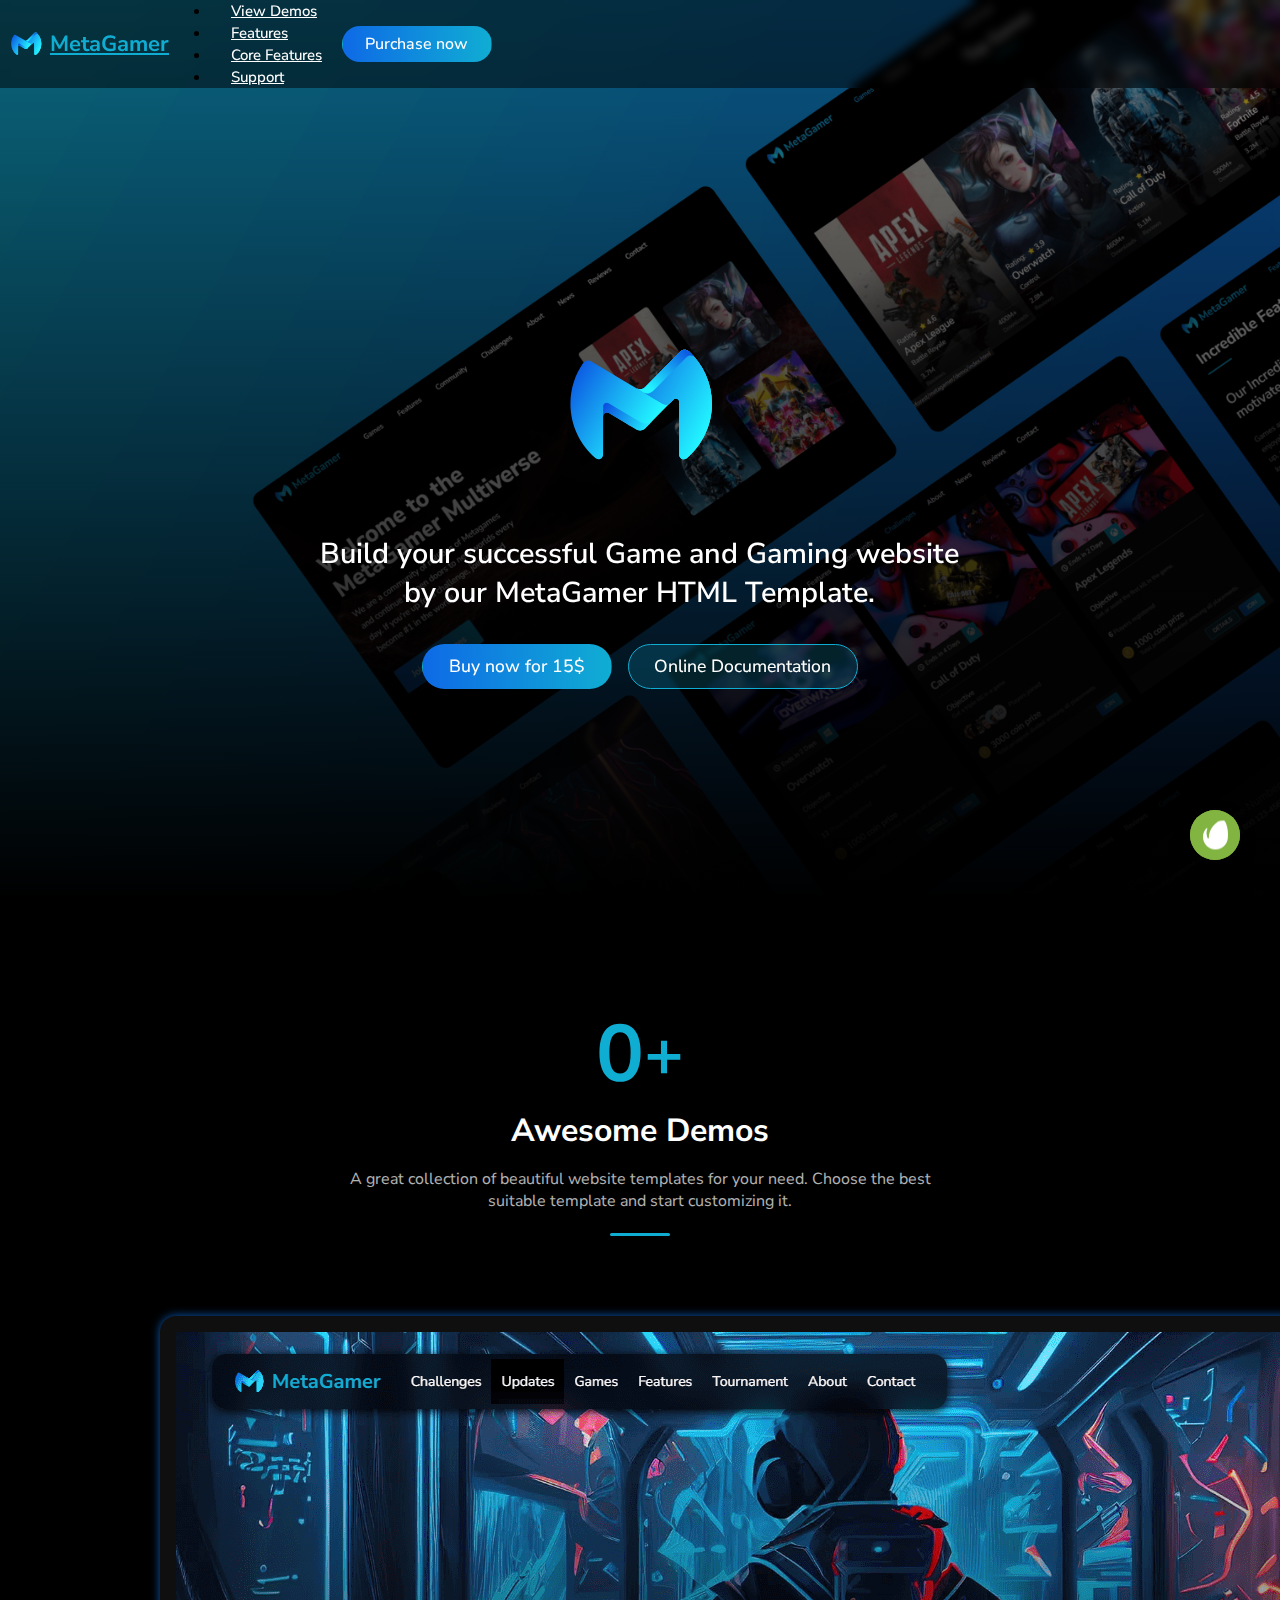
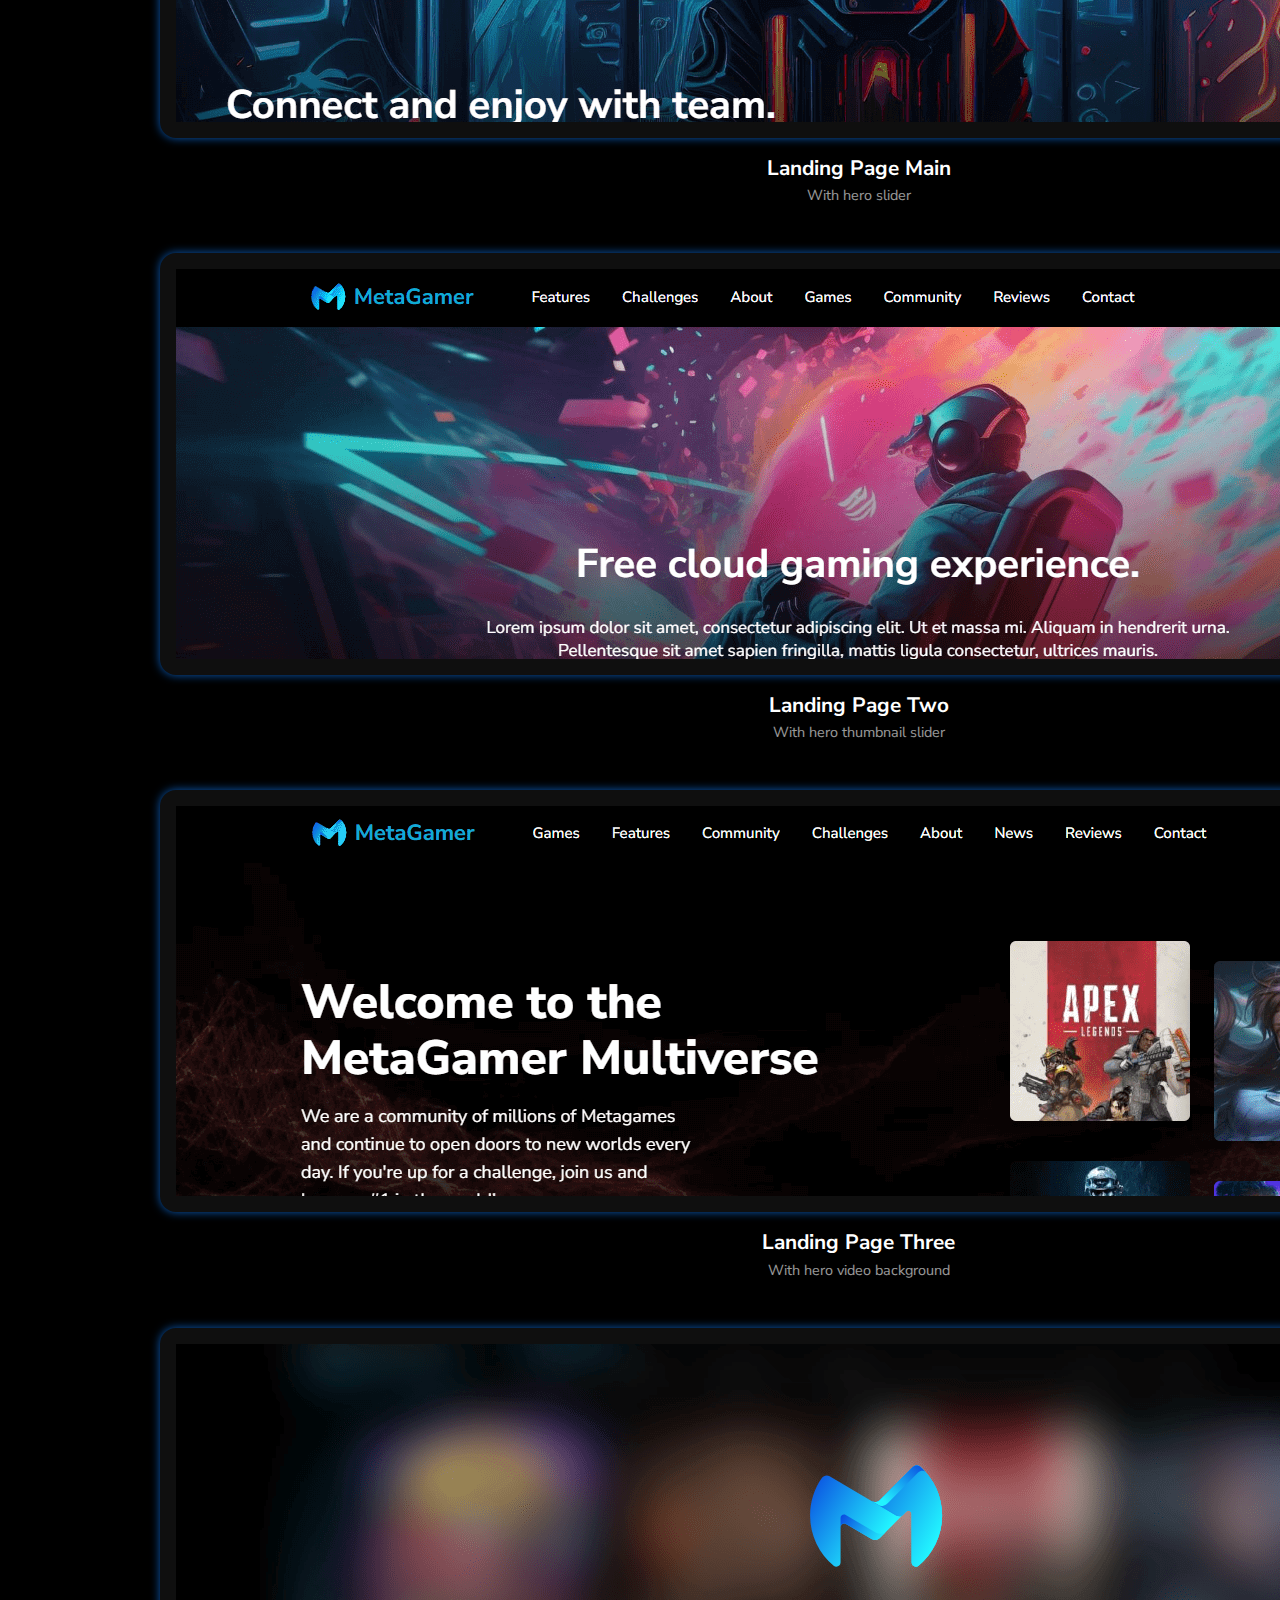
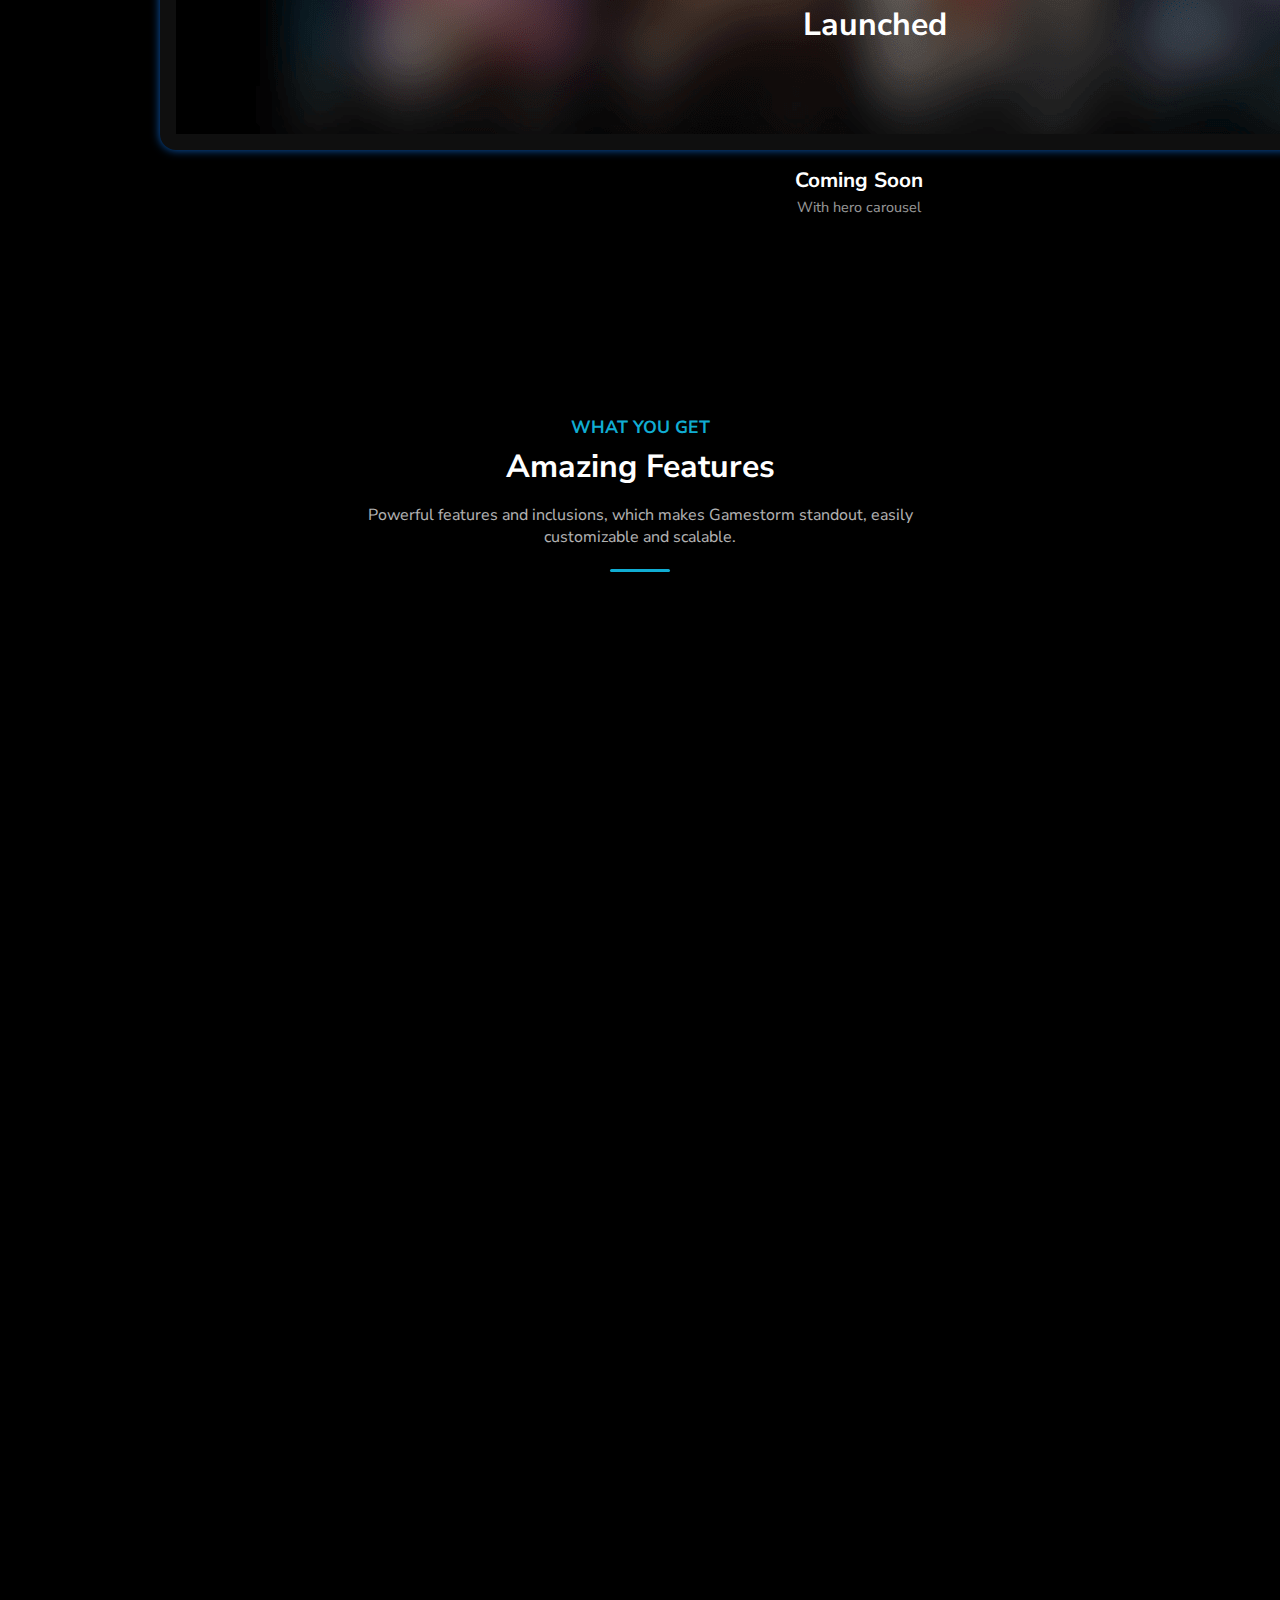
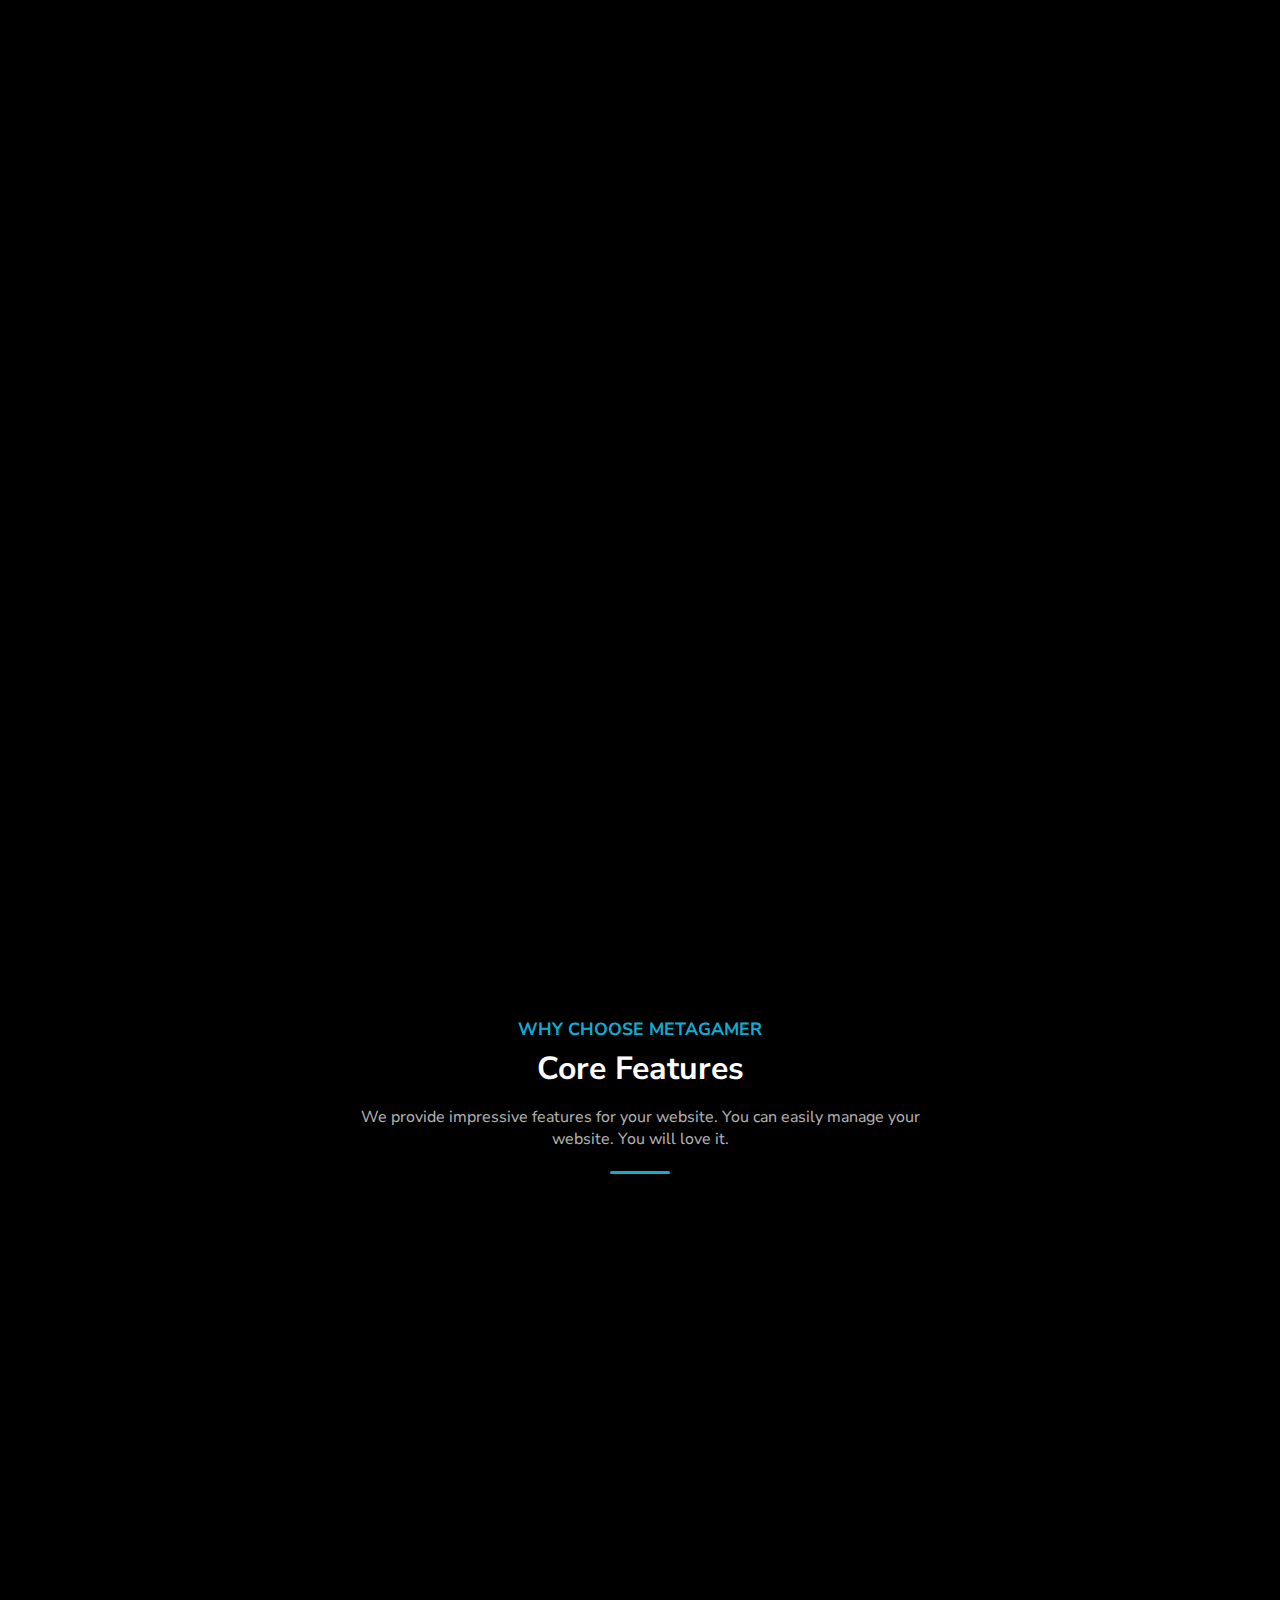
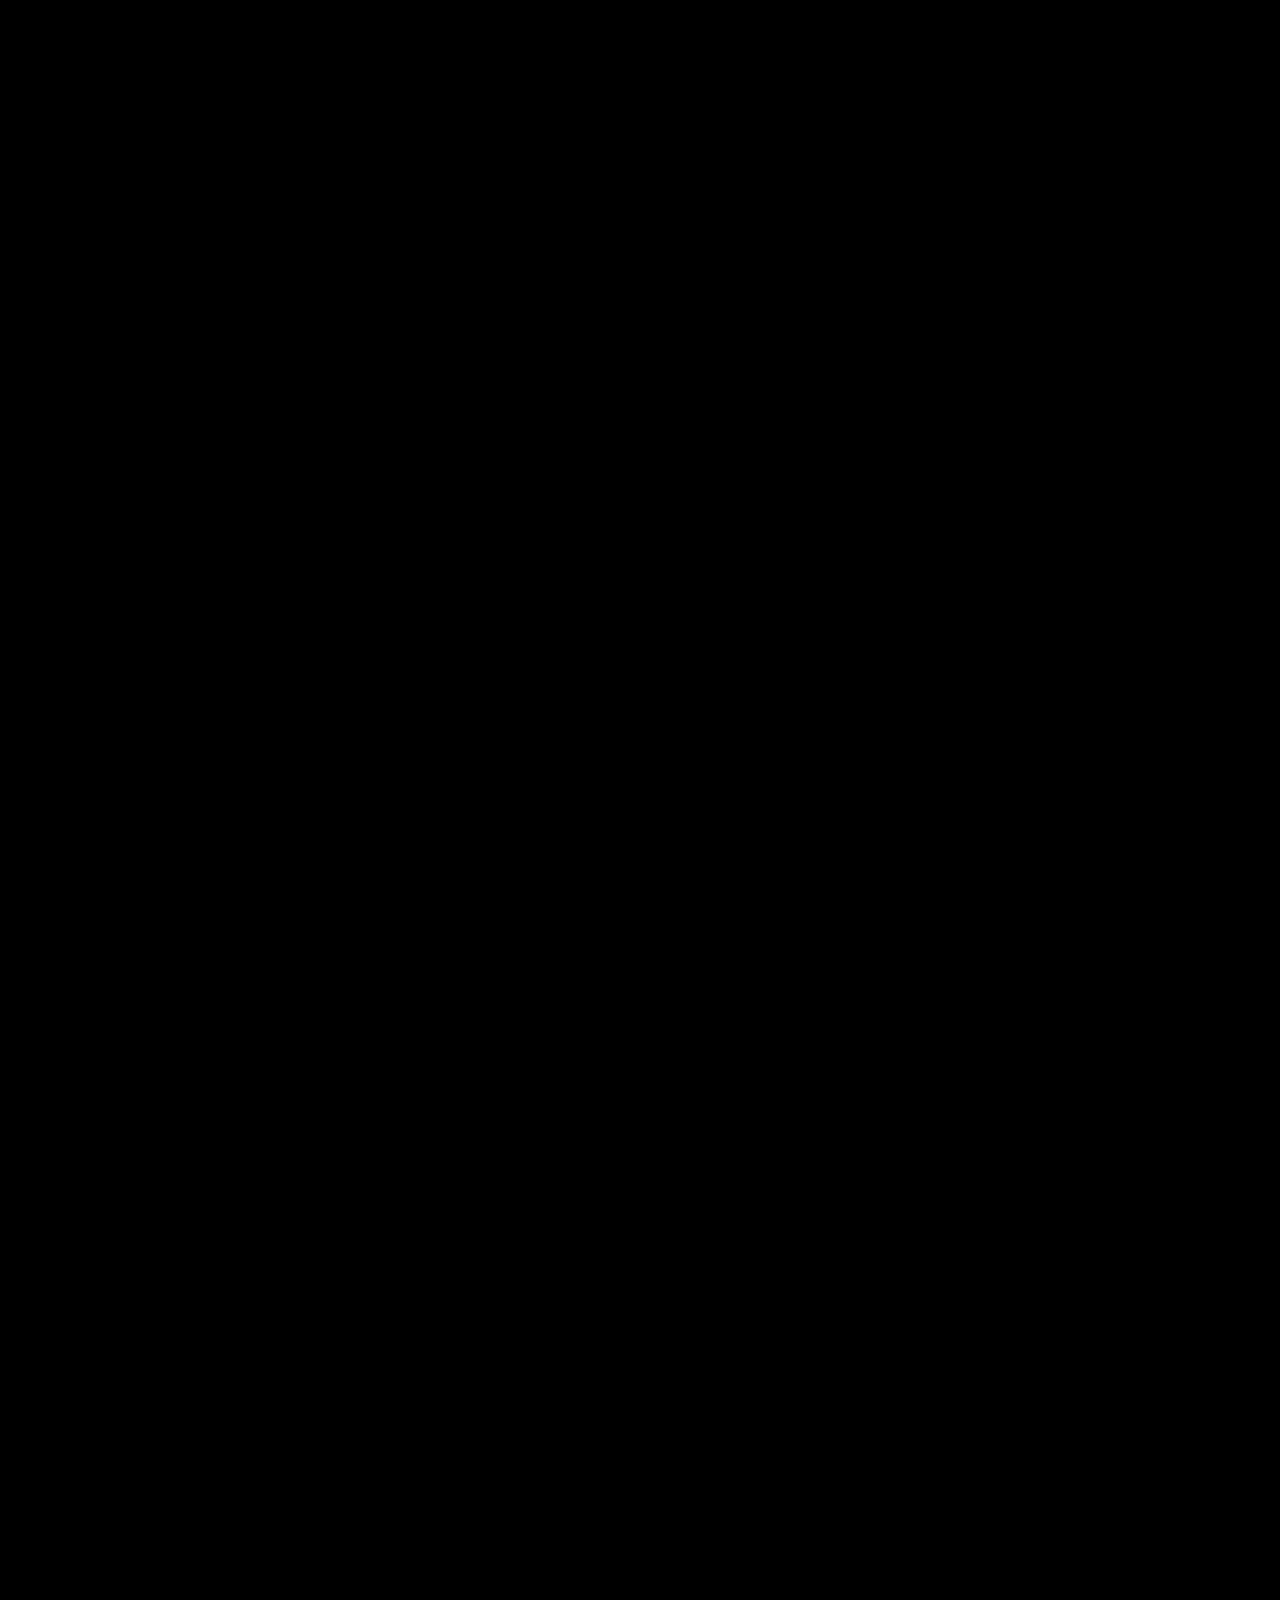
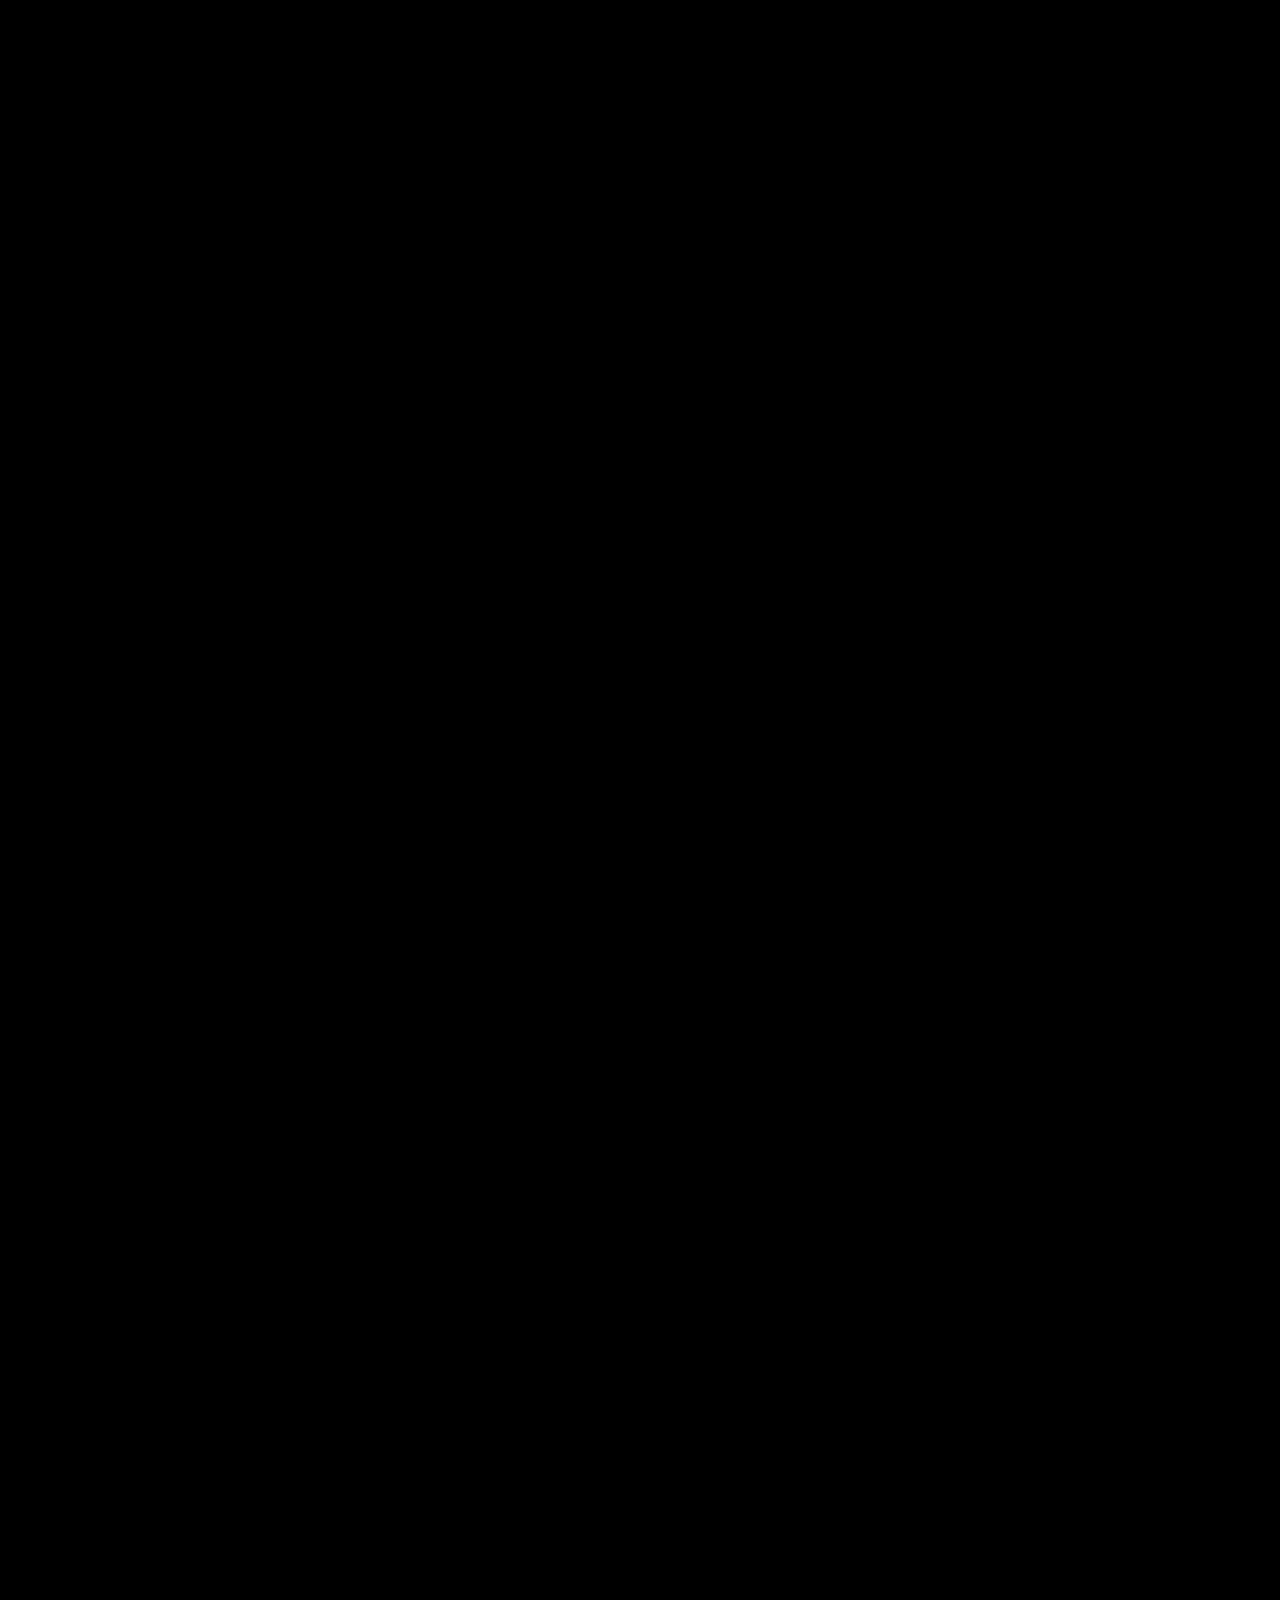
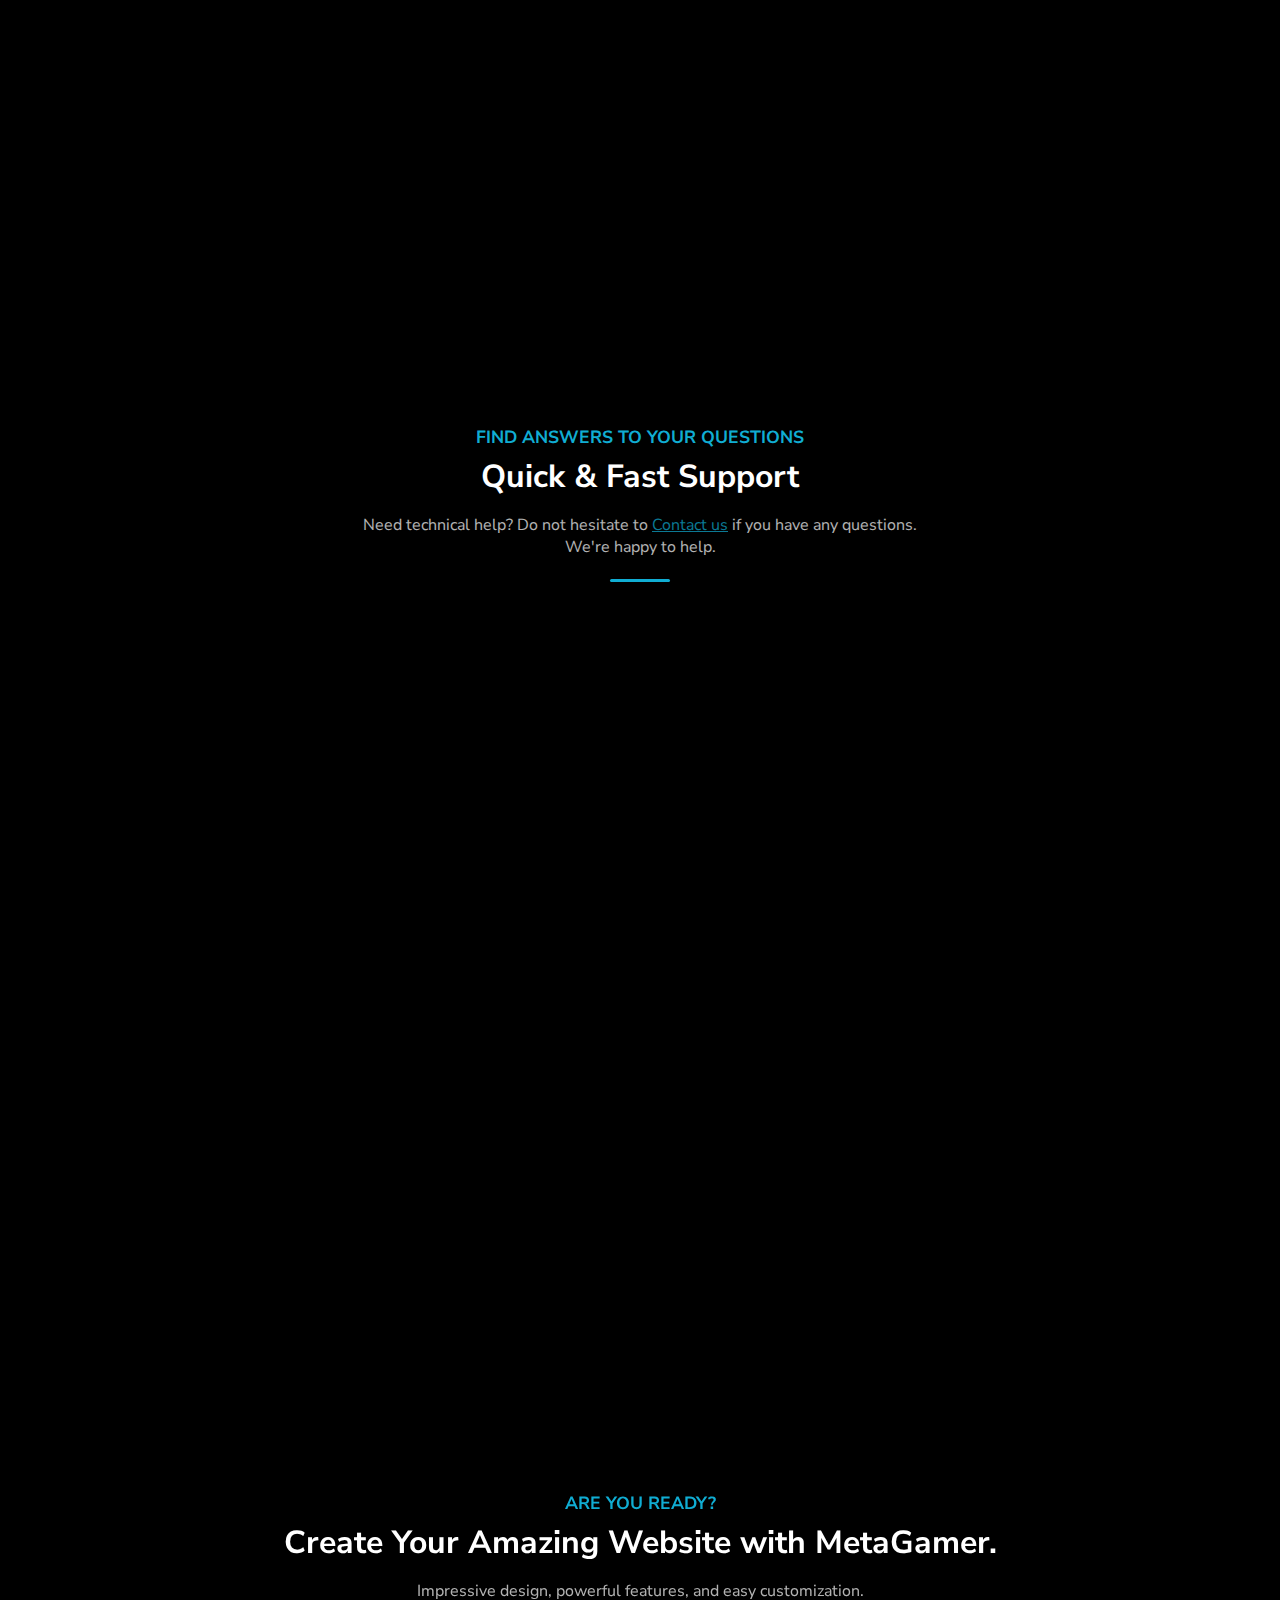
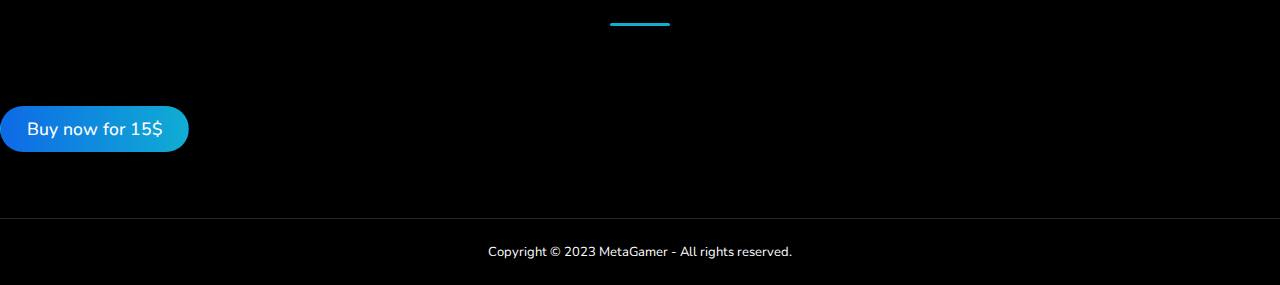
<file: index.html>
<!DOCTYPE html>
<html lang="en">

<head>

    <!-- Meta tags -->
    <meta http-equiv="X-UA-Compatible" content="IE=edge">
    <meta name="viewport" content="width=device-width, initial-scale=1.0">
    <meta http-equiv="Content-Type" content="text/html; charset=utf-8">
    <meta name="description" content="MetaGamer is a Game & Gaming Responsive Landing Page HTML5 Template. If you are thinking about launching a website for your game plans MetaGamer is the best option for this.">
    <meta name="author" content="Alissio">
    <title>MetaGamer - Game & Gaming Responsive Landing HTML5 Template</title>

    <!-- Social media meta tags -->
    <meta property="og:title" content="MetaGamer - Game & Gaming Responsive Landing HTML5 Template" />
    <meta property="og:description" content="If you are thinking about launching a website for your game plans MetaGamer is the best option for this." />
    <meta property="og:url" content="https://metagamer.netlify.app/" />

    <!-- Favicon -->
    <link rel="apple-touch-icon" sizes="180x180" href="./demo/src/assets/img/favicon/apple-touch-icon.png">
    <link rel="icon" type="image/png" sizes="256x256"  href="./demo/src/assets/img/favicon/android-chrome-192x192.png">
    <link rel="icon" type="image/png" sizes="192x192"  href="./demo/src/assets/img/favicon/android-chrome-512x512.png">    
    <link rel="icon" type="image/png" href="./demo/src/assets/img/favicon/favicon.ico">
    <link rel="icon" type="image/png" sizes="32x32" href="./demo/src/assets/img/favicon/favicon-32x32.png">
    <link rel="icon" type="image/png" sizes="16x16" href="./demo/src/assets/img/favicon/favicon-16x16.png">
    <link rel="manifest" href="./demo/src/assets/img/favicon/site.webmanifest">
    <link rel="mask-icon" href="./demo/src/assets/img/favicon/safari-pinned-tab.svg" color="#5bbad5">
    <meta name="msapplication-TileColor" content="#0b1f3c">
    <meta name="theme-color" content="#ffffff">

    <!-- Stylesheets -->
    <link rel="stylesheet" href="https://cdn.jsdelivr.net/npm/bootstrap@5.0.2/dist/css/bootstrap.min.css"
        integrity="sha384-EVSTQN3/azprG1Anm3QDgpJLIm9Nao0Yz1ztcQTwFspd3yD65VohhpuuCOmLASjC" crossorigin="anonymous">
    <link rel="stylesheet" href="demo/src/assets/css/plugins/touch-sideswipe.css" type="text/css">
    <link rel="stylesheet" href="demo/src/assets/css/plugins/aos.css" type="text/css">
    <link rel="stylesheet"
        href="https://fonts.googleapis.com/css2?family=Nunito+Sans:opsz,wght@6..12,300;6..12,400;6..12,500;6..12,600;6..12,700;6..12,800&display=swap"
        type="text/css">
    <link rel="stylesheet" href="demo/src/assets/css/style.css" type="text/css">
</head>

<body>

    <!--========== Loading Overlay ==========-->
    <div class="loading-overlay">
        <div class="spinner">
            <div class="double-bounce1"></div>
            <div class="double-bounce2"></div>
        </div>
    </div>


    <!--========== Main Layout ==========-->
    <div class="layout">

        <!--========== Hero ==========-->
        <div class="hero">
            <div class="hero-container container">
                <div class="hero-content">
                    <img src="./demo/src/assets/img/logo.svg" alt="metagamer" class="hero-logo" data-aos="zoom-in" data-aos-duration="3100">
                    <h1 class="hero-title" data-aos="fade-up" data-aos-duration="3100">Build your successful Game and Gaming website by our MetaGamer HTML Template.</h1>
                    <div class="hero-action">
                        <a href="javascript:void(0)" class="hero-link link-primary" data-aos="fade-up" data-aos-duration="3100">Buy now for 15$</a>
                        <a href="https://metagamer.netlify.app/documentation/" class="hero-link link-outline" data-aos="fade-up" data-aos-duration="3100">Online Documentation</a>
                    </div>
                </div>
            </div>
        </div>
 

        <!--========== Home Section ==========-->
        <section class="layer section" id="home">
            <div class="content">

                <h2 class="title d-none">Home</h2>
                <!--========== Header ==========-->
                <div class="position-relative">
                    <div class="header">
                        <nav class="navbar navbar-expand-lg affix-top">
                            <div class="container">
                                <div class="navbar-container">
                                    <a class="navbar-brand" href="#home">
                                        <img src="demo/src/assets/img/logo.svg" alt="metagamer">
                                        <h2 class="navbar-brand_name">MetaGamer</h2>
                                    </a>
                                    <a href="#cd-nav" class="cd-nav-trigger burger-menu-icon">
                                        <span>Menu</span>
                                    </a>
                                    <div class="collapse navbar-collapse" id="navbarSupportedContent">
                                        <div class="navbar-layout">
                                            <ul class="navbar-nav me-auto mb-2 mb-lg-0">
                                                <li class="nav-item">
                                                    <a class="nav-link demo" href="#demo">View Demos</a>
                                                </li>
                                                <li class="nav-item">
                                                    <a class="nav-link features" href="#features">Features</a>
                                                </li>
                                                <li class="nav-item">
                                                    <a class="nav-link core-features" href="#core-features">Core Features</a>
                                                </li>
                                                <li class="nav-item">
                                                    <a class="nav-link support" href="#support">Support</a>
                                                </li>
                                            </ul>
                                            <a href="javascript:void(0)" class="nav-btn link-primary">Purchase now</a>
                                        </div>
                                    </div>
                                </div>
                            </div>
                        </nav>
                    </div>
                </div>
            </div>
        </section>


        <!--========== Demo Preview Section ==========-->
        <section class="section" id="demo">
            <div class="container">
                <div class="title-block">
                    <div class="demo-counter">
                        <span class="demo-value" id="value">0</span>
                        <sup>+</sup>
                    </div>
                    <h2 class="title">Awesome Demos</h2>
                    <p class="title-bottom">A great collection of beautiful website templates for your need. Choose the best suitable template and start customizing it.</p>
                </div>
                <div class="demo-list">
                    <div class="row">
                        <div class="col-md-6">
                            <a href="https://metagamer.netlify.app/home1" class="demo-item">
                                <div class="demo-preview">
                                    <div class="demo-cover">
                                        <img src="./demo/src/assets/img/preview/preview1.png" class="w-100" alt="preview1">
                                    </div>
                                </div>
                                <div class="demo-details">
                                    <h3 class="demo-title">Landing Page Main</h3>  
                                    <p class="demo-text">With hero slider</p>
                                </div>
                            </a>
                        </div>
                        <div class="col-md-6">
                            <a href="https://metagamer.netlify.app/home2" class="demo-item">
                                <div class="demo-preview">
                                    <div class="demo-cover">
                                        <img src="./demo/src/assets/img/preview/preview2.png" class="w-100" alt="preview2">
                                    </div>
                                </div>
                                <div class="demo-details">
                                    <h3 class="demo-title">Landing Page Two</h3>  
                                    <p class="demo-text">With hero thumbnail slider</p>
                                </div>
                            </a>
                        </div>
                        <div class="col-md-6">
                            <a href="https://metagamer.netlify.app/home3" class="demo-item">
                                <div class="demo-preview">
                                    <div class="demo-cover">
                                        <img src="./demo/src/assets/img/preview/preview3.png" class="w-100" alt="preview3">
                                    </div>
                                </div>
                                <div class="demo-details">
                                    <h3 class="demo-title">Landing Page Three</h3>  
                                    <p class="demo-text">With hero video background</p>
                                </div>
                            </a>
                        </div>
                        <div class="col-md-6">
                            <div class="demo-item">
                                <div class="demo-preview">
                                    <div class="demo-cover">
                                        <img src="./demo/src/assets/img/preview/preview4.png" class="w-100" alt="preview4">
                                    </div>
                                    <div class="demo-coming">
                                        <img src="./demo/src/assets/img/logo.svg" alt="metagamer" class="demo-logo">
                                        <div class="demo-timer" id="countdown">
                                            <div class="demo-timer_item">
                                                <div class="days"></div>
                                                <span>Days</span>
                                            </div>
                                            <div class="demo-timer_item">
                                                <div class="hours"></div>
                                                <span>Hours</span>
                                            </div>
                                            <div class="demo-timer_item">
                                                <div class="minutes"></div>
                                                <span>Minutes</span>
                                            </div>
                                            <div class="demo-timer_item">
                                                <div class="seconds"></div>
                                                <span>Seconds</span>
                                            </div>
                                        </div>
                                    </div>

                                </div>
                                <div class="demo-details">
                                    <h3 class="demo-title">Coming Soon</h3>  
                                    <p class="demo-text">With hero carousel</p>
                                </div>
                            </div>
                        </div>
                    </div>
                </div>
            </div>
        </section>


        <!--========== Features Section ==========-->
        <section class="section" id="features">
            <div class="container">
                <div class="title-block">
                    <h3 class="title-top">What you get</h3>
                    <h2 class="title">Amazing Features</h2>
                    <p class="title-bottom">Powerful features and inclusions, which makes Gamestorm standout, easily customizable and scalable.</p>
                </div>
                <div class="row">
                    <div class="col-lg-4" data-aos="fade-up" data-aos-duration="2000">
                        <div class="feat-card" data-aos="fade-up">
                            <img src="./demo/src/assets/img/features/design.png" class="feat-icon" alt="design">
                            <h4 class="feat-name">Beautifully Designed</h4>
                            <p class="feat-desc">MetaGamer template comes with a huge layout of beautifully designed.</p>
                        </div>
                    </div>
                    <div class="col-lg-4" data-aos="fade-up" data-aos-duration="2000">
                        <div class="feat-card" data-aos="fade-up">
                            <img src="./demo/src/assets/img/features/customize.png" class="feat-icon" alt="customize">
                            <h4 class="feat-name">Easy to Customize</h4>
                            <p class="feat-desc">You will be able to modify any part of the template. Spend less time to customize.</p>
                        </div>
                    </div>
                    <div class="col-lg-4" data-aos="fade-up" data-aos-duration="2000">
                        <div class="feat-card" data-aos="fade-up">
                            <img src="./demo/src/assets/img/features/responsive.png" class="feat-icon" alt="responsive">
                            <h4 class="feat-name">Fully Responsive</h4>
                            <p class="feat-desc">We've made the template fully responsive and easily compilable with all devices.</p>
                        </div>
                    </div>
                    <div class="col-lg-4" data-aos="fade-up" data-aos-duration="2000">
                        <div class="feat-card" data-aos="fade-up">
                            <img src="./demo/src/assets/img/features/support.png" class="feat-icon" alt="support">
                            <h4 class="feat-name">Friendly Support</h4>
                            <p class="feat-desc">Our support staff is ready to answer all your questions 7 days a week.</p>
                        </div>
                    </div>
                    <div class="col-lg-4" data-aos="fade-up" data-aos-duration="2400">
                        <div class="feat-card">
                            <img src="./demo/src/assets/img/features/browser.png" class="feat-icon" alt="browser">
                            <h4 class="feat-name">Cross Browser Tested</h4>
                            <p class="feat-desc">It works across different browsers as expected and degrades gracefully.</p>
                        </div>
                    </div>
                    <div class="col-lg-4" data-aos="fade-up" data-aos-duration="2400">
                        <div class="feat-card">
                            <img src="./demo/src/assets/img/features/modern.png" class="feat-icon" alt="modern">
                            <h4 class="feat-name">Clean and Modern</h4>
                            <p class="feat-desc">Through nuanced stakeholder relations and astute partnership building.</p>
                        </div>
                    </div>
                </div>
            </div>
        </section>


        <!--========== Core Features Section ==========-->
        <section class="section" id="core-features">
            <div class="container">
                <div class="title-block">
                    <h3 class="title-top">Why choose MetaGamer</h3>
                    <h2 class="title">Core Features</h2>
                    <p class="title-bottom">We provide impressive features for your website. You can easily manage your website. You will love it.</p>
                </div>
                <div class="row feat-list">
                    <div class="col-lg-3" data-aos="fade-up" data-aos-duration="2000">
                        <div class="feat-card" data-aos="fade-up">
                            <img src="./demo/src/assets/img/features/bootstrap.png" class="feat-icon" alt="bootstrap">
                            <h4 class="feat-name">Bootstrap V5.0.2</h4>
                            <p class="feat-desc">This outsourcing CSS design file is an open source toolkit for developing with HTML, CSS and JS.</p>
                        </div>
                    </div>
                    <div class="col-lg-3" data-aos="fade-up" data-aos-duration="2000">
                        <div class="feat-card" data-aos="fade-up">
                            <img src="./demo/src/assets/img/features/scss.png" class="feat-icon" alt="scss">
                            <h4 class="feat-name">SCSS Support</h4>
                            <p class="feat-desc">Sass is the most stable and powerful professional grade CSS extension language in the world.</p>
                        </div>
                    </div>
                    <div class="col-lg-3" data-aos="fade-up" data-aos-duration="2000">
                        <div class="feat-card" data-aos="fade-up">
                            <img src="./demo/src/assets/img/features/flat-icon.png" class="feat-icon" alt="flat-icon">
                            <h4 class="feat-name">Flat Icon</h4>
                            <p class="feat-desc">Flaticon is home to many talented icon designers.</p>
                        </div>
                    </div>
                    <div class="col-lg-3" data-aos="fade-up" data-aos-duration="2000">
                        <div class="feat-card" data-aos="fade-up">
                            <img src="./demo/src/assets/img/features/slick.png" class="feat-icon" alt="slick-slider">
                            <h4 class="feat-name">Slick Slider</h4>
                            <p class="feat-desc">Slick Slider is a responsive carousel jQuery plugin that supports multiple breakpoints, CSS3 transitions.</p>
                        </div>
                    </div>
                    <div class="col-lg-3" data-aos="fade-up" data-aos-duration="2400">
                        <div class="feat-card">
                            <img src="./demo/src/assets/img/features/aos.png" class="feat-icon" alt="aos">
                            <h4 class="feat-name">AOS</h4>
                            <p class="feat-desc">AOS is a small library to animate elements on your page as you scroll.</p>
                        </div>
                    </div>
                    <div class="col-lg-3" data-aos="fade-up" data-aos-duration="2400">
                        <div class="feat-card">
                            <img src="./demo/src/assets/img/features/css3.png" class="feat-icon" alt="css3">
                            <h4 class="feat-name">Css3</h4>
                            <p class="feat-desc">CSS is a style sheet language used for describing the look and formatting of a document.</p>
                        </div>
                    </div>
                    <div class="col-lg-3" data-aos="fade-up" data-aos-duration="2400">
                        <div class="feat-card">
                            <img src="./demo/src/assets/img/features/html5.png" class="feat-icon" alt="html5">
                            <h4 class="feat-name">Html5</h4>
                            <p class="feat-desc">HTML5 is a markup language used for structuring and presenting content on the WWW.</p>
                        </div>
                    </div>
                    <div class="col-lg-3" data-aos="fade-up" data-aos-duration="2400">
                        <div class="feat-card">
                            <img src="./demo/src/assets/img/features/jquery.png" class="feat-icon" alt="jquery">
                            <h4 class="feat-name">Jquery</h4>
                            <p class="feat-desc">jQuery is a fast, small, and feature-rich JavaScript library.</p>
                        </div>
                    </div>
                    <div class="col-lg-3" data-aos="fade-up" data-aos-duration="2400">
                        <div class="feat-card">
                            <img src="./demo/src/assets/img/features/w3c-validation.png" class="feat-icon" alt="w3c-validation">
                            <h4 class="feat-name">W3C Validation</h4>
                            <p class="feat-desc">This validator checks the markup validity of Web documents in HTML, XHTML, SMIL, MathML, etc.</p>
                        </div>
                    </div>
                    <div class="col-lg-3" data-aos="fade-up" data-aos-duration="2400">
                        <div class="feat-card">
                            <img src="./demo/src/assets/img/features/fully-responsive.png" class="feat-icon" alt="fully-responsive">
                            <h4 class="feat-name">Fully Responsive</h4>
                            <p class="feat-desc">Responsive is an approach to web design that aims to make web pages render well on a variety of devices.</p>
                        </div>
                    </div>
                    <div class="col-lg-3" data-aos="fade-up" data-aos-duration="2400">
                        <div class="feat-card">
                            <img src="./demo/src/assets/img/features/code.png" class="feat-icon" alt="clean-code">
                            <h4 class="feat-name">Clean Code</h4>
                            <p class="feat-desc">Code is clean if it can be understood easily – by everyone on the team.</p>
                        </div>
                    </div>
                    <div class="col-lg-3" data-aos="fade-up" data-aos-duration="2400">
                        <div class="feat-card">
                            <img src="./demo/src/assets/img/features/google-font.png" class="feat-icon" alt="google-font">
                            <h4 class="feat-name">Google Font</h4>
                            <p class="feat-desc">Google Fonts makes it easy to bring personality and performance to your websites.</p>
                        </div>
                    </div>
                </div>
            </div>
        </section>


        <!--========== Support Section ==========-->
        <section class="section" id="support">
            <div class="container">
                <div class="title-block">
                    <h3 class="title-top">Find Answers To Your Questions</h3>
                    <h2 class="title">Quick & Fast Support</h2>
                    <p class="title-bottom">Need technical help? Do not hesitate to <a href="https://themeforest.net/user/alissio">Contact us</a> if you have any questions. We're happy to help.</p>
                </div>
                <div class="row support-list">
                    <div class="col-lg-6" data-aos="fade-up" data-aos-duration="2000">
                        <div class="feat-card" data-aos="fade-up">
                            <img src="./demo/src/assets/img/support/document.png" class="feat-icon" alt="detailed-document">
                            <h4 class="feat-name">Detailed Document</h4>
                            <p class="feat-desc">Our documentation is as thorough as possible. Each templates option is detailed and easy to follow.</p>
                        </div>
                    </div>
                    <div class="col-lg-6" data-aos="fade-up" data-aos-duration="2000">
                        <div class="feat-card" data-aos="fade-up">
                            <img src="./demo/src/assets/img/support/24-hours-support.png" class="feat-icon" alt="premium-support">
                            <h4 class="feat-name">Premium Support</h4>
                            <p class="feat-desc">We offer a dedicated & friendly support. We will try to reply as fast as we can. We're happy to help.</p>
                        </div>
                    </div>
                </div>
            </div>
            <div class="container mt-15">
                <div class="title-block">
                    <h3 class="title-top">Are You Ready?</h3>
                    <h2 class="title">Create Your Amazing Website with MetaGamer.</h2>
                    <p class="title-bottom">Impressive design, powerful features, and easy customization.</p>
                </div>
                <div class="text-center">
                    <a href="javascript:void(0)" class="hero-link link-primary">Buy now for 15$</a>
                </div>
            </div>
        </section>
        
        <div class="container">
            <div class="fcopy">
                <p class="fcopy-info">Copyright © 2023 MetaGamer - All rights reserved.</p>
            </div>
        </div>
    </div>


    <!--========== Envato Buy Now Button ==========-->
    <a href="" class="buy-now" target="_blank">
        <img src="./demo/src/assets/img/envato.png" alt="envato">
    </a>


    <!--========== Scroll Up ==========-->
    <div class="scroll-up">
        <span class="scroll-up_text">Back to top</span>
        <div class="scroll-up_bar" id="scrollH"></div>
    </div>


    <!--========== Mobile Menu ==========-->
    <nav class="cd-nav-container burger-menu" id="cd-nav">
        <div class="rmenu_header">
            <div class="rmenu_header-left">
                <a class="navbar-brand rmenu_logo" href="#home">
                    <img src="demo/src/assets/img/logo.svg" alt="metagamer">
                    <span>MetaGamer</span>
                </a>
                <div class="cd-close-nav">Close</div>
            </div>
        </div>
        <ul class="rmenu_list">
            <li><a class="page-scroll" href="#demo">View Demos</a></li>
            <li><a class="page-scroll" href="#features">Features</a></li>
            <li><a class="page-scroll" href="#core-features">Core Features</a></li>
            <li><a class="page-scroll" href="#support">Support</a></li>
        </ul>
    </nav>
    <div class="cd-overlay"></div>


    <!-- JavaScripts -->
    <script src="https://cdn.jsdelivr.net/npm/bootstrap@5.0.2/dist/js/bootstrap.min.js"
        integrity="sha384-cVKIPhGWiC2Al4u+LWgxfKTRIcfu0JTxR+EQDz/bgldoEyl4H0zUF0QKbrJ0EcQF"
        crossorigin="anonymous"></script>
    <script src="demo/src/assets/js/plugins/jquery-2.1.1.min.js"></script>
    <script src="demo/src/assets/js/plugins/jquery.mousewheel.min.js"></script>
    <script src="demo/src/assets/js/plugins/jquery.easing.min.js"></script>
    <script src="demo/src/assets/js/plugins/aos.js"></script> <!-- AOS 2.3.1 -->
    <script src="demo/src/assets/js/main.js"></script>
</body>

</html>
</file>
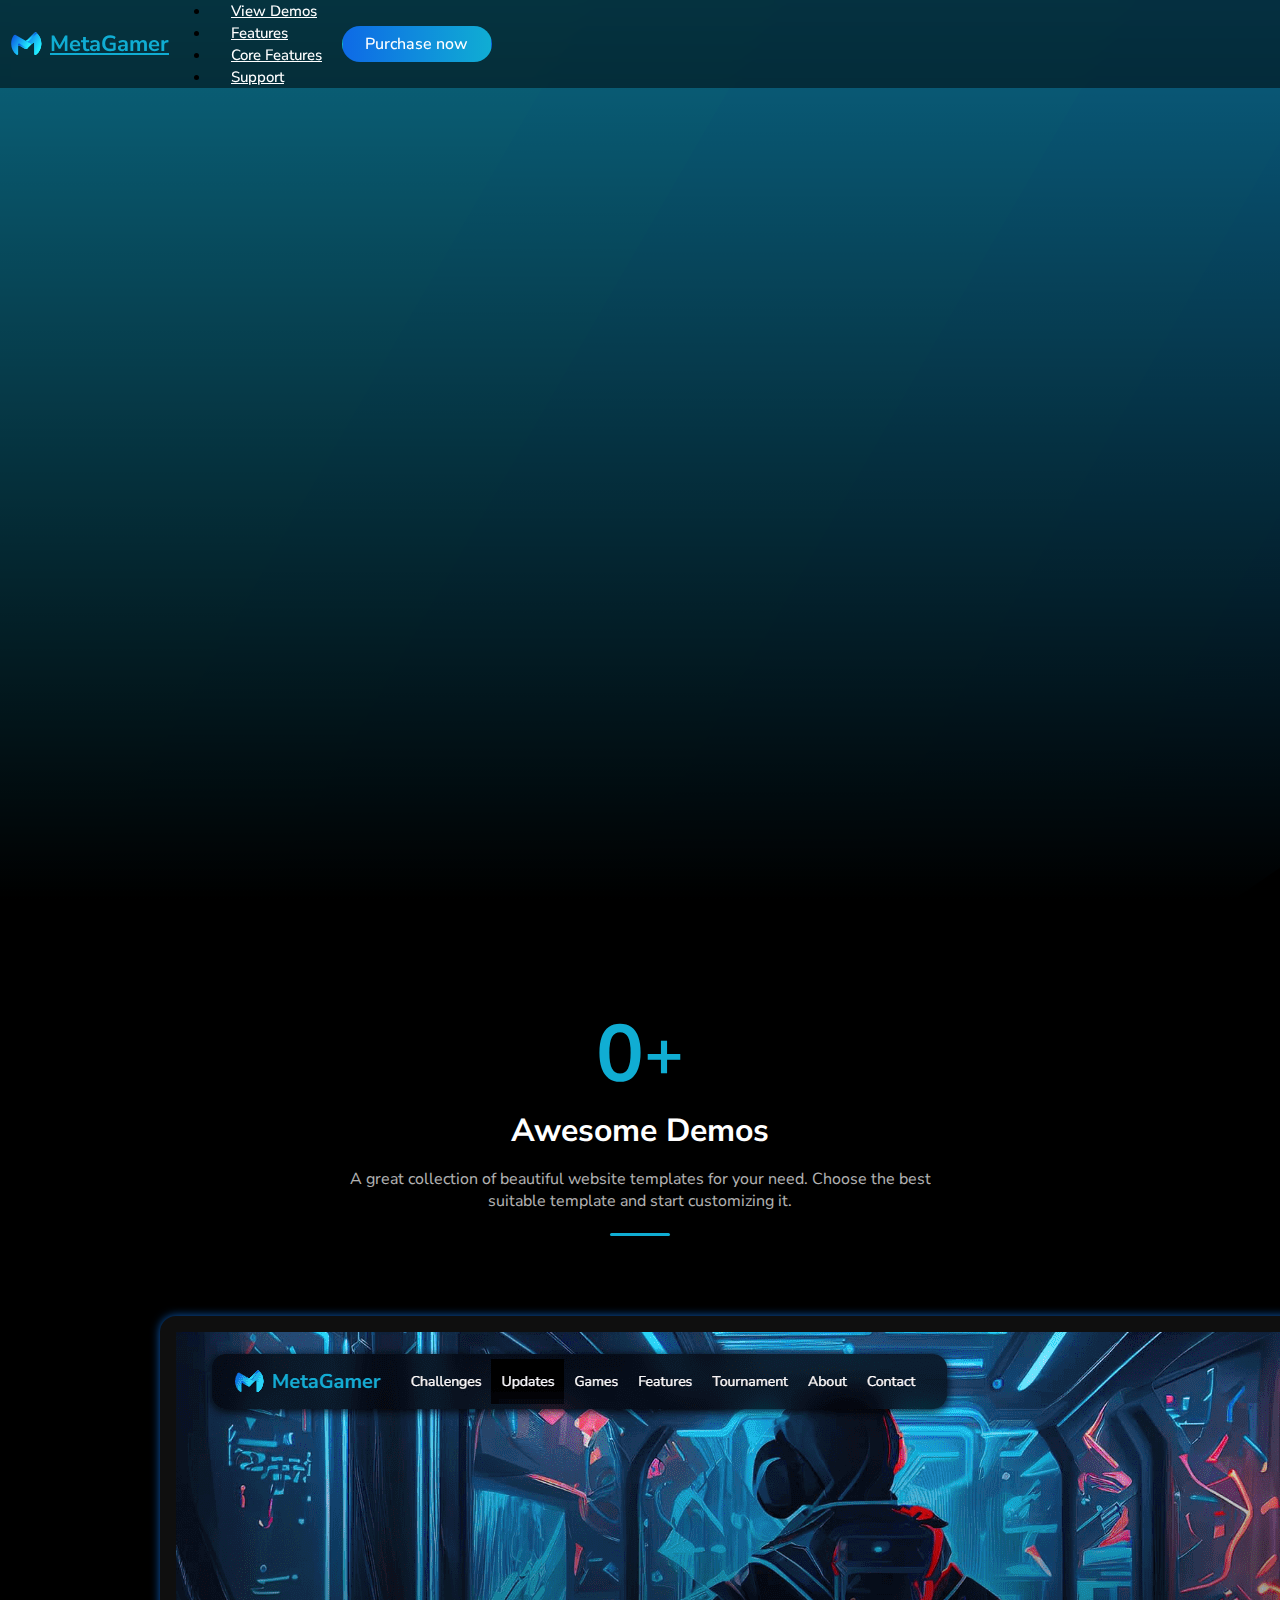
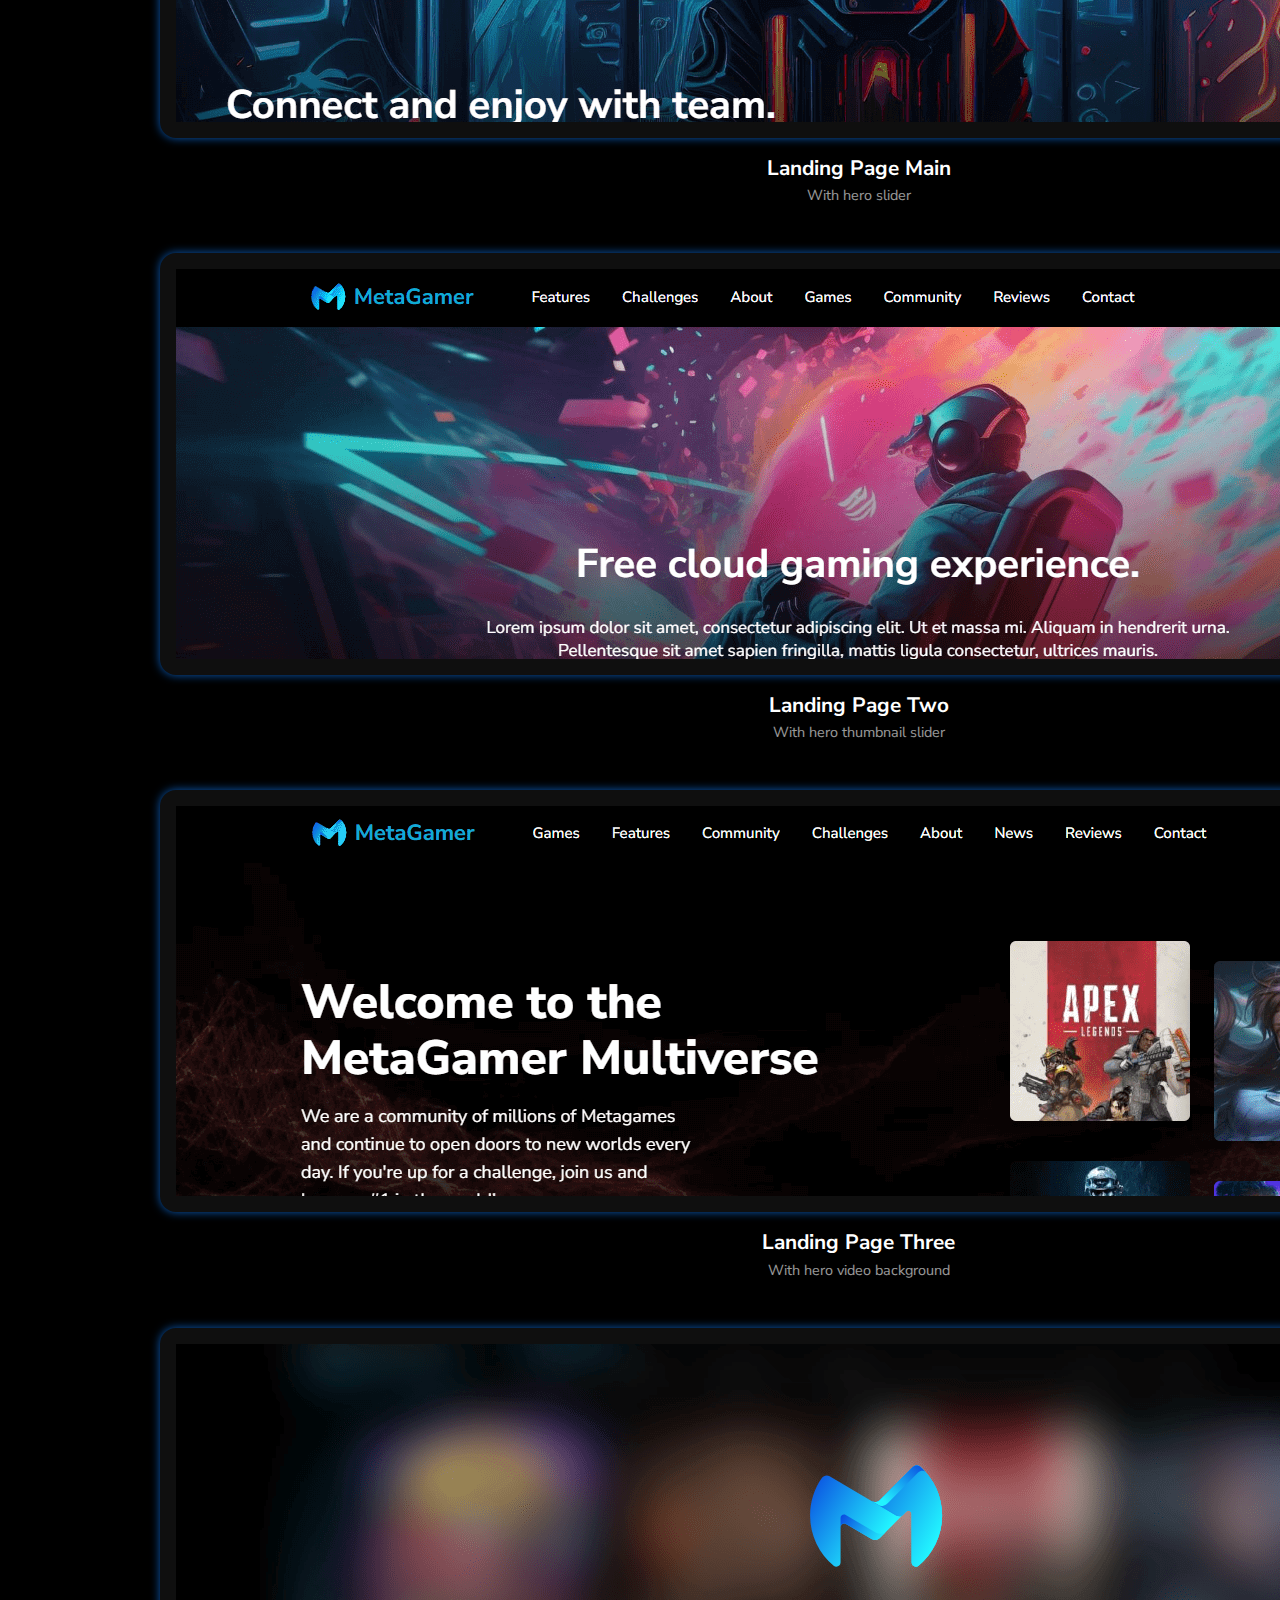
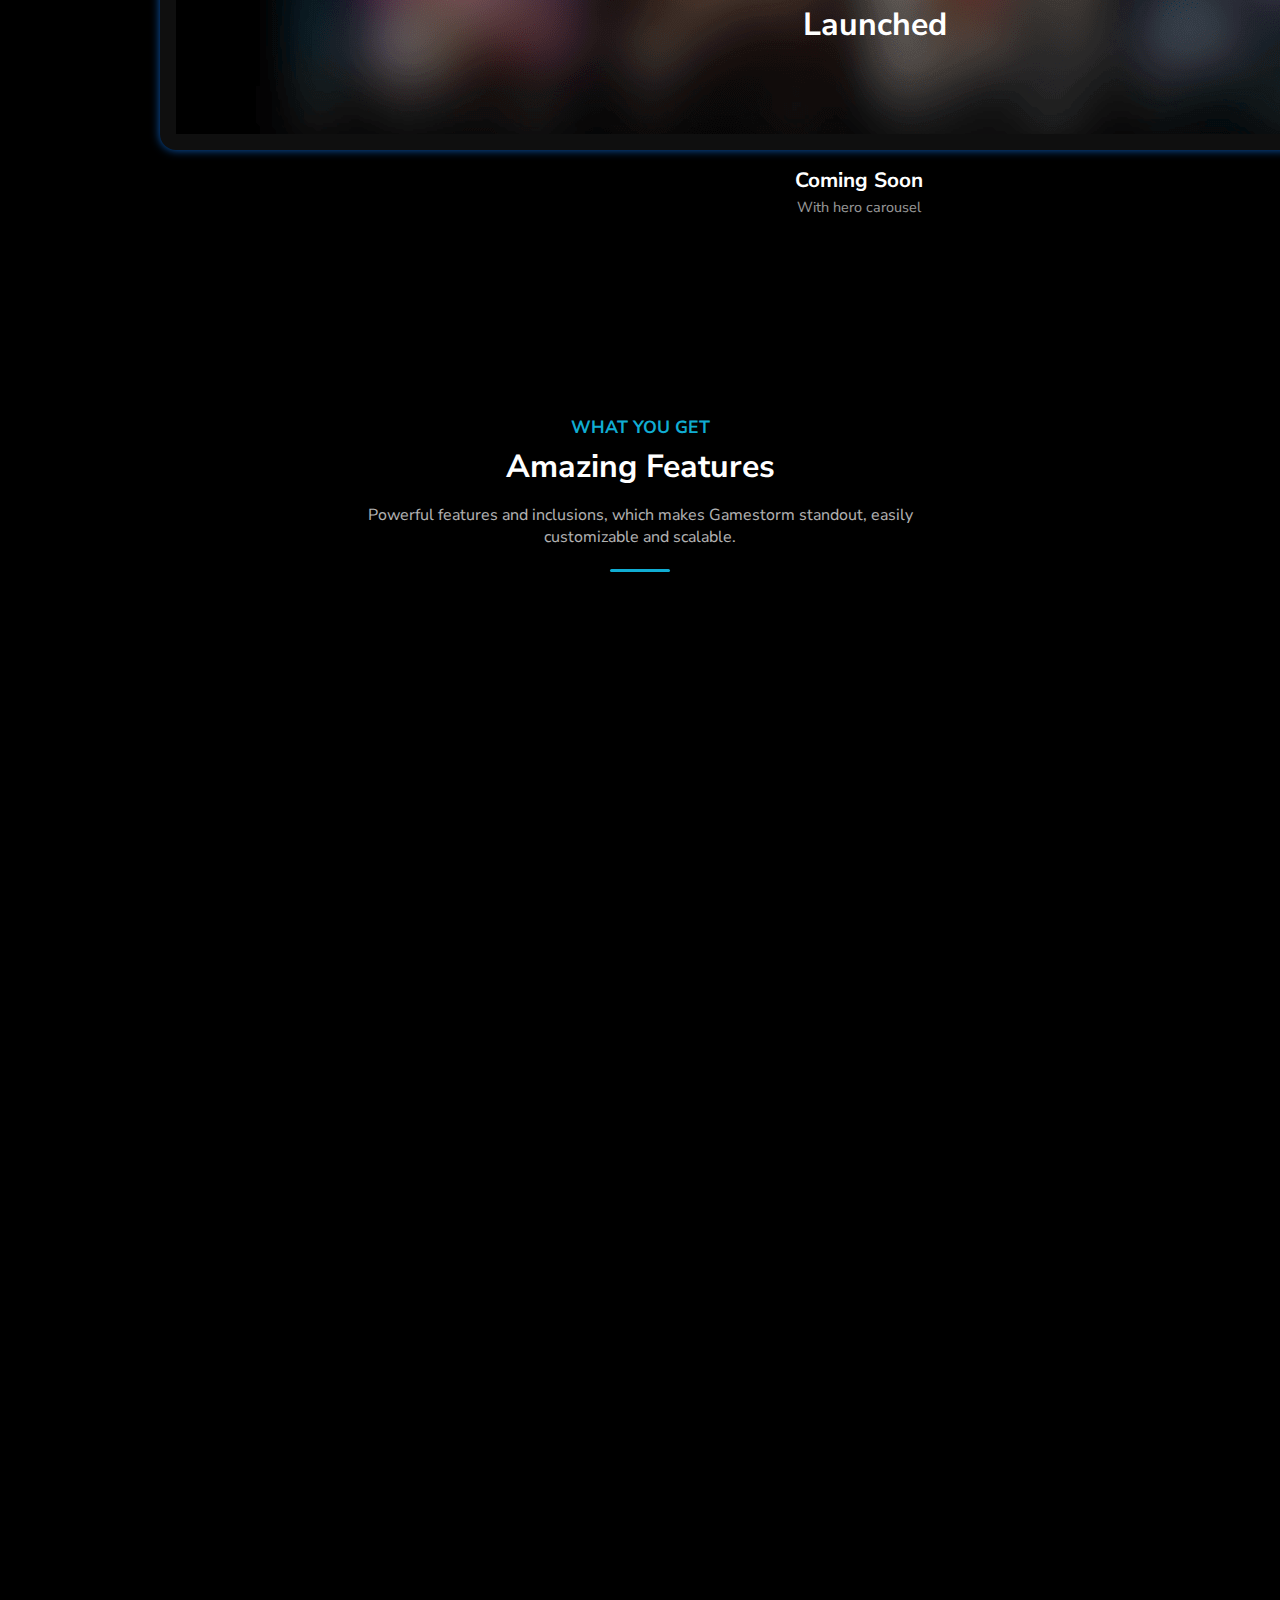
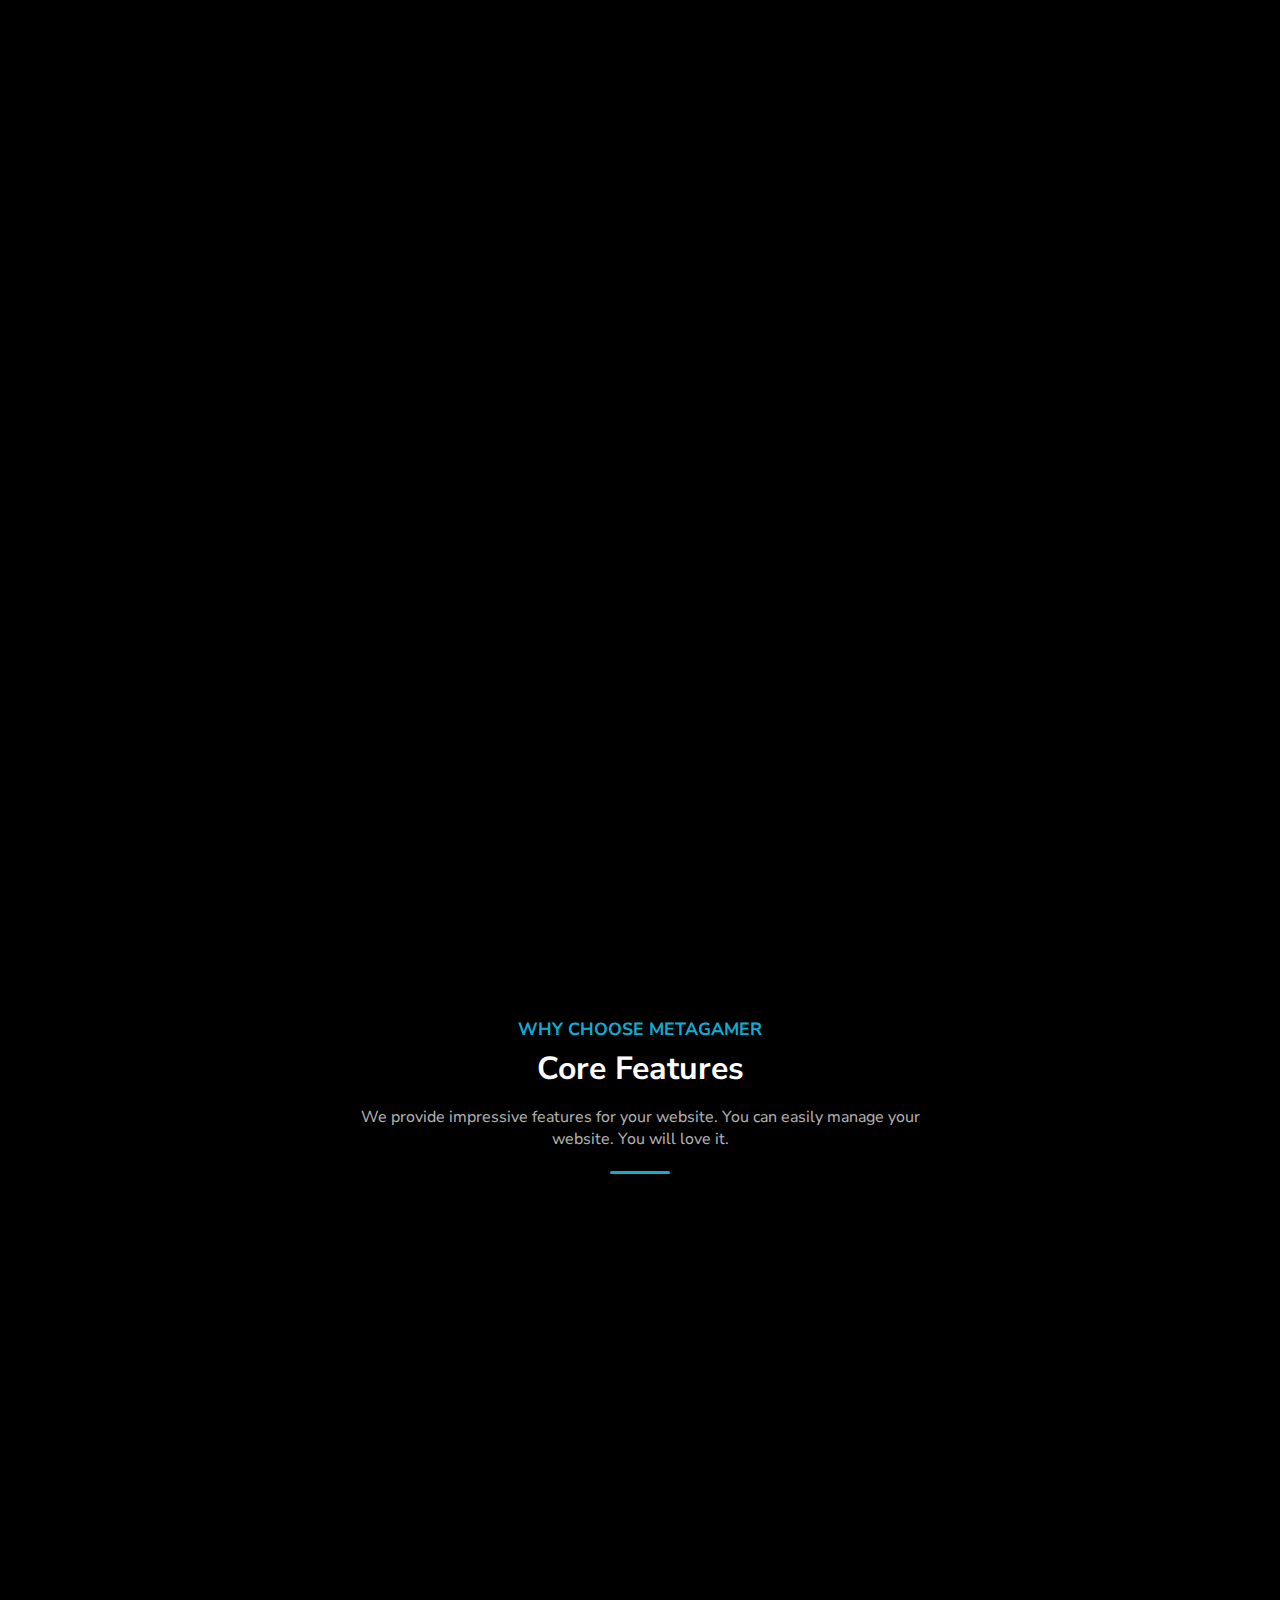
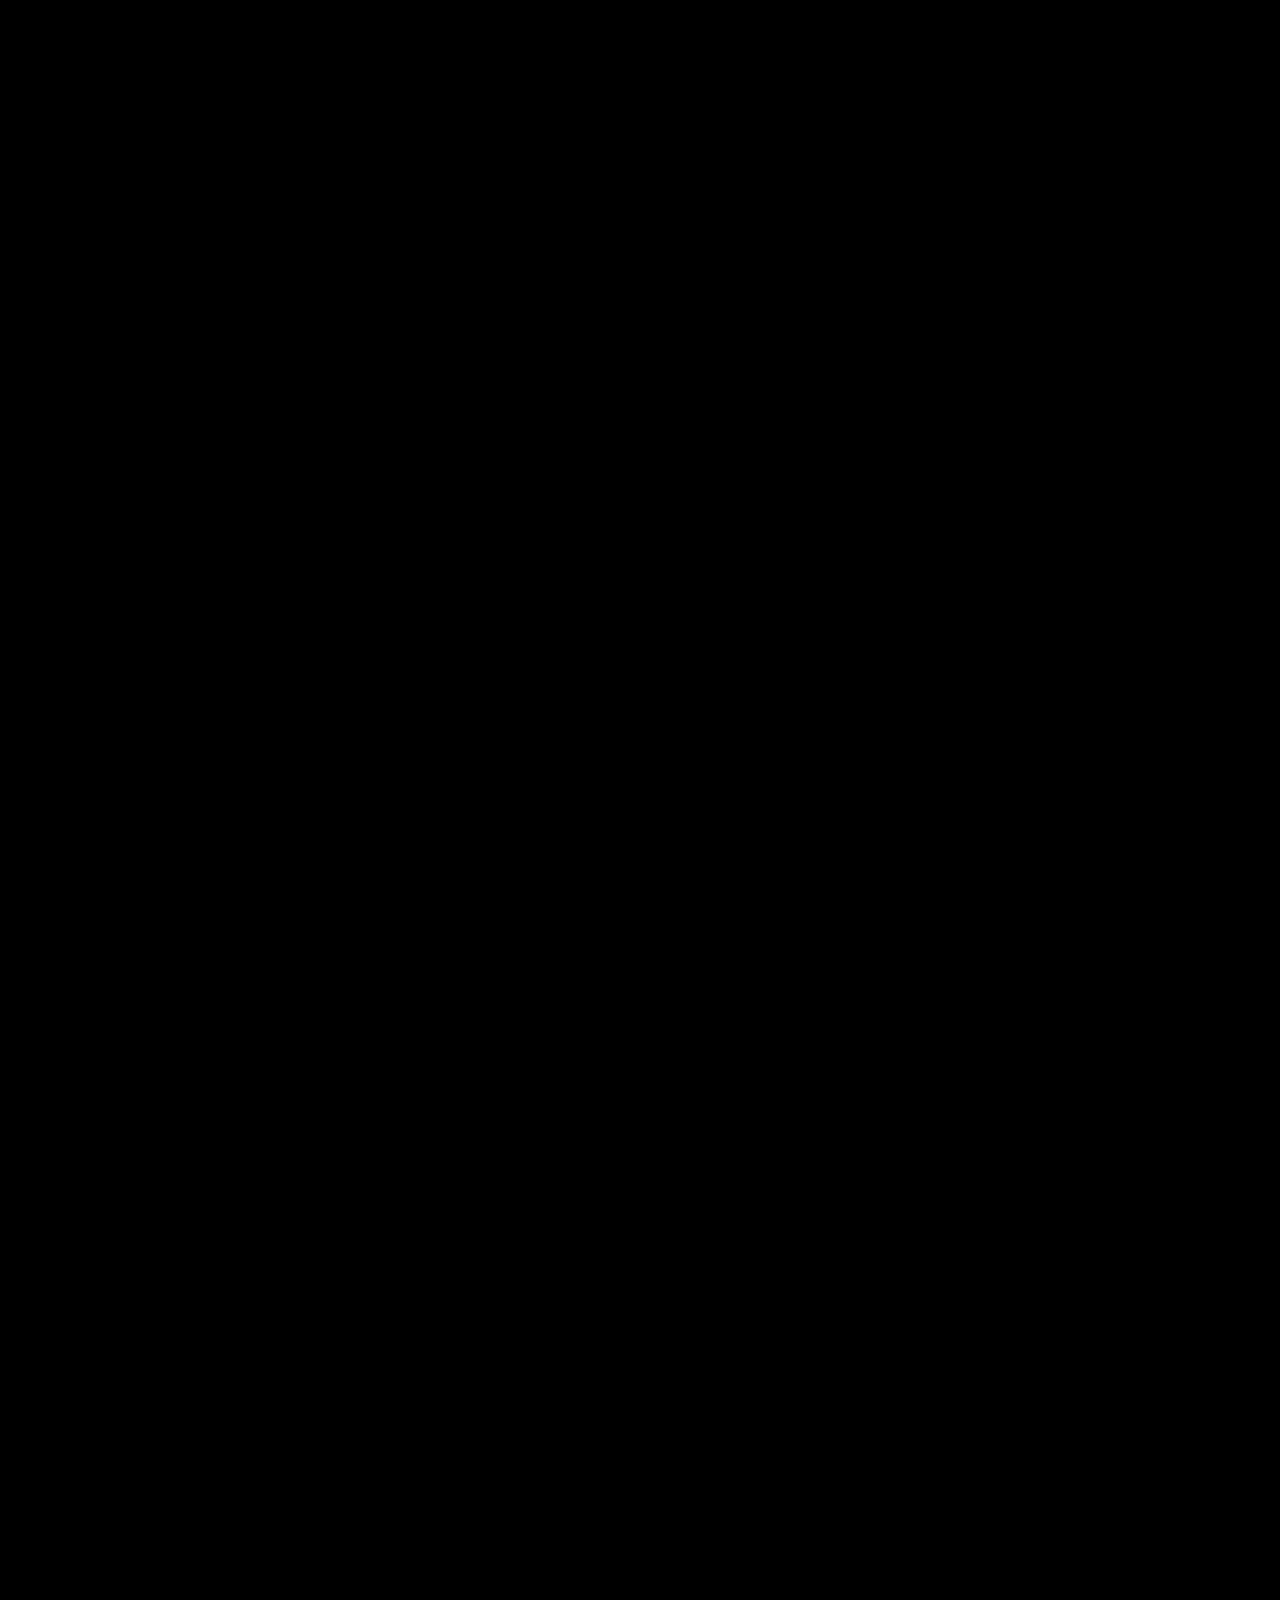
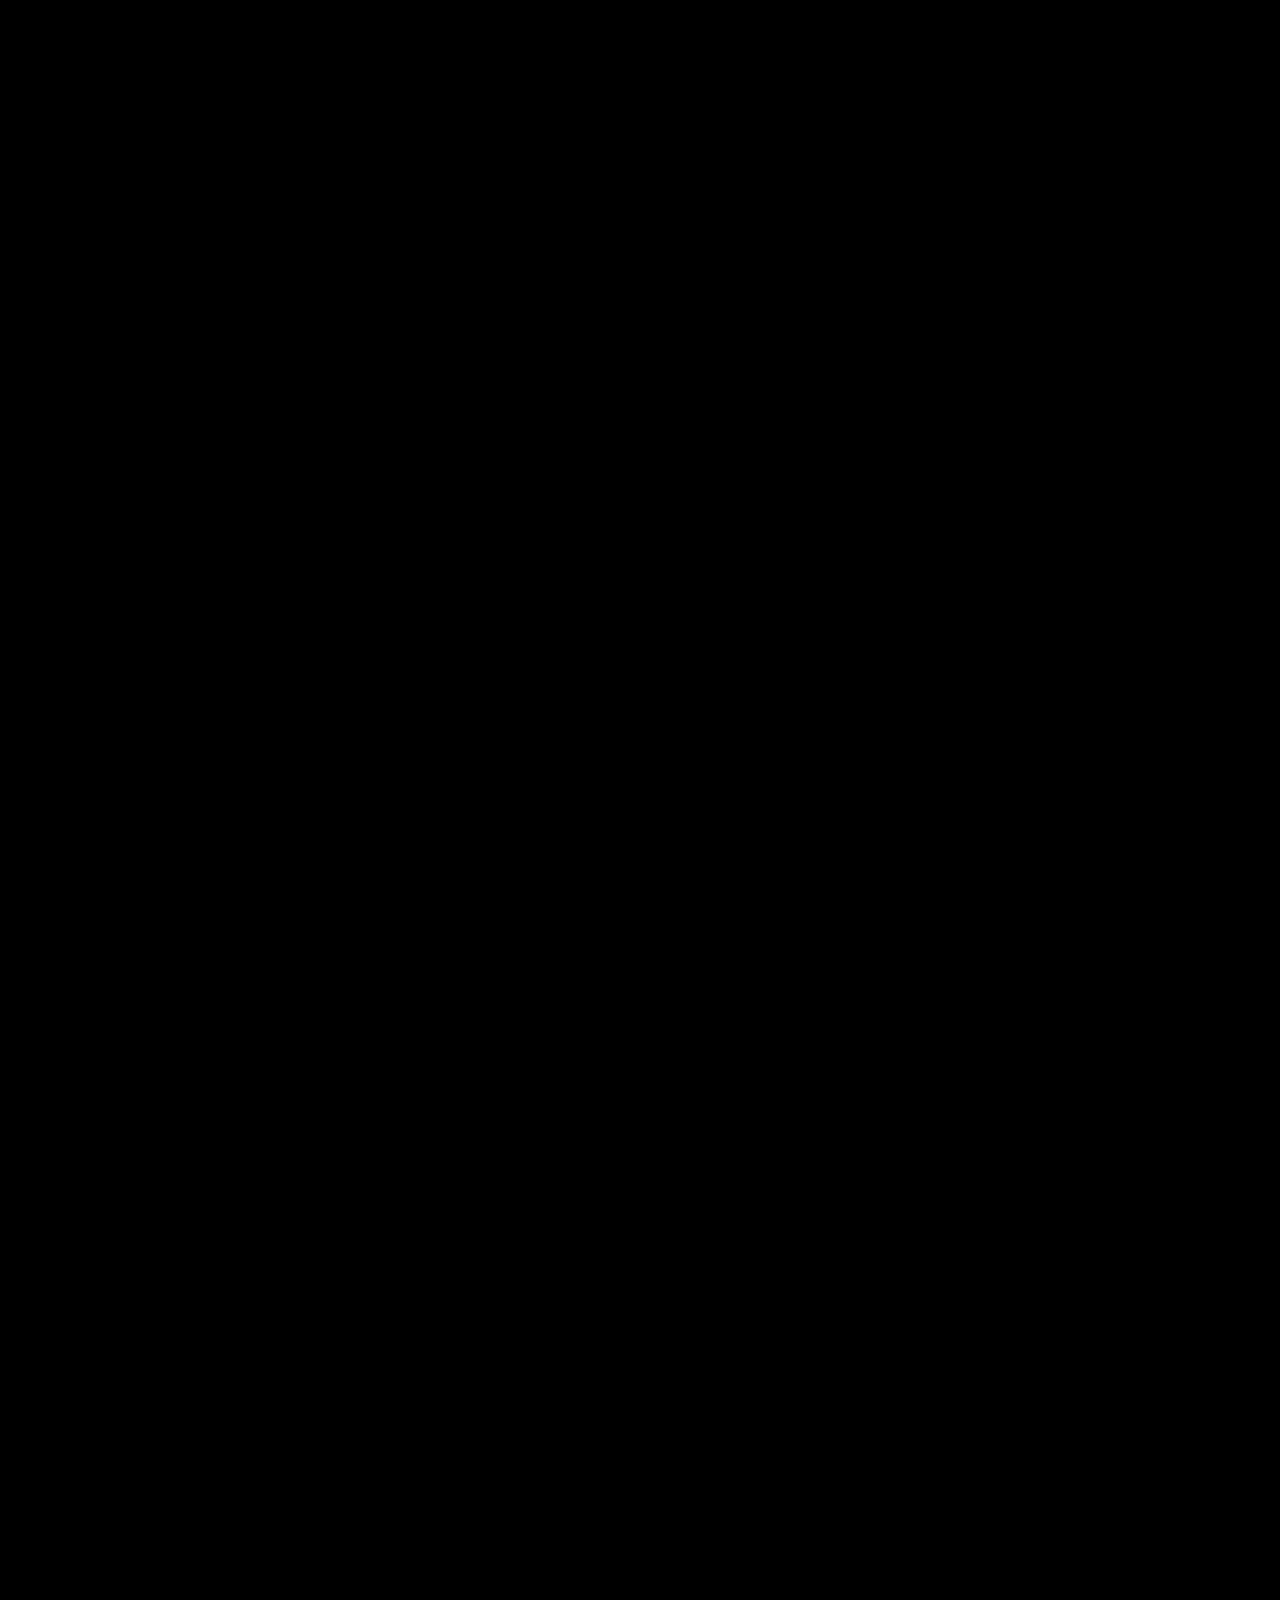
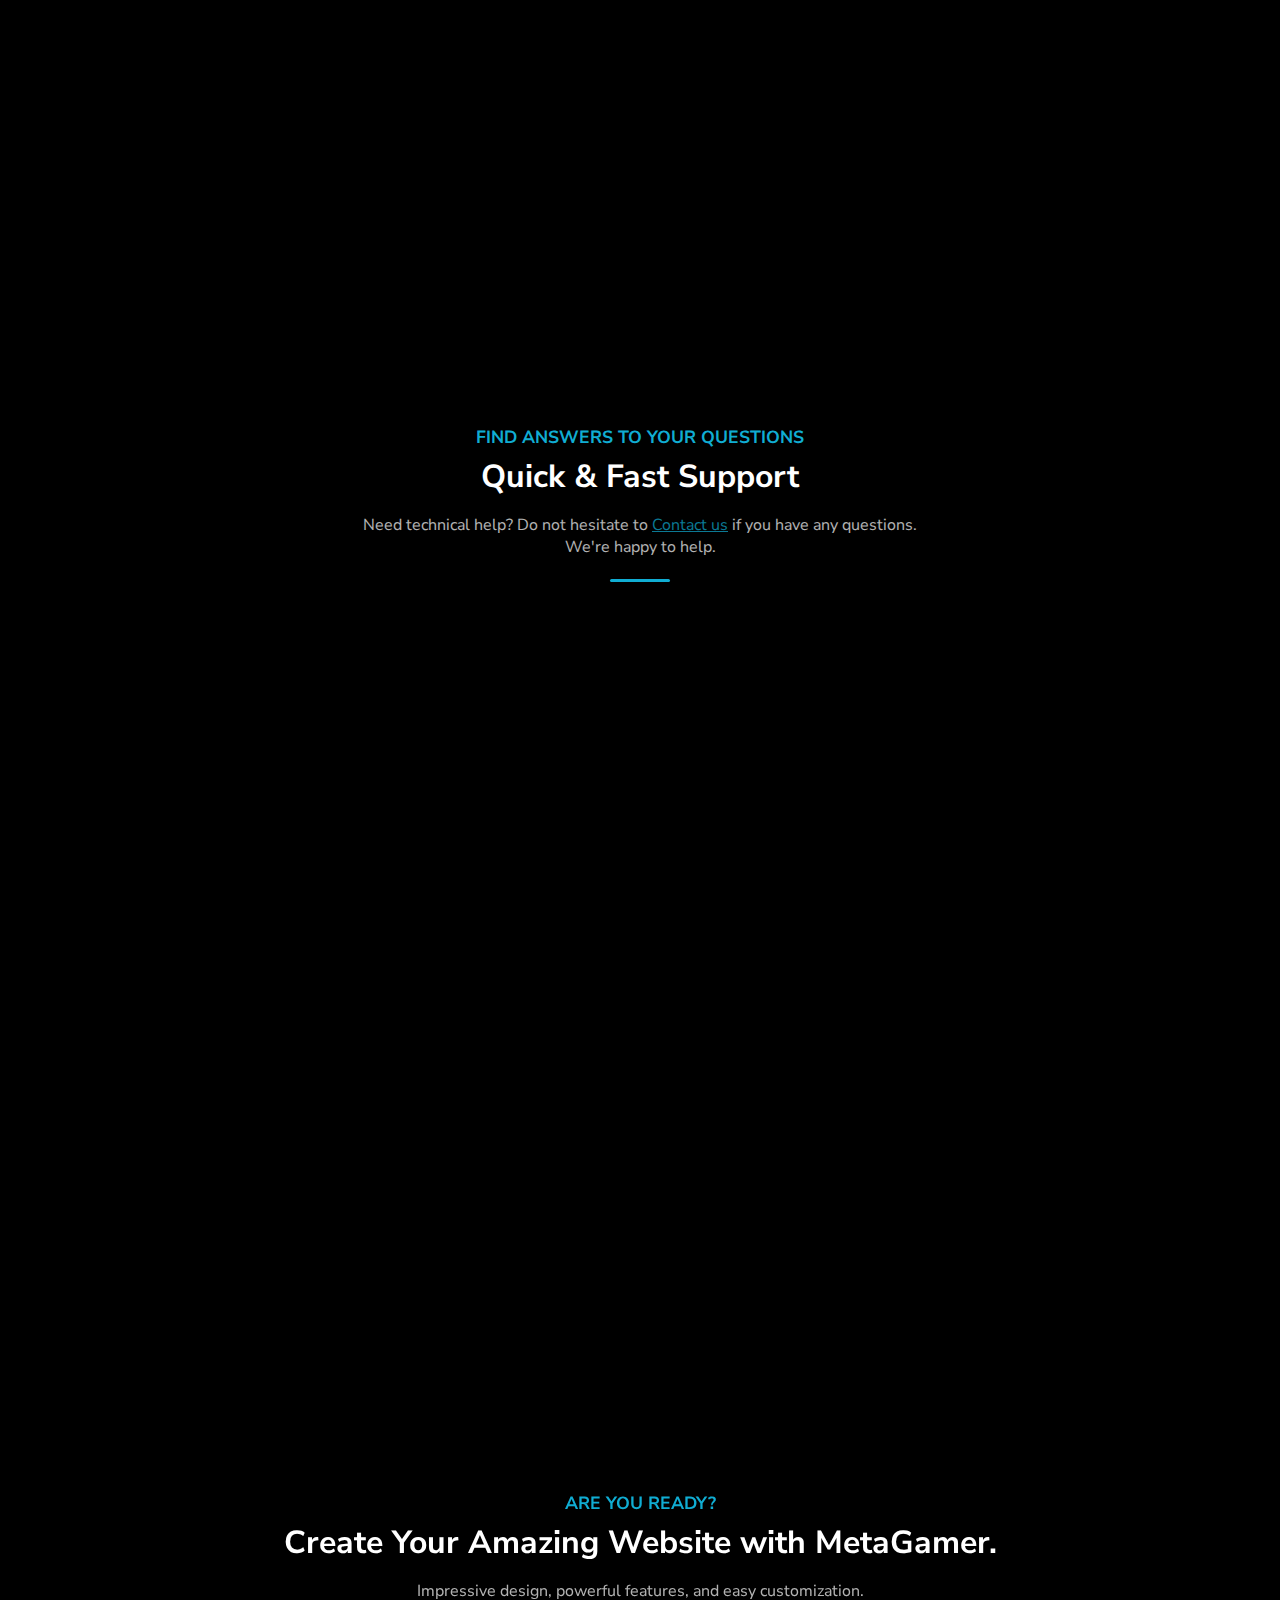
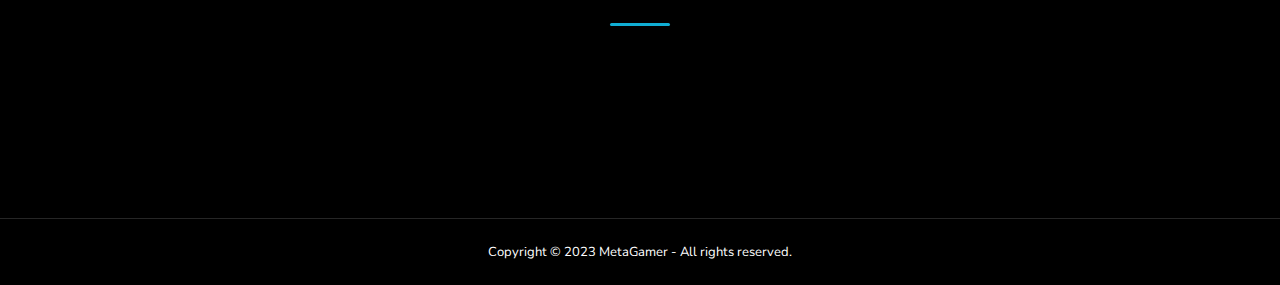
<file: demo/index.html>
<!DOCTYPE html>
<html lang="en">

<head>

    <!-- Meta tags -->
    <meta http-equiv="X-UA-Compatible" content="IE=edge">
    <meta name="viewport" content="width=device-width, initial-scale=1.0">
    <meta http-equiv="Content-Type" content="text/html; charset=utf-8">
    <meta name="description" content="">
    <meta name="author" content="">
    <title>MetaGamer - Gaming Landing page</title>

    <!-- Stylesheets -->
    <link rel="stylesheet" href="https://cdn.jsdelivr.net/npm/bootstrap@5.0.2/dist/css/bootstrap.min.css"
        integrity="sha384-EVSTQN3/azprG1Anm3QDgpJLIm9Nao0Yz1ztcQTwFspd3yD65VohhpuuCOmLASjC" crossorigin="anonymous">
    <link rel="stylesheet" href="src/assets/css/plugins/touch-sideswipe.css" type="text/css">
    <link rel="stylesheet" href="src/assets/css/plugins/aos.css" type="text/css" />
    <link rel="stylesheet"
        href="https://fonts.googleapis.com/css2?family=Nunito+Sans:opsz,wght@6..12,300;6..12,400;6..12,500;6..12,600;6..12,700;6..12,800&display=swap"
        type="text/css">
    <link rel="stylesheet" href="src/assets/css/style.css" type="text/css">
</head>

<body>

    <!--========== Loading Overlay ==========-->
    <div class="loading-overlay">
        <div class="spinner">
            <div class="double-bounce1"></div>
            <div class="double-bounce2"></div>
        </div>
    </div>


    <!--========== Main Layout ==========-->
    <div class="layout">

        <!--========== Hero ==========-->
        <div class="hero">
            <div class="hero-gradient"></div>
            <img src="./src/assets/img/hero/hero-bg.png" class="hero-bg" alt="hero">
            <div class="hero-container container">
                <div class="hero-content">
                    <img src="./src/assets/img/logo.svg" alt="" class="hero-logo" data-aos="zoom-in" data-aos-duration="3100">
                    <h2 class="hero-title" data-aos="fade-up" data-aos-duration="3100">Build your successful Game and Gaming website by our MetaGamer HTML Template.</h2>
                    <div class="hero-action">
                        <a href="javascript:void(0)" class="hero-link link-primary" data-aos="fade-up" data-aos-duration="3100">Buy now for 15$</a>
                        <a href="javascript:void(0)" class="hero-link link-outline" data-aos="fade-up" data-aos-duration="3100">Online Documentation</a>
                    </div>
                </div>
            </div>
        </div>
 

        <!--========== Home Section ==========-->
        <section class="layer section" id="home">
            <div class="content">

                <!--========== Header ==========-->
                <div class="position-relative">
                    <div class="header">
                        <nav class="navbar navbar-expand-lg affix-top">
                            <div class="container">
                                <div class="navbar-container">
                                    <a class="navbar-brand" href="#home">
                                        <img src="src/assets/img/logo.svg" alt="MetaGamer">
                                        <span>MetaGamer</span>
                                    </a>
                                    <a href="#cd-nav" class="cd-nav-trigger burger-menu-icon">
                                        <span>Menu</span>
                                    </a>
                                    <div class="collapse navbar-collapse" id="navbarSupportedContent">
                                        <div class="navbar-layout">
                                            <ul class="navbar-nav me-auto mb-2 mb-lg-0">
                                                <li class="nav-item">
                                                    <a class="nav-link demo" href="#demo">View Demos</a>
                                                </li>
                                                <li class="nav-item">
                                                    <a class="nav-link features" href="#features">Features</a>
                                                </li>
                                                <li class="nav-item">
                                                    <a class="nav-link core-features" href="#core-features">Core Features</a>
                                                </li>
                                                <li class="nav-item">
                                                    <a class="nav-link support" href="#support">Support</a>
                                                </li>
                                            </ul>
                                            <a href="javascript:void(0)" class="nav-btn link-primary">Purchase now</a>
                                        </div>
                                    </div>
                                </div>
                            </div>
                        </nav>
                    </div>
                </div>
            </div>
        </section>


        <!--========== Demo Preview Section ==========-->
        <section class="section" id="demo">
            <div class="container">
                <div class="title-block">
                    <div class="demo-counter">
                        <span class="demo-value" id="value">0</span>
                        <sup>+</sup>
                    </div>
                    <h2 class="title">Awesome Demos</h2>
                    <p class="title-bottom">A great collection of beautiful website templates for your need. Choose the best suitable template and start customizing it.</p>
                </div>
                <div class="demo-list">
                    <div class="row">
                        <div class="col-md-6">
                            <a href="https://metagamer.netlify.app/home1" class="demo-item">
                                <div class="demo-preview">
                                    <div class="demo-cover">
                                        <img src="./src/assets/img/preview/preview1.png" class="w-100" alt="">
                                    </div>
                                </div>
                                <div class="demo-details">
                                    <h3 class="demo-title">Landing Page Main</h3>  
                                    <p class="demo-text">With hero slider</p>
                                </div>
                            </a>
                        </div>
                        <div class="col-md-6">
                            <a href="https://metagamer.netlify.app/home2" class="demo-item">
                                <div class="demo-preview">
                                    <div class="demo-cover">
                                        <img src="./src/assets/img/preview/preview2.png" class="w-100" alt="">
                                    </div>
                                </div>
                                <div class="demo-details">
                                    <h3 class="demo-title">Landing Page Two</h3>  
                                    <p class="demo-text">With hero thumbnail slider</p>
                                </div>
                            </a>
                        </div>
                        <div class="col-md-6">
                            <a href="https://metagamer.netlify.app/home3" class="demo-item">
                                <div class="demo-preview">
                                    <div class="demo-cover">
                                        <img src="./src/assets/img/preview/preview3.png" class="w-100" alt="">
                                    </div>
                                </div>
                                <div class="demo-details">
                                    <h3 class="demo-title">Landing Page Three</h3>  
                                    <p class="demo-text">With hero video background</p>
                                </div>
                            </a>
                        </div>
                        <div class="col-md-6">
                            <div class="demo-item">
                                <div class="demo-preview">
                                    <div class="demo-cover">
                                        <img src="./src/assets/img/preview/preview4.png" class="w-100" alt="">
                                    </div>
                                    <div class="demo-coming">
                                        <img src="./src/assets/img/logo.svg" alt="" class="demo-logo">
                                        <div class="demo-timer" id="countdown">
                                            <div class="demo-timer_item">
                                                <div class="days"></div>
                                                <span>Days</span>
                                            </div>
                                            <div class="demo-timer_item">
                                                <div class="hours"></div>
                                                <span>Hours</span>
                                            </div>
                                            <div class="demo-timer_item">
                                                <div class="minutes"></div>
                                                <span>Minutes</span>
                                            </div>
                                            <div class="demo-timer_item">
                                                <div class="seconds"></div>
                                                <span>Seconds</span>
                                            </div>
                                        </div>
                                    </div>

                                </div>
                                <div class="demo-details">
                                    <h3 class="demo-title">Coming Soon</h3>  
                                    <p class="demo-text">With hero carousel</p>
                                </div>
                            </div>
                        </div>
                    </div>
                </div>
            </div>
        </section>


        <!--========== Features Section ==========-->
        <section class="section" id="features">
            <div class="container">
                <div class="title-block">
                    <h3 class="title-top">What you get</h3>
                    <h2 class="title">Amazing Features</h2>
                    <p class="title-bottom">Powerful features and inclusions, which makes Gamestorm standout, easily customizable and scalable.</p>
                </div>
                <div class="row">
                    <div class="col-lg-4" data-aos="fade-up" data-aos-duration="2000">
                        <div class="feat-card" data-aos="fade-up">
                            <img src="./src/assets/img/features/design.png" class="feat-icon" alt="">
                            <h4 class="feat-name">Beautifully Designed</h4>
                            <p class="feat-desc">MetaGamer template comes with a huge layout of beautifully designed.</p>
                        </div>
                    </div>
                    <div class="col-lg-4" data-aos="fade-up" data-aos-duration="2000">
                        <div class="feat-card" data-aos="fade-up">
                            <img src="./src/assets/img/features/customize.png" class="feat-icon" alt="">
                            <h4 class="feat-name">Easy to Customize</h4>
                            <p class="feat-desc">You will be able to modify any part of the template. Spend less time to customize.</p>
                        </div>
                    </div>
                    <div class="col-lg-4" data-aos="fade-up" data-aos-duration="2000">
                        <div class="feat-card" data-aos="fade-up">
                            <img src="./src/assets/img/features/responsive.png" class="feat-icon" alt="">
                            <h4 class="feat-name">Fully Responsive</h4>
                            <p class="feat-desc">We've made the template fully responsive and easily compilable with all devices.</p>
                        </div>
                    </div>
                    <div class="col-lg-4" data-aos="fade-up" data-aos-duration="2000">
                        <div class="feat-card" data-aos="fade-up">
                            <img src="./src/assets/img/features/support.png" class="feat-icon" alt="">
                            <h4 class="feat-name">Friendly Support</h4>
                            <p class="feat-desc">Our support staff is ready to answer all your questions 7 days a week.</p>
                        </div>
                    </div>
                    <div class="col-lg-4" data-aos="fade-up" data-aos-duration="2400">
                        <div class="feat-card">
                            <img src="./src/assets/img/features/browser.png" class="feat-icon" alt="">
                            <h4 class="feat-name">Cross Browser Tested</h4>
                            <p class="feat-desc">It works across different browsers as expected and degrades gracefully.</p>
                        </div>
                    </div>
                    <div class="col-lg-4" data-aos="fade-up" data-aos-duration="2400">
                        <div class="feat-card">
                            <img src="./src/assets/img/features/modern.png" class="feat-icon" alt="">
                            <h4 class="feat-name">Clean and Modern</h4>
                            <p class="feat-desc">Through nuanced stakeholder relations and astute partnership building.</p>
                        </div>
                    </div>
                </div>
            </div>
        </section>


        <!--========== Core Features Section ==========-->
        <section class="section" id="core-features">
            <div class="container">
                <div class="title-block">
                    <h3 class="title-top">Why choose MetaGamer</h3>
                    <h2 class="title">Core Features</h2>
                    <p class="title-bottom">We provide impressive features for your website. You can easily manage your website. You will love it.</p>
                </div>
                <div class="row feat-list">
                    <div class="col-lg-3" data-aos="fade-up" data-aos-duration="2000">
                        <div class="feat-card" data-aos="fade-up">
                            <img src="./src/assets/img/features/bootstrap.png" class="feat-icon" alt="">
                            <h4 class="feat-name">Bootstrap V5.0.2</h4>
                            <p class="feat-desc">This outsourcing CSS design file is an open source toolkit for developing with HTML, CSS and JS.</p>
                        </div>
                    </div>
                    <div class="col-lg-3" data-aos="fade-up" data-aos-duration="2000">
                        <div class="feat-card" data-aos="fade-up">
                            <img src="./src/assets/img/features/scss.png" class="feat-icon" alt="">
                            <h4 class="feat-name">SCSS Support</h4>
                            <p class="feat-desc">Sass is the most stable and powerful professional grade CSS extension language in the world.</p>
                        </div>
                    </div>
                    <div class="col-lg-3" data-aos="fade-up" data-aos-duration="2000">
                        <div class="feat-card" data-aos="fade-up">
                            <img src="./src/assets/img/features/flat-icon.png" class="feat-icon" alt="">
                            <h4 class="feat-name">Flat Icon</h4>
                            <p class="feat-desc">Flaticon is home to many talented icon designers.</p>
                        </div>
                    </div>
                    <div class="col-lg-3" data-aos="fade-up" data-aos-duration="2000">
                        <div class="feat-card" data-aos="fade-up">
                            <img src="./src/assets/img/features/slick.png" class="feat-icon" alt="">
                            <h4 class="feat-name">Slick Slider</h4>
                            <p class="feat-desc">Slick Slider is a responsive carousel jQuery plugin that supports multiple breakpoints, CSS3 transitions.</p>
                        </div>
                    </div>
                    <div class="col-lg-3" data-aos="fade-up" data-aos-duration="2400">
                        <div class="feat-card">
                            <img src="./src/assets/img/features/aos.png" class="feat-icon" alt="">
                            <h4 class="feat-name">AOS</h4>
                            <p class="feat-desc">AOS is a small library to animate elements on your page as you scroll.</p>
                        </div>
                    </div>
                    <div class="col-lg-3" data-aos="fade-up" data-aos-duration="2400">
                        <div class="feat-card">
                            <img src="./src/assets/img/features/css3.png" class="feat-icon" alt="">
                            <h4 class="feat-name">Css3</h4>
                            <p class="feat-desc">CSS is a style sheet language used for describing the look and formatting of a document.</p>
                        </div>
                    </div>
                    <div class="col-lg-3" data-aos="fade-up" data-aos-duration="2400">
                        <div class="feat-card">
                            <img src="./src/assets/img/features/html5.png" class="feat-icon" alt="">
                            <h4 class="feat-name">Html5</h4>
                            <p class="feat-desc">HTML5 is a markup language used for structuring and presenting content on the WWW.</p>
                        </div>
                    </div>
                    <div class="col-lg-3" data-aos="fade-up" data-aos-duration="2400">
                        <div class="feat-card">
                            <img src="./src/assets/img/features/jquery.png" class="feat-icon" alt="">
                            <h4 class="feat-name">Jquery</h4>
                            <p class="feat-desc">jQuery is a fast, small, and feature-rich JavaScript library.</p>
                        </div>
                    </div>
                    <div class="col-lg-3" data-aos="fade-up" data-aos-duration="2400">
                        <div class="feat-card">
                            <img src="./src/assets/img/features/w3c-validation.png" class="feat-icon" alt="">
                            <h4 class="feat-name">W3C Validation</h4>
                            <p class="feat-desc">This validator checks the markup validity of Web documents in HTML, XHTML, SMIL, MathML, etc.</p>
                        </div>
                    </div>
                    <div class="col-lg-3" data-aos="fade-up" data-aos-duration="2400">
                        <div class="feat-card">
                            <img src="./src/assets/img/features/fully-responsive.png" class="feat-icon" alt="">
                            <h4 class="feat-name">Fully Responsive</h4>
                            <p class="feat-desc">Responsive is an approach to web design that aims to make web pages render well on a variety of devices.</p>
                        </div>
                    </div>
                    <div class="col-lg-3" data-aos="fade-up" data-aos-duration="2400">
                        <div class="feat-card">
                            <img src="./src/assets/img/features/code.png" class="feat-icon" alt="">
                            <h4 class="feat-name">Clean Code</h4>
                            <p class="feat-desc">Code is clean if it can be understood easily – by everyone on the team.</p>
                        </div>
                    </div>
                    <div class="col-lg-3" data-aos="fade-up" data-aos-duration="2400">
                        <div class="feat-card">
                            <img src="./src/assets/img/features/google-font.png" class="feat-icon" alt="">
                            <h4 class="feat-name">Google Font</h4>
                            <p class="feat-desc">Google Fonts makes it easy to bring personality and performance to your websites.</p>
                        </div>
                    </div>
                </div>
            </div>
        </section>


        <!--========== Support Section ==========-->
        <section class="section" id="support">
            <div class="container">
                <div class="title-block">
                    <h3 class="title-top">Find Answers To Your Questions</h3>
                    <h2 class="title">Quick & Fast Support</h2>
                    <p class="title-bottom">Need technical help? Do not hesitate to <a href="https://themeforest.net/user/alissio">Contact us</a> if you have any questions. We're happy to help.</p>
                </div>
                <div class="row support-list">
                    <div class="col-lg-6" data-aos="fade-up" data-aos-duration="2000">
                        <div class="feat-card" data-aos="fade-up">
                            <img src="./src/assets/img/support/document.png" class="feat-icon" alt="">
                            <h4 class="feat-name">Detailed Document</h4>
                            <p class="feat-desc">Our documentation is as thorough as possible. Each templates option is detailed and easy to follow.</p>
                        </div>
                    </div>
                    <div class="col-lg-6" data-aos="fade-up" data-aos-duration="2000">
                        <div class="feat-card" data-aos="fade-up">
                            <img src="./src/assets/img/support/24-hours-support.png" class="feat-icon" alt="">
                            <h4 class="feat-name">Premium Support</h4>
                            <p class="feat-desc">We offer a dedicated & friendly support. We will try to reply as fast as we can. We're happy to help.</p>
                        </div>
                    </div>
                </div>
            </div>
            <div class="container mt-15">
                <div class="title-block">
                    <h3 class="title-top">Are You Ready?</h3>
                    <h2 class="title">Create Your Amazing Website with MetaGamer.</h2>
                    <p class="title-bottom">Impressive design, powerful features, and easy customization.</p>
                </div>
                <div class="text-center">
                    <a href="javascript:void(0)" class="hero-link link-primary" data-aos="fade-up" data-aos-duration="3100">Buy now for 15$</a>
                </div>
            </div>
        </section>
        
        <div class="container">
            <div class="fcopy">
                <p class="fcopy-info">Copyright © 2023 MetaGamer - All rights reserved.</p>
            </div>
        </div>
    </div>


    <!--========== Scroll Up ==========-->
    <div class="scroll-up">
        <span class="scroll-up_text">Back to top</span>
        <div class="scroll-up_bar" id="scrollH"></div>
    </div>


    <!--========== Mobile Menu ==========-->
    <nav class="cd-nav-container burger-menu" id="cd-nav">
        <div class="rmenu_header">
            <div class="rmenu_header-left">
                <a class="navbar-brand rmenu_logo" href="#home">
                    <img src="src/assets/img/logo.svg" alt="MetaGamer">
                    <span>MetaGamer</span>
                </a>
                <div class="cd-close-nav">Close</div>
            </div>
        </div>
        <ul class="rmenu_list">
            <li><a class="page-scroll" href="#demo">View Demos</a></li>
            <li><a class="page-scroll" href="#features">Features</a></li>
            <li><a class="page-scroll" href="#core-features">Core Features</a></li>
            <li><a class="page-scroll" href="#support">Support</a></li>
        </ul>
    </nav>
    <div class="cd-overlay"></div>


    <!-- JavaScripts -->
    <script src="https://cdn.jsdelivr.net/npm/bootstrap@5.0.2/dist/js/bootstrap.min.js"
        integrity="sha384-cVKIPhGWiC2Al4u+LWgxfKTRIcfu0JTxR+EQDz/bgldoEyl4H0zUF0QKbrJ0EcQF"
        crossorigin="anonymous"></script>
    <script src="src/assets/js/plugins/jquery-2.1.1.min.js"></script>
    <script src="src/assets/js/plugins/jquery.mousewheel.min.js"></script>
    <script src="src/assets/js/plugins/jquery.easing.min.js"></script>
    <script src="src/assets/js/plugins/aos.js"></script> <!-- AOS 2.3.1 -->
    <script src="src/assets/js/main.js"></script>
</body>

</html>
</file>
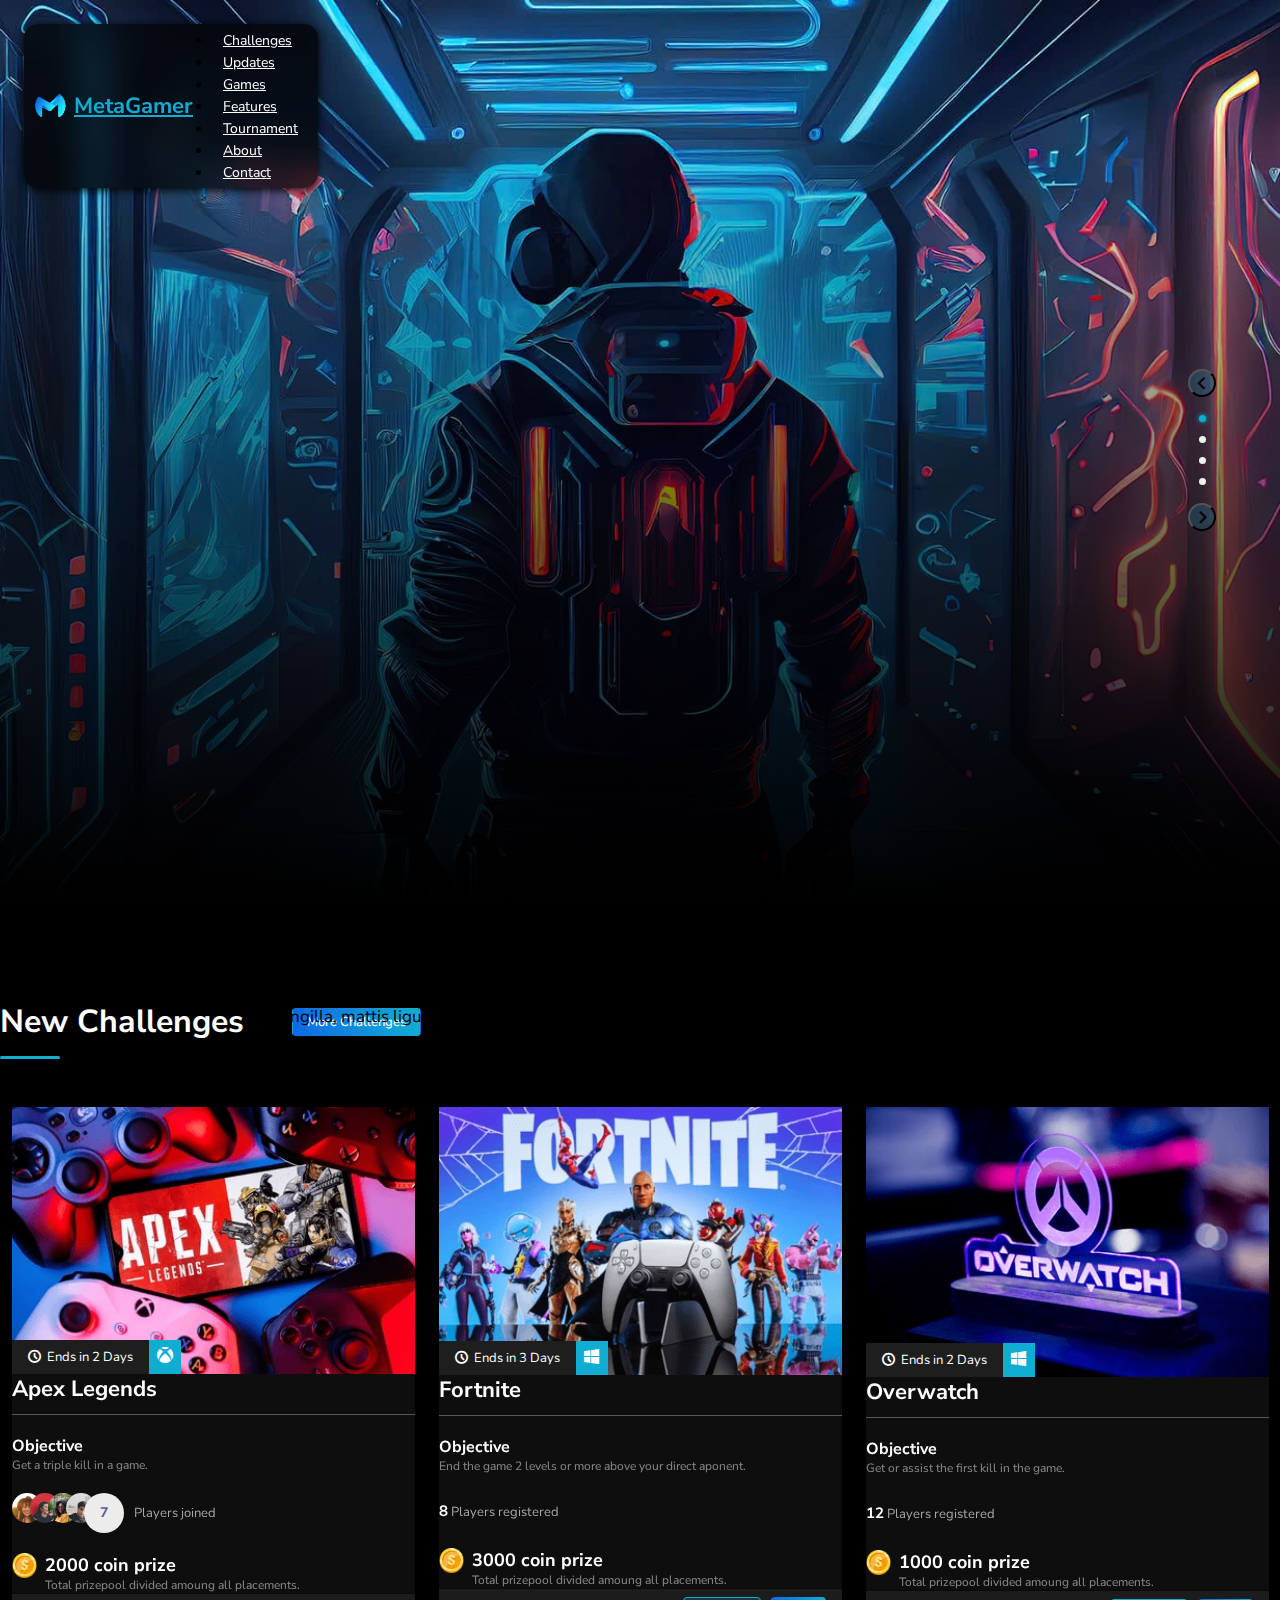
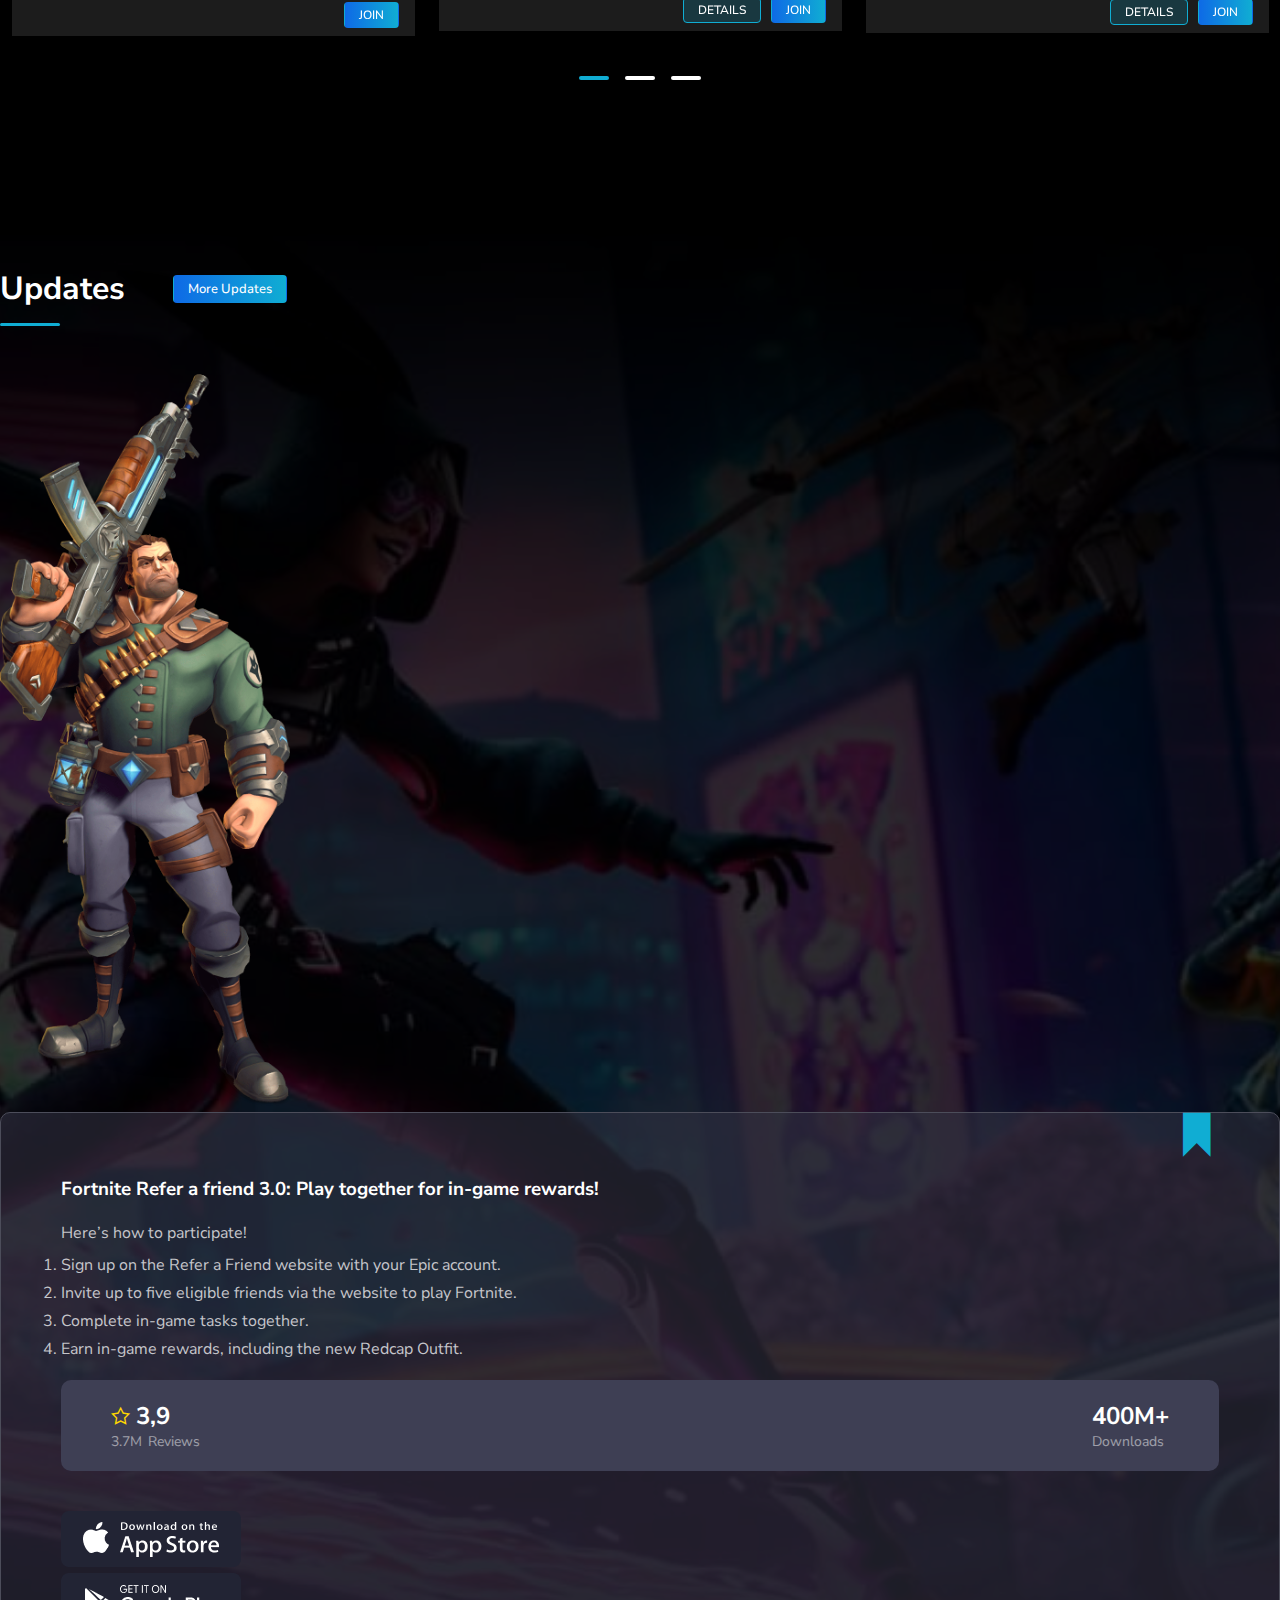
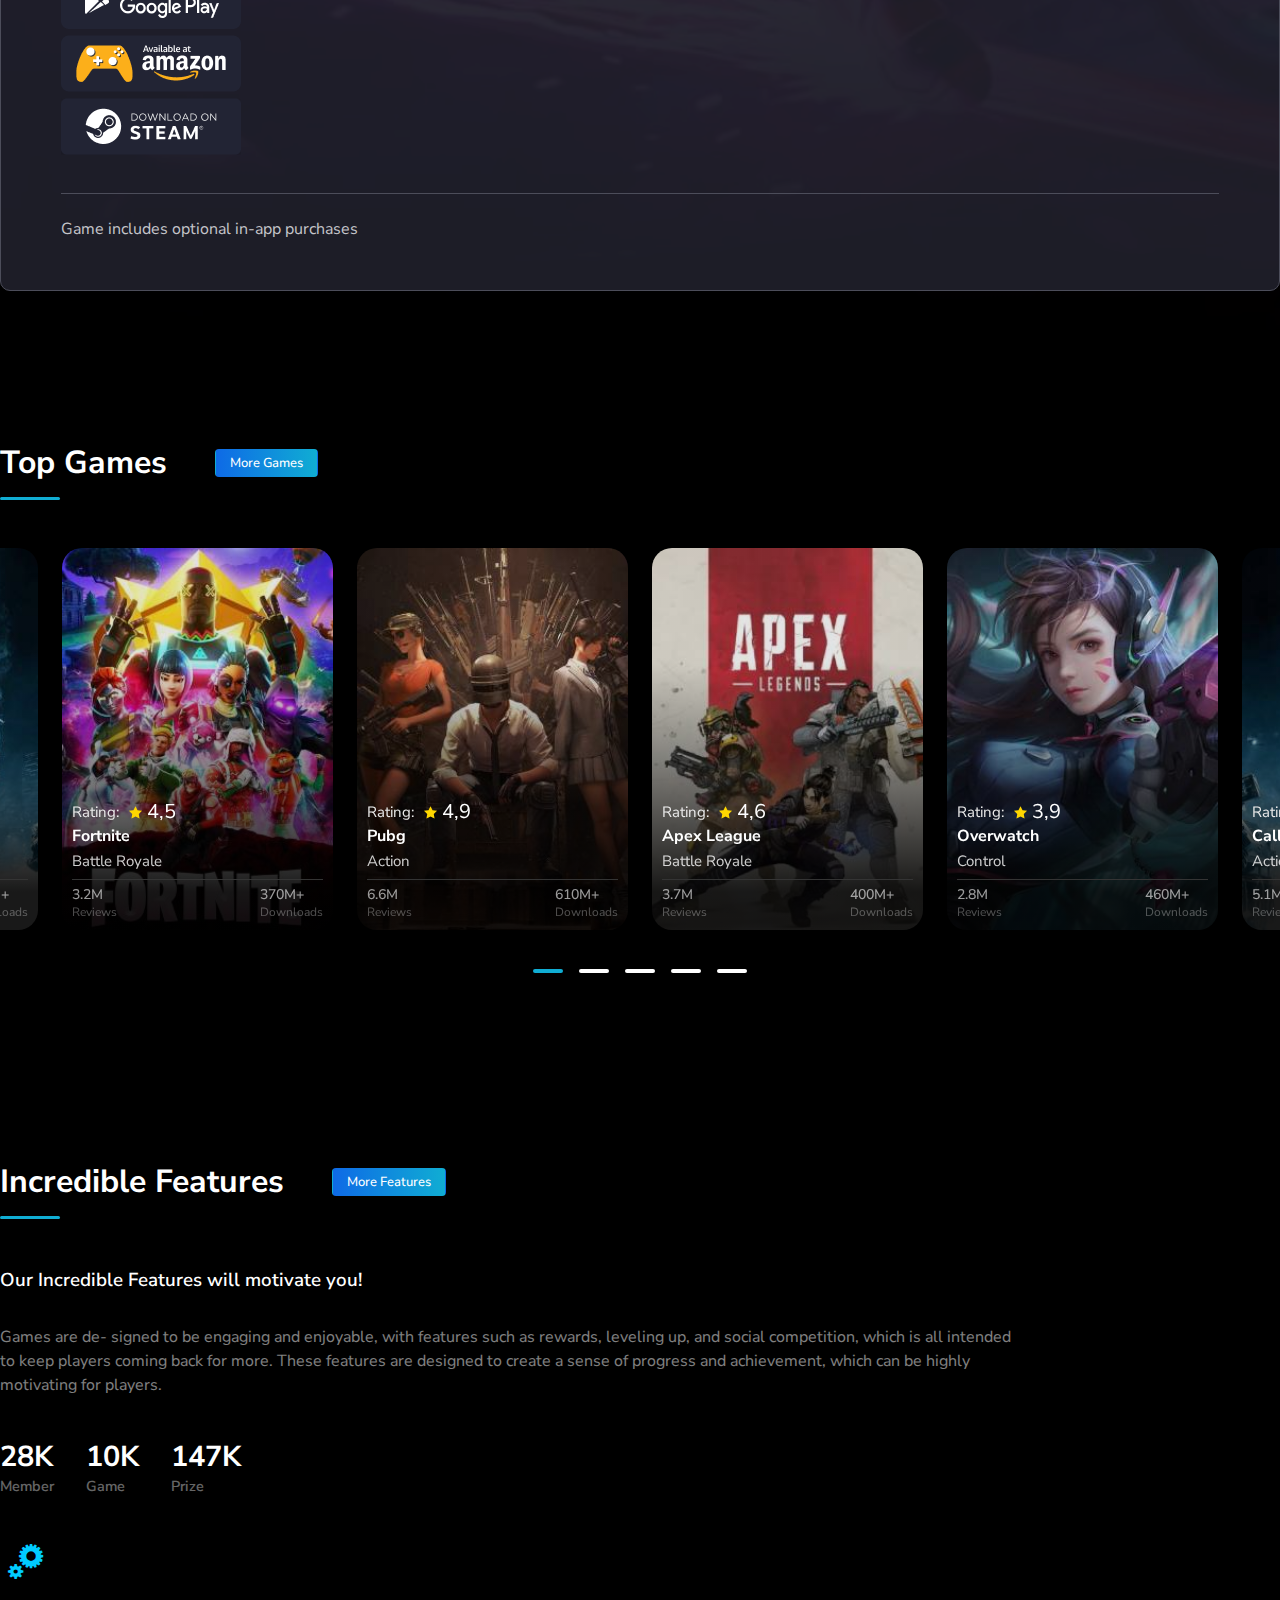
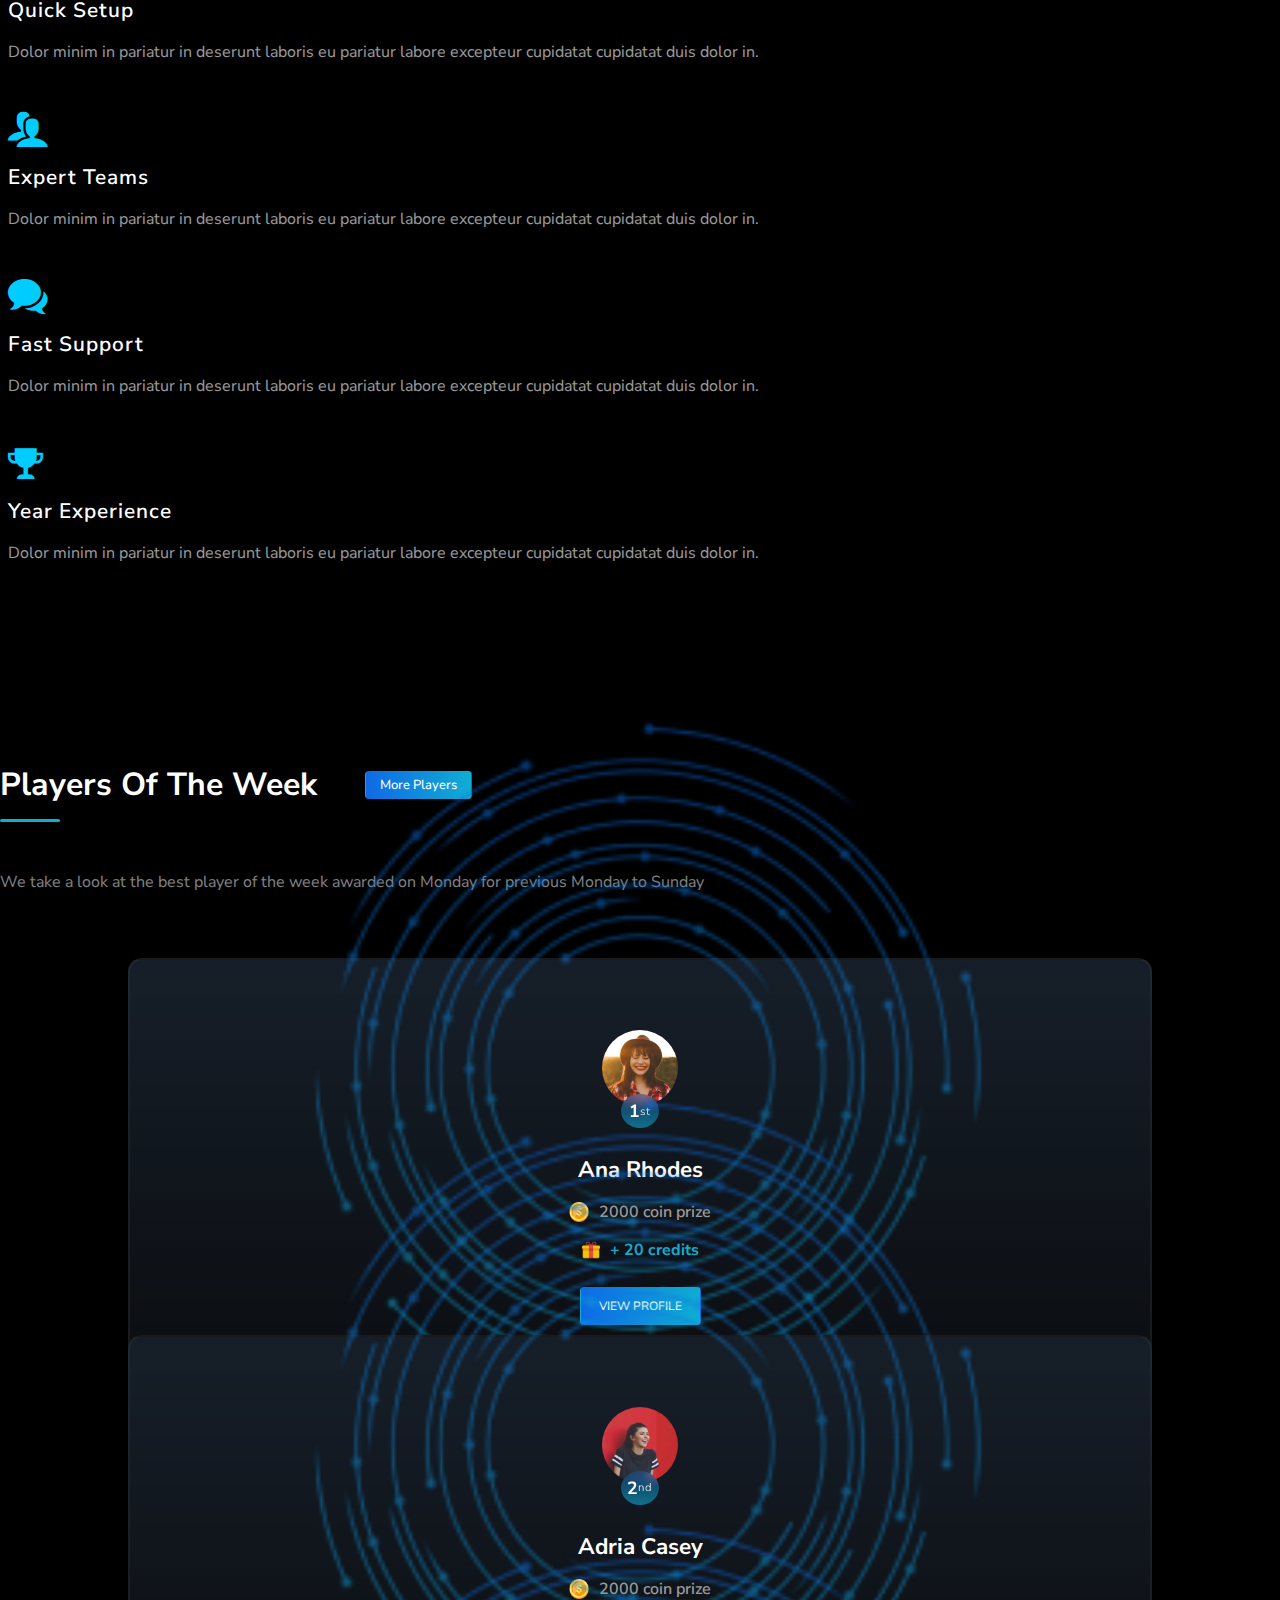
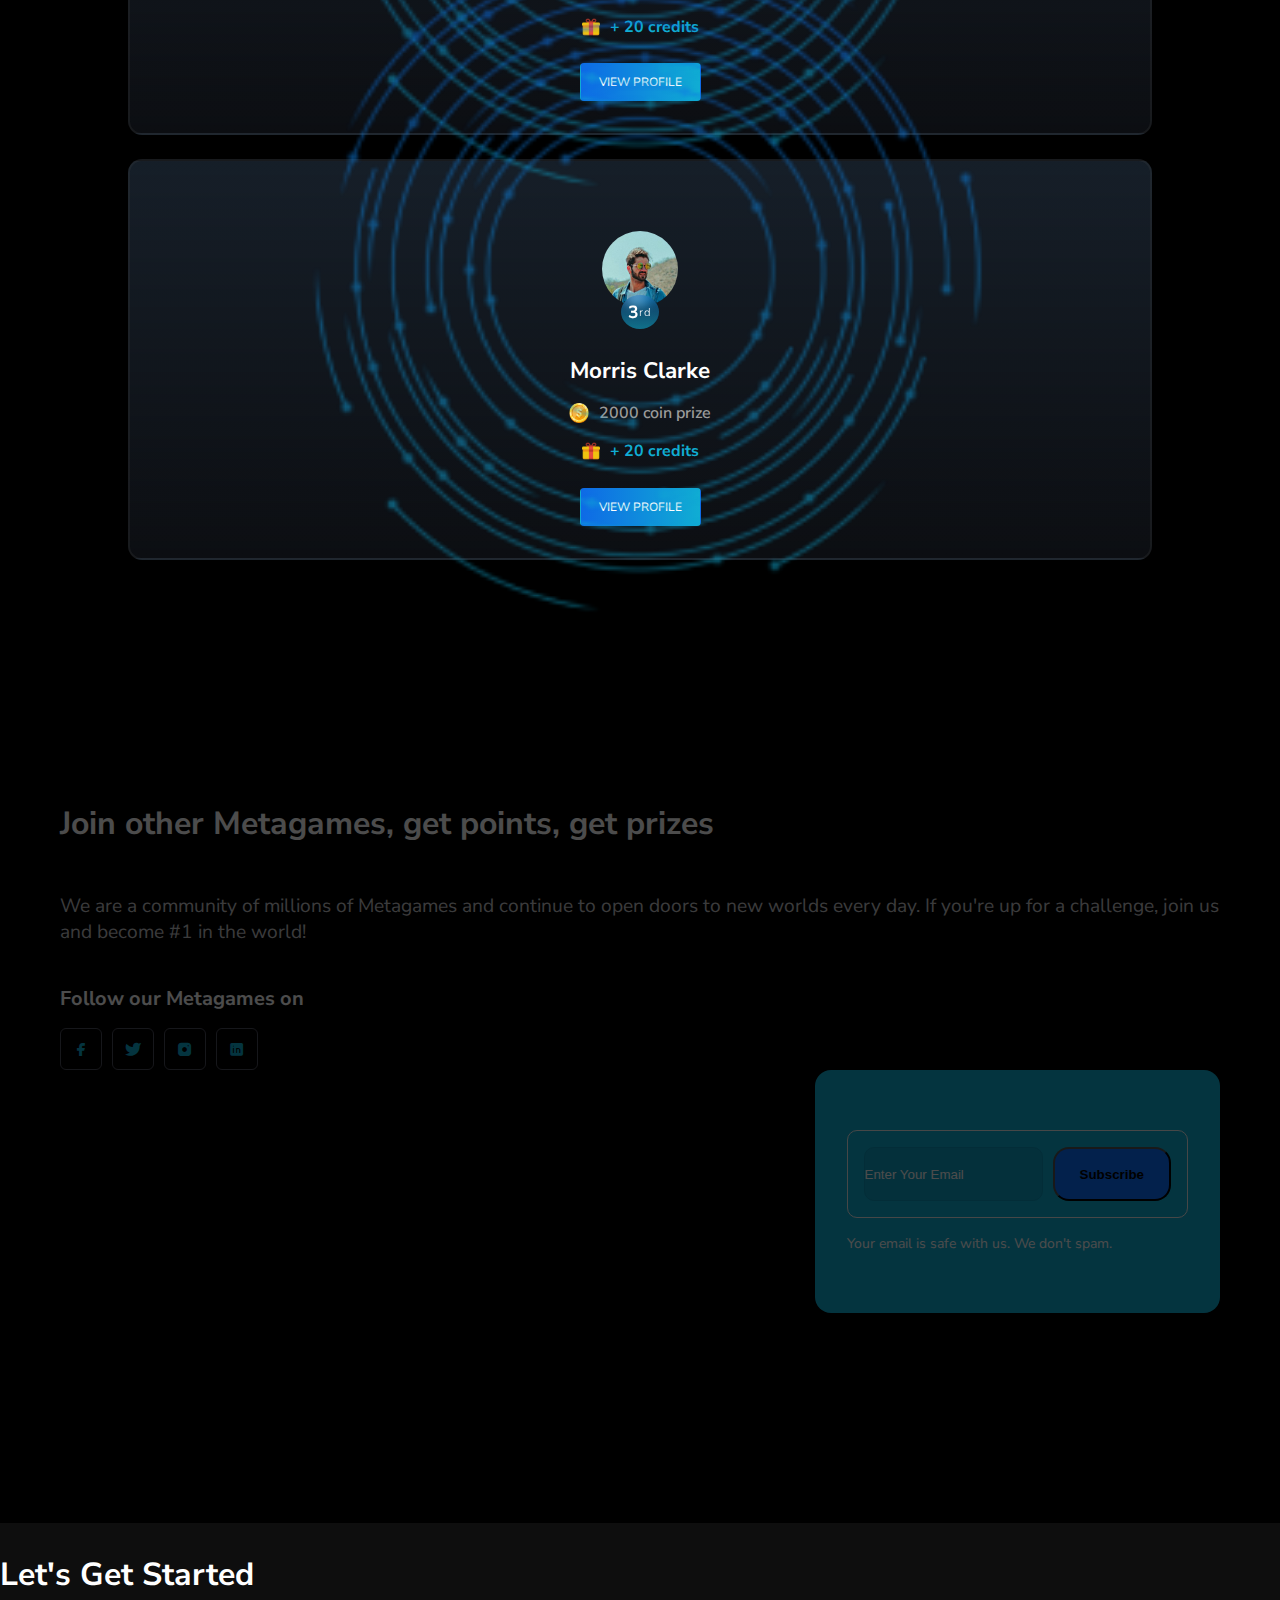
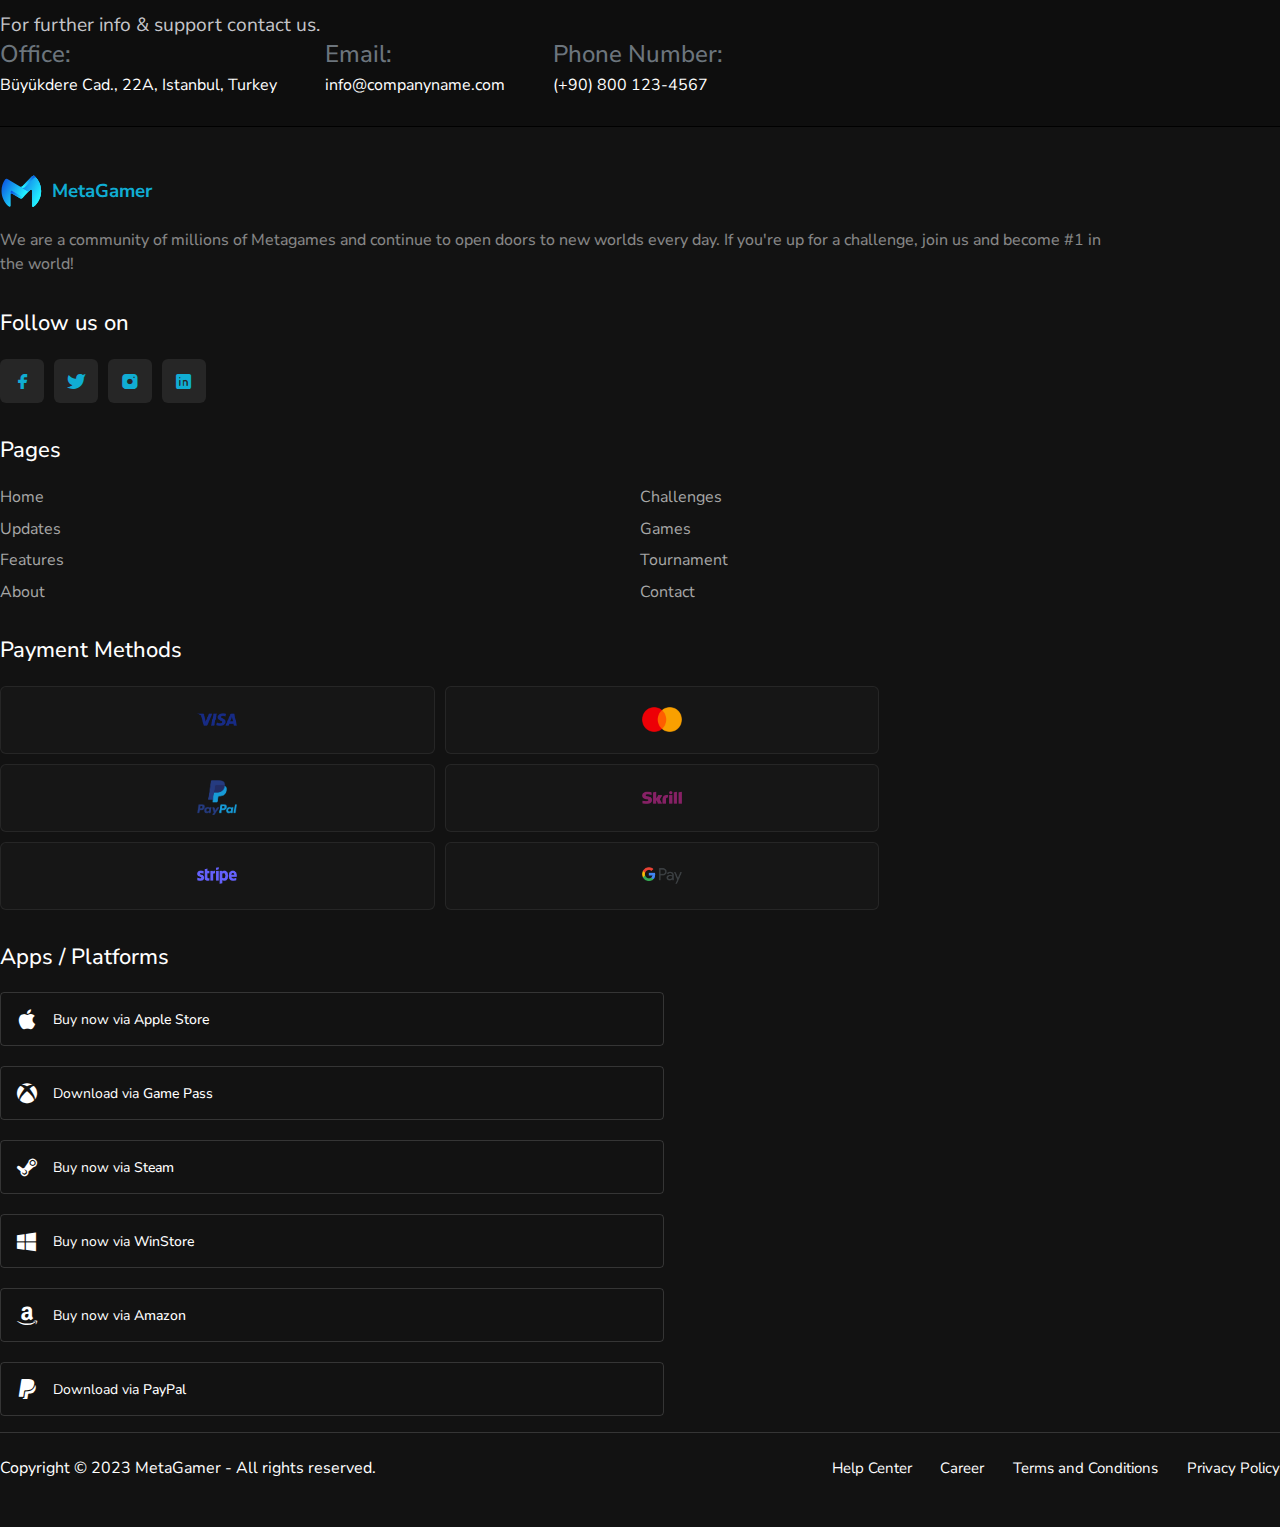
<file: home1/index.html>
<!DOCTYPE html>
<html lang="en">

<head>

    <!-- Meta tags -->
    <meta http-equiv="X-UA-Compatible" content="IE=edge">
    <meta name="viewport" content="width=device-width, initial-scale=1.0">
    <meta http-equiv="Content-Type" content="text/html; charset=utf-8">
    <meta name="description" content="">
    <meta name="author" content="">
    <title>MetaGamer - Game & Gaming Landing Page HTML5 Template</title>

    <!-- Favicon -->
    <link rel="apple-touch-icon" sizes="180x180" href="src/assets/img/favicon/apple-touch-icon.png">
    <link rel="icon" type="image/png" sizes="256x256"  href="src/assets/img/favicon/android-chrome-192x192.png">
    <link rel="icon" type="image/png" sizes="192x192"  href="src/assets/img/favicon/android-chrome-512x512.png">    
    <link rel="icon" type="image/png" href="src/assets/img/favicon/favicon.ico">
    <link rel="icon" type="image/png" sizes="32x32" href="src/assets/img/favicon/favicon-32x32.png">
    <link rel="icon" type="image/png" sizes="16x16" href="src/assets/img/favicon/favicon-16x16.png">
    <link rel="manifest" href="src/assets/img/favicon/site.webmanifest">
    <link rel="mask-icon" href="src/assets/img/favicon/safari-pinned-tab.svg" color="#5bbad5">
    <meta name="msapplication-TileColor" content="#0b1f3c">
    <meta name="theme-color" content="#ffffff">

    <!-- Stylesheets -->
    <link rel="stylesheet" href="https://cdn.jsdelivr.net/npm/bootstrap@5.0.2/dist/css/bootstrap.min.css"
        integrity="sha384-EVSTQN3/azprG1Anm3QDgpJLIm9Nao0Yz1ztcQTwFspd3yD65VohhpuuCOmLASjC" crossorigin="anonymous">
    <link rel="stylesheet" href="src/assets/css/plugins/slick.css" type="text/css">
    <link rel="stylesheet" href="src/assets/css/plugins/slick-theme.css" type="text/css">
    <link rel="stylesheet" href="src/assets/css/plugins/touch-sideswipe.css" type="text/css">
    <link rel="stylesheet"
        href="https://fonts.googleapis.com/css2?family=Nunito+Sans:opsz,wght@6..12,300;6..12,400;6..12,500;6..12,600;6..12,700;6..12,800&display=swap"
        type="text/css">
    <link rel="stylesheet" href="src/assets/css/style.css" type="text/css">
</head>

<body>

    <!--========== Loading Overlay ==========-->
    <div class="loading-overlay">
        <div class="spinner">
            <div class="double-bounce1"></div>
            <div class="double-bounce2"></div>
        </div>
    </div>


    <!--========== Content Layout ==========-->
    <div class="layout">

        <!--========== Carousel ==========-->
        <div id="carouselExampleIndicators" class="carousel slide" data-bs-ride="carousel">
            <div class="carousel-actions">
                <button class="carousel-control-prev" type="button" data-bs-target="#carouselExampleIndicators"
                    data-bs-slide="prev">
                    <i class="icon-arrow-l"></i>
                </button>
                <div class="carousel-indicators">
                    <button type="button" data-bs-target="#carouselExampleIndicators" data-bs-slide-to="0"
                        class="active" aria-current="true" aria-label="Slide 1"></button>
                    <button type="button" data-bs-target="#carouselExampleIndicators" data-bs-slide-to="1"
                        aria-label="Slide 2"></button>
                    <button type="button" data-bs-target="#carouselExampleIndicators" data-bs-slide-to="2"
                        aria-label="Slide 3"></button>
                    <button type="button" data-bs-target="#carouselExampleIndicators" data-bs-slide-to="3"
                        aria-label="Slide 4"></button>
                </div>
                <button class="carousel-control-next" type="button" data-bs-target="#carouselExampleIndicators"
                    data-bs-slide="next">
                    <i class="icon-arrow-r"></i>
                </button>
            </div>
            <div class="carousel-inner">
                <div class="carousel-item active">
                    <img class="carousel-img" src="src/assets/img/carousel/slider-1.jpg" alt="slider1">
                    <div class="carousel-container">
                        <div class="carousel-caption">
                            <div class="carousel-ttl">
                                <h2 class="carousel-ttl_name">Play trending games everywhere.</h2>
                            </div>
                            <div class="carousel-txt">
                                <p>
                                    Lorem ipsum dolor sit amet, consectetur adipiscing elit. Ut et massa mi. Aliquam in
                                    hendrerit urna. Pellentesque sit amet sapien fringilla, mattis ligula consectetur,
                                    ultrices mauris. Lorem ipsum dolor sit amet, consectetur adipiscing elit. Ut et
                                    massa mi.
                                </p>
                            </div>
                        </div>
                    </div>
                </div>
                <div class="carousel-item">
                    <img class="carousel-img" src="src/assets/img/carousel/slider-2.jpg" alt="slider2">
                    <div class="carousel-container">
                        <div class="carousel-caption">
                            <div class="carousel-ttl">
                                <h2 class="carousel-ttl_name">Connect and enjoy with team.</h2>
                            </div>
                            <div class="carousel-txt">
                                <p>
                                    Lorem ipsum dolor sit amet, consectetur adipiscing elit. Ut et massa mi. Aliquam in
                                    hendrerit urna. Pellentesque sit amet sapien fringilla, mattis ligula consectetur,
                                    ultrices mauris.
                                </p>
                            </div>
                        </div>
                    </div>
                </div>
                <div class="carousel-item">
                    <img class="carousel-img" src="src/assets/img/carousel/slider-1.jpg" alt="slider1">
                    <div class="carousel-container">
                        <div class="carousel-caption">
                            <div class="carousel-ttl">
                                <h2 class="carousel-ttl_name">Feel no limits power.</h2>
                            </div>
                            <div class="carousel-txt">
                                <p>
                                    Lorem ipsum dolor sit amet, consectetur adipiscing elit. Ut et massa mi. Aliquam in
                                    hendrerit urna. Pellentesque sit amet sapien fringilla, mattis ligula consectetur,
                                    ultrices mauris.
                                </p>
                            </div>
                        </div>
                    </div>
                </div>
                <div class="carousel-item">
                    <img class="carousel-img" src="src/assets/img/carousel/slider-2.jpg" alt="slider2">
                    <div class="carousel-container">
                        <div class="carousel-caption">
                            <div class="carousel-ttl">
                                <h2 class="carousel-ttl_name">Free cloud gaming experience.</h2>
                            </div>
                            <div class="carousel-txt">
                                <p>
                                    Lorem ipsum dolor sit amet, consectetur adipiscing elit. Ut et massa mi. Aliquam in
                                    hendrerit urna. Pellentesque sit amet sapien fringilla, mattis ligula consectetur,
                                    ultrices mauris.
                                </p>
                            </div>
                        </div>
                    </div>
                </div>
            </div>
        </div>


        <!--========== Home Section ==========-->
        <section class="layer section" id="home">
            <div class="content">

                <h2 class="title d-none">Home</h2>
                <!--========== Header ==========-->
                <div class="position-relative">
                    <div class="container-fluid">
                        <div class="header">
                            <nav class="navbar navbar-expand-lg affix-top">
                                <div class="container-fluid navbar-container">
                                    <a class="navbar-brand page-scroll" href="#home">
                                        <img src="src/assets/img/logo.svg" alt="MetaGamer">
                                        <h2 class="navbar-brand_name">MetaGamer</h2>
                                    </a>
                                    <a href="#cd-nav" class="cd-nav-trigger burger-menu-icon">
                                        <span>Menu</span>
                                    </a>
                                    <div class="collapse navbar-collapse" id="navbarSupportedContent">
                                        <div class="navbar-layout">
                                            <ul class="navbar-nav me-auto mb-2 mb-lg-0">
                                                <li class="nav-item">
                                                    <a class="nav-link newch" href="#newch">Challenges</a>
                                                </li>
                                                <li class="nav-item">
                                                    <a class="nav-link update" href="#update">Updates</a>
                                                </li>
                                                <li class="nav-item">
                                                    <a class="nav-link games" href="#games">Games</a>
                                                </li>
                                                <li class="nav-item">
                                                    <a class="nav-link features" href="#features">Features</a>
                                                </li>
                                                <li class="nav-item">
                                                    <a class="nav-link tournament" href="#tournament">Tournament</a>
                                                </li>
                                                <li class="nav-item">
                                                    <a class="nav-link about" href="#about">About</a>
                                                </li>
                                                <li class="nav-item">
                                                    <a class="nav-link contact" href="#contact">Contact</a>
                                                </li>
                                            </ul>
                                        </div>
                                    </div>
                                </div>
                            </nav>
                        </div>
                    </div>
                </div>
            </div>
        </section>


        <!--========== New Challenges Section ==========-->
        <section class="section" id="newch">
            <div class="container">
                <div class="title-horz">
                    <h2 class="title">New Challenges</h2>
                    <a href="" class="link-primary">More Challenges</a>
                </div>

                <!--========== Custom Slick Slider ==========-->
                <div id="thumb-slider">
                    <div class="card shadow-sm">
                        <div class="card-image">
                            <img src="src/assets/img/thumb/game-1.png" alt="game1">
                            <div class="card-image_over">
                                <div class="card-time">
                                    <i class="icon-clock"></i>
                                    <span>Ends in 2 Days</span>
                                </div>
                                <div class="card-version">
                                    <i class="icon-xbox"></i>
                                </div>
                            </div>
                        </div>
                        <div class="card-body">
                            <h3 class="card-title">Apex Legends</h3>
                            <div class="line-x"></div>
                            <div class="ch-obj">
                                <h4 class="ch-obj_ttl">Objective</h4>
                                <p class="ch-obj_text">Get a triple kill in a game.</p>
                            </div>
                            <div class="ch-user">
                                <div class="ch-visitor">
                                    <div class="position-relative avatar_box user-box">
                                        <img src="src/assets/img/user/user-1.jpg" alt="user1" class="user-avatar">
                                    </div>
                                    <div class="position-relative avatar_box user-box">
                                        <img src="src/assets/img/user/user-2.jpg" alt="user2" class="user-avatar">
                                    </div>
                                    <div class="position-relative avatar_box user-box">
                                        <img src="src/assets/img/user/user-3.jpg" alt="user3" class="user-avatar">
                                    </div>
                                    <div class="position-relative avatar_box user-box">
                                        <img src="src/assets/img/user/user-4.jpg" alt="user4" class="user-avatar">
                                    </div>
                                    <div class="ch-visitor_count">7</div>
                                </div>
                                <span class="ch-user_stats">Players joined</span>
                            </div>
                            <div class="ch-prize">
                                <img src="src/assets/img/coin.png" alt="coin">
                                <div class="ch-prize_desc">
                                    <h4 class="ch-prize_amount">2000 coin prize</h4>
                                    <p class="ch-prize_text">Total prizepool divided amoung all placements.</p>
                                </div>
                            </div>
                        </div>
                        <div class="card-footer">
                            <a href="#" class="link-primary">Join</a>
                        </div>
                    </div>
                    <div class="card shadow-sm">
                        <div class="card-image">
                            <img src="src/assets/img/thumb/game-2.png" alt="game2">
                            <div class="card-image_over">
                                <div class="card-time">
                                    <i class="icon-clock"></i>
                                    <span>Ends in 3 Days</span>
                                </div>
                                <div class="card-version">
                                    <i class="icon-windows"></i>
                                </div>
                            </div>
                        </div>
                        <div class="card-body">
                            <h3 class="card-title">Fortnite</h3>
                            <div class="line-x"></div>
                            <div class="ch-obj">
                                <h4 class="ch-obj_ttl">Objective</h4>
                                <p class="ch-obj_text">End the game 2 levels or more above your direct aponent.</p>
                            </div>
                            <div class="ch-user">
                                <span class="ch-user_stats"><strong>8</strong> Players registered</span>
                            </div>
                            <div class="ch-prize">
                                <img src="src/assets/img/coin.png" alt="coin">
                                <div class="ch-prize_desc">
                                    <h4 class="ch-prize_amount">3000 coin prize</h4>
                                    <p class="ch-prize_text">Total prizepool divided amoung all placements.</p>
                                </div>
                            </div>
                        </div>
                        <div class="card-footer">
                            <a href="#" class="link-outline">Details</a>
                            <a href="#" class="link-primary">Join</a>
                        </div>
                    </div>
                    <div class="card shadow-sm">
                        <div class="card-image">
                            <img src="src/assets/img/thumb/game-3.png" alt="game3">
                            <div class="card-image_over">
                                <div class="card-time">
                                    <i class="icon-clock"></i>
                                    <span>Ends in 2 Days</span>
                                </div>
                                <div class="card-version">
                                    <i class="icon-windows"></i>
                                </div>
                            </div>
                        </div>
                        <div class="card-body">
                            <h3 class="card-title">Overwatch</h3>
                            <div class="line-x"></div>
                            <div class="ch-obj">
                                <h4 class="ch-obj_ttl">Objective</h4>
                                <p class="ch-obj_text">Get or assist the first kill in the game.</p>
                            </div>
                            <div class="ch-user">
                                <span class="ch-user_stats"><strong>12</strong> Players registered</span>
                            </div>
                            <div class="ch-prize">
                                <img src="src/assets/img/coin.png" alt="coin">
                                <div class="ch-prize_desc">
                                    <h4 class="ch-prize_amount">1000 coin prize</h4>
                                    <p class="ch-prize_text">Total prizepool divided amoung all placements.</p>
                                </div>
                            </div>
                        </div>
                        <div class="card-footer">
                            <a href="#" class="link-outline">Details</a>
                            <a href="#" class="link-primary">Join</a>
                        </div>
                    </div>
                    <div class="card shadow-sm">
                        <div class="card-image">
                            <img src="src/assets/img/thumb/game-4.png" alt="game4">
                            <div class="card-image_over">
                                <div class="card-time">
                                    <i class="icon-clock"></i>
                                    <span>Ends in 4 Days</span>
                                </div>
                                <div class="card-version">
                                    <i class="icon-xbox"></i>
                                </div>
                            </div>
                        </div>
                        <div class="card-body">
                            <h3 class="card-title">Call of Duty</h3>
                            <div class="line-x"></div>
                            <div class="ch-obj">
                                <h4 class="ch-obj_ttl">Objective</h4>
                                <p class="ch-obj_text">Get a triple kill in a game</p>
                            </div>
                            <div class="ch-user">
                                <div class="ch-visitor">
                                    <div class="position-relative avatar_box user-box">
                                        <img src="src/assets/img/user/user-5.jpg" alt="user5" class="user-avatar">
                                    </div>
                                    <div class="position-relative avatar_box user-box">
                                        <img src="src/assets/img/user/user-10.jpg" alt="user10" class="user-avatar">
                                    </div>
                                    <div class="position-relative avatar_box user-box">
                                        <img src="src/assets/img/user/user-7.jpg" alt="user7" class="user-avatar">
                                    </div>
                                    <div class="position-relative avatar_box user-box">
                                        <img src="src/assets/img/user/user-9.jpg" alt="user9" class="user-avatar">
                                    </div>
                                    <div class="ch-visitor_count">10</div>
                                </div>
                                <span class="ch-user_stats">Players joined</span>
                            </div>
                            <div class="ch-prize">
                                <img src="src/assets/img/coin.png" alt="coin">
                                <div class="ch-prize_desc">
                                    <h4 class="ch-prize_amount">3000 coin prize</h4>
                                    <p class="ch-prize_text">Total prizepool divided amoung all placements.</p>
                                </div>
                            </div>
                        </div>
                        <div class="card-footer">
                            <a href="#" class="link-primary">Join</a>
                        </div>
                    </div>
                    <div class="card shadow-sm">
                        <div class="card-image">
                            <img src="src/assets/img/thumb/game-1.png" alt="game1">
                            <div class="card-image_over">
                                <div class="card-time">
                                    <i class="icon-clock"></i>
                                    <span>Ends in 2 Days</span>
                                </div>
                                <div class="card-version">
                                    <i class="icon-xbox"></i>
                                </div>
                            </div>
                        </div>
                        <div class="card-body">
                            <h3 class="card-title">Apex Legends</h3>
                            <div class="line-x"></div>
                            <div class="ch-obj">
                                <h4 class="ch-obj_ttl">Objective</h4>
                                <p class="ch-obj_text">Get or assist the first kill in the game.</p>
                            </div>
                            <div class="ch-user">
                                <span class="ch-user_stats"><strong>6</strong> Players registered</span>
                            </div>
                            <div class="ch-prize">
                                <img src="src/assets/img/coin.png" alt="coin">
                                <div class="ch-prize_desc">
                                    <h4 class="ch-prize_amount">1000 coin prize</h4>
                                    <p class="ch-prize_text">Total prizepool divided amoung all placements.</p>
                                </div>
                            </div>
                        </div>
                        <div class="card-footer">
                            <a href="#" class="link-outline">Details</a>
                            <a href="#" class="link-primary">Join</a>
                        </div>
                    </div>
                    <div class="card shadow-sm">
                        <div class="card-image">
                            <img src="src/assets/img/thumb/game-2.png" alt="game2">
                            <div class="card-image_over">
                                <div class="card-time">
                                    <i class="icon-clock"></i>
                                    <span>Ends in 3 Days</span>
                                </div>
                                <div class="card-version">
                                    <i class="icon-windows"></i>
                                </div>
                            </div>
                        </div>
                        <div class="card-body">
                            <h3 class="card-title">Fortnite</h3>
                            <div class="line-x"></div>
                            <div class="ch-obj">
                                <h4 class="ch-obj_ttl">Objective</h4>
                                <p class="ch-obj_text">Place more wards than your apponent.</p>
                            </div>
                            <div class="ch-user">
                                <div class="ch-visitor">
                                    <div class="position-relative avatar_box user-box">
                                        <img src="src/assets/img/user/user-11.jpg" alt="user11" class="user-avatar">
                                    </div>
                                    <div class="position-relative avatar_box user-box">
                                        <img src="src/assets/img/user/user-18.jpg" alt="user18" class="user-avatar">
                                    </div>
                                    <div class="position-relative avatar_box user-box">
                                        <img src="src/assets/img/user/user-14.jpg" alt="user14" class="user-avatar">
                                    </div>
                                    <div class="position-relative avatar_box user-box">
                                        <img src="src/assets/img/user/user-16.jpg" alt="user16" class="user-avatar">
                                    </div>
                                    <div class="ch-visitor_count">11</div>
                                </div>
                                <span class="ch-user_stats">Players joined</span>
                            </div>
                            <div class="ch-prize">
                                <img src="src/assets/img/coin.png" alt="coin">
                                <div class="ch-prize_desc">
                                    <h4 class="ch-prize_amount">3000 coin prize</h4>
                                    <p class="ch-prize_text">Total prizepool divided amoung all placements.</p>
                                </div>
                            </div>
                        </div>
                        <div class="card-footer">
                            <a href="#" class="link-primary">Join</a>
                        </div>
                    </div>
                </div>
            </div>
        </section>


        <!--========== Update Section ==========-->
        <section class="section cover update" id="update">
            <div class="container">
                <div class="title-horz">
                    <h2 class="title">Updates</h2>
                    <a href="" class="link-primary">More Updates</a>
                </div>
                <div class="row">
                    <div class="col-md-12 col-lg-6">
                        <img src="src/assets/img/character.png" class="update-img" alt="character">
                    </div>
                    <div class="col-md-12 col-lg-6">
                        <div class="card update-card">
                            <div class="update-symbol">
                                <i class="icon-bookmark"></i>
                            </div>
                            <h3 class="update-ttl">Fortnite Refer a friend 3.0: Play together for in-game rewards!</h3>
                            <div class="update-list">
                                <p>Here’s how to participate!</p>
                                <ol>
                                    <li>Sign up on the Refer a Friend website with your Epic account.</li>
                                    <li>Invite up to five eligible friends via the website to play Fortnite.</li>
                                    <li>Complete in-game tasks together.</li>
                                    <li>Earn in-game rewards, including the new Redcap Outfit.</li>
                                </ol>
                            </div>
                            <div class="update-stats">
                                <div class="update-stats_col">
                                    <div class="update-rating"><span><i class="icon-star-empty"></i> 3,9</span></div>
                                    <div class="update-review">
                                        <span class="update-stats_num">3.7M</span>
                                        <p class="update-stats_label">Reviews</p>
                                    </div>
                                </div>
                                <div class="update-stats_col">
                                    <span class="update-stats_num">400M+</span>
                                    <p class="update-stats_label">Downloads</p>
                                </div>
                            </div>
                            <div class="downloads">
                                <div class="row">
                                    <div class="col-sm-6 col-md-6">
                                        <a href="" target="_blank">
                                            <img src="src/assets/img/downloads/appstore.png" alt="appstore">
                                        </a>
                                    </div>
                                    <div class="col-sm-6 col-md-6">
                                        <a href="" target="_blank">
                                            <img src="src/assets/img/downloads/googleplay.png" alt="googleplay">
                                        </a>
                                    </div>
                                    <div class="col-sm-6 col-md-6">
                                        <a href="" target="_blank">
                                            <img src="src/assets/img/downloads/amazonstore.png" alt="amazonstore">
                                        </a>
                                    </div>
                                    <div class="col-sm-6 col-md-6">
                                        <a href="" target="_blank">
                                            <img src="src/assets/img/downloads/getteam.png" alt="getteam">
                                        </a>
                                    </div>
                                </div>
                                <div class="downloads-note">
                                    <p>Game includes optional in-app purchases</p>
                                </div>
                            </div>
                        </div>
                    </div>
                </div>
            </div>
        </section>


        <!--========== Games Section ==========-->
        <section class="section" id="games">
            <div class="container">
                <div class="title-horz">
                    <h2 class="title">Top Games</h2>
                    <a href="" class="link-primary">More Games</a>
                </div>
                <div class="gcard" id="games-slider">
                    <a href="" class="gcard-item">
                        <img src="src/assets/img/games/games-1.jpg" alt="games1">
                        <div class="gcard_details">
                            <div class="gcard-bottom">
                                <div class="gcard-rating">Rating: <span><i class="icon-star-full"></i> 4,6</span></div>
                                <h4 class="gcard-title">Apex League</h4>
                                <div class="gcard-catg">Battle Royale</div>
                                <div class="gcard-stats">
                                    <div class="gcard-stats_col">
                                        <span class="gcard-stats_num">3.7M</span>
                                        <p class="gcard-stats_label">Reviews</p>
                                    </div>
                                    <div class="gcard-stats_col">
                                        <span class="gcard-stats_num">400M+</span>
                                        <p class="gcard-stats_label">Downloads</p>
                                    </div>
                                </div>
                            </div>
                        </div>
                    </a>
                    <a href="" class="gcard-item">
                        <img src="src/assets/img/games/games-2.jpg" alt="games2">
                        <div class="gcard_details">
                            <div class="gcard-bottom">
                                <div class="gcard-rating">Rating: <span><i class="icon-star-full"></i> 3,9</span></div>
                                <h4 class="gcard-title">Overwatch</h4>
                                <div class="gcard-catg">Control</div>
                                <div class="gcard-stats">
                                    <div class="gcard-stats_col">
                                        <span class="gcard-stats_num">2.8M</span>
                                        <p class="gcard-stats_label">Reviews</p>
                                    </div>
                                    <div class="gcard-stats_col">
                                        <span class="gcard-stats_num">460M+</span>
                                        <p class="gcard-stats_label">Downloads</p>
                                    </div>
                                </div>
                            </div>
                        </div>
                    </a>
                    <a href="" class="gcard-item">
                        <img src="src/assets/img/games/games-3.jpg" alt="games3">
                        <div class="gcard_details">
                            <div class="gcard-bottom">
                                <div class="gcard-rating">Rating: <span><i class="icon-star-full"></i> 4,8</span></div>
                                <h4 class="gcard-title">Call of Duty</h4>
                                <div class="gcard-catg">Action</div>
                                <div class="gcard-stats">
                                    <div class="gcard-stats_col">
                                        <span class="gcard-stats_num">5.1M</span>
                                        <p class="gcard-stats_label">Reviews</p>
                                    </div>
                                    <div class="gcard-stats_col">
                                        <span class="gcard-stats_num">500M+</span>
                                        <p class="gcard-stats_label">Downloads</p>
                                    </div>
                                </div>
                            </div>
                        </div>
                    </a>
                    <a href="" class="gcard-item">
                        <img src="src/assets/img/games/games-4.jpg" alt="">
                        <div class="gcard_details">
                            <div class="gcard-bottom">
                                <div class="gcard-rating">Rating: <span><i class="icon-star-full"></i> 4,5</span></div>
                                <h4 class="gcard-title">Fortnite</h4>
                                <div class="gcard-catg">Battle Royale</div>
                                <div class="gcard-stats">
                                    <div class="gcard-stats_col">
                                        <span class="gcard-stats_num">3.2M</span>
                                        <p class="gcard-stats_label">Reviews</p>
                                    </div>
                                    <div class="gcard-stats_col">
                                        <span class="gcard-stats_num">370M+</span>
                                        <p class="gcard-stats_label">Downloads</p>
                                    </div>
                                </div>
                            </div>
                        </div>
                    </a>
                    <a href="" class="gcard-item">
                        <img src="src/assets/img/games/games-5.jpg" alt="games5">
                        <div class="gcard_details">
                            <div class="gcard-bottom">
                                <div class="gcard-rating">Rating: <span><i class="icon-star-full"></i> 4,9</span></div>
                                <h4 class="gcard-title">Pubg</h4>
                                <div class="gcard-catg">Action</div>
                                <div class="gcard-stats">
                                    <div class="gcard-stats_col">
                                        <span class="gcard-stats_num">6.6M</span>
                                        <p class="gcard-stats_label">Reviews</p>
                                    </div>
                                    <div class="gcard-stats_col">
                                        <span class="gcard-stats_num">610M+</span>
                                        <p class="gcard-stats_label">Downloads</p>
                                    </div>
                                </div>
                            </div>
                        </div>
                    </a>
                </div>
            </div>
        </section>


        <!--========== Features Section ==========-->
        <section class="section" id="features">
            <div class="container">
                <div class="title-horz">
                    <h2 class="title">Incredible Features</h2>
                    <a href="" class="link-primary">More Features</a>
                </div>
                <div class="row">
                    <div class="col-md-12 col-lg-5">
                        <div class="feat-info">
                            <h3 class="feat-info_ttl">Our Incredible Features will motivate you!</h3>
                            <p class="feat-info_text">Games are de- signed to be engaging and enjoyable, with features
                                such as rewards, leveling
                                up, and social competition, which is all intended to keep players coming back for more.
                                These features are designed to create a sense of progress and achievement, which can be
                                highly motivating for players.</p>
                            <div class="feat-stats">
                                <div class="feat-stats_item">
                                    <span class="feat-stats_num">28K</span>
                                    <h4 class="feat-stats_label">Member</h4>
                                </div>
                                <div class="feat-stats_item">
                                    <span class="feat-stats_num">10K</span>
                                    <h4 class="feat-stats_label">Game</h4>
                                </div>
                                <div class="feat-stats_item">
                                    <span class="feat-stats_num">147K</span>
                                    <h4 class="feat-stats_label">Prize</h4>
                                </div>
                            </div>
                        </div>
                    </div>
                    <div class="col-md-12 col-lg-7">
                        <div class="row">
                            <div class="col-sm-6 col-md-6">
                                <div class="feat-card">
                                    <i class="icon-cogs"></i>
                                    <h4 class="feat-name">Quick Setup</h4>
                                    <p class="feat-desc">Dolor minim in pariatur in deserunt laboris eu pariatur labore
                                        excepteur cupidatat cupidatat duis dolor in.</p>
                                </div>
                            </div>
                            <div class="col-sm-6 col-md-6">
                                <div class="feat-card">
                                    <i class="icon-users"></i>
                                    <h4 class="feat-name">Expert Teams</h4>
                                    <p class="feat-desc">Dolor minim in pariatur in deserunt laboris eu pariatur labore
                                        excepteur cupidatat cupidatat duis dolor in.</p>
                                </div>
                            </div>
                            <div class="col-sm-6 col-md-6">
                                <div class="feat-card">
                                    <i class="icon-bubbles"></i>
                                    <h4 class="feat-name">Fast Support</h4>
                                    <p class="feat-desc">Dolor minim in pariatur in deserunt laboris eu pariatur labore
                                        excepteur cupidatat cupidatat duis dolor in.</p>
                                </div>
                            </div>
                            <div class="col-sm-6 col-md-6">
                                <div class="feat-card">
                                    <i class="icon-trophy"></i>
                                    <h4 class="feat-name">Year Experience</h4>
                                    <p class="feat-desc">Dolor minim in pariatur in deserunt laboris eu pariatur labore
                                        excepteur cupidatat cupidatat duis dolor in.</p>
                                </div>
                            </div>
                        </div>
                    </div>
                </div>
            </div>
        </section>
 

        <!--========== Tournament Section ==========-->
        <section class="section" id="tournament">
            <div class="container">
                <div class="title-horz">
                    <h2 class="title">Players Of The Week</h2>
                    <a href="" class="link-primary">More Players</a>
                </div>
                <p class="desc">We take a look at the best player of the week awarded on Monday for previous Monday to Sunday</p>
                <div class="pw-list">
                    <div class="row">
                        <div class="col-md-6 col-lg-4">
                            <div class="pw-card">
                                <div class="pw-avatar">
                                    <img src="./src/assets/img/avatar-circle.png" alt="" class="pw-avatar_bg">
                                    <div class="pw-avatar_circle">
                                        <img src="./src/assets/img/user/user-1.jpg" alt="">
                                    </div>
                                    <div class="pw-place">1 <sup>st</sup></div>
                                </div>
                                <h3 class="pw-name">Ana Rhodes</h3>
                                <div class="pw-prize">
                                    <img src="src/assets/img/coin.png" alt="coin">
                                    <h4 class="pw-prize_amount">2000 coin prize</h4>
                                </div>
                                <div class="pw-credit">
                                    <img src="src/assets/img/prize.svg" alt="prize">
                                    <h4 class="pw-credit_amount">+ 20 credits</h4>
                                </div>
                                <a href="" class="pw-link link-primary">View Profile</a>
                            </div>
                        </div>
                        <div class="col-md-6 col-lg-4">
                            <div class="pw-card">
                                <div class="pw-avatar">
                                    <img src="./src/assets/img/avatar-circle.png" alt="" class="pw-avatar_bg">
                                    <div class="pw-avatar_circle">
                                        <img src="./src/assets/img/user/user-2.jpg" alt="">
                                    </div>
                                    <div class="pw-place">2 <sup>nd</sup></div>
                                </div>
                                <h3 class="pw-name">Adria Casey</h3>
                                <div class="pw-prize">
                                    <img src="src/assets/img/coin.png" alt="coin">
                                    <h4 class="pw-prize_amount">2000 coin prize</h4>
                                </div>
                                <div class="pw-credit">
                                    <img src="src/assets/img/prize.svg" alt="prize">
                                    <h4 class="pw-credit_amount">+ 20 credits</h4>
                                </div>
                                <a href="" class="pw-link link-primary">View Profile</a>
                            </div>
                        </div>
                        <div class="col-md-6 col-lg-4">
                            <div class="pw-card">
                                <div class="pw-avatar">
                                    <img src="./src/assets/img/avatar-circle.png" alt="" class="pw-avatar_bg">
                                    <div class="pw-avatar_circle">
                                        <img src="./src/assets/img/user/user-9.jpg" alt="">
                                    </div>
                                    <div class="pw-place">3 <sup>rd</sup></div>
                                </div>
                                <h3 class="pw-name">Morris Clarke</h3>
                                <div class="pw-prize">
                                    <img src="src/assets/img/coin.png" alt="coin">
                                    <h4 class="pw-prize_amount">2000 coin prize</h4>
                                </div>
                                <div class="pw-credit">
                                    <img src="src/assets/img/prize.svg" alt="prize">
                                    <h4 class="pw-credit_amount">+ 20 credits</h4>
                                </div>
                                <a href="" class="pw-link link-primary">View Profile</a>
                            </div>
                        </div>
                    </div>
                </div>
            </div>
        </section>


        <!--========== About Section ==========-->
        <section class="section" id="about">
            <div class="container">
                <div class="card about-card parallax">
                    <div class="row">
                        <div class="col-md-12 col-lg-5">
                            <h2 class="about-ttl">Join other Metagames, get points, get prizes</h2>
                            <p class="about-text">
                                We are a community of millions of Metagames and continue to open doors to new
                                worlds every day. If you're up for a challenge, join us and become #1 in the world!
                            </p>
                            <div class="follow">
                                <h3 class="follow-title">Follow our Metagames on</h3>
                                <div class="follow-list">
                                    <a href="" target="_blank">
                                        <i class="icon-facebook"></i>
                                    </a>
                                    <a href="" target="_blank">
                                        <i class="icon-twitter"></i>
                                    </a>
                                    <a href="" target="_blank">
                                        <i class="icon-instagram"></i>
                                    </a>
                                    <a href="" target="_blank">
                                        <i class="icon-linkedin"></i>
                                    </a>
                                </div>
                            </div>
                        </div>
                        <div class="col-md-12 col-lg-7">
                            <div class="subs">
                                <form action="#" class="subs-form">
                                    <div class="subs-area">
                                        <input type="text" placeholder="Enter Your Email" class="form-control">
                                        <button type="submit" class="btn btn-primary">Subscribe</button>
                                    </div>
                                    <p class="subs-text">Your email is safe with us. We don't spam.</p>
                                </form>
                            </div>
                        </div>
                    </div>
                </div>
            </div>
        </section>


        <!--========== Contact Section ==========-->
        <section class="section contact" id="contact">
            <div class="contact-layer">
                <div class="container">
                    <div class="row">
                        <div class="col-md-4">
                            <h2 class="contact-ttl">Let's Get Started</h2>
                            <p class="contact-text">For further info & support contact us.</p>
                        </div>
                        <div class="col-md-8 contact-list">
                            <p class="contact-item"><strong>Office: </strong>Büyükdere Cad., 22A, Istanbul, Turkey</p>
                            <p class="contact-item"><strong>Email: </strong>info@companyname.com</p>
                            <p class="contact-item"><strong>Phone Number: </strong>(+90) 800 123-4567</p>
                        </div>
                    </div>
                </div>
            </div>
            <div class="footer">
                <div class="container">
                    <div class="row">
                        <div class="col-md-4">
                            <div class="flogo">
                                <img src="src/assets/img/logo.svg" alt="logo">
                                <h3>MetaGamer</h3>
                            </div>
                            <p class="ftext">We are a community of millions of Metagames and continue to open doors to
                                new worlds every day. If you're up for a challenge, join us and become #1 in the world!
                            </p>
                            <h3 class="ftitle">Follow us on</h3>
                            <div class="fsocial">
                                <a href="" target="_blank"><i class="icon-facebook"></i></a>
                                <a href="" target="_blank"><i class="icon-twitter"></i></a>
                                <a href="" target="_blank"><i class="icon-instagram"></i></a>
                                <a href="" target="_blank"><i class="icon-linkedin"></i></a>
                            </div>
                        </div>
                        <div class="col-md-4">
                            <h3 class="ftitle">Pages</h3>
                            <ul class="fmenu">
                                <li><a href="#home">Home</a></li>
                                <li><a href="#newch">Challenges</a></li>
                                <li><a href="#update">Updates</a></li>
                                <li><a href="#games">Games</a></li>
                                <li><a href="#features">Features</a></li>
                                <li><a href="#tournament">Tournament</a></li>
                                <li><a href="#about">About</a></li>
                                <li><a href="#contact">Contact</a></li>
                            </ul>
                            <h3 class="ftitle">Payment Methods</h3>
                            <div class="fpay">
                                <div class="fpay-item">
                                    <img src="src/assets/img/payments/visa.png" alt="visa">
                                </div>
                                <div class="fpay-item">
                                    <img src="src/assets/img/payments/mastercard.png" alt="mastercard">
                                </div>
                                <div class="fpay-item">
                                    <img src="src/assets/img/payments/paypal.png" alt="paypal">
                                </div>
                                <div class="fpay-item">
                                    <img src="src/assets/img/payments/skrill.png" alt="skrill">
                                </div>
                                <div class="fpay-item">
                                    <img src="src/assets/img/payments/stripe.png" alt="stripe">
                                </div>
                                <div class="fpay-item">
                                    <img src="src/assets/img/payments/googlepay.png" alt="googlepay">
                                </div>
                            </div>
                        </div>
                        <div class="col-md-4">
                            <h3 class="ftitle">Apps / Platforms</h3>
                            <div class="fapps">
                                <a href="" target="_blank">
                                    <i class="icon-appleinc"></i>
                                    <div class="fapps-text">
                                        Buy now via <strong>Apple Store</strong>
                                    </div>
                                </a>
                                <a href="" target="_blank">
                                    <i class="icon-xbox"></i>
                                    <div class="fapps-text">
                                        Download via <strong>Game Pass</strong>
                                    </div>
                                </a>
                                <a href="" target="_blank">
                                    <i class="icon-steam"></i>
                                    <div class="fapps-text">
                                        Buy now via <strong>Steam</strong>
                                    </div>
                                </a>
                                <a href="" target="_blank">
                                    <i class="icon-windows"></i>
                                    <div class="fapps-text">
                                        Buy now via <strong>WinStore</strong>
                                    </div>
                                </a>
                                <a href="" target="_blank">
                                    <i class="icon-amazon"></i>
                                    <div class="fapps-text">
                                        Buy now via <strong>Amazon</strong>
                                    </div>
                                </a>
                                <a href="" target="_blank">
                                    <i class="icon-paypal"></i>
                                    <div class="fapps-text">
                                        Download via <strong>PayPal</strong>
                                    </div>
                                </a>
                            </div>
                        </div>
                    </div>
                    <div class="fcopy">
                        <p class="fcopy-info">Copyright © 2023 MetaGamer - All rights reserved.</p>
                        <div class="fcopy-nav">
                            <a href="">Help Center</a>
                            <a href="">Career</a>
                            <a href="">Terms and Conditions</a>
                            <a href="">Privacy Policy</a>
                        </div>
                    </div>
                </div>
            </div>

        </section>
    </div>


    <!--========== Scroll Up ==========-->
    <div class="scroll-up">
        <span class="scroll-up_text">Back to top</span>
        <div class="scroll-up_bar" id="scrollH"></div>
    </div>


    <!--========== Mobile Menu ==========-->
    <nav class="cd-nav-container burger-menu" id="cd-nav">
        <div class="rmenu_header">
            <div class="rmenu_header-left">
                <a class="navbar-brand rmenu_logo" href="#home">
                    <img src="src/assets/img/logo.svg" alt="MetaGamer">
                    <span>MetaGamer</span>
                </a>
                <div class="cd-close-nav">Close</div>
            </div>
        </div>
        <ul class="rmenu_list">
            <li><a class="page-scroll" href="#newch">Challenges</a></li>
            <li><a class="page-scroll" href="#update">Updates</a></li>
            <li><a class="page-scroll" href="#games">Games</a></li>
            <li><a class="page-scroll" href="#features">Features</a></li>
            <li><a class="page-scroll" href="#tournament">Tournament</a></li>
            <li><a class="page-scroll" href="#about">About</a></li>
            <li><a class="page-scroll" href="#contact">Contact</a></li>
        </ul>
    </nav>
    <div class="cd-overlay"></div>


    <!-- JavaScripts -->
    <script src="https://cdn.jsdelivr.net/npm/bootstrap@5.0.2/dist/js/bootstrap.min.js"
        integrity="sha384-cVKIPhGWiC2Al4u+LWgxfKTRIcfu0JTxR+EQDz/bgldoEyl4H0zUF0QKbrJ0EcQF"
        crossorigin="anonymous"></script>
    <script src="src/assets/js/plugins/jquery-2.1.1.min.js"></script>
    <script src="src/assets/js/plugins/jquery.mousewheel.min.js"></script>
    <script src="src/assets/js/plugins/jquery.easing.min.js"></script>
    <script src="src/assets/js/plugins/slick.min.js"></script>
    <script src="src/assets/js/main.js"></script>
</body>

</html>
</file>
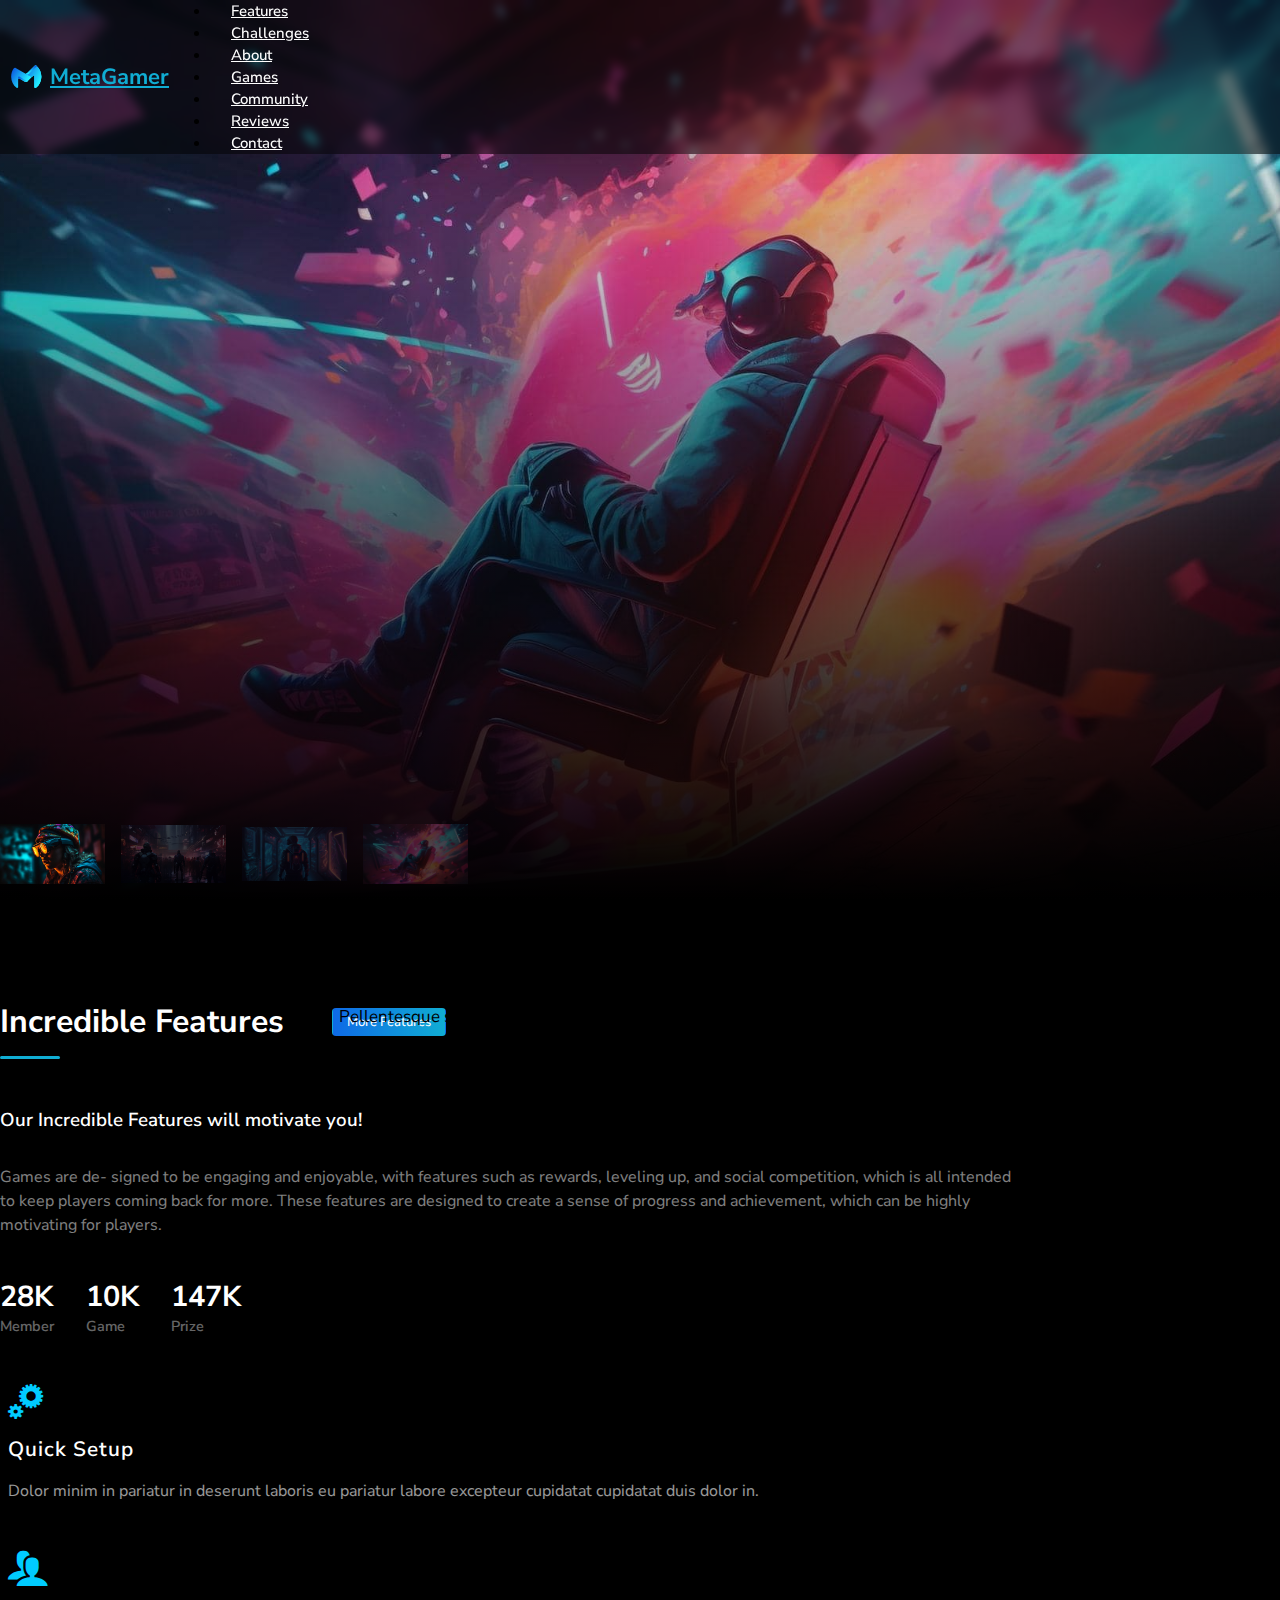
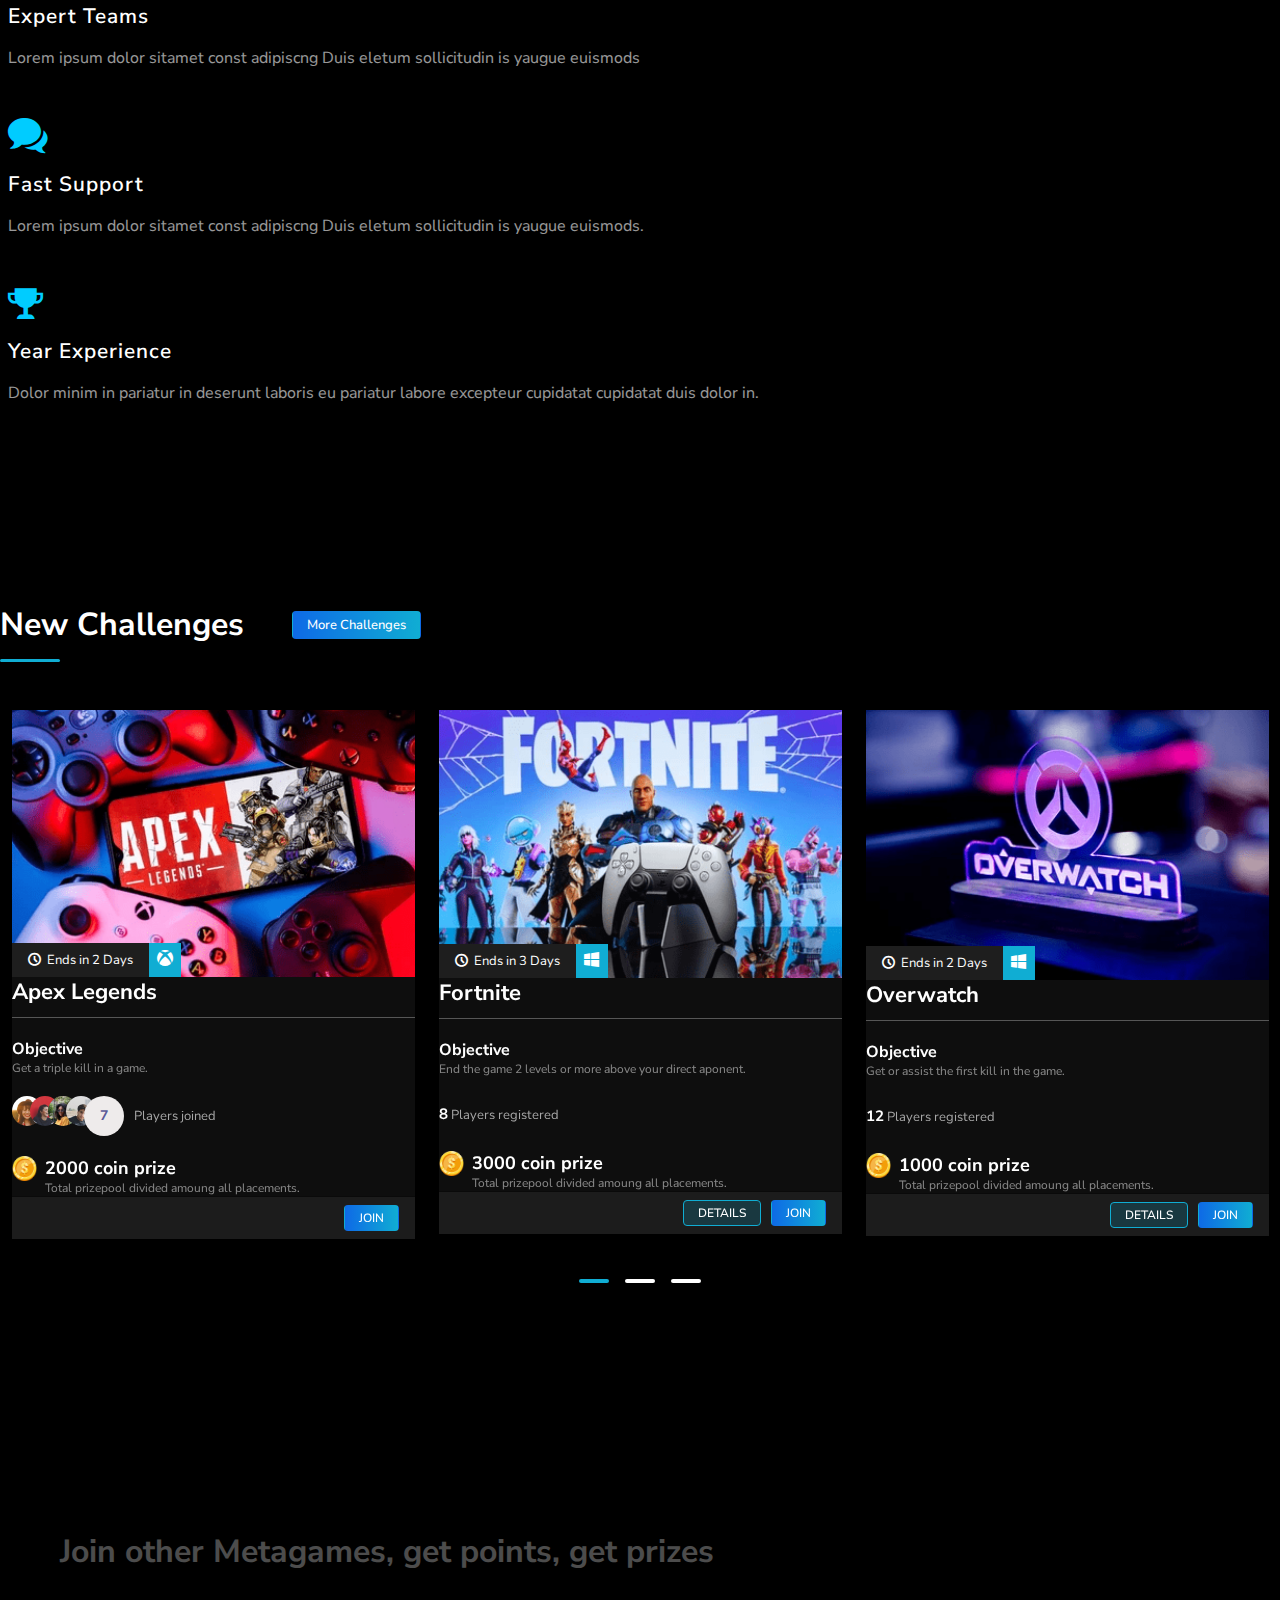
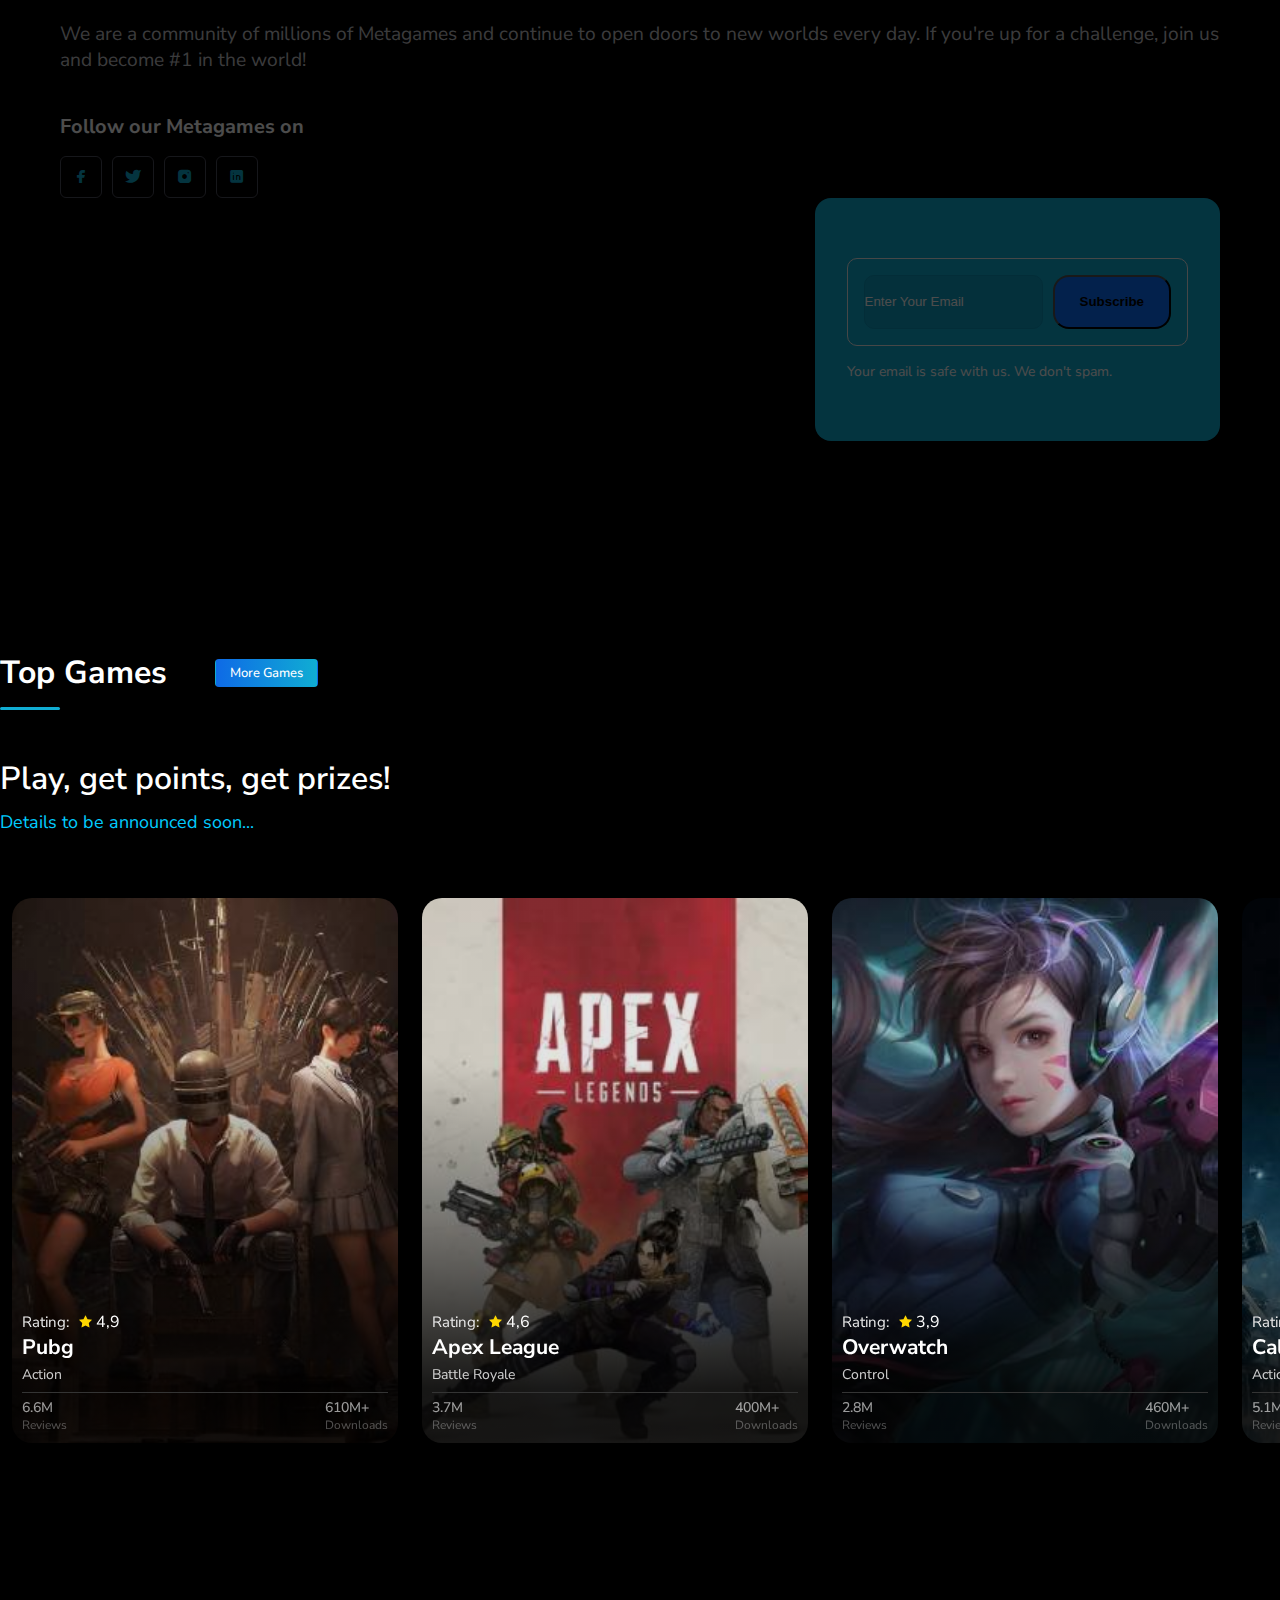
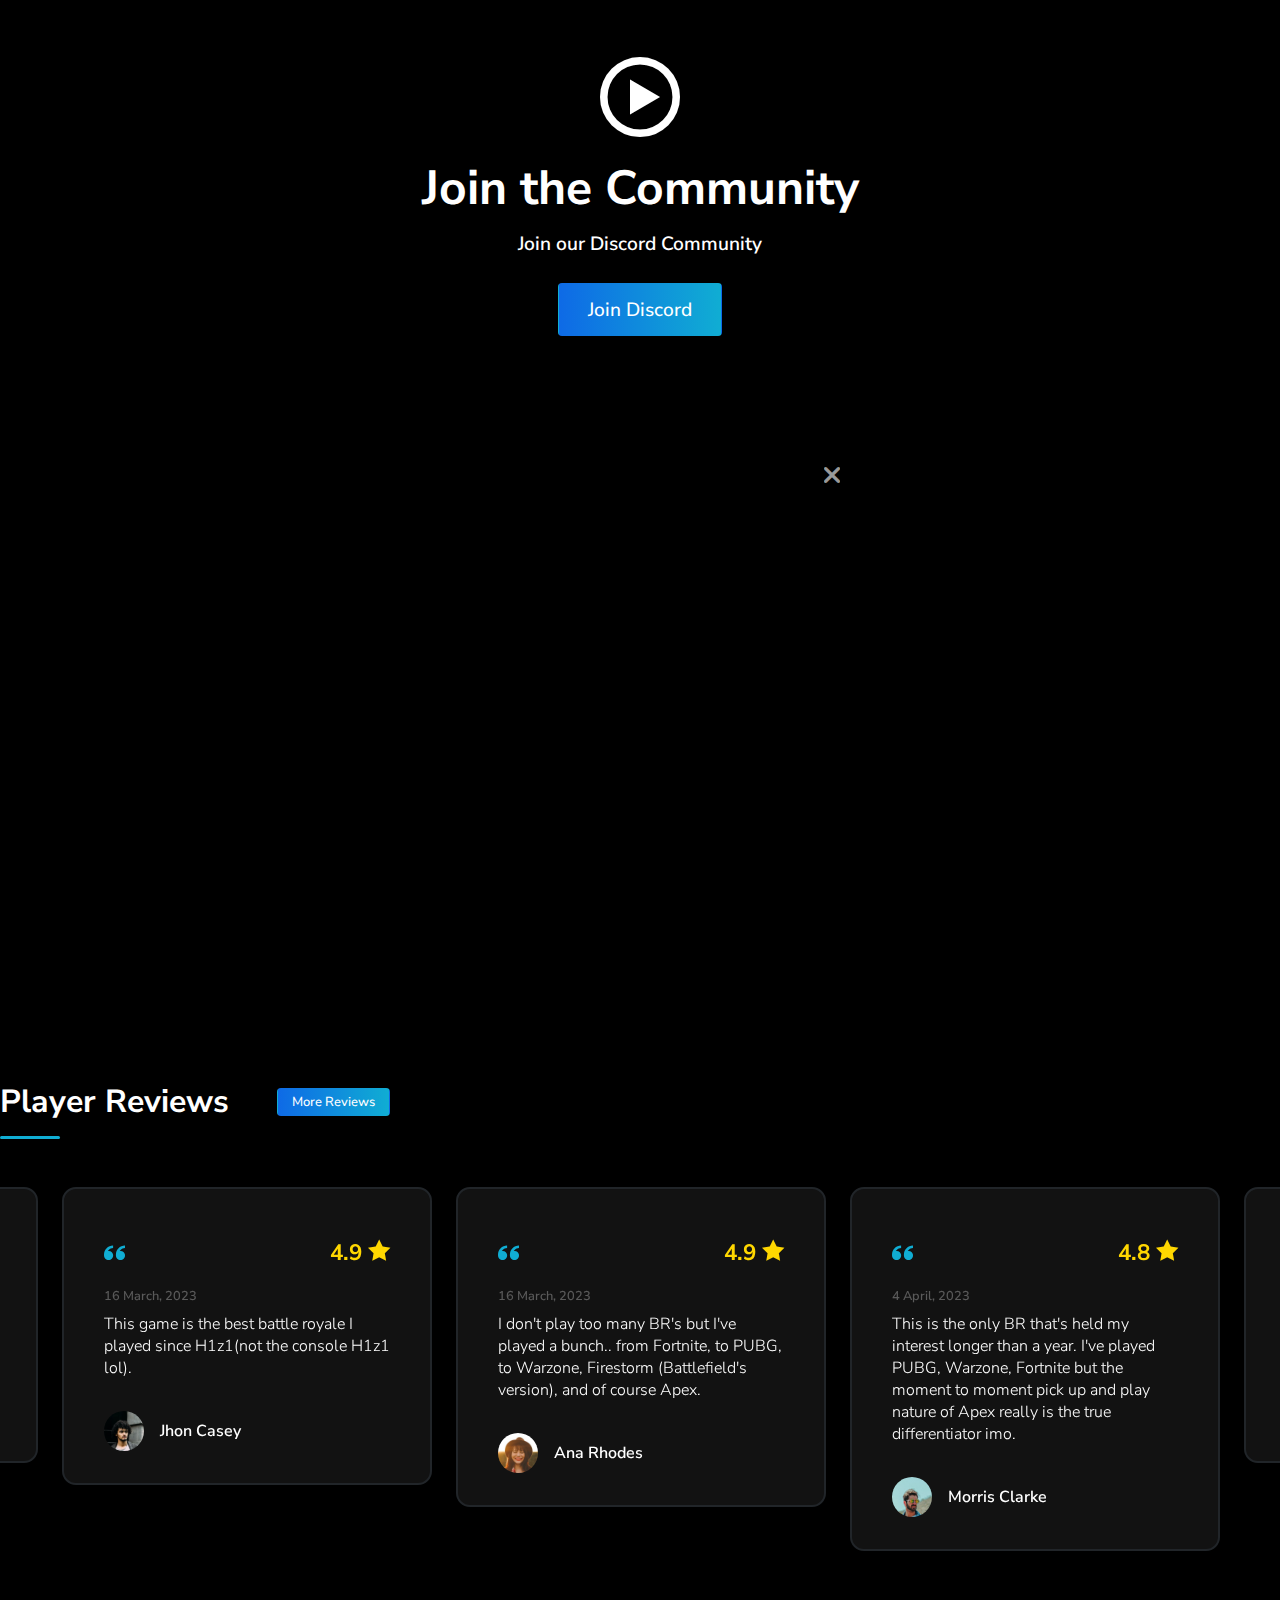
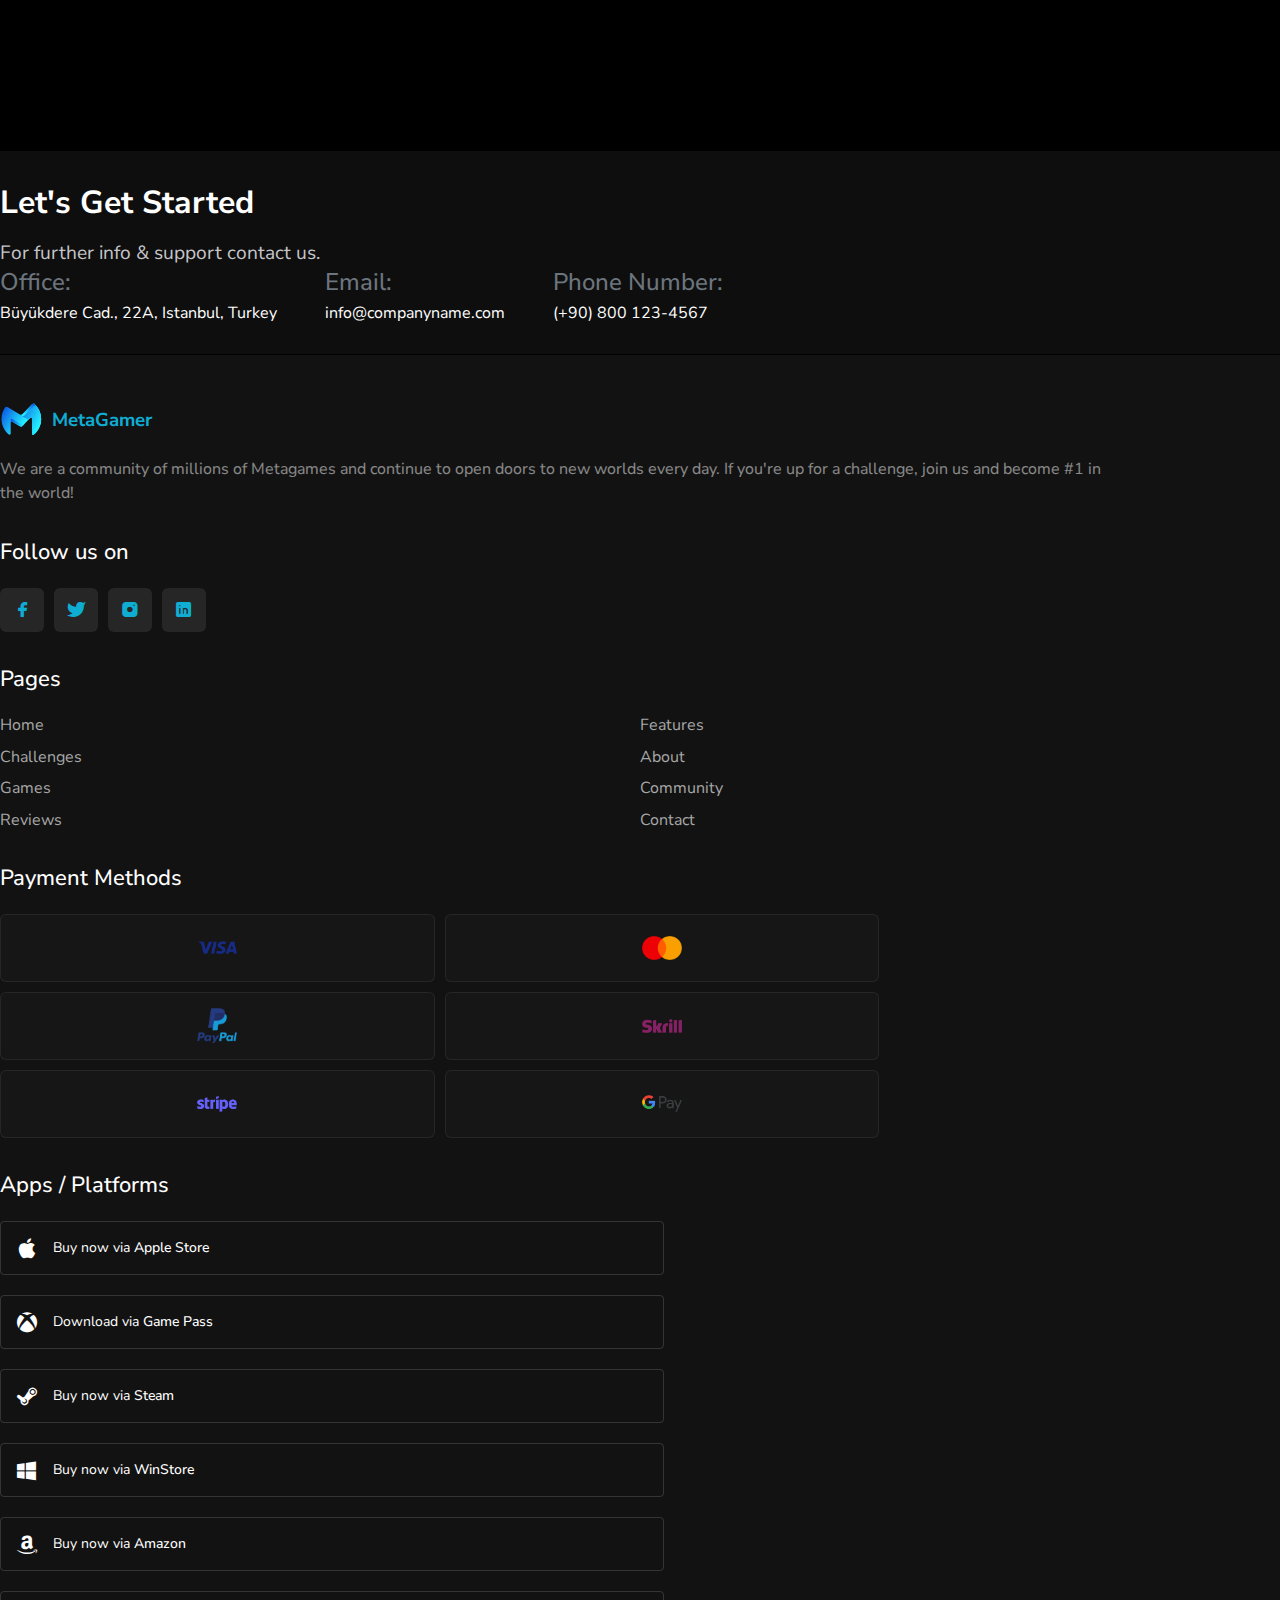
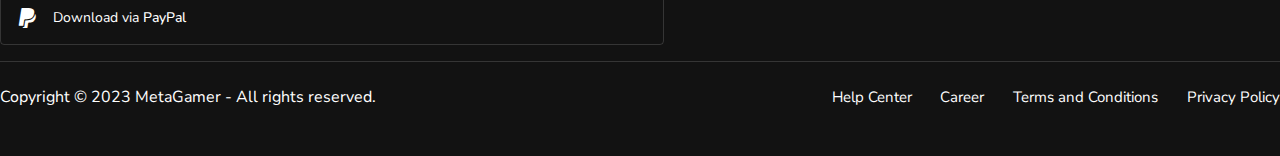
<file: home2/index.html>
<!DOCTYPE html>
<html lang="en">

<head>

    <!-- Meta tags -->
    <meta http-equiv="X-UA-Compatible" content="IE=edge">
    <meta name="viewport" content="width=device-width, initial-scale=1.0">
    <meta http-equiv="Content-Type" content="text/html; charset=utf-8">
    <meta name="description" content="">
    <meta name="author" content="">
    <title>MetaGamer - Game & Gaming Landing Page HTML5 Template</title>

    <!-- Favicon -->
    <link rel="apple-touch-icon" sizes="180x180" href="src/assets/img/favicon/apple-touch-icon.png">
    <link rel="icon" type="image/png" sizes="256x256"  href="src/assets/img/favicon/android-chrome-192x192.png">
    <link rel="icon" type="image/png" sizes="192x192"  href="src/assets/img/favicon/android-chrome-512x512.png">    
    <link rel="icon" type="image/png" href="src/assets/img/favicon/favicon.ico">
    <link rel="icon" type="image/png" sizes="32x32" href="src/assets/img/favicon/favicon-32x32.png">
    <link rel="icon" type="image/png" sizes="16x16" href="src/assets/img/favicon/favicon-16x16.png">
    <link rel="manifest" href="src/assets/img/favicon/site.webmanifest">
    <link rel="mask-icon" href="src/assets/img/favicon/safari-pinned-tab.svg" color="#5bbad5">
    <meta name="msapplication-TileColor" content="#0b1f3c">
    <meta name="theme-color" content="#ffffff">

    <!-- Stylesheets -->
    <link rel="stylesheet" href="https://cdn.jsdelivr.net/npm/bootstrap@5.0.2/dist/css/bootstrap.min.css"
        integrity="sha384-EVSTQN3/azprG1Anm3QDgpJLIm9Nao0Yz1ztcQTwFspd3yD65VohhpuuCOmLASjC" crossorigin="anonymous">
    <link rel="stylesheet" href="src/assets/css/plugins/slick.css" type="text/css">
    <link rel="stylesheet" href="src/assets/css/plugins/slick-theme.css" type="text/css">
    <link rel="stylesheet" href="src/assets/css/plugins/touch-sideswipe.css" type="text/css">
    <link rel="stylesheet"
        href="https://fonts.googleapis.com/css2?family=Nunito+Sans:opsz,wght@6..12,300;6..12,400;6..12,500;6..12,600;6..12,700;6..12,800&display=swap"
        type="text/css">
    <link rel="stylesheet" href="src/assets/css/style.css" type="text/css">
</head>

<body>

    <!--========== Loading Overlay ==========-->
    <div class="loading-overlay">
        <div class="spinner">
            <div class="double-bounce1"></div>
            <div class="double-bounce2"></div>
        </div>
    </div>


    <!--========== Content Layout ==========-->
    <div class="layout">

        <!--========== Carousel ==========-->
        <div id="carouselExampleIndicators" class="carousel slide" data-bs-ride="carousel">
            <div class="carousel-actions">
                <div class="carousel-indicators">
                    <div data-bs-target="#carouselExampleIndicators" data-bs-slide-to="0" class="active"
                        aria-current="true">
                        <img class="carousel-img" src="src/assets/img/carousel/slider-4.jpg" alt="slider1">
                    </div>
                    <div data-bs-target="#carouselExampleIndicators" data-bs-slide-to="1">
                        <img class="carousel-img" src="src/assets/img/carousel/slider-3.jpg" alt="slider2">
                    </div>
                    <div data-bs-target="#carouselExampleIndicators" data-bs-slide-to="2">
                        <img class="carousel-img" src="src/assets/img/carousel/slider-2.jpg" alt="slider3">
                    </div>
                    <div data-bs-target="#carouselExampleIndicators" data-bs-slide-to="3">
                        <img class="carousel-img" src="src/assets/img/carousel/slider-1.jpg" alt="slider4">
                    </div>
                </div>
            </div>
            <div class="carousel-inner">
                <div class="carousel-item active">
                    <img class="carousel-img" src="src/assets/img/carousel/slider-4.jpg" alt="slider1">
                    <div class="carousel-container container">
                        <div class="carousel-caption">
                            <div class="carousel-ttl">
                                <h2 class="carousel-ttl_name">Play trending games everywhere.</h2>
                            </div>
                            <div class="carousel-txt">
                                <p>
                                    Lorem ipsum dolor sit amet, consectetur adipiscing elit. Ut et massa mi. Aliquam in
                                    hendrerit urna. Pellentesque sit amet sapien fringilla, mattis ligula consectetur,
                                    ultrices mauris. Lorem ipsum dolor sit amet, consectetur adipiscing elit. Ut et
                                    massa mi.
                                </p>
                            </div>
                        </div>
                    </div>
                </div>
                <div class="carousel-item">
                    <img class="carousel-img" src="src/assets/img/carousel/slider-3.jpg" alt="slider2">
                    <div class="carousel-container">
                        <div class="carousel-caption">
                            <div class="carousel-ttl">
                                <h2 class="carousel-ttl_name">Connect and enjoy with team.</h2>
                            </div>
                            <div class="carousel-txt">
                                <p>
                                    Lorem ipsum dolor sit amet, consectetur adipiscing elit. Ut et massa mi. Aliquam in
                                    hendrerit urna. Pellentesque sit amet sapien fringilla, mattis ligula consectetur,
                                    ultrices mauris.
                                </p>
                            </div>
                        </div>
                    </div>
                </div>
                <div class="carousel-item">
                    <img class="carousel-img" src="src/assets/img/carousel/slider-2.jpg" alt="slider1">
                    <div class="carousel-container">
                        <div class="carousel-caption">
                            <div class="carousel-ttl">
                                <h2 class="carousel-ttl_name">Feel no limits power.</h2>
                            </div>
                            <div class="carousel-txt">
                                <p>
                                    Lorem ipsum dolor sit amet, consectetur adipiscing elit. Ut et massa mi. Aliquam in
                                    hendrerit urna. Pellentesque sit amet sapien fringilla, mattis ligula consectetur,
                                    ultrices mauris.
                                </p>
                            </div>
                        </div>
                    </div>
                </div>
                <div class="carousel-item">
                    <img class="carousel-img" src="src/assets/img/carousel/slider-1.jpg" alt="slider2">
                    <div class="carousel-container">
                        <div class="carousel-caption">
                            <div class="carousel-ttl">
                                <h2 class="carousel-ttl_name">Free cloud gaming experience.</h2>
                            </div>
                            <div class="carousel-txt">
                                <p>
                                    Lorem ipsum dolor sit amet, consectetur adipiscing elit. Ut et massa mi. Aliquam in
                                    hendrerit urna. Pellentesque sit amet sapien fringilla, mattis ligula consectetur,
                                    ultrices mauris.
                                </p>
                            </div>
                        </div>
                    </div>
                </div>
            </div>
        </div>


        <!--========== Home Section ==========-->
        <section class="layer section" id="home">
            <div class="content">

                <h2 class="title d-none">Home</h2>
                <!--========== Header ==========-->
                <div class="position-relative">
                    <div class="header">
                        <nav class="navbar navbar-expand-lg affix-top">
                            <div class="container">
                                <div class="navbar-container">
                                    <a class="navbar-brand page-scroll" href="#home">
                                        <img src="src/assets/img/logo.svg" alt="MetaGamer">
                                        <h2 class="navbar-brand_name">MetaGamer</h2>
                                    </a>
                                    <a href="#cd-nav" class="cd-nav-trigger burger-menu-icon">
                                        <span>Menu</span>
                                    </a>
                                    <div class="collapse navbar-collapse" id="navbarSupportedContent">
                                        <div class="navbar-layout">
                                            <ul class="navbar-nav me-auto mb-2 mb-lg-0">
                                                <li class="nav-item">
                                                    <a class="nav-link features" href="#features">Features</a>
                                                </li>
                                                <li class="nav-item">
                                                    <a class="nav-link newch" href="#newch">Challenges</a>
                                                </li>
                                                <li class="nav-item">
                                                    <a class="nav-link about" href="#about">About</a>
                                                </li>
                                                <li class="nav-item">
                                                    <a class="nav-link games" href="#games">Games</a>
                                                </li>
                                                <li class="nav-item">
                                                    <a class="nav-link community" href="#community">Community</a>
                                                </li>
                                                <li class="nav-item">
                                                    <a class="nav-link reviews" href="#reviews">Reviews</a>
                                                </li>
                                                <li class="nav-item">
                                                    <a class="nav-link contact" href="#contact">Contact</a>
                                                </li>
                                            </ul>
                                        </div>
                                    </div>
                                </div>
                            </div>
                        </nav>
                    </div>
                </div>
            </div>
        </section>


        <!--========== Features Section ==========-->
        <section class="section" id="features">
            <div class="container">
                <div class="title-horz">
                    <h2 class="title">Incredible Features</h2>
                    <a href="" class="link-primary">More Features</a>
                </div>
                <div class="row">
                    <div class="col-md-12 col-lg-5">
                        <div class="feat-info">
                            <h3 class="feat-info_ttl">Our Incredible Features will motivate you!</h3>
                            <p class="feat-info_text">Games are de- signed to be engaging and enjoyable, with features
                                such as rewards, leveling
                                up, and social competition, which is all intended to keep players coming back for more.
                                These features are designed to create a sense of progress and achievement, which can be
                                highly motivating for players.</p>
                            <div class="feat-stats">
                                <div class="feat-stats_item">
                                    <span class="feat-stats_num">28K</span>
                                    <h4 class="feat-stats_label">Member</h4>
                                </div>
                                <div class="feat-stats_item">
                                    <span class="feat-stats_num">10K</span>
                                    <h4 class="feat-stats_label">Game</h4>
                                </div>
                                <div class="feat-stats_item">
                                    <span class="feat-stats_num">147K</span>
                                    <h4 class="feat-stats_label">Prize</h4>
                                </div>
                            </div>
                        </div>
                    </div>
                    <div class="col-md-12 col-lg-7">
                        <div class="row">
                            <div class="col-sm-6 col-md-6">
                                <div class="feat-card">
                                    <i class="icon-cogs"></i>
                                    <h4 class="feat-name">Quick Setup</h4>
                                    <p class="feat-desc">
                                        Dolor minim in pariatur in deserunt laboris eu pariatur labore
                                        excepteur cupidatat cupidatat duis dolor in.</p>
                                </div>
                            </div>
                            <div class="col-sm-6 col-md-6">
                                <div class="feat-card">
                                    <i class="icon-users"></i>
                                    <h4 class="feat-name">Expert Teams</h4>
                                    <p class="feat-desc">Lorem ipsum dolor sitamet const adipiscng Duis eletum
                                        sollicitudin is yaugue euismods</p>
                                </div>
                            </div>
                            <div class="col-sm-6 col-md-6">
                                <div class="feat-card">
                                    <i class="icon-bubbles"></i>
                                    <h4 class="feat-name">Fast Support</h4>
                                    <p class="feat-desc">Lorem ipsum dolor sitamet const adipiscng Duis eletum
                                        sollicitudin is yaugue euismods.</p>
                                </div>
                            </div>
                            <div class="col-sm-6 col-md-6">
                                <div class="feat-card">
                                    <i class="icon-trophy"></i>
                                    <h4 class="feat-name">Year Experience</h4>
                                    <p class="feat-desc">
                                        Dolor minim in pariatur in deserunt laboris eu pariatur labore
                                        excepteur cupidatat cupidatat duis dolor in.</p>
                                </div>
                            </div>
                        </div>
                    </div>
                </div>
            </div>
        </section>


        <!--========== New Challenges Section ==========-->
        <section class="section" id="newch">
            <div class="container">
                <div class="title-horz">
                    <h2 class="title">New Challenges</h2>
                    <a href="" class="link-primary">More Challenges</a>
                </div>

                <!--========== Custom Slick Slider ==========-->
                <div id="thumb-slider">
                    <div class="card shadow-sm">
                        <div class="card-image">
                            <img src="src/assets/img/thumb/game-1.png" alt="game1">
                            <div class="card-image_over">
                                <div class="card-time">
                                    <i class="icon-clock"></i>
                                    <span>Ends in 2 Days</span>
                                </div>
                                <div class="card-version">
                                    <i class="icon-xbox"></i>
                                </div>
                            </div>
                        </div>
                        <div class="card-body">
                            <h3 class="card-title">Apex Legends</h3>
                            <div class="line-x"></div>
                            <div class="ch-obj">
                                <h4 class="ch-obj_ttl">Objective</h4>
                                <p class="ch-obj_text">Get a triple kill in a game.</p>
                            </div>
                            <div class="ch-user">
                                <div class="ch-visitor">
                                    <div class="position-relative avatar_box user-box">
                                        <img src="src/assets/img/user/user-1.jpg" alt="user1" class="user-avatar">
                                    </div>
                                    <div class="position-relative avatar_box user-box">
                                        <img src="src/assets/img/user/user-2.jpg" alt="user2" class="user-avatar">
                                    </div>
                                    <div class="position-relative avatar_box user-box">
                                        <img src="src/assets/img/user/user-3.jpg" alt="user3" class="user-avatar">
                                    </div>
                                    <div class="position-relative avatar_box user-box">
                                        <img src="src/assets/img/user/user-4.jpg" alt="user4" class="user-avatar">
                                    </div>
                                    <div class="ch-visitor_count">7</div>
                                </div>
                                <span class="ch-user_stats">Players joined</span>
                            </div>
                            <div class="ch-prize">
                                <img src="src/assets/img/coin.png" alt="coin">
                                <div class="ch-prize_desc">
                                    <h4 class="ch-prize_amount">2000 coin prize</h4>
                                    <p class="ch-prize_text">Total prizepool divided amoung all placements.</p>
                                </div>
                            </div>
                        </div>
                        <div class="card-footer">
                            <a href="#" class="link-primary">Join</a>
                        </div>
                    </div>
                    <div class="card shadow-sm">
                        <div class="card-image">
                            <img src="src/assets/img/thumb/game-2.png" alt="game2">
                            <div class="card-image_over">
                                <div class="card-time">
                                    <i class="icon-clock"></i>
                                    <span>Ends in 3 Days</span>
                                </div>
                                <div class="card-version">
                                    <i class="icon-windows"></i>
                                </div>
                            </div>
                        </div>
                        <div class="card-body">
                            <h3 class="card-title">Fortnite</h3>
                            <div class="line-x"></div>
                            <div class="ch-obj">
                                <h4 class="ch-obj_ttl">Objective</h4>
                                <p class="ch-obj_text">End the game 2 levels or more above your direct aponent.</p>
                            </div>
                            <div class="ch-user">
                                <span class="ch-user_stats"><strong>8</strong> Players registered</span>
                            </div>
                            <div class="ch-prize">
                                <img src="src/assets/img/coin.png" alt="coin">
                                <div class="ch-prize_desc">
                                    <h4 class="ch-prize_amount">3000 coin prize</h4>
                                    <p class="ch-prize_text">Total prizepool divided amoung all placements.</p>
                                </div>
                            </div>
                        </div>
                        <div class="card-footer">
                            <a href="#" class="link-outline">Details</a>
                            <a href="#" class="link-primary">Join</a>
                        </div>
                    </div>
                    <div class="card shadow-sm">
                        <div class="card-image">
                            <img src="src/assets/img/thumb/game-3.png" alt="game3">
                            <div class="card-image_over">
                                <div class="card-time">
                                    <i class="icon-clock"></i>
                                    <span>Ends in 2 Days</span>
                                </div>
                                <div class="card-version">
                                    <i class="icon-windows"></i>
                                </div>
                            </div>
                        </div>
                        <div class="card-body">
                            <h3 class="card-title">Overwatch</h3>
                            <div class="line-x"></div>
                            <div class="ch-obj">
                                <h4 class="ch-obj_ttl">Objective</h4>
                                <p class="ch-obj_text">Get or assist the first kill in the game.</p>
                            </div>
                            <div class="ch-user">
                                <span class="ch-user_stats"><strong>12</strong> Players registered</span>
                            </div>
                            <div class="ch-prize">
                                <img src="src/assets/img/coin.png" alt="coin">
                                <div class="ch-prize_desc">
                                    <h4 class="ch-prize_amount">1000 coin prize</h4>
                                    <p class="ch-prize_text">Total prizepool divided amoung all placements.</p>
                                </div>
                            </div>
                        </div>
                        <div class="card-footer">
                            <a href="#" class="link-outline">Details</a>
                            <a href="#" class="link-primary">Join</a>
                        </div>
                    </div>
                    <div class="card shadow-sm">
                        <div class="card-image">
                            <img src="src/assets/img/thumb/game-4.png" alt="game4">
                            <div class="card-image_over">
                                <div class="card-time">
                                    <i class="icon-clock"></i>
                                    <span>Ends in 4 Days</span>
                                </div>
                                <div class="card-version">
                                    <i class="icon-xbox"></i>
                                </div>
                            </div>
                        </div>
                        <div class="card-body">
                            <h3 class="card-title">Call of Duty</h3>
                            <div class="line-x"></div>
                            <div class="ch-obj">
                                <h4 class="ch-obj_ttl">Objective</h4>
                                <p class="ch-obj_text">Get a triple kill in a game</p>
                            </div>
                            <div class="ch-user">
                                <div class="ch-visitor">
                                    <div class="position-relative avatar_box user-box">
                                        <img src="src/assets/img/user/user-5.jpg" alt="user5" class="user-avatar">
                                    </div>
                                    <div class="position-relative avatar_box user-box">
                                        <img src="src/assets/img/user/user-10.jpg" alt="user10" class="user-avatar">
                                    </div>
                                    <div class="position-relative avatar_box user-box">
                                        <img src="src/assets/img/user/user-7.jpg" alt="user7" class="user-avatar">
                                    </div>
                                    <div class="position-relative avatar_box user-box">
                                        <img src="src/assets/img/user/user-9.jpg" alt="user9" class="user-avatar">
                                    </div>
                                    <div class="ch-visitor_count">10</div>
                                </div>
                                <span class="ch-user_stats">Players joined</span>
                            </div>
                            <div class="ch-prize">
                                <img src="src/assets/img/coin.png" alt="coin">
                                <div class="ch-prize_desc">
                                    <h4 class="ch-prize_amount">3000 coin prize</h4>
                                    <p class="ch-prize_text">Total prizepool divided amoung all placements.</p>
                                </div>
                            </div>
                        </div>
                        <div class="card-footer">
                            <a href="#" class="link-primary">Join</a>
                        </div>
                    </div>
                    <div class="card shadow-sm">
                        <div class="card-image">
                            <img src="src/assets/img/thumb/game-1.png" alt="game1">
                            <div class="card-image_over">
                                <div class="card-time">
                                    <i class="icon-clock"></i>
                                    <span>Ends in 2 Days</span>
                                </div>
                                <div class="card-version">
                                    <i class="icon-xbox"></i>
                                </div>
                            </div>
                        </div>
                        <div class="card-body">
                            <h3 class="card-title">Apex Legends</h3>
                            <div class="line-x"></div>
                            <div class="ch-obj">
                                <h4 class="ch-obj_ttl">Objective</h4>
                                <p class="ch-obj_text">Get or assist the first kill in the game.</p>
                            </div>
                            <div class="ch-user">
                                <span class="ch-user_stats"><strong>6</strong> Players registered</span>
                            </div>
                            <div class="ch-prize">
                                <img src="src/assets/img/coin.png" alt="coin">
                                <div class="ch-prize_desc">
                                    <h4 class="ch-prize_amount">1000 coin prize</h4>
                                    <p class="ch-prize_text">Total prizepool divided amoung all placements.</p>
                                </div>
                            </div>
                        </div>
                        <div class="card-footer">
                            <a href="#" class="link-outline">Details</a>
                            <a href="#" class="link-primary">Join</a>
                        </div>
                    </div>
                    <div class="card shadow-sm">
                        <div class="card-image">
                            <img src="src/assets/img/thumb/game-2.png" alt="game2">
                            <div class="card-image_over">
                                <div class="card-time">
                                    <i class="icon-clock"></i>
                                    <span>Ends in 3 Days</span>
                                </div>
                                <div class="card-version">
                                    <i class="icon-windows"></i>
                                </div>
                            </div>
                        </div>
                        <div class="card-body">
                            <h3 class="card-title">Fortnite</h3>
                            <div class="line-x"></div>
                            <div class="ch-obj">
                                <h4 class="ch-obj_ttl">Objective</h4>
                                <p class="ch-obj_text">Place more wards than your apponent.</p>
                            </div>
                            <div class="ch-user">
                                <div class="ch-visitor">
                                    <div class="position-relative avatar_box user-box">
                                        <img src="src/assets/img/user/user-11.jpg" alt="user11" class="user-avatar">
                                    </div>
                                    <div class="position-relative avatar_box user-box">
                                        <img src="src/assets/img/user/user-18.jpg" alt="user18" class="user-avatar">
                                    </div>
                                    <div class="position-relative avatar_box user-box">
                                        <img src="src/assets/img/user/user-14.jpg" alt="user14" class="user-avatar">
                                    </div>
                                    <div class="position-relative avatar_box user-box">
                                        <img src="src/assets/img/user/user-16.jpg" alt="user16" class="user-avatar">
                                    </div>
                                    <div class="ch-visitor_count">11</div>
                                </div>
                                <span class="ch-user_stats">Players joined</span>
                            </div>
                            <div class="ch-prize">
                                <img src="src/assets/img/coin.png" alt="coin">
                                <div class="ch-prize_desc">
                                    <h4 class="ch-prize_amount">3000 coin prize</h4>
                                    <p class="ch-prize_text">Total prizepool divided amoung all placements.</p>
                                </div>
                            </div>
                        </div>
                        <div class="card-footer">
                            <a href="#" class="link-primary">Join</a>
                        </div>
                    </div>
                </div>
            </div>
        </section>


        <!--========== About Section ==========-->
        <section class="section" id="about">
            <div class="container">
                <div class="card about-card parallax">
                    <div class="row">
                        <div class="col-md-12 col-lg-5">
                            <h2 class="about-ttl">Join other Metagames, get points, get prizes</h2>
                            <p class="about-text">
                                We are a community of millions of Metagames and continue to open doors to new
                                worlds every day. If you're up for a challenge, join us and become #1 in the world!
                            </p>
                            <div class="follow">
                                <h3 class="follow-title">Follow our Metagames on</h3>
                                <div class="follow-list">
                                    <a href="" target="_blank">
                                        <i class="icon-facebook"></i>
                                    </a>
                                    <a href="" target="_blank">
                                        <i class="icon-twitter"></i>
                                    </a>
                                    <a href="" target="_blank">
                                        <i class="icon-instagram"></i>
                                    </a>
                                    <a href="" target="_blank">
                                        <i class="icon-linkedin"></i>
                                    </a>
                                </div>
                            </div>
                        </div>
                        <div class="col-md-12 col-lg-7">
                            <div class="subs">
                                <form action="#" class="subs-form">
                                    <div class="subs-area">
                                        <input type="text" placeholder="Enter Your Email" class="form-control">
                                        <button type="submit" class="btn btn-primary">Subscribe</button>
                                    </div>
                                    <p class="subs-text">Your email is safe with us. We don't spam.</p>
                                </form>
                            </div>
                        </div>
                    </div>
                </div>
            </div>
        </section>


        <!--========== Games Section ==========-->
        <section class="section" id="games">
            <div class="container">
                <div class="title-horz">
                    <h2 class="title">Top Games</h2>
                    <a href="" class="link-primary">More Games</a>
                </div>
                <div class="row">
                    <div class="col-md-4">
                        <div class="gcard-desc">
                            <h3 class="gcard-subject">Play, get points, get prizes!</h3>
                            <p class="gcard-note">Details to be announced soon...</p>
                        </div>
                    </div>
                    <div class="col-md-8">
                        <div class="gcard" id="games-slider">
                            <a href="" class="gcard-item">
                                <img src="src/assets/img/games/games-1.jpg" alt="games1">
                                <div class="gcard_details">
                                    <div class="gcard-bottom">
                                        <div class="gcard-rating">Rating: <span><i class="icon-star-full"></i>
                                                4,6</span></div>
                                        <h4 class="gcard-title">Apex League</h4>
                                        <div class="gcard-catg">Battle Royale</div>
                                        <div class="gcard-stats">
                                            <div class="gcard-stats_col">
                                                <span class="gcard-stats_num">3.7M</span>
                                                <p class="gcard-stats_label">Reviews</p>
                                            </div>
                                            <div class="gcard-stats_col">
                                                <span class="gcard-stats_num">400M+</span>
                                                <p class="gcard-stats_label">Downloads</p>
                                            </div>
                                        </div>
                                    </div>
                                </div>
                            </a>
                            <a href="" class="gcard-item">
                                <img src="src/assets/img/games/games-2.jpg" alt="games2">
                                <div class="gcard_details">
                                    <div class="gcard-bottom">
                                        <div class="gcard-rating">Rating: <span><i class="icon-star-full"></i>
                                                3,9</span></div>
                                        <h4 class="gcard-title">Overwatch</h4>
                                        <div class="gcard-catg">Control</div>
                                        <div class="gcard-stats">
                                            <div class="gcard-stats_col">
                                                <span class="gcard-stats_num">2.8M</span>
                                                <p class="gcard-stats_label">Reviews</p>
                                            </div>
                                            <div class="gcard-stats_col">
                                                <span class="gcard-stats_num">460M+</span>
                                                <p class="gcard-stats_label">Downloads</p>
                                            </div>
                                        </div>
                                    </div>
                                </div>
                            </a>
                            <a href="" class="gcard-item">
                                <img src="src/assets/img/games/games-3.jpg" alt="games3">
                                <div class="gcard_details">
                                    <div class="gcard-bottom">
                                        <div class="gcard-rating">Rating: <span><i class="icon-star-full"></i>
                                                4,8</span></div>
                                        <h4 class="gcard-title">Call of Duty</h4>
                                        <div class="gcard-catg">Action</div>
                                        <div class="gcard-stats">
                                            <div class="gcard-stats_col">
                                                <span class="gcard-stats_num">5.1M</span>
                                                <p class="gcard-stats_label">Reviews</p>
                                            </div>
                                            <div class="gcard-stats_col">
                                                <span class="gcard-stats_num">500M+</span>
                                                <p class="gcard-stats_label">Downloads</p>
                                            </div>
                                        </div>
                                    </div>
                                </div>
                            </a>
                            <a href="" class="gcard-item">
                                <img src="src/assets/img/games/games-4.jpg" alt="">
                                <div class="gcard_details">
                                    <div class="gcard-bottom">
                                        <div class="gcard-rating">Rating: <span><i class="icon-star-full"></i>
                                                4,5</span></div>
                                        <h4 class="gcard-title">Fortnite</h4>
                                        <div class="gcard-catg">Battle Royale</div>
                                        <div class="gcard-stats">
                                            <div class="gcard-stats_col">
                                                <span class="gcard-stats_num">3.2M</span>
                                                <p class="gcard-stats_label">Reviews</p>
                                            </div>
                                            <div class="gcard-stats_col">
                                                <span class="gcard-stats_num">370M+</span>
                                                <p class="gcard-stats_label">Downloads</p>
                                            </div>
                                        </div>
                                    </div>
                                </div>
                            </a>
                            <a href="" class="gcard-item">
                                <img src="src/assets/img/games/games-5.jpg" alt="games5">
                                <div class="gcard_details">
                                    <div class="gcard-bottom">
                                        <div class="gcard-rating">Rating: <span><i class="icon-star-full"></i>
                                                4,9</span></div>
                                        <h4 class="gcard-title">Pubg</h4>
                                        <div class="gcard-catg">Action</div>
                                        <div class="gcard-stats">
                                            <div class="gcard-stats_col">
                                                <span class="gcard-stats_num">6.6M</span>
                                                <p class="gcard-stats_label">Reviews</p>
                                            </div>
                                            <div class="gcard-stats_col">
                                                <span class="gcard-stats_num">610M+</span>
                                                <p class="gcard-stats_label">Downloads</p>
                                            </div>
                                        </div>
                                    </div>
                                </div>
                            </a>
                        </div>
                    </div>
                </div>
            </div>
        </section>


        <!--========== Community Section ==========-->
        <section class="section" id="community">
            <div class="container">
                <div class="comm">
                    <i class="icon-play" data-bs-toggle="modal" data-bs-target="#exampleModal"></i>
                    <h2 class="comm-ttl">Join the Community</h2>
                    <p class="comm-text">Join our Discord Community</p>
                    <a href="" class="comm-link link-primary">Join Discord</a>
                </div>
            </div>
        </section>


        <!--========== Community Modal ==========-->
        <div class="modal fade" id="exampleModal" tabindex="-1" aria-hidden="true">
            <div class="modal-dialog modal-dialog-centered">
                <div class="modal-content">
                    <div class="modal-close">
                        <i class="icon-close" data-bs-dismiss="modal"></i>
                    </div>
                    <iframe height="470" class="w-100 border-0"
                        src="https://www.youtube.com/embed/HHBsvKnCkwI?si=LjpPfLhgrigHC0se?autoplay=1"
                        title="YouTube video player" allowfullscreen></iframe>
                </div>
            </div>
        </div>


        <!--========== Reviews Section ==========-->
        <section class="section" id="reviews">
            <div class="container">
                <div class="title-horz">
                    <h2 class="title">Player Reviews</h2>
                    <a href="" class="link-primary">More Reviews</a>
                </div>

                <!--========== Custom Slick Slider ==========-->
                <div id="review-slider">
                    <div class="card rw-card shadow-sm">
                        <div class="rw-content">
                            <div class="rw-top">
                                <div class="rw-icon">
                                    <i class="icon-quotes-left"></i>
                                </div>
                                <div class="rw-rating">
                                    4.9 <i class="icon-star-full"></i>
                                </div>
                            </div>
                            <span class="rw-date">16 March, 2023</span>
                            <p class="rw-text">
                                I don't play too many BR's but I've played a bunch.. from Fortnite, to
                                PUBG, to Warzone, Firestorm (Battlefield's version), and of course Apex.
                            </p>
                            <div class="rw-author">
                                <div class="user-box">
                                    <img src="src/assets/img/user/user-1.jpg" alt="user1" class="user-avatar">
                                </div>
                                <span class="rw-author_name">Ana Rhodes</span>
                            </div>
                        </div>
                    </div>
                    <div class="card rw-card shadow-sm">
                        <div class="rw-content">
                            <div class="rw-top">
                                <div class="rw-icon">
                                    <i class="icon-quotes-left"></i>
                                </div>
                                <div class="rw-rating">
                                    4.8 <i class="icon-star-full"></i>
                                </div>
                            </div>
                            <span class="rw-date">4 April, 2023</span>
                            <p class="rw-text">
                                This is the only BR that's held my interest longer than a year. I've played PUBG,
                                Warzone, Fortnite but the moment to moment pick up and play nature of Apex really is the
                                true differentiator imo.
                            </p>
                            <div class="rw-author">
                                <div class="user-box">
                                    <img src="src/assets/img/user/user-9.jpg" alt="user1" class="user-avatar">
                                </div>
                                <span class="rw-author_name">Morris Clarke</span>
                            </div>
                        </div>
                    </div>
                    <div class="card rw-card shadow-sm">
                        <div class="rw-content">
                            <div class="rw-top">
                                <div class="rw-icon">
                                    <i class="icon-quotes-left"></i>
                                </div>
                                <div class="rw-rating">
                                    5.0 <i class="icon-star-full"></i>
                                </div>
                            </div>
                            <span class="rw-date">16 March, 2023</span>
                            <p class="rw-text">
                                It is simply the best battle royale game ever made so far.
                            </p>
                            <div class="rw-author">
                                <div class="user-box">
                                    <img src="src/assets/img/user/user-3.jpg" alt="user1" class="user-avatar">
                                </div>
                                <span class="rw-author_name">Palmera Poland</span>
                            </div>
                        </div>
                    </div>
                    <div class="card rw-card shadow-sm">
                        <div class="rw-content">
                            <div class="rw-top">
                                <div class="rw-icon">
                                    <i class="icon-quotes-left"></i>
                                </div>
                                <div class="rw-rating">
                                    4.9 <i class="icon-star-full"></i>
                                </div>
                            </div>
                            <span class="rw-date">16 March, 2023</span>
                            <p class="rw-text">
                                This game is the best battle royale I played since H1z1(not the console H1z1 lol).
                            </p>
                            <div class="rw-author">
                                <div class="user-box">
                                    <img src="src/assets/img/user/user-10.jpg" alt="user1" class="user-avatar">
                                </div>
                                <span class="rw-author_name">Jhon Casey</span>
                            </div>
                        </div>
                    </div>
                </div>
            </div>
        </section>


        <!--========== Contact Section ==========-->
        <section class="section contact" id="contact">
            <div class="contact-layer">
                <div class="container">
                    <div class="row">
                        <div class="col-md-4">
                            <h2 class="contact-ttl">Let's Get Started</h2>
                            <p class="contact-text">For further info & support contact us.</p>
                        </div>
                        <div class="col-md-8 contact-list">
                            <p class="contact-item"><strong>Office: </strong>Büyükdere Cad., 22A, Istanbul, Turkey</p>
                            <p class="contact-item"><strong>Email: </strong>info@companyname.com</p>
                            <p class="contact-item"><strong>Phone Number: </strong>(+90) 800 123-4567</p>
                        </div>
                    </div>
                </div>
            </div>
            <div class="footer">
                <div class="container">
                    <div class="row">
                        <div class="col-md-4">
                            <div class="flogo">
                                <img src="src/assets/img/logo.svg" alt="logo">
                                <h3>MetaGamer</h3>
                            </div>
                            <p class="ftext">We are a community of millions of Metagames and continue to open doors to
                                new worlds every day. If you're up for a challenge, join us and become #1 in the world!
                            </p>
                            <h3 class="ftitle">Follow us on</h3>
                            <div class="fsocial">
                                <a href="" target="_blank"><i class="icon-facebook"></i></a>
                                <a href="" target="_blank"><i class="icon-twitter"></i></a>
                                <a href="" target="_blank"><i class="icon-instagram"></i></a>
                                <a href="" target="_blank"><i class="icon-linkedin"></i></a>
                            </div>
                        </div>
                        <div class="col-md-4">
                            <h3 class="ftitle">Pages</h3>
                            <ul class="fmenu">
                                <li><a href="#home">Home</a></li>
                                <li><a href="#features">Features</a></li>
                                <li><a href="#newch">Challenges</a></li>
                                <li><a href="#about">About</a></li>
                                <li><a href="#games">Games</a></li>
                                <li><a href="#community">Community</a></li>
                                <li><a href="#reviews">Reviews</a></li>
                                <li><a href="#contact">Contact</a></li>
                            </ul>
                            <h3 class="ftitle">Payment Methods</h3>
                            <div class="fpay">
                                <div class="fpay-item">
                                    <img src="src/assets/img/payments/visa.png" alt="visa">
                                </div>
                                <div class="fpay-item">
                                    <img src="src/assets/img/payments/mastercard.png" alt="mastercard">
                                </div>
                                <div class="fpay-item">
                                    <img src="src/assets/img/payments/paypal.png" alt="paypal">
                                </div>
                                <div class="fpay-item">
                                    <img src="src/assets/img/payments/skrill.png" alt="skrill">
                                </div>
                                <div class="fpay-item">
                                    <img src="src/assets/img/payments/stripe.png" alt="stripe">
                                </div>
                                <div class="fpay-item">
                                    <img src="src/assets/img/payments/googlepay.png" alt="googlepay">
                                </div>
                            </div>
                        </div>
                        <div class="col-md-4">
                            <h3 class="ftitle">Apps / Platforms</h3>
                            <div class="fapps">
                                <a href="" target="_blank">
                                    <i class="icon-appleinc"></i>
                                    <div class="fapps-text">
                                        Buy now via <strong>Apple Store</strong>
                                    </div>
                                </a>
                                <a href="" target="_blank">
                                    <i class="icon-xbox"></i>
                                    <div class="fapps-text">
                                        Download via <strong>Game Pass</strong>
                                    </div>
                                </a>
                                <a href="" target="_blank">
                                    <i class="icon-steam"></i>
                                    <div class="fapps-text">
                                        Buy now via <strong>Steam</strong>
                                    </div>
                                </a>
                                <a href="" target="_blank">
                                    <i class="icon-windows"></i>
                                    <div class="fapps-text">
                                        Buy now via <strong>WinStore</strong>
                                    </div>
                                </a>
                                <a href="" target="_blank">
                                    <i class="icon-amazon"></i>
                                    <div class="fapps-text">
                                        Buy now via <strong>Amazon</strong>
                                    </div>
                                </a>
                                <a href="" target="_blank">
                                    <i class="icon-paypal"></i>
                                    <div class="fapps-text">
                                        Download via <strong>PayPal</strong>
                                    </div>
                                </a>
                            </div>
                        </div>
                    </div>
                    <div class="fcopy">
                        <p class="fcopy-info">Copyright © 2023 MetaGamer - All rights reserved.</p>
                        <div class="fcopy-nav">
                            <a href="">Help Center</a>
                            <a href="">Career</a>
                            <a href="">Terms and Conditions</a>
                            <a href="">Privacy Policy</a>
                        </div>
                    </div>
                </div>
            </div>

        </section>
    </div>


    <!--========== Scroll Up ==========-->
    <div class="scroll-up">
        <span class="scroll-up_text">Back to top</span>
        <div class="scroll-up_bar" id="scrollH"></div>
    </div>


    <!--========== Mobile Menu ==========-->
    <nav class="cd-nav-container burger-menu" id="cd-nav">
        <div class="rmenu_header">
            <div class="rmenu_header-left">
                <a class="navbar-brand rmenu_logo" href="#home">
                    <img src="src/assets/img/logo.svg" alt="MetaGamer">
                    <span>MetaGamer</span>
                </a>
                <div class="cd-close-nav">Close</div>
            </div>
        </div>
        <ul class="rmenu_list">
            <li><a class="page-scroll" href="#features">Features</a></li>
            <li><a class="page-scroll" href="#newch">Challenges</a></li>
            <li><a class="page-scroll" href="#about">About</a></li>
            <li><a class="page-scroll" href="#games">Games</a></li>
            <li><a class="page-scroll" href="#community">Community</a></li>
            <li><a class="page-scroll" href="#reviews">Reviews</a></li>
            <li><a class="page-scroll" href="#contact">Contact</a></li>
        </ul>
    </nav>
    <div class="cd-overlay"></div>


    <!-- JavaScripts -->
    <script src="https://cdn.jsdelivr.net/npm/bootstrap@5.0.2/dist/js/bootstrap.min.js"
        integrity="sha384-cVKIPhGWiC2Al4u+LWgxfKTRIcfu0JTxR+EQDz/bgldoEyl4H0zUF0QKbrJ0EcQF"
        crossorigin="anonymous"></script>
    <script src="src/assets/js/plugins/jquery-2.1.1.min.js"></script>
    <script src="src/assets/js/plugins/jquery.mousewheel.min.js"></script>
    <script src="src/assets/js/plugins/jquery.easing.min.js"></script>
    <script src="src/assets/js/plugins/slick.min.js"></script>
    <script src="src/assets/js/main.js"></script>
</body>

</html>
</file>
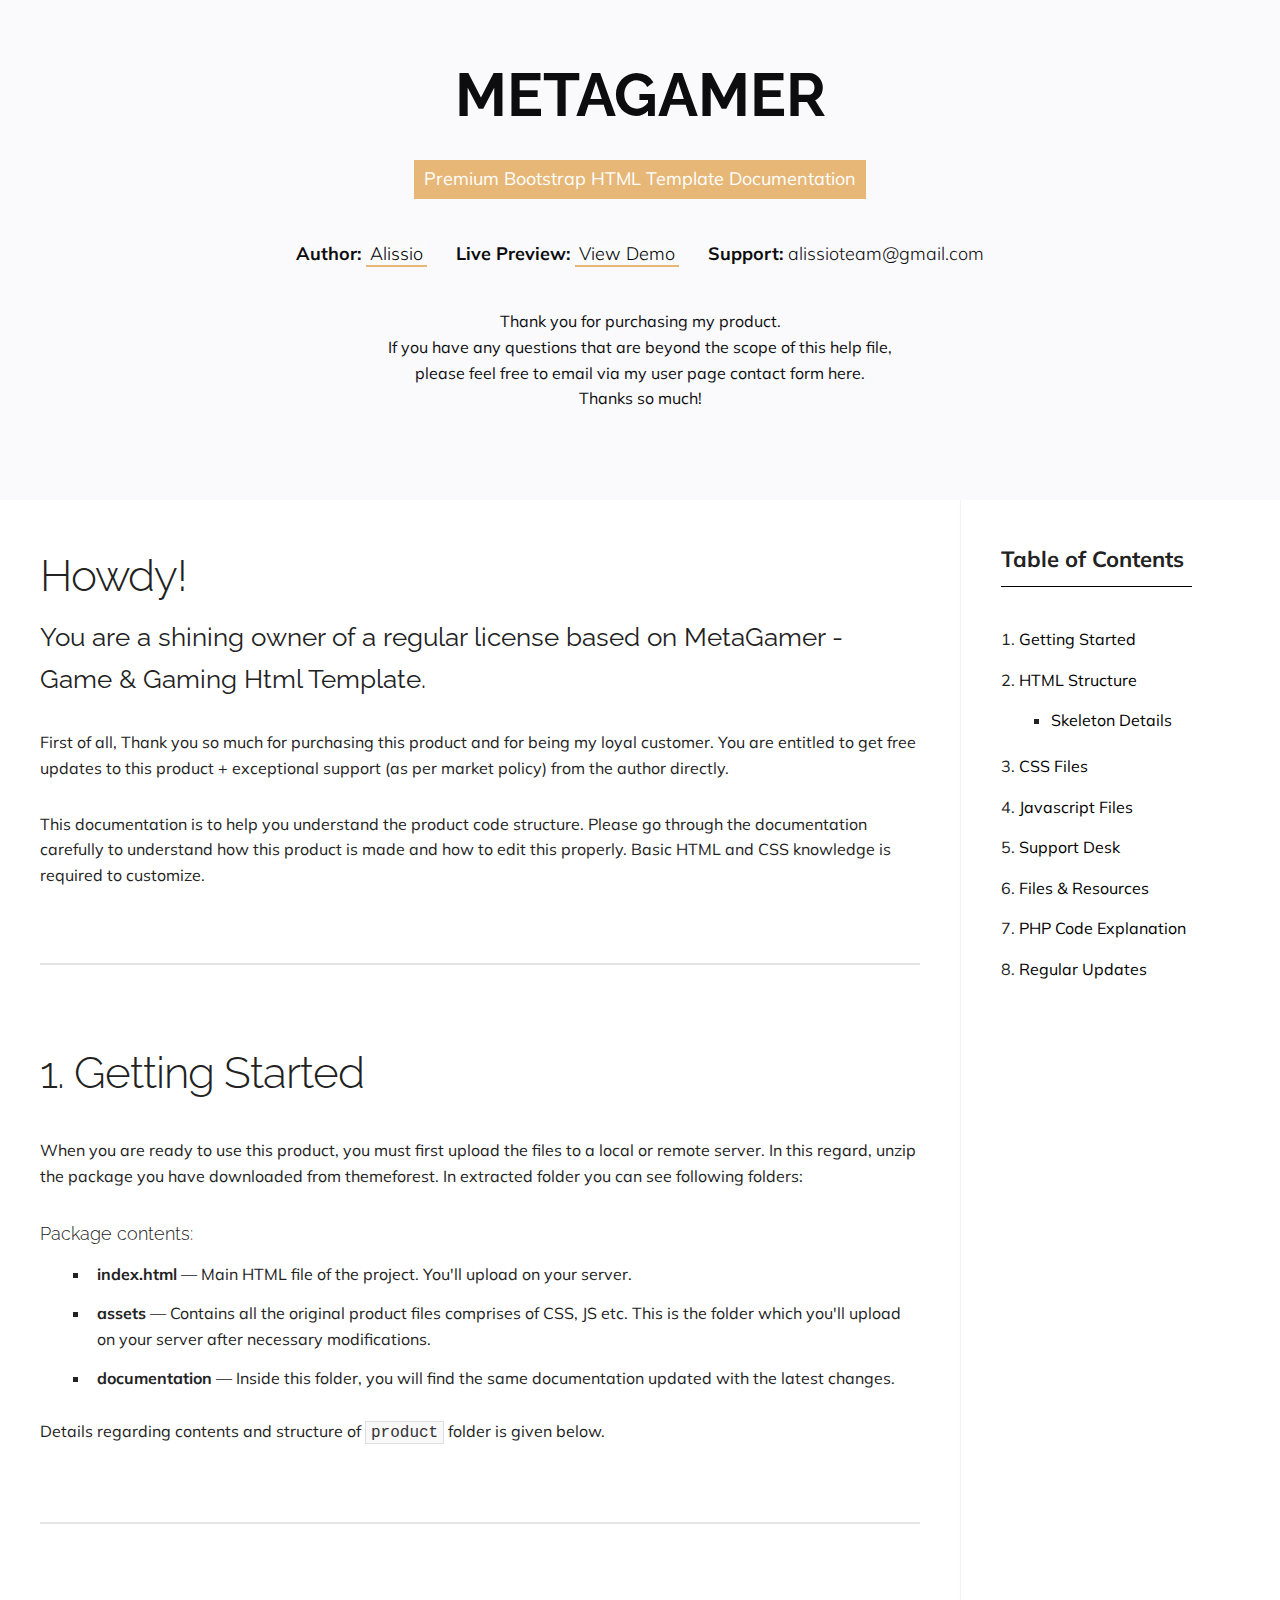
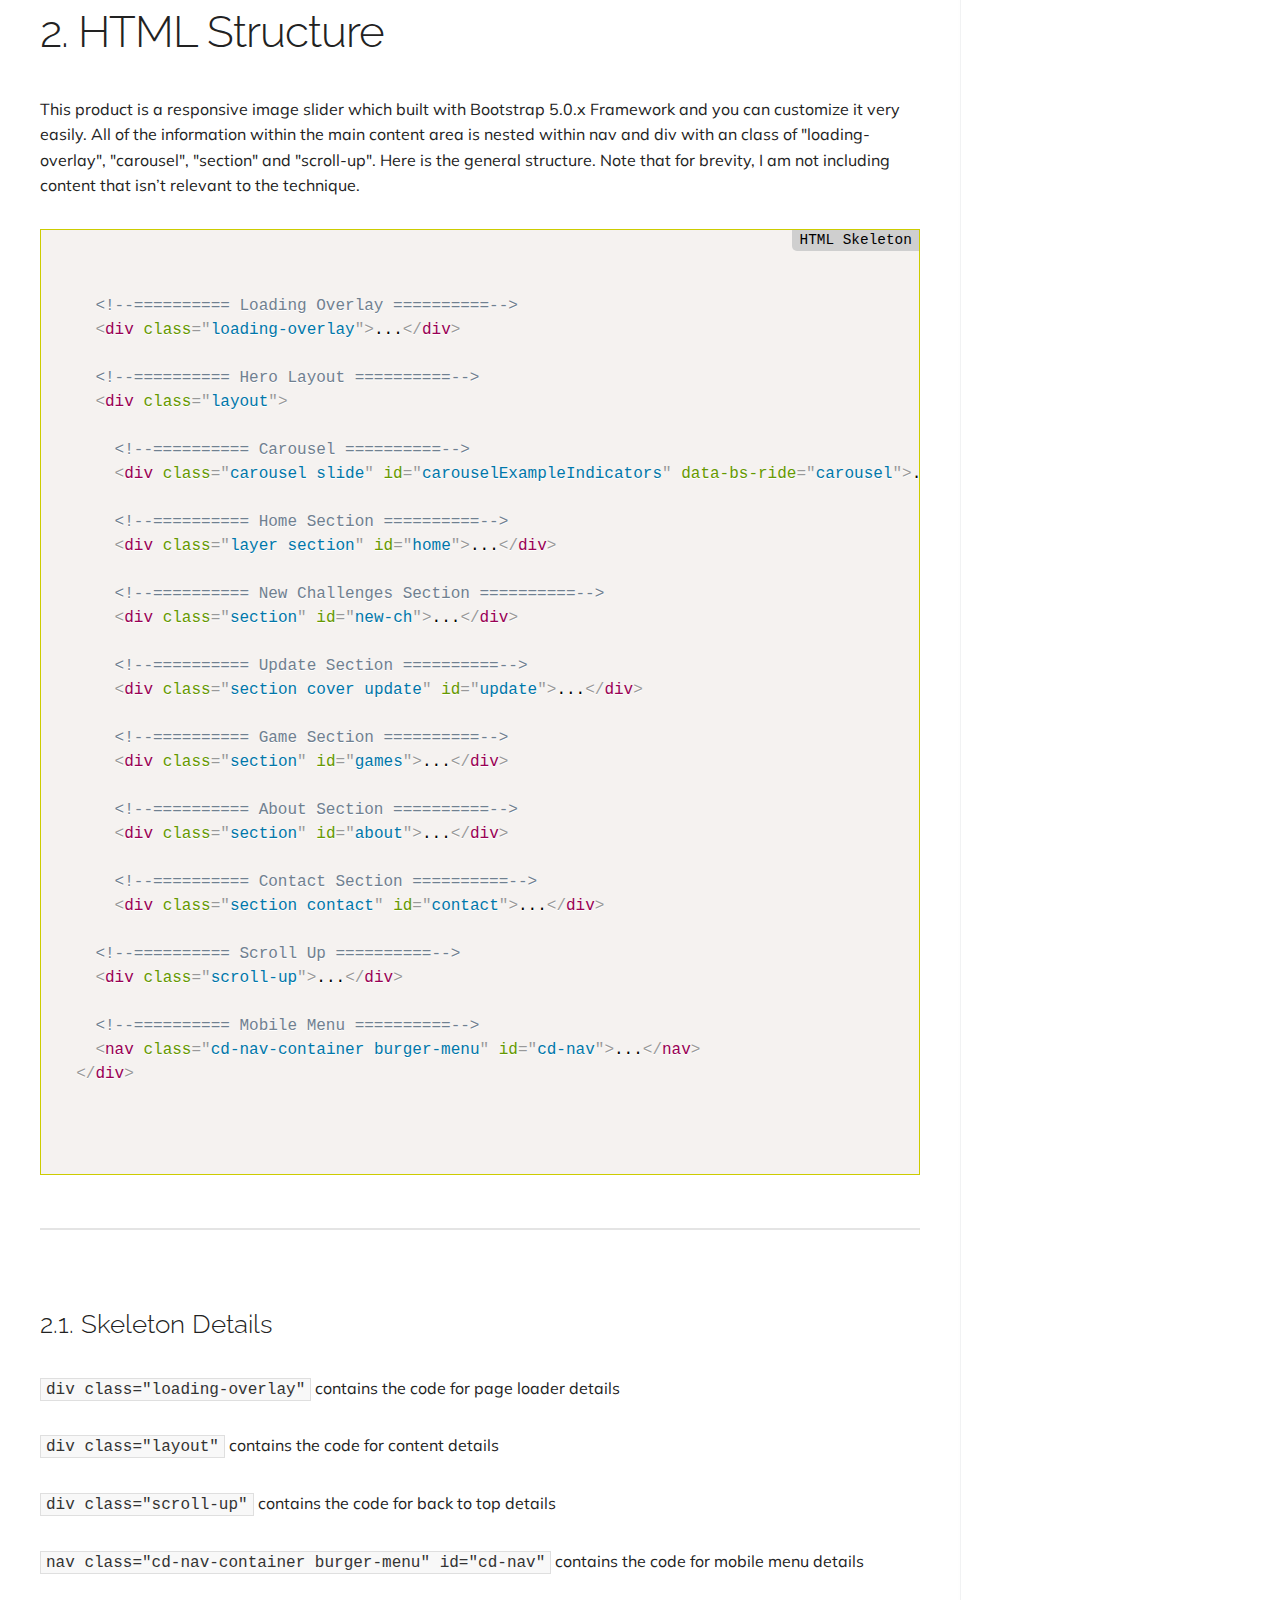
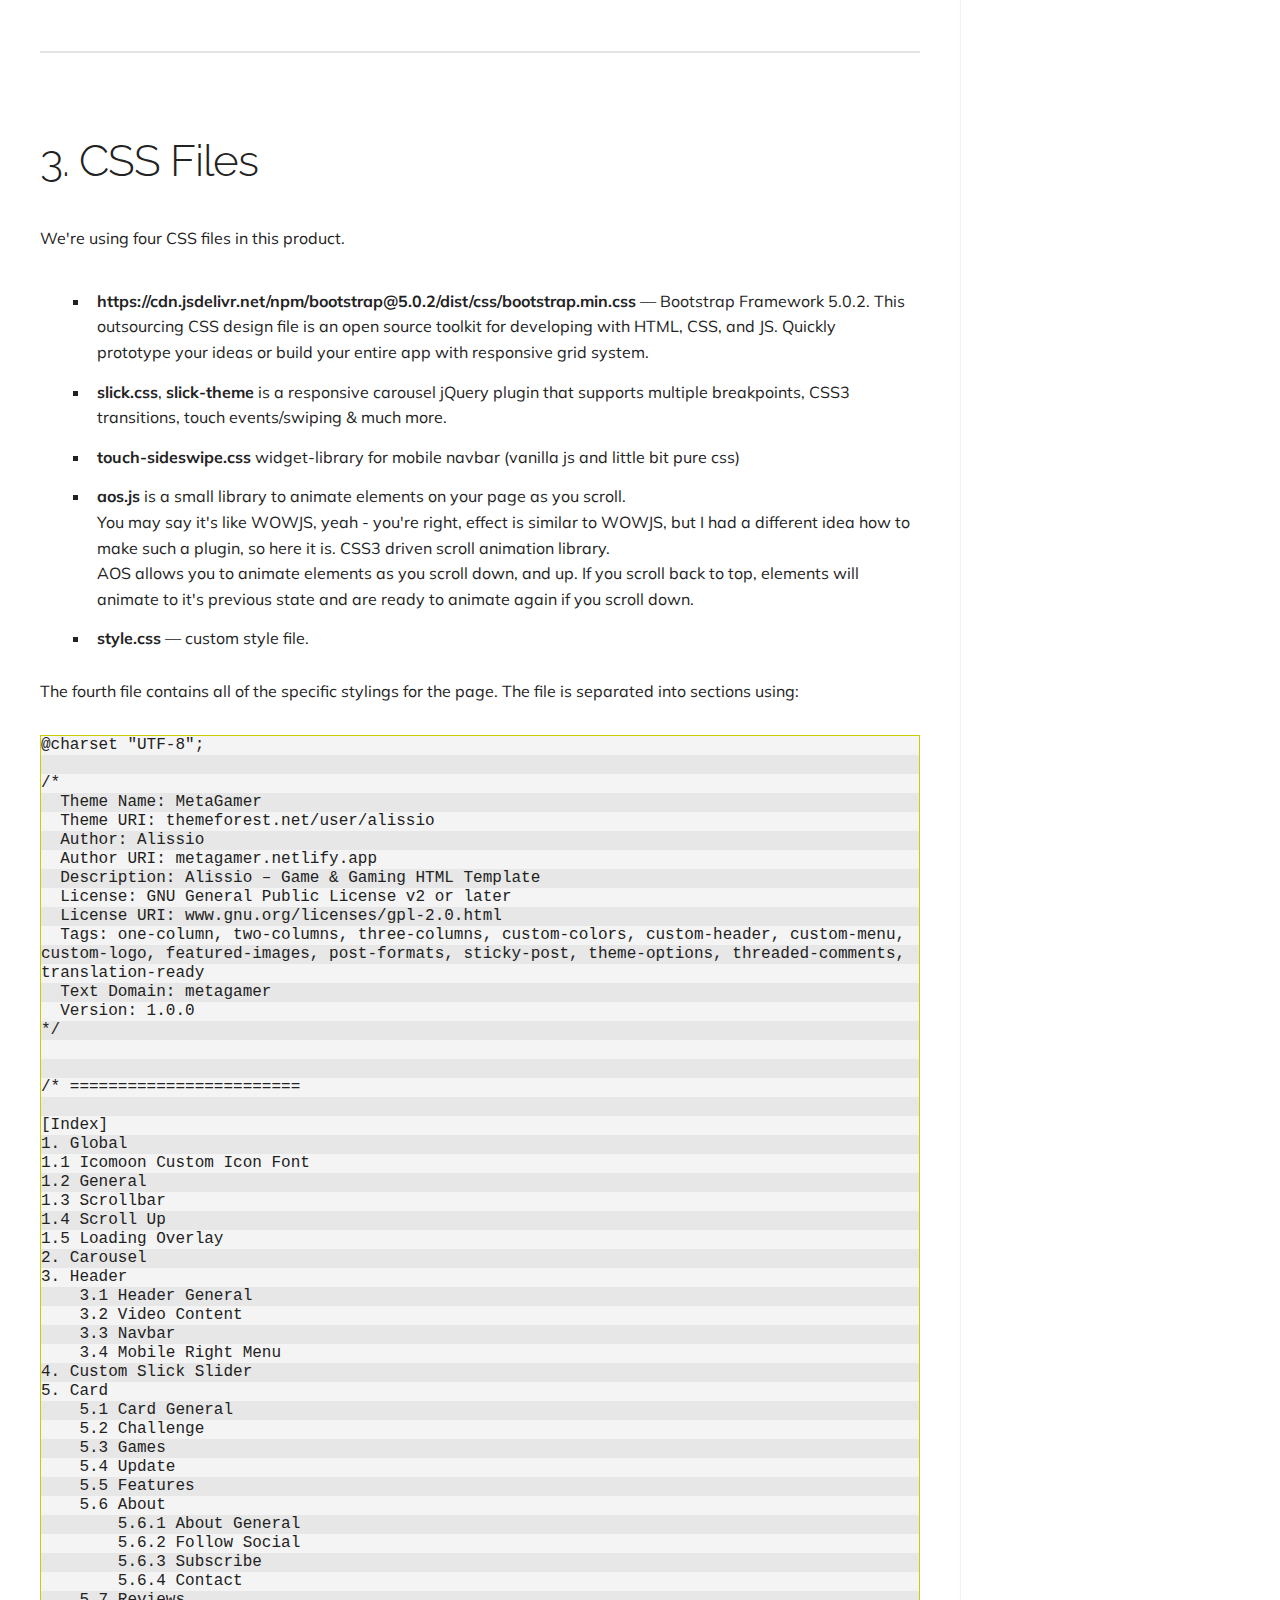
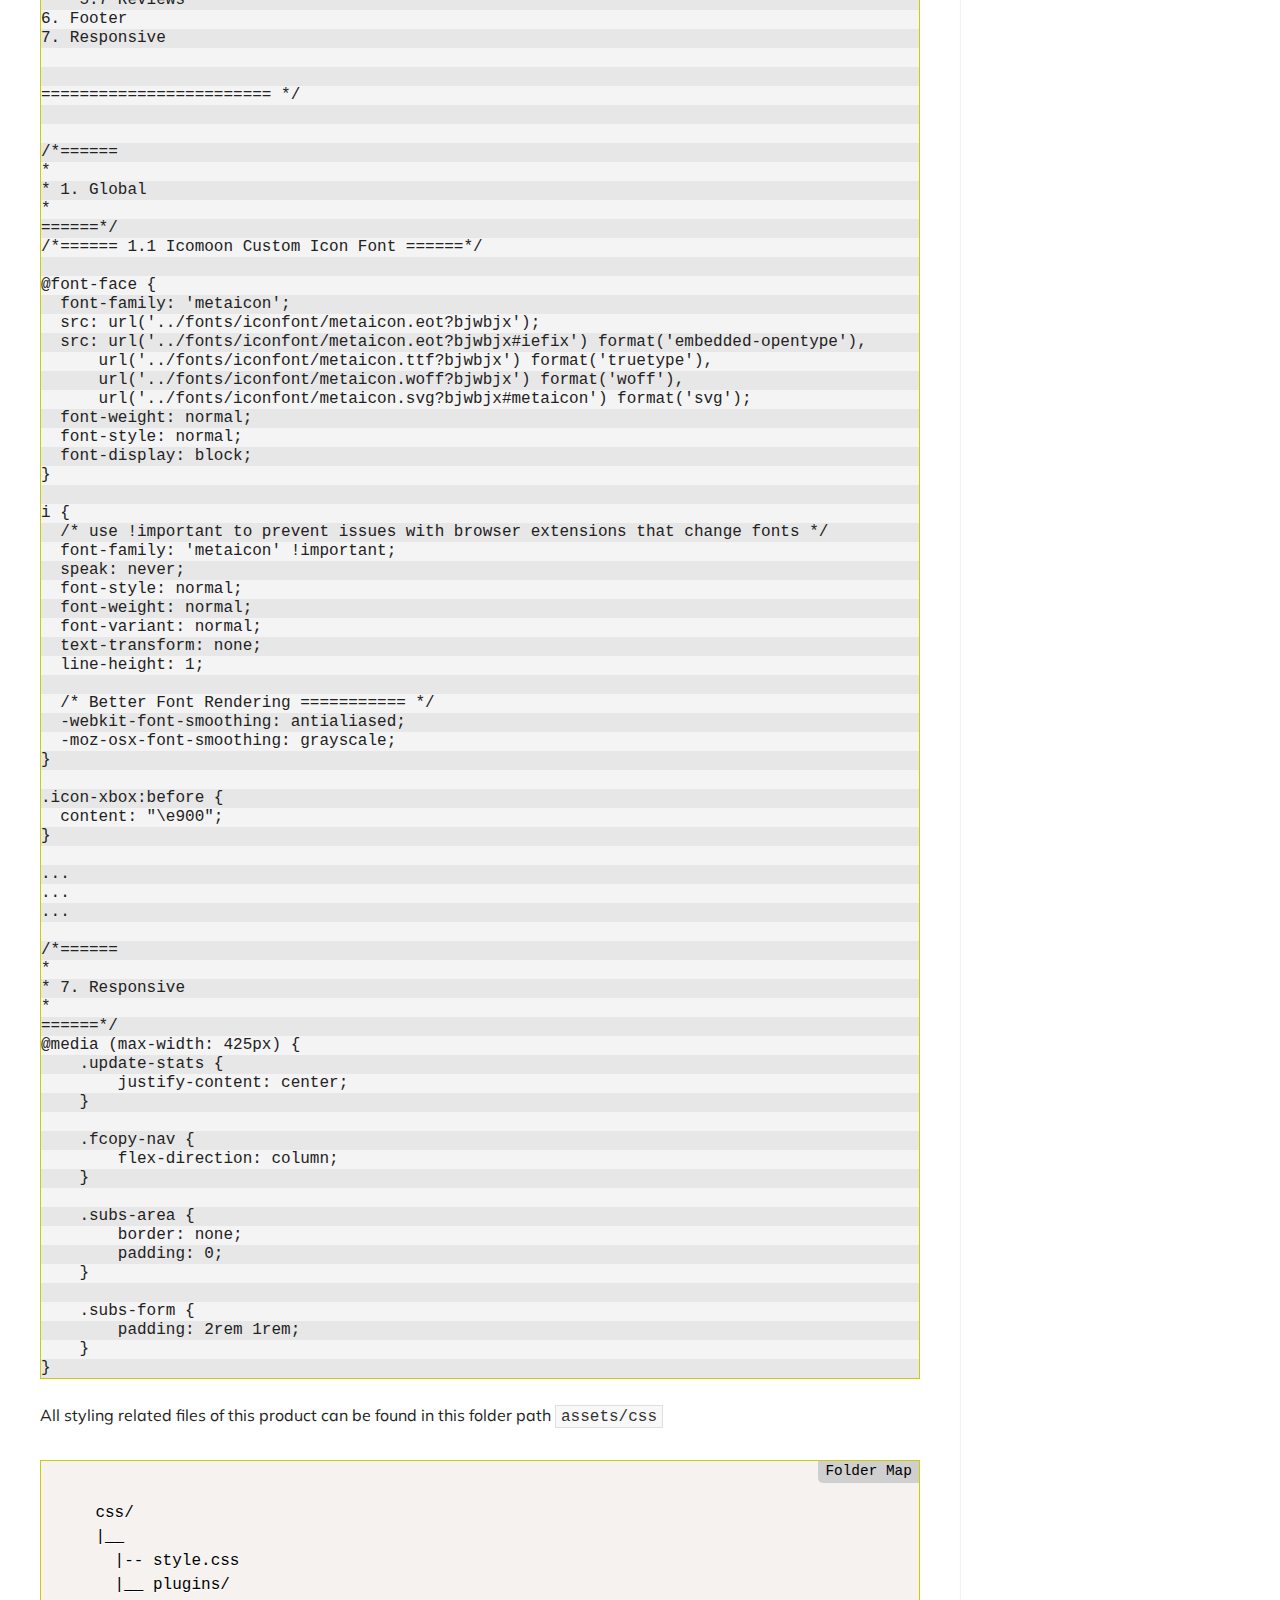
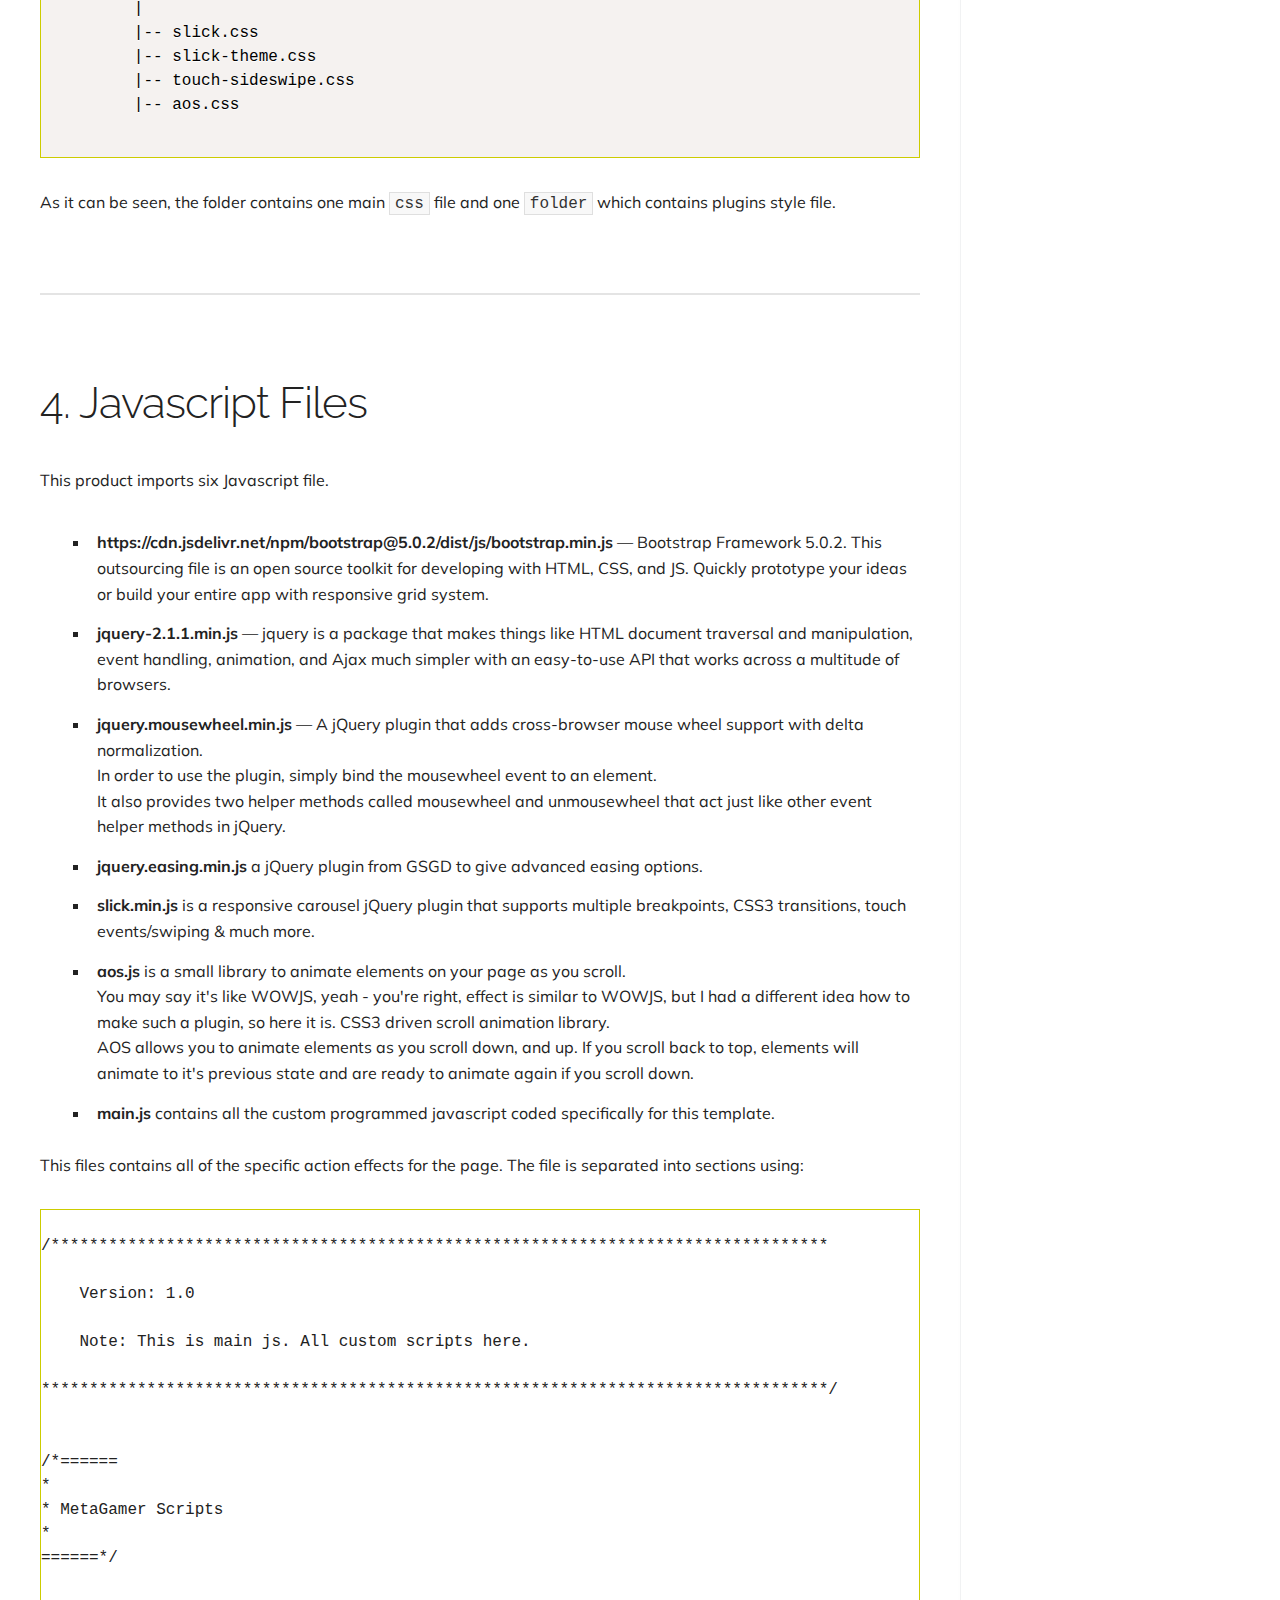
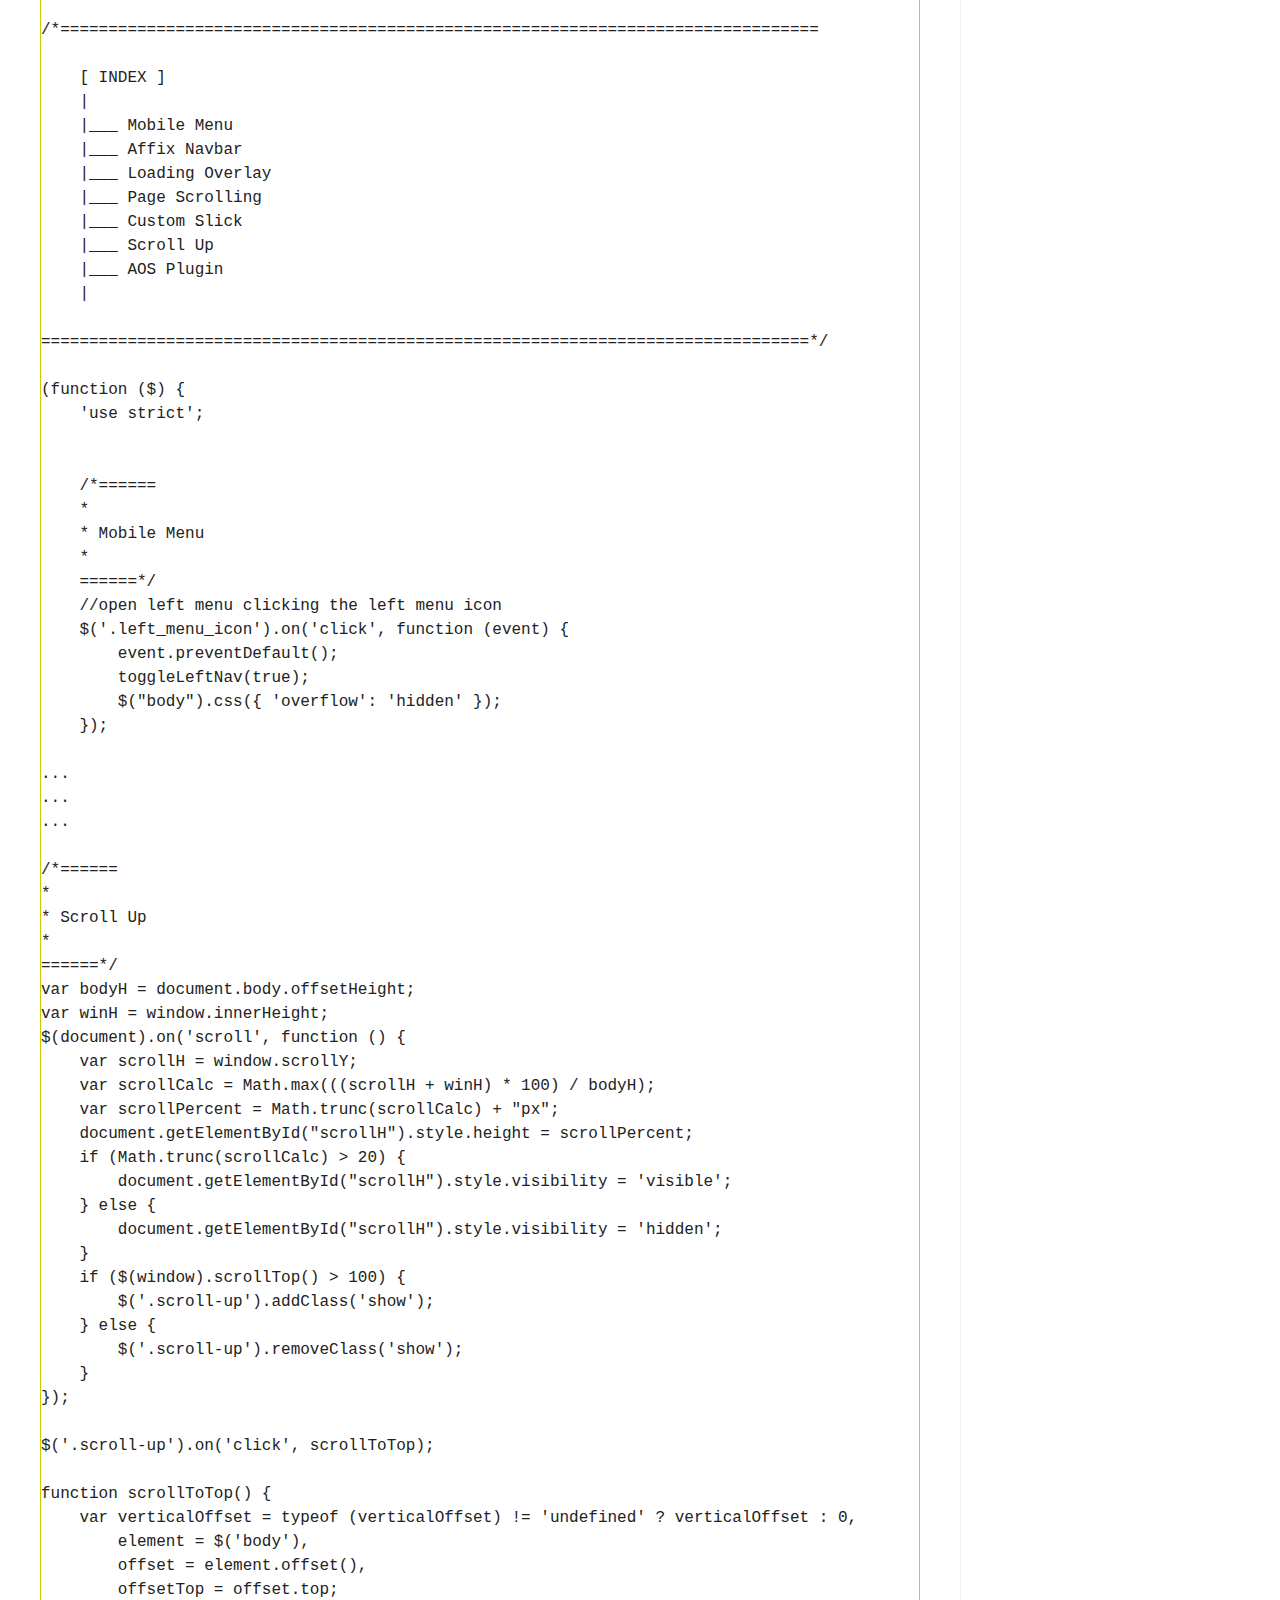
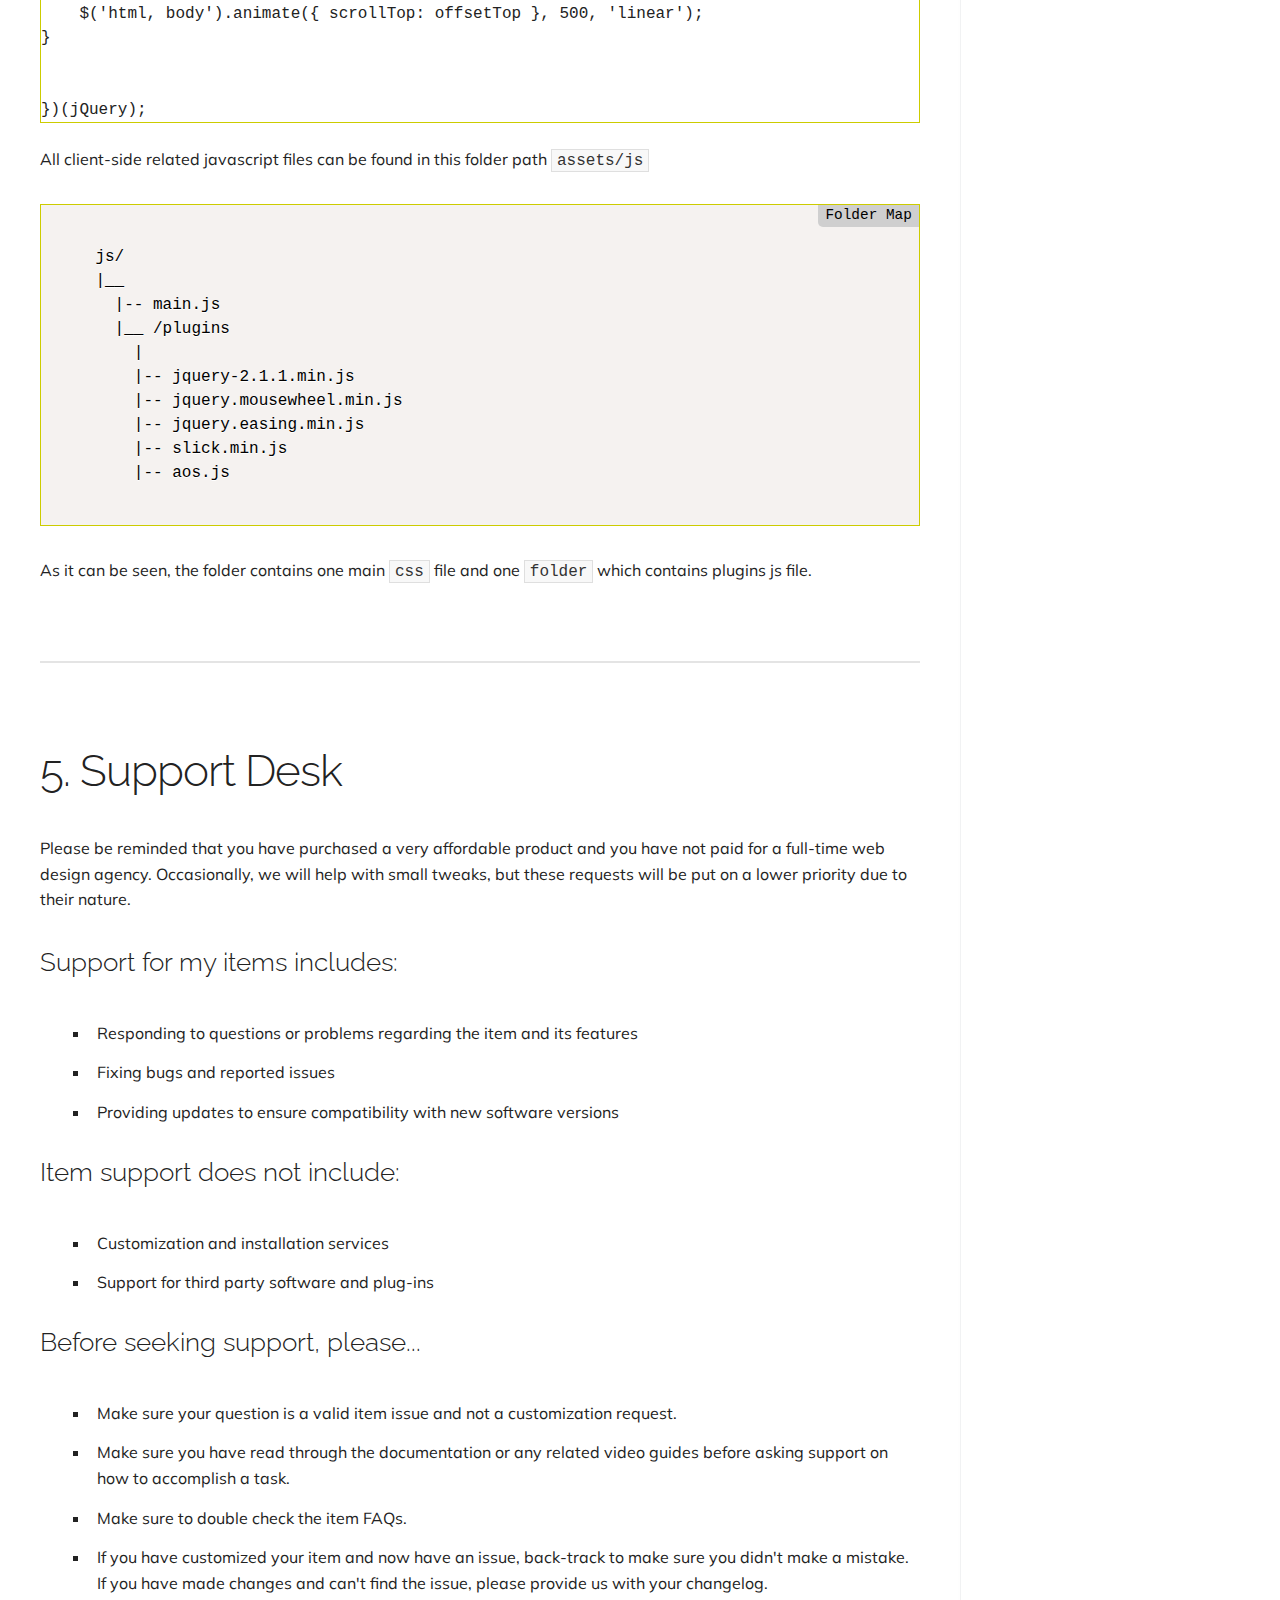
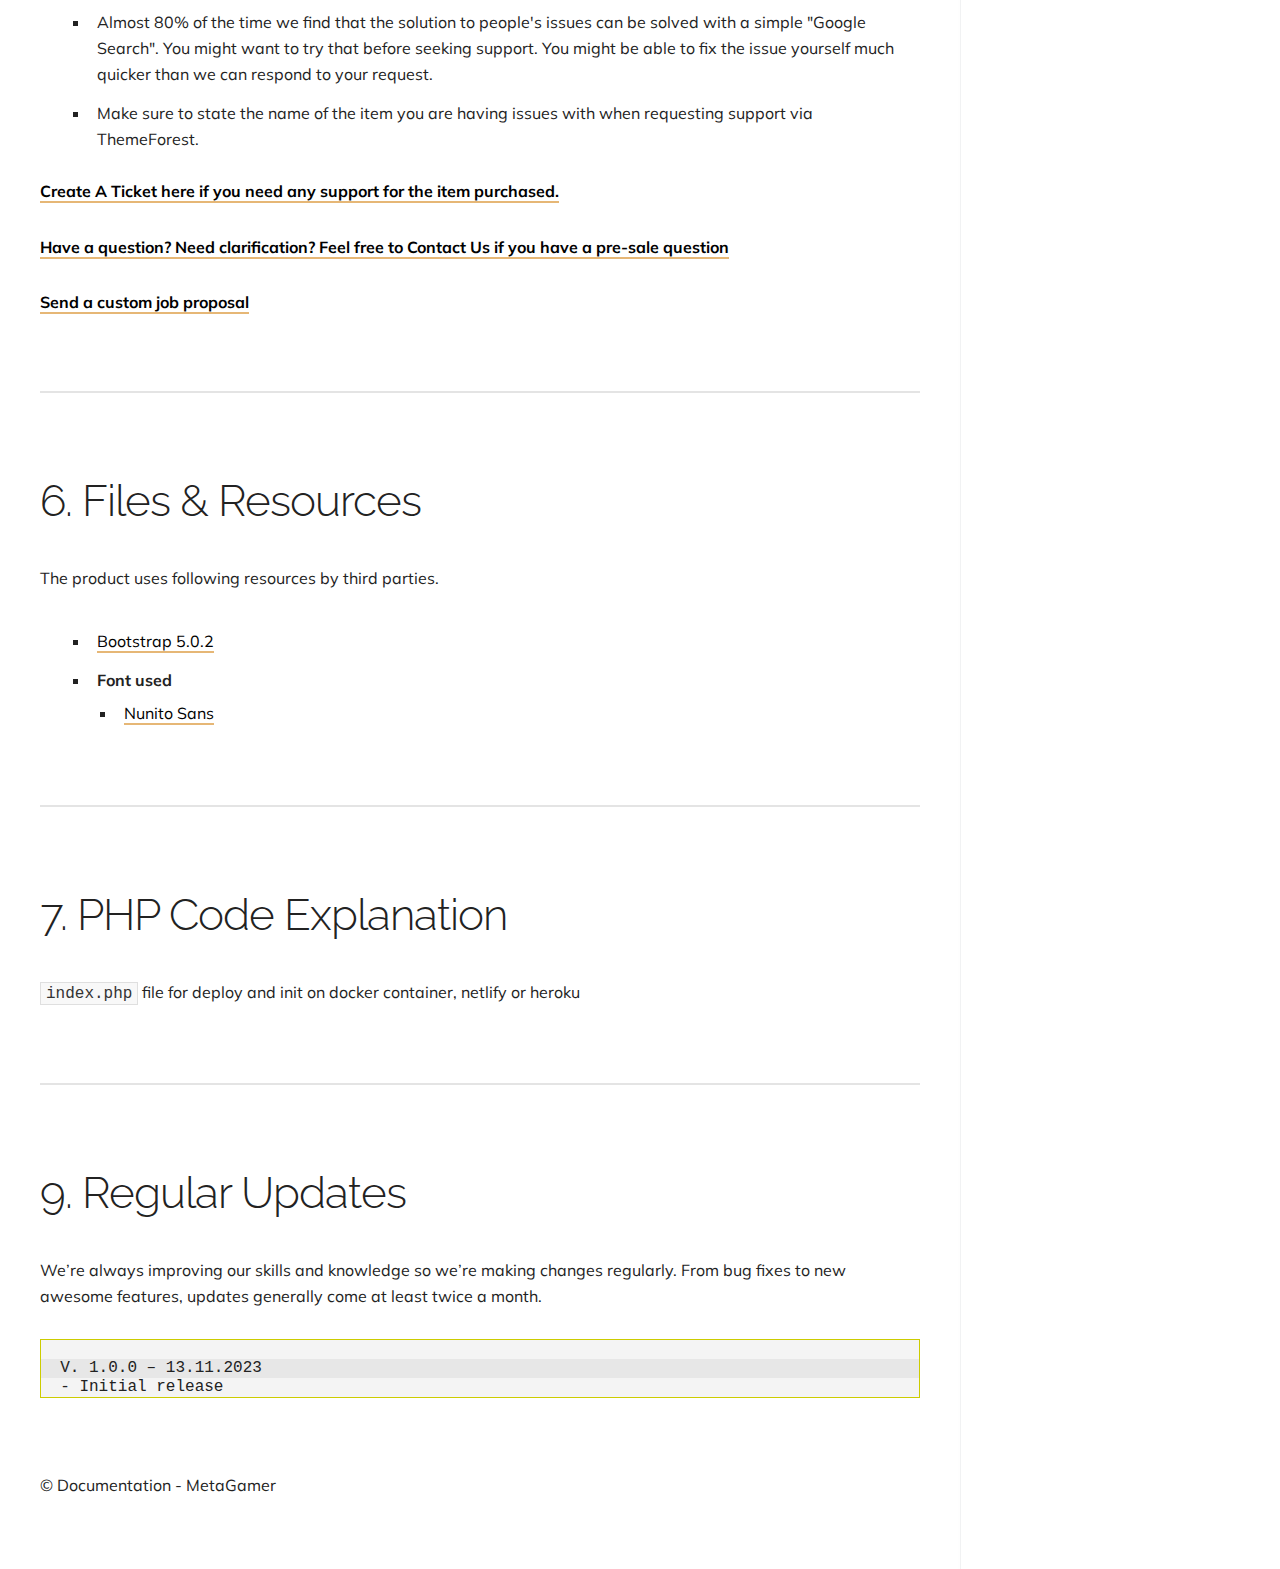
<file: landing/src/documentation/index.html>
<!doctype html>
<html class="no-js" lang="">

<head>
  <meta charset="utf-8">
  <meta http-equiv="X-UA-Compatible" content="IE=edge,chrome=1">
  <meta name="description" content="">
  <meta name="viewport" content="width=device-width, initial-scale=1">

  <!-- Title -->
  <title>Documentation - Nays Slider</title>

  <link rel="stylesheet" href="css/normalize.min.css">
  <link rel="stylesheet" href="css/foundation.css">
  <link rel="stylesheet" href="css/prism.css">
  <link rel="stylesheet" href="css/main.css">

  <link href="https://fonts.googleapis.com/css?family=Muli:300,400,600,700|Raleway:300i,400,600,700" rel="stylesheet">

  <!-- Place favicon.ico in the root directory -->
  <link rel="icon" type="image/x-icon" href="favicon.ico">

</head>

<body>

  <header id="site-header">

    <div class="row">

      <div class="large-10 large-centered columns">

        <div class="name">
          <h3>MetaGamer</h3>
          <p>Premium Bootstrap HTML Template Documentation</p>
        </div>

        <ul class="meta">
          <li><strong>Author:</strong> <a href="https://themeforest.net/user/alissio" target="_blank">Alissio</a></li>
          <li><strong>Live Preview:</strong> <a href="https://metagamer.netlify.app/">View Demo</a></li>
          <li><strong>Support:</strong> <span style="font-weight: 300;">alissioteam@gmail.com</span></li>
        </ul>

        <p>Thank you for purchasing my product. <br> If you have any questions that are beyond the scope of this help
          file, <br> please feel free to email via my user page contact form here.<br> Thanks so much!</p>

      </div>


    </div>

  </header>

  <section id="site-body">

    <div id="container" class="row">

      <div id="sidebar" class="large-3 large-push-9 columns" data-magellan-expedition="fixed">

        <div class="sticky">

          <h3>Table of Contents</h3>
          <ol>
            <li data-magellan-arrival="getting-started"><a href="#getting-started">Getting Started</a></li>
            <li data-magellan-arrival="html-structure"><a href="#html-structure">HTML Structure</a></li>
            <ul>
              <li data-magellan-arrival="skeleton-details"><a href="#skeleton-details">Skeleton Details</a></li>
            </ul>
            <li data-magellan-arrival="css-files"><a href="#css-files">CSS Files</a></li>
            <li data-magellan-arrival="javascript-files"><a href="#javascript-files">Javascript Files</a></li>
            <li data-magellan-arrival="support-desk"><a href="#support-desk">Support Desk</a></li>
            <li data-magellan-arrival="files-resources"><a href="#files-resources">Files & Resources</a></li>
            <li data-magellan-arrival="files-resources"><a href="#php-file">PHP Code Explanation</a></li>
            <li data-magellan-arrival="files-resources"><a href="#updates">Regular Updates</a></li>
          </ol>

        </div>

      </div>

      <div id="main-content" class="large-9 large-pull-3 columns">

        <section id="introduction" class="section" data-magellan-destination="introduction">

          <h1>Howdy!</h1>
          <p class="lead">You are a shining owner of a regular license based on MetaGamer - Game & Gaming Html Template.
          </p>
          <p>First of all, Thank you so much for purchasing this product and for being my loyal customer. You are
            entitled to get free updates to this product + exceptional support (as per market policy) from the author
            directly.</p>
          <p>This documentation is to help you understand the product code structure. Please go through the
            documentation carefully to understand how this product is made and how to edit this properly. Basic HTML and
            CSS knowledge is required to customize.</p>

        </section>

        <section id="getting-started" class="section" data-magellan-destination="getting-started">

          <h1>1. Getting Started</h1>

          <br>

          <p>When you are ready to use this product, you must first upload the files to a local or remote server. In
            this regard, unzip the package you have downloaded from themeforest. In extracted folder you can see
            following folders:
          <p>

          <h3>Package contents:</h3>

          <ul>
            <li><strong>index.html</strong> — Main HTML file of the project. You'll upload on your server.</li>

            <li><strong>assets</strong> — Contains all the original product files comprises of CSS, JS etc. This is the
              folder which you'll upload on your server after necessary modifications.</li>

            <li><strong>documentation</strong> — Inside this folder, you will find the same documentation updated with
              the latest changes.</li>

          </ul>

          <p>Details regarding contents and structure of <code>product</code> folder is given below.</p>

        </section>

        <section id="html-structure" class="section" data-magellan-destination="html-structure">

          <h1>2. HTML Structure</h1>

          <br>

          <p>This product is a responsive image slider which built with Bootstrap 5.0.x Framework and you can customize
            it very easily. All of the information within the main
            content area is nested within nav and div with an class of "loading-overlay", "carousel", "section" and
            "scroll-up".
            Here is the
            general
            structure. Note that for brevity, I am not including content that isn’t relevant to the
            technique.</p>

          <pre data-language="HTML Skeleton">
  <code class="language-markup">
  
    <!--========== Loading Overlay ==========-->
    <div class="loading-overlay">...</div>

    <!--========== Hero Layout ==========-->
    <div class="layout">

      <!--========== Carousel ==========-->
      <div class="carousel slide" id="carouselExampleIndicators" data-bs-ride="carousel">...</div>

      <!--========== Home Section ==========-->
      <div class="layer section" id="home">...</div>
      
      <!--========== New Challenges Section ==========-->
      <div class="section" id="new-ch">...</div>

      <!--========== Update Section ==========-->
      <div class="section cover update" id="update">...</div>
      
      <!--========== Game Section ==========-->
      <div class="section" id="games">...</div>
      
      <!--========== About Section ==========-->
      <div class="section" id="about">...</div>

      <!--========== Contact Section ==========-->
      <div class="section contact" id="contact">...</div>

    <!--========== Scroll Up ==========-->
    <div class="scroll-up">...</div>

    <!--========== Mobile Menu ==========-->
    <nav class="cd-nav-container burger-menu" id="cd-nav">...</nav>
  </div>
  
  </code>
  </pre>


        </section>
        <section id="skeleton-details" class="sub-section section" data-magellan-destination="skeleton-details">

          <h2>2.1. Skeleton Details</h2>

          <br>

          <p><code>div class="loading-overlay"</code> contains the code for page loader details</p>
          <p><code>div class="layout"</code> contains the code for content details</p>
          <p><code>div class="scroll-up"</code> contains the code for back to top details</p>
          <p><code>nav class="cd-nav-container burger-menu" id="cd-nav"</code> contains the code for mobile menu details
          </p>

        </section>
        <section id="css-files" class="section" data-magellan-destination="css-files">

          <h1>3. CSS Files</h1>

          <br>

          <p>We're using four CSS files in this product.

          <ul>
            <li><strong>https://cdn.jsdelivr.net/npm/bootstrap@5.0.2/dist/css/bootstrap.min.css</strong> — Bootstrap
              Framework 5.0.2. This outsourcing CSS design file is an open source toolkit for developing with HTML, CSS,
              and JS. Quickly prototype your ideas or build your entire app with responsive grid system.</li>

            <li><strong>slick.css</strong>, <strong>slick-theme</strong> is a responsive carousel jQuery plugin that
              supports multiple breakpoints, CSS3 transitions, touch events/swiping & much more.</li>

            <li><strong>touch-sideswipe.css</strong> widget-library for mobile navbar (vanilla js and little bit pure
              css)</li>

            <li><strong>aos.js</strong> is a small library to animate elements on your page as you scroll.<br>You may
              say it's like WOWJS, yeah - you're right, effect is similar to WOWJS, but I had a different idea how to
              make such a plugin, so here it is. CSS3 driven scroll animation library.<br>AOS allows you to animate
              elements as you scroll down, and up. If you scroll back to top, elements will animate to it's previous
              state and are ready to animate again if you scroll down.</li>

            <li><strong>style.css</strong> — custom style file.</li>

          </ul>

          <p>The fourth file contains all of the specific stylings for the page. The file is separated into sections
            using:</p>

          <pre data-language="Folder Map" class="css">
@charset "UTF-8";

/*
  Theme Name: MetaGamer
  Theme URI: themeforest.net/user/alissio
  Author: Alissio
  Author URI: metagamer.netlify.app
  Description: Alissio – Game & Gaming HTML Template
  License: GNU General Public License v2 or later
  License URI: www.gnu.org/licenses/gpl-2.0.html
  Tags: one-column, two-columns, three-columns, custom-colors, custom-header, custom-menu, custom-logo, featured-images, post-formats, sticky-post, theme-options, threaded-comments, translation-ready
  Text Domain: metagamer
  Version: 1.0.0
*/


/* ========================

[Index]
1. Global
1.1 Icomoon Custom Icon Font
1.2 General
1.3 Scrollbar
1.4 Scroll Up
1.5 Loading Overlay
2. Carousel
3. Header
    3.1 Header General
    3.2 Video Content
    3.3 Navbar
    3.4 Mobile Right Menu
4. Custom Slick Slider
5. Card
    5.1 Card General
    5.2 Challenge
    5.3 Games
    5.4 Update
    5.5 Features
    5.6 About
        5.6.1 About General
        5.6.2 Follow Social
        5.6.3 Subscribe
        5.6.4 Contact
    5.7 Reviews
6. Footer
7. Responsive


======================== */


/*======
*
* 1. Global
*
======*/
/*====== 1.1 Icomoon Custom Icon Font ======*/

@font-face {
  font-family: 'metaicon';
  src: url('../fonts/iconfont/metaicon.eot?bjwbjx');
  src: url('../fonts/iconfont/metaicon.eot?bjwbjx#iefix') format('embedded-opentype'),
      url('../fonts/iconfont/metaicon.ttf?bjwbjx') format('truetype'),
      url('../fonts/iconfont/metaicon.woff?bjwbjx') format('woff'),
      url('../fonts/iconfont/metaicon.svg?bjwbjx#metaicon') format('svg');
  font-weight: normal;
  font-style: normal;
  font-display: block;
}

i {
  /* use !important to prevent issues with browser extensions that change fonts */
  font-family: 'metaicon' !important;
  speak: never;
  font-style: normal;
  font-weight: normal;
  font-variant: normal;
  text-transform: none;
  line-height: 1;

  /* Better Font Rendering =========== */
  -webkit-font-smoothing: antialiased;
  -moz-osx-font-smoothing: grayscale;
}

.icon-xbox:before {
  content: "\e900";
}

...
...
...

/*======
*
* 7. Responsive
*
======*/
@media (max-width: 425px) {
    .update-stats {
        justify-content: center;
    }

    .fcopy-nav {
        flex-direction: column;
    }

    .subs-area {
        border: none;
        padding: 0;
    }

    .subs-form {
        padding: 2rem 1rem;
    }
}
</pre><br>

          <p>All styling related files of this product can be found in this folder path <code>assets/css</code></p>

          <pre data-language="Folder Map">
  <code class="language-markup">
    css/
    |__
      |-- style.css
      |__ plugins/
        | 
        |-- slick.css
        |-- slick-theme.css
        |-- touch-sideswipe.css
        |-- aos.css
  </code>
</pre>

          <br>
          <p>
            As it can be seen, the folder contains one main <code>css</code> file and one <code>folder</code> which
            contains plugins style file.<br>
          </p>
        </section>

        <section id="javascript-files" class="section" data-magellan-destination="javascript-files">

          <h1>4. Javascript Files</h1>

          <br>

          <p>This product imports six Javascript file.</p>

          <ul>
            <li><strong>https://cdn.jsdelivr.net/npm/bootstrap@5.0.2/dist/js/bootstrap.min.js</strong> —
              Bootstrap Framework 5.0.2. This outsourcing file is an open source toolkit for developing with HTML, CSS,
              and JS. Quickly prototype your ideas or build your entire app with responsive grid system.</li>

            <li><strong>jquery-2.1.1.min.js</strong> — jquery is a package that makes things like HTML document
              traversal and manipulation, event handling, animation, and Ajax much simpler with an easy-to-use API that
              works across a multitude of browsers.</li>

            <li><strong>jquery.mousewheel.min.js</strong> — A jQuery plugin that adds cross-browser mouse wheel support
              with delta normalization.<br>
              In order to use the plugin, simply bind the mousewheel event to an element.<br>
              It also provides two helper methods called mousewheel and unmousewheel that act just like other event
              helper methods in jQuery.</li>

            <li><strong>jquery.easing.min.js</strong> a jQuery plugin from GSGD to give advanced easing options.</li>

            <li><strong>slick.min.js</strong> is a responsive carousel jQuery plugin that supports multiple breakpoints,
              CSS3 transitions, touch events/swiping & much more.</li>

            <li><strong>aos.js</strong> is a small library to animate elements on your page as you scroll.<br>You may
              say it's like WOWJS, yeah - you're right, effect is similar to WOWJS, but I had a different idea how to
              make such a plugin, so here it is. CSS3 driven scroll animation library.<br>AOS allows you to animate
              elements as you scroll down, and up. If you scroll back to top, elements will animate to it's previous
              state and are ready to animate again if you scroll down.</li>

            <li><strong>main.js</strong> contains all the custom programmed javascript coded specifically for this
              template.
            </li>

          </ul>

          <p>This files contains all of the specific action effects for the page. The file is separated into sections
            using:</p>

          <pre data-language="Folder Map" class="js">

/*********************************************************************************

    Version: 1.0

    Note: This is main js. All custom scripts here.

**********************************************************************************/


/*======
*
* MetaGamer Scripts
*
======*/


/*===============================================================================

    [ INDEX ]
    |
    |___ Mobile Menu
    |___ Affix Navbar
    |___ Loading Overlay
    |___ Page Scrolling
    |___ Custom Slick
    |___ Scroll Up
    |___ AOS Plugin
    |

================================================================================*/

(function ($) {
    'use strict';


    /*======
    *
    * Mobile Menu
    *
    ======*/
    //open left menu clicking the left menu icon
    $('.left_menu_icon').on('click', function (event) {
        event.preventDefault();
        toggleLeftNav(true);
        $("body").css({ 'overflow': 'hidden' });
    });

...
...
...

/*======
*
* Scroll Up
*
======*/
var bodyH = document.body.offsetHeight;
var winH = window.innerHeight;
$(document).on('scroll', function () {
    var scrollH = window.scrollY;
    var scrollCalc = Math.max(((scrollH + winH) * 100) / bodyH);
    var scrollPercent = Math.trunc(scrollCalc) + "px";
    document.getElementById("scrollH").style.height = scrollPercent;
    if (Math.trunc(scrollCalc) > 20) {
        document.getElementById("scrollH").style.visibility = 'visible';
    } else {
        document.getElementById("scrollH").style.visibility = 'hidden';
    }
    if ($(window).scrollTop() > 100) {
        $('.scroll-up').addClass('show');
    } else {
        $('.scroll-up').removeClass('show');
    }
});

$('.scroll-up').on('click', scrollToTop);

function scrollToTop() {
    var verticalOffset = typeof (verticalOffset) != 'undefined' ? verticalOffset : 0,
        element = $('body'),
        offset = element.offset(),
        offsetTop = offset.top;
    $('html, body').animate({ scrollTop: offsetTop }, 500, 'linear');
}


})(jQuery);
</pre><br>

          <p>All client-side related javascript files can be found in this folder path
            <code>assets/js</code>
          </p>

          <pre data-language="Folder Map">
  <code class="language-markup">
    js/
    |__    
      |-- main.js
      |__ /plugins
        |
        |-- jquery-2.1.1.min.js  
        |-- jquery.mousewheel.min.js
        |-- jquery.easing.min.js      
        |-- slick.min.js  
        |-- aos.js
  </code>
</pre>

          <br>
          <p>
            As it can be seen, the folder contains one main <code>css</code> file and one <code>folder</code> which
            contains plugins js file.<br>
          </p>
        </section>

        <section id="support-desk" class="section" data-magellan-destination="support-desk">

          <h1>5. Support Desk</h1>

          <br>

          <p>Please be reminded that you have purchased a very affordable product and you have not paid for a full-time
            web design agency. Occasionally, we will help with small tweaks, but these requests will be put on a lower
            priority due to their nature.</p>


          <section class="sub-section">

            <h2>Support for my items includes:</h2>

            <br>

            <ul>
              <li>Responding to questions or problems regarding the item and its features</li>
              <li>Fixing bugs and reported issues</li>
              <li>Providing updates to ensure compatibility with new software versions</li>
            </ul>

          </section>

          <section class="sub-section">

            <h2>Item support does not include:</h2>

            <br>

            <ul>
              <li>Customization and installation services</li>
              <li>Support for third party software and plug-ins</li>
            </ul>

          </section>

          <section class="sub-section">

            <h2>Before seeking support, please...</h2>

            <br>

            <ul>
              <li>Make sure your question is a valid item issue and not a customization request.</li>
              <li>Make sure you have read through the documentation or any related video guides before asking support on
                how to accomplish a task.</li>
              <li>Make sure to double check the item FAQs.</li>
              <li>If you have customized your item and now have an issue, back-track to make sure you didn't make a
                mistake. If you have made changes and can't find the issue, please provide us with your changelog.</li>
              <li>Almost 80% of the time we find that the solution to people's issues can be solved with a simple
                "Google Search". You might want to try that before seeking support. You might be able to fix the issue
                yourself much quicker than we can respond to your request.</li>
              <li>Make sure to state the name of the item you are having issues with when requesting support via
                ThemeForest.</li>
            </ul>

          </section>

          <p><a href="https://hasthemes.com/contact-us/" rel="nofollow"><strong>Create A Ticket here if you need any
                support for the item purchased.</strong></a></p>
          <p><a href="https://hasthemes.com/contact-us/" rel="nofollow"><strong>Have a question? Need clarification?
                Feel free to Contact Us if you have a pre-sale question</strong></a></p>
          <p><a href="https://hasthemes.com/contact-us/" rel="nofollow"><strong>Send a custom job proposal</strong></a>
          </p>


        </section>

        <section id="files-resources" class="section" data-magellan-destination="files-resources">

          <h1>6. Files &amp; Resources</h1>

          <br>

          <p>The product uses following resources by third parties.
          <p>


          <ul>
            <li><a href="https://getbootstrap.com/docs/5.0/getting-started/introduction/" target="_blank">Bootstrap
                5.0.2</a></li>
            <li> <strong>Font used</strong>
              <ul>
                <li><a href="https://fonts.google.com/specimen/Nunito+Sans" target="_blank">Nunito Sans</a></li>
              </ul>
            </li>
          </ul>

        </section>

        <section id="php-file" class="section" data-magellan-destination="php-file">

          <h1>7. PHP Code Explanation</h1>

          <br>

          <p><code>index.php</code> file for deploy and init on docker container, netlify or heroku
          <p>

        </section>

        <section id="updates" class="section" data-magellan-destination="updates">

          <h1>9. Regular Updates</h1>

          <br>

          <p>We’re always improving our skills and knowledge so we’re making changes regularly. From bug fixes to new
            awesome features, updates generally come at least twice a month.
          <p>

          <pre class="css">

  V. 1.0.0 – 13.11.2023
  - Initial release
</pre>
        </section>

        <footer>
          <p>© Documentation - MetaGamer</p>
        </footer>

      </div>

    </div>

  </section>

  <script src="js/vendor/jquery-1.11.2.min.js"></script>
  <script src="js/prism.js"></script>
  <script src="js/main.js"></script>
</body>

</html>
</file>
<file: demo/src/assets/css/plugins/touch-sideswipe.css>
.cd-nav-trigger {
    padding: 8px 10px;
    text-decoration: none;
    color: #fff;
    font-size: 16px;
}

.cd-nav-trigger:hover {
    color: #fff;
}

.cd-nav-container {
    position: fixed;
    z-index: 4;
    top: 0;
    right: 0;
    width: 80%;
    height: 100%;
    overflow-y: auto;
    padding-right: 20px;
    background-color: #fff;
    -webkit-transform: translateZ(0);
    -moz-transform: translateZ(0);
    -ms-transform: translateZ(0);
    -o-transform: translateZ(0);
    transform: translateZ(0);
    -webkit-backface-visibility: hidden;
    backface-visibility: hidden;
    -webkit-transform: translateX(100%);
    -moz-transform: translateX(100%);
    -ms-transform: translateX(100%);
    -o-transform: translateX(100%);
    transform: translateX(100%);
    -webkit-transition: -webkit-transform .4s 0s, box-shadow 0s .4s;
    -moz-transition: -moz-transform .4s 0s, box-shadow 0s .4s;
    transition: transform .4s 0s, box-shadow 0s .4s
}

.cd-nav-container.is-visible {
    -webkit-transform: translateX(0);
    -moz-transform: translateX(0);
    -ms-transform: translateX(0);
    -o-transform: translateX(0);
    transform: translateX(0);
    -webkit-overflow-scrolling: touch;
    box-shadow: -4px 0 30px rgba(0, 0, 0, .2);
    -webkit-transition: -webkit-transform .4s 0s, box-shadow 0s 0s;
    -moz-transition: -moz-transform .4s 0s, box-shadow 0s 0s;
    transition: transform .4s 0s, box-shadow 0s 0s
}

.cd-nav-container .header__open_menu {
    position: relative;
    background-color: #fff;
    text-align: right
}

.cd-nav-container .header__alt_open {
    padding: 3px 0 0 6.25%;
    height: 30px;
    position: relative;
    background-color: #83b14f
}

.cd-nav-container h3 {
    font-size: 1.6rem;
    font-weight: 700;
    text-transform: uppercase;
    float: left;
    display: inline-block;
    color: #fff;
    margin: 4px
}

@media only screen and (min-width:700px) {
    .cd-nav-container {
        width: 92%
    }
}

.cd-close-nav {
    color: #fff;
    font-size: 16px;
    padding: 13px 10px;
    cursor: pointer;
}

.no-touch .cd-close-nav:hover {
    opacity: .8
}

.cd-nav {
    background-color: #fff;
    padding: 0;
    margin-top: 20px
}

.cd-nav::after {
    clear: both;
    content: "";
    display: table
}

.cd-nav li {
    width: 100%;
    float: left;
    min-height: 50px;
    border-top: 0;
    border-left: 0
}

.cd-nav li:nth-of-type(2n) {
    border-right-width: 0
}

.cd-nav a {
    position: relative;
    display: block;
    width: 100%;
    height: 100%;
    -webkit-transition: background-color .2s;
    -moz-transition: background-color .2s;
    transition: background-color .2s
}

.cd-nav a:hover {
    color: #d8791b
}

.no-touch .cd-nav a:hover svg {
    -webkit-animation: cd-shock .3s;
    -moz-animation: cd-shock .3s;
    animation: cd-shock .3s
}

.no-touch .cd-nav li a:hover span *,
.cd-nav li.cd-selected a span * {
    stroke: #fff
}

.no-touch.em .cd-nav li a:hover,
.cd-nav.em li.cd-selected a {
    color: #4f8411;
    border-color: #83b14f
}

.cd-nav.em span,
.cd-nav {
    position: absolute;
    display: inline-block;
    width: 100%
}

.cd-nav span {
    top: calc(50% - 48px);
    left: 50%;
    -webkit-transform: translateX(-50%);
    -moz-transform: translateX(-50%);
    -ms-transform: translateX(-50%);
    -o-transform: translateX(-50%);
    transform: translateX(-50%);
    height: 48px;
    width: 48px
}

.cd-nav span * {
    -webkit-transition: stroke .2s;
    -moz-transition: stroke .2s;
    transition: stroke .2s
}

.cd-nav.em li a {
    width: 100%;
    left: 0;
    top: calc(50% + 15px);
    color: #282722;
    transition: all .35s ease-in;
    -webkit-transition: all .35s ease-in;
    -moz-transition: all .35s ease-in;
    -ms-transition: all .35s ease-in;
    -webkit-backface-visibility: hidden;
    backface-visibility: hidden;
    padding-top: 17px;
    padding-bottom: 13px;
    padding-left: 20px;
    border-left: 3px solid transparent
}

.cd-nav.em li a:hover {
    transition: all .35s ease-in;
    -webkit-transition: all .35s ease-in;
    -moz-transition: all .35s ease-in;
    -ms-transition: all .35s ease-in;
    color: #4f8411;
    background-color: #f9f9f9;
    border-color: #83b14f
}

@-webkit-keyframes cd-shock {
    0% {
        -webkit-transform: rotate(0)
    }

    30% {
        -webkit-transform: rotate(10deg)
    }

    60% {
        -webkit-transform: rotate(-10deg)
    }

    100% {
        -webkit-transform: rotate(0)
    }
}

@-moz-keyframes cd-shock {
    0% {
        -moz-transform: rotate(0)
    }

    30% {
        -moz-transform: rotate(10deg)
    }

    60% {
        -moz-transform: rotate(-10deg)
    }

    100% {
        -moz-transform: rotate(0)
    }
}

@keyframes cd-shock {
    0% {
        -webkit-transform: rotate(0);
        -moz-transform: rotate(0);
        -ms-transform: rotate(0);
        -o-transform: rotate(0);
        transform: rotate(0)
    }

    30% {
        -webkit-transform: rotate(10deg);
        -moz-transform: rotate(10deg);
        -ms-transform: rotate(10deg);
        -o-transform: rotate(10deg);
        transform: rotate(10deg)
    }

    60% {
        -webkit-transform: rotate(-10deg);
        -moz-transform: rotate(-10deg);
        -ms-transform: rotate(-10deg);
        -o-transform: rotate(-10deg);
        transform: rotate(-10deg)
    }

    100% {
        -webkit-transform: rotate(0);
        -moz-transform: rotate(0);
        -ms-transform: rotate(0);
        -o-transform: rotate(0);
        transform: rotate(0)
    }
}

.cd-overlay {
    position: fixed;
    z-index: 3;
    height: 100%;
    width: 100%;
    top: 0;
    left: 0;
    cursor: pointer;
    background-color: rgba(0, 0, 0, .35);
    visibility: hidden;
    opacity: 0;
    -webkit-backface-visibility: hidden;
    backface-visibility: hidden;
    -webkit-transition: opacity .4s 0s, visibility 0s .4s;
    -moz-transition: opacity .4s 0s, visibility 0s .4s;
    transition: opacity .4s 0s, visibility 0s .4s
}

.cd-overlay.is-visible {
    opacity: 1;
    visibility: visible;
    -webkit-transition: opacity .4s 0s, visibility 0s 0s;
    -moz-transition: opacity .4s 0s, visibility 0s 0s;
    transition: opacity .4s 0s, visibility 0s 0s
}

main {
    position: relative;
    overflow-x: hidden;
    -webkit-transition: -webkit-transform .4s;
    -moz-transition: -moz-transform .4s;
    transition: transform .4s;
    box-shadow: 0 0 30px #241d20
}

main.scale-down {
    -webkit-transform: scale(1);
    -moz-transform: scale(1);
    -ms-transform: scale(1);
    -o-transform: scale(1);
    transform: scale(1)
}

.cd-section {
    position: absolute;
    z-index: 1;
    top: 0;
    left: 0;
    height: 100%;
    width: 100%;
    overflow-y: auto;
    -webkit-transform: translateX(100%);
    -moz-transform: translateX(100%);
    -ms-transform: translateX(100%);
    -o-transform: translateX(100%);
    transform: translateX(100%);
    -webkit-transition: -webkit-transform 0s .4s;
    -moz-transition: -moz-transform 0s .4s;
    transition: transform 0s .4s
}

.cd-section.cd-selected {
    position: relative;
    z-index: 2;
    -webkit-transform: translateX(0);
    -moz-transform: translateX(0);
    -ms-transform: translateX(0);
    -o-transform: translateX(0);
    transform: translateX(0);
    -webkit-transition: -webkit-transform .4s 0s;
    -moz-transition: -moz-transform .4s 0s;
    transition: transform .4s 0s;
    -webkit-overflow-scrolling: touch
}

.cd-section .header__open_menu {}

.cd-section.projects .header__open_menu {
    background-color: #5c4b51
}

.cd-section.about .header__open_menu {
    background-color: #e0cf75
}

.cd-section.services .header__open_menu {
    background-color: #f5b65a
}

.cd-section.careers .header__open_menu {
    background-color: #f25f5c
}

.cd-section.contact .header__open_menu {
    background-color: #8abeb2
}

.cd-title {
    position: relative;
    top: 48%;
    -webkit-transform: translateY(-50%);
    -moz-transform: translateY(-50%);
    -ms-transform: translateY(-50%);
    -o-transform: translateY(-50%);
    transform: translateY(-50%);
    color: #fff;
    text-align: center
}

.cd-title>* {
    text-shadow: 0 1px 2px rgba(0, 0, 0, .05);
    -webkit-font-smoothing: antialiased;
    -moz-osx-font-smoothing: grayscale
}

.cd-title h2 {
    font-size: 2.8rem;
    margin-bottom: .8em
}

.cd-title a {
    display: inline-block;
    padding: 1.2em 1.6em;
    border-radius: 50em;
    border: 2px solid rgba(255, 255, 255, .5);
    font-weight: 700;
    color: #fff;
    font-family: lora, serif
}

.no-touch .cd-title a:hover {
    border-color: #fff
}

.cd-title span {
    vertical-align: middle;
    display: inline-block
}

@media only screen and (min-width:700px) {
    .cd-title h2 {
        font-size: 5rem;
        font-weight: 300;
        margin-bottom: .6em
    }
}

.cd-content {
    background-color: #fff;
    padding: 4em 0
}

.cd-content p {
    width: 90%;
    max-width: 800px;
    margin: 2em auto;
    line-height: 2;
    color: #78626a
}

.no-js main,
.no-js .cd-section {
    height: auto;
    overflow: visible
}

.no-js .cd-section {
    position: static;
    -webkit-transform: translateX(0);
    -moz-transform: translateX(0);
    -ms-transform: translateX(0);
    -o-transform: translateX(0);
    transform: translateX(0)
}

.no-js .cd-nav-container {
    width: 100%;
    position: static;
    -webkit-transform: translateX(0);
    -moz-transform: translateX(0);
    -ms-transform: translateX(0);
    -o-transform: translateX(0);
    transform: translateX(0);
    height: auto;
    overflow: visible
}

.no-js .cd-close-nav {
    display: none
}

.no-js .cd-nav li {
    width: 50%;
    float: left
}

@media only screen and (min-width:700px) {
    .no-js .cd-nav li {
        width: 33.3%;
        float: left
    }

    .no-js .cd-nav li:nth-of-type(2n) a {
        border-right-width: 1px
    }
}

@media only screen and (min-width:1024px) {
    .no-js .cd-nav li {
        width: 16.66%;
        float: left
    }

    .no-js .cd-nav li:nth-of-type(3n) a {
        border-right-width: 1px solid #e0cf75
    }
}

@media all and (min-width:992px) {
    .cd-nav-trigger {
        display: none
    }
}
</file>
<file: demo/src/assets/css/style.css>
@charset "UTF-8";

/*
	Theme Name: MetGamer
	Theme URI: themeforest.net/user/alissio
	Author: Alissio
    Author URI: metagamer.netlify.app
	Description: Alissio – Game & Gaming HTML Template
	License: GNU General Public License v2 or later
	License URI: www.gnu.org/licenses/gpl-2.0.html
	Tags: one-column, two-columns, three-columns, custom-colors, custom-header, custom-menu, custom-logo, featured-images, post-formats, sticky-post, theme-options, threaded-comments, translation-ready
	Text Domain: metagamer
	Version: 1.0.0
*/


/* ========================

[Index]
    1. Global
		1.1 Icomoon Custom Icon Font
		1.2 General
		1.3 Scrollbar
		1.4 Scroll Up
		1.5 Loading Overlay
		1.6 Modal
		1.7 Envato Buy Now Button
    2. Carousel
    3. Header
		3.1 Header General
		3.2 Hero
		3.3 Navbar
		3.4 Mobile Right Menu
    4. Card
        4.1 Card General
        4.2 Challenge
        4.3 Games
        4.4 Community
        4.5 Features
        4.6 About
            4.6.1 About General
            4.6.2 Follow Social
            4.6.3 Subscribe
            4.6.4 Contact
        4.7 Reviews
    5. Footer
    6. Responsive


======================== */


/*======
*
* 1. Global
*
======*/
/*====== 1.1 Icomoon Custom Icon Font ======*/
@font-face {
    font-family: 'metaicon';
    src: url('../fonts/iconfont/mataicon.eot?r8ard2');
    src: url('../fonts/iconfont/mataicon.eot?r8ard2#iefix') format('embedded-opentype'),
        url('../fonts/iconfont/mataicon.ttf?r8ard2') format('truetype'),
        url('../fonts/iconfont/mataicon.woff?r8ard2') format('woff'),
        url('../fonts/iconfont/mataicon.svg?r8ard2#mataicon') format('svg');
    font-weight: normal;
    font-style: normal;
    font-display: block;
}

i {
    /* use !important to prevent issues with browser extensions that change fonts */
    font-family: 'metaicon' !important;
    speak: never;
    font-style: normal;
    font-weight: normal;
    font-variant: normal;
    text-transform: none;
    line-height: 1;

    /* Better Font Rendering =========== */
    -webkit-font-smoothing: antialiased;
    -moz-osx-font-smoothing: grayscale;
}

.icon-xbox:before {
    content: "\e900";
}

.icon-download:before {
    content: "\e902";
}

.icon-minus:before {
    content: "\e903";
}

.icon-close:before {
    content: "\e904";
}

.icon-arrow-r:before {
    content: "\e905";
}

.icon-arrow-l:before {
    content: "\e906";
}

.icon-twitter:before {
    content: "\e907";
}

.icon-instagram:before {
    content: "\e908";
}

.icon-linkedin:before {
    content: "\e909";
}

.icon-facebook:before {
    content: "\e90a";
}

.icon-clock:before {
    content: "\e94e";
}

.icon-bookmark:before {
    content: "\e9d2";
}

.icon-star-empty:before {
    content: "\e9d7";
}

.icon-star-half:before {
    content: "\e9d8";
}

.icon-star-full:before {
    content: "\e9d9";
}

.icon-heart:before {
    content: "\e9da";
}

.icon-amazon:before {
    content: "\ea87";
}

.icon-youtube:before {
    content: "\ea9d";
}

.icon-steam:before {
    content: "\eaac";
}

.icon-appleinc:before {
    content: "\eabe";
}

.icon-windows:before {
    content: "\eac2";
}

.icon-windows8:before {
    content: "\eac3";
}

.icon-paypal:before {
    content: "\ead8";
}

.icon-bubbles:before {
    content: "\e96d";
}

.icon-users:before {
    content: "\e972";
}

.icon-cogs:before {
    content: "\e995";
}

.icon-trophy:before {
    content: "\e99e";
}

.icon-play:before {
    content: "\ea15";
}

.icon-quotes-left:before {
    content: "\e977";
}



/*====== 1.2 General ======*/
* {
    margin: 0;
    padding: 0;
    line-height: normal;
}

:root {
    --progress-bar-width: 30px;
    --progress-bar-height: 30px;
    --color-white: #fff;
    --color-black-1: #000;
}

body {
    font-family: 'Nunito Sans', sans-serif;
    font-weight: 400;
    background-color: var(--color-black-1);
}

h1,
h2,
h3,
h4,
h5,
h6,
p {
    margin-bottom: 0;
}

a {
    color: #10add3;
}

a:hover {
    color: #0a809d;
}

.line-x {
    width: 100%;
    height: 1px;
    opacity: 0.3;
    background: var(--color-white);
}

.border-0 {
    border: none;
}

.mt-15 {
    margin-top: 9rem;
}

.d-none {
    display: none;
}

.cover {
    position: relative;
    background-position: center center;
    background-repeat: no-repeat;
    background-size: cover;
}

.cover::after {
    content: "";
    position: absolute;
    width: 100%;
    height: 100%;
    top: 0;
    left: 0;
    background-color: rgba(0, 0, 0, 0.8);
}

.parallax {
    position: relative;
    background-position: center center;
    background-repeat: no-repeat;
    background-size: cover;
    background-attachment: fixed;
}

.parallax::after {
    content: "";
    position: absolute;
    width: 100%;
    height: 100%;
    top: 0;
    left: 0;
    background-color: rgba(0, 0, 0, 0.7);
}

.parallax>* {
    z-index: 1;
}

.title-block {
    display: flex;
    flex-direction: column;
    align-items: center;
    margin-bottom: 5rem;
    position: relative;
    padding-bottom: 1.5rem;
}

.title-block:after {
    content: "";
    width: 60px;
    height: 3px;
    background-color: #10add3;
    position: absolute;
    bottom: 0;
    left: 50%;
    transform: translateX(-50%);
    border-radius: 10px;
}

.title {
    color: var(--color-white);
    margin-bottom: 1rem;
    font-weight: 700;
    font-size: 2rem;
    text-align: center;
}

.title-top {
    color: #10add3;
    font-size: 1.1rem;
    text-transform: uppercase;
    margin-bottom: 0.4rem;
    font-weight: bold;
}

.title-bottom {
    color: #fff;
    opacity: .7;
    width: 47%;
    text-align: center;
}

.row {
    margin-top: 0;
}

.section {
    padding: 100px 0 50px;
}

.layer {
    position: absolute;
    top: 0;
    width: 100%;
    padding: 0 !important;
}

.content {
    height: 100%;
    display: flex;
    flex-direction: column;
    justify-content: space-between;
}

.link-outline {
    padding: 4px 14px;
    color: var(--color-white);
    background-color: rgba(16, 172, 211, 0.2);
    border: 1px solid #10add3;
    backdrop-filter: blur(2px);
    text-decoration: none;
    border-radius: 30px;
    text-transform: uppercase;
    font-size: 12px;
    font-weight: 500;
    transition: all .3s ease-in-out;
}

.link-outline:hover {
    box-shadow: 0 0 10px 0px #10add3;
    color: var(--color-white);
}

.link-outline:focus {
    color: var(--color-white);
}

.link-primary {
    padding: 4px 14px;
    color: var(--color-white);
    background: linear-gradient(to right, #0e6ae6, #10add3);
    border: 1px solid transparent;
    text-decoration: none;
    border-radius: 30px;
    text-transform: uppercase;
    font-size: 12px;
    font-weight: 500;
    transition: all .3s ease-in-out;
}

.link-primary:hover {
    color: var(--color-white);
    box-shadow: 0 0 10px 0px #0e6ae6;
}

.link-primary:focus {
    color: var(--color-white);
}

.more-link {
    padding: .5rem 1.6rem;
    font-size: 1rem;
    display: inline-block;
    text-transform: none;
}



/*====== 1.3 Scrollbar ======*/
/* width */
::-webkit-scrollbar {
    width: 10px;
    height: 10px;
}

/* Track */
::-webkit-scrollbar-track {
    background: #1c1c1c;
}

/* Handle */
::-webkit-scrollbar-thumb {
    background: #00ccff;
    border-radius: 10px;
}

/* Handle on hover */
::-webkit-scrollbar-thumb:hover {
    background: #10add3;
}



/*====== 1.4 Scroll Up ======*/
.scroll-up {
    position: fixed;
    right: 50px;
    bottom: 40%;
    transform: translateY(-40%);
    opacity: 0;
    visibility: hidden;
    cursor: pointer;
    z-index: 10;
    -webkit-border-radius: 50%;
    border-radius: 50%;
    -webkit-transition: all .3s ease-out;
    -o-transition: all .3s ease-out;
    transition: all .3s ease-out
}

.scroll-up.show {
    visibility: visible;
    opacity: 1
}

.scroll-up_text {
    color: var(--color-white);
    writing-mode: vertical-rl;
    letter-spacing: .75px;
    -webkit-transform: rotate(-180deg);
    -ms-transform: rotate(-180deg);
    transform: rotate(-180deg);
}

.scroll-up_text:hover {
    color: #00ccff;
}

.scroll-up_bar {
    width: 2px;
    background-color: #00ccff;
    position: relative;
    left: 50%;
    transform: translateX(-50%);
    visibility: hidden;
}

.scroll-up_bar:before {
    content: "";
    position: absolute;
    left: 0;
    width: 2px;
    border-radius: 10px;
    min-height: 100px;
    background: rgba(255, 255, 255, .2);
}



/*====== 1.5 Loading Overlay ======*/
.loading-overlay {
    opacity: 1;
    visibility: visible;
    background: var(--color-black-1);
    position: fixed;
    left: 0;
    top: 0;
    width: 100%;
    height: 100%;
    z-index: 99999;
    display: -webkit-box;
    display: -webkit-flex;
    display: -ms-flexbox;
    display: flex;
    -webkit-box-align: center;
    -webkit-align-items: center;
    -ms-flex-align: center;
    align-items: center;
    -webkit-box-pack: center;
    -webkit-justify-content: center;
    -ms-flex-pack: center;
    justify-content: center;
    -webkit-transition: 0.2s;
    -moz-transition: 0.2s;
    -o-transition: 0.2s;
    -ms-transition: 0.2s;
    transition: 0.2s;
}

.loaded .loading-overlay {
    opacity: 0;
    visibility: hidden;
    -webkit-transition: 0.2s;
    -moz-transition: 0.2s;
    -o-transition: 0.2s;
    -ms-transition: 0.2s;
    transition: 0.2s;
}

.loading-overlay .spinner {
    width: 3.077rem;
    height: 3.077rem;
    overflow: hidden;
    position: relative;
}

.loading-overlay .double-bounce1,
.loading-overlay .double-bounce2 {
    width: 100%;
    height: 100%;
    border-radius: 50%;
    opacity: 0.6;
    position: absolute;
    top: 0;
    left: 0;
    -webkit-animation: sk-bounce 2.0s infinite ease-in-out;
    animation: sk-bounce 2.0s infinite ease-in-out;
    background-color: #00ccff;
}

.loading-overlay .double-bounce2 {
    -webkit-animation-delay: -1.0s;
    animation-delay: -1.0s;
}

@-webkit-keyframes sk-bounce {

    0%,
    100% {
        -webkit-transform: scale(0.0)
    }

    50% {
        -webkit-transform: scale(1.0)
    }
}

@keyframes sk-bounce {

    0%,
    100% {
        transform: scale(0.0);
        -webkit-transform: scale(0.0);
    }

    50% {
        transform: scale(1.0);
        -webkit-transform: scale(1.0);
    }
}



/*====== 1.6 Modal ======*/
.modal-content {
    background-color: transparent;
}

.modal-dialog {
    max-width: 840px;
}

.modal-close {
    padding: 1rem 0;
    text-align: right;
}

.modal-close i {
    color: var(--color-white);
    cursor: pointer;
    opacity: .6;
    transition: opacity .3s ease-in-out;
}

.modal-close i:hover {
    opacity: 1;
}




/*====== 1.7 Envato Buy Now Button ======*/
.buy-now {
    z-index: 9;
    right: 40px;
    width: 50px;
    height: 50px;
    bottom: 40px;
    position: fixed;
    text-align: center;
    border-radius: 50%;
    display: inline-block;
    background-color: #81b441;
    box-shadow: #00000059 0 5px 15px;
    animation-name: tada;
    animation-duration: 1s;
    animation-fill-mode: both;
    animation-iteration-count: infinite
}

.buy-now img {
    left: 0;
    right: 0;
    top: 50%;
    position: absolute;
    transform: translateY(-50%);
    margin-left: auto;
    margin-right: auto
}

.buy-now:before {
    top: 0;
    left: 0;
    z-index: -1;
    content: "";
    width: 100%;
    height: 100%;
    border-radius: 50%;
    position: absolute;
    animation-delay: .2s;
    background-color: #81b441;
    animation: ripple 1.5s ease-out infinite
}

@keyframes tada {
    0% {
        transform: scaleZ(1)
    }

    10%,20% {
        transform: scale3d(.9,.9,.9) rotate3d(0,0,1,-3deg)
    }

    30%,50%,70%,90% {
        transform: scale3d(1.1,1.1,1.1) rotate3d(0,0,1,3deg)
    }

    40%,60%,80% {
        transform: scale3d(1.1,1.1,1.1) rotate3d(0,0,1,-3deg)
    }

    to {
        transform: scaleZ(1)
    }
}



/*======
*
* 2. Carousel
*
======*/
.carousel,
.carousel-inner,
.carousel-item {
    height: 100vh;
}

.carousel-item::after {
    content: "";
    position: absolute;
    top: 0;
    left: 0;
    width: 100%;
    height: 100%;
    background: linear-gradient(180deg, rgba(0, 0, 0, 0) 10%, var(--color-black-1) 100%);
}

.carousel-img {
    width: 100%;
    min-width: 100%;
    height: 100%;
    position: absolute;
    left: 0;
    top: 0;
    object-fit: cover;
    transform: translateX(0);
    transition: transform 1s ease-in-out;
}

.carousel-actions {
    position: absolute;
    bottom: 16px;
    left: 50%;
    transform: translateX(-50%);
    z-index: 2;
}

.carousel-control-prev,
.carousel-control-next {
    position: relative;
    top: auto;
    width: auto;
    bottom: 0;
    width: 28px;
    height: 28px;
    font-size: 13px;
    background: rgba(16, 172, 211, 0.20);
    display: flex;
    align-items: center;
    justify-content: center;
    border-radius: 50%;
    opacity: 1;
}

.carousel-control-prev {
    left: auto;
}

.carousel-control-prev i {
    margin-left: -2px;
    margin-top: 1px;
}

.carousel-control-next {
    left: auto;
    right: auto;
}

.carousel-control-next i {
    margin-right: -2px;
    margin-top: 1px;
}

.carousel-control-prev:hover,
.carousel-control-next:hover {
    background: rgba(16, 172, 211, 1);
}

.carousel-item-next:not(.carousel-item-start),
.active.carousel-item-end {
    transform: none;
}

.carousel-item-prev:not(.carousel-item-end),
.active.carousel-item-start {
    transform: none;
}

.carousel-item-next:not(.carousel-item-start) .carousel-img,
.active.carousel-item-end .carousel-img {
    transform: translateX(100%);
}

.carousel-item-prev:not(.carousel-item-end) .carousel-img,
.active.carousel-item-start .carousel-img {
    transform: translateX(-100%);
}

.carousel-indicators {
    position: relative;
    display: flex;
    align-items: center;
    column-gap: 16px;
    left: auto;
    right: auto;
    bottom: 0;
    margin: 0;
}

.carousel-indicators [data-bs-target] {
    width: 105px;
    height: 60px;
    padding: 0;
    text-indent: unset;
    margin: 0;
    border: 0;
    opacity: .3;
    background-color: transparent;
}

.carousel-indicators .active {
    opacity: 1;
}

.carousel-indicators .carousel-img {
    position: relative;
    object-fit: contain;
    transform: none;
}

.carousel-container {
    height: inherit;
    position: relative;
    overflow: hidden;
}

.carousel-caption {
    bottom: 35%;
    left: 0;
    right: 0;
    text-align: center;
    padding: 0;
    z-index: 1;
    max-width: 60%;
    margin: 0 auto;
}

.carousel-ttl {
    padding-bottom: 14px;
    overflow: hidden;
}

.carousel-ttl h5 {
    font-size: 40px;
    font-weight: 700;
    transition: transform 1.5s ease-in-out;
}

.carousel-txt {
    padding-top: 14px;
    overflow: hidden;
    min-height: 60px;
}

.carousel-txt p {
    font-size: 17px;
    transition: transform 1.5s ease-in-out;
}

.carousel-item-next:not(.carousel-item-start) .carousel-ttl h5,
.active.carousel-item-end .carousel-ttl h5,
.carousel-item-prev:not(.carousel-item-end) .carousel-ttl h5,
.active.carousel-item-start .carousel-ttl h5 {
    transform: translateY(400%);
    transition: transform 1s ease-in-out;
}

.carousel-item-next:not(.carousel-item-start) .carousel-txt p,
.active.carousel-item-end .carousel-txt p,
.carousel-item-prev:not(.carousel-item-end) .carousel-txt p,
.active.carousel-item-start .carousel-txt p {
    transform: translateY(-400%);
    transition: transform 1s ease-in-out;
}



/*======
*
* 3. Header
*
======*/
/*====== 3.1 Header General ======*/
.header {
    display: flex;
    align-items: center;
    justify-content: space-between;
}



/*====== 3.2 Hero ======*/
.hero {
    width: 100%;
    height: 100vh;
    position: relative;
    transition: 0.5s;
    overflow: hidden;
    background: url('../img/hero/hero-bg.png') no-repeat center center;
    background-size: cover;
}

.hero:after {
    content: "";
    position: absolute;
    top: 0;
    left: 0;
    z-index: 1;
    width: 100%;
    height: 100%;
    background: linear-gradient(0deg, #000 0%, rgba(0, 0, 0, .4) 100%);
}

.hero-content {
    text-align: center;
}

.hero-container {
    height: 100%;
    padding-top: 68px;
    display: flex;
    align-items: center;
    justify-content: center;
    z-index: 2;
    position: relative;
    column-gap: 2rem;
    row-gap: 3rem;
}

.hero-logo {
    width: 150px;
    margin-bottom: 4rem;
}

.hero-title {
    font-size: 1.8rem;
    line-height: normal;
    color: #fff;
    font-weight: 600;
    width: 60%;
    margin: 0 auto 2rem;
}

.hero-desc {
    font-size: 18px;
    line-height: 28px;
    color: #fff;
    width: 60%;
    margin-bottom: 2.5rem;
}

.hero-link {
    padding: .6rem 1.6rem;
    font-size: 1.1rem;
    text-transform: none;
    display: inline-block;
}

.hero-action {
    display: flex;
    align-items: center;
    justify-content: center;
    column-gap: 1rem;
}



/*====== 3.3 Navbar ======*/
.navbar-container {
    display: flex;
    align-items: center;
    column-gap: 2rem;
    row-gap: 10px;
    flex: 1;
}

.navbar {
    z-index: 2;
    top: 0;
    left: 0;
    width: 100%;
    padding: 0;
    background: rgba(0, 0, 0, 0.5);
    transition: background .5s ease-in-out;
    backdrop-filter: blur(5px);
}

.navbar.affix {
    position: fixed !important;
    background: rgba(0, 0, 0, 1);
}

.navbar-brand {
    padding: 0;
    margin-right: 0;
    font-weight: bold;
    color: #10add3;
    display: flex;
    align-items: center;
    column-gap: 8px;
    padding: 15px 10px;
    font-size: 22px;
}

.navbar-brand img {
    max-width: 32px;
}

.navbar-brand_name {
    font-size: 22px;
    font-weight: bold;
}

.navbar-toggler {
    color: var(--color-white);
    padding: 0;
    margin-top: -4px;
    margin-right: 4px;
}

.navbar-toggler:focus {
    box-shadow: none;
}

.navbar-layout {
    display: flex;
    align-items: center;
    justify-content: space-between;
    flex: 1;
}

.nav-link {
    color: var(--color-white);
    font-size: 15px;
    font-weight: 500;
    padding: 24px 20px !important;
    background: transparent;
    border: none;
    transition: padding .3s ease-in-out;
}

.navbar.affix .nav-link {
    padding: 20px 16px !important;
}

.nav-link:focus,
.nav-link:active {
    color: var(--color-white);
}

.nav-link:hover,
.nav-link.active {
    color: #10add3;
}

.nav-link:focus-visible {
    outline: none;
}

.nav-link i {
    font-size: 6px;
}

.nav-btn {
    padding: .4rem 1.4rem;
    font-size: 1rem;
    text-transform: none;
    display: inline-block;
}



/*====== 3.4 Mobile Right Menu ======*/
.rmenu_header-right {
    display: -webkit-box;
    display: -webkit-flex;
    display: -ms-flexbox;
    display: flex;
    -webkit-box-align: center;
    -webkit-align-items: center;
    -ms-flex-align: center;
    align-items: center
}

.rmenu_header-left {
    display: flex;
    align-items: center;
    justify-content: space-between;
    column-gap: 1rem;
    row-gap: 1rem;
    flex: 1;
}

.rmenu_list li a {
    font-size: 15px;
    color: var(--color-white);
    display: block;
    padding: 8px 15px;
    letter-spacing: 1px;
    text-decoration: none;
}

.rmenu_list li a:hover {
    background-color: #121212;
    color: var(--color-white)
}

.cd-nav-container {
    padding-right: 0;
    width: 100%;
    background-color: var(--color-black-1);
    z-index: 1000
}

.cd-nav-container .rmenu_header {
    background: 0 0;
    text-align: left;
    padding: 20px 15px;
    display: -webkit-box !important;
    display: -webkit-flex !important;
    display: -ms-flexbox !important;
    display: flex !important;
    -webkit-box-align: center;
    -webkit-align-items: center;
    -ms-flex-align: center;
    align-items: center;
    -webkit-box-pack: justify;
    -webkit-justify-content: space-between;
    -ms-flex-pack: justify;
    justify-content: space-between
}

.cd-nav-container .rmenu_header .call-delivery {
    display: -webkit-box;
    display: -webkit-flex;
    display: -ms-flexbox;
    display: flex;
    -webkit-box-orient: vertical;
    -webkit-box-direction: normal;
    -webkit-flex-direction: column;
    -ms-flex-direction: column;
    flex-direction: column
}

.cd-nav-container .rmenu_header .call-delivery-label {
    font-size: 15px;
    font-weight: 500;
    line-height: normal;
    font-family: Montserrat, sans-serif
}

.cd-nav-container .rmenu_header .call-delivery-number {
    font-size: 19px;
    color: #3d2514;
    font-weight: 700
}

#cd-nav .rmenu_list {
    list-style: none;
    padding-left: 0
}

#cd-nav .rmenu_list li a span {
    position: absolute;
    right: 0;
    top: 0;
    color: var(--color-white);
    width: 41px;
    height: 41px;
    font-size: 24px;
    background-color: #69513d;
    display: -webkit-box;
    display: -webkit-flex;
    display: -ms-flexbox;
    display: flex;
    -webkit-box-align: center;
    -webkit-align-items: center;
    -ms-flex-align: center;
    align-items: center;
    -webkit-box-pack: center;
    -webkit-justify-content: center;
    -ms-flex-pack: center;
    justify-content: center;
    z-index: 999;
    cursor: pointer
}

#cd-nav .rmenu_list li a span i {
    -webkit-transition: -webkit-transform .2s;
    transition: -webkit-transform .2s;
    -o-transition: transform .2s;
    transition: transform .2s;
    transition: transform .2s, -webkit-transform .2s;
    -webkit-transform: rotate(0);
    -ms-transform: rotate(0);
    transform: rotate(0)
}

#cd-nav .rmenu_list li a.open span i {
    -webkit-transition: -webkit-transform .2s;
    transition: -webkit-transform .2s;
    -o-transition: transform .2s;
    transition: transform .2s;
    transition: transform .2s, -webkit-transform .2s;
    -webkit-transform: rotate(90deg);
    -ms-transform: rotate(90deg);
    transform: rotate(90deg)
}

#cd-nav .rmenu_list li .dropdown-menu {
    position: relative;
    float: none;
    -webkit-border-radius: 0;
    border-radius: 0;
    padding: 0;
    border: 0;
    top: 0;
    margin: 0;
    -webkit-box-shadow: none;
    box-shadow: none;
    background-color: #bba02b
}

#cd-nav .open+.dropdown-menu {
    display: block
}

.open {
    background: #69513d;
    color: var(--color-white) !important
}

.rmenu_lang {
    margin-bottom: 30px;
    text-align: center
}

.rmenu_lang li {
    display: inline-block
}

.rmenu_lang li a {
    color: var(--color-white);
    letter-spacing: 3px;
    padding: 8px 4px;
    margin: 0 8px;
    font-size: 13px
}

.rmenu_social {
    margin-top: 20px;
    text-align: center
}

.rmenu_social a {
    display: inline-block;
    margin: 0 4px;
    font-size: 20px;
    color: var(--color-white);
    padding: 10px
}

.burger-menu {
    right: 0;
    -webkit-transform: translateX(110%);
    -ms-transform: translateX(110%);
    transform: translateX(110%)
}

.cd-overlay {
    z-index: 999
}



/*======
*
* 4. Card
*
======*/
/*====== 4.1 Card General ======*/
.card {
    border: none;
    background-color: transparent;
}

.card-text {
    color: var(--color-white);
}

.card-image {
    position: relative;
}

.card-image_over {
    position: absolute;
    bottom: 0;
    left: 0;
    display: flex;
}

.card-time {
    display: flex;
    align-items: center;
    column-gap: 6px;
    color: var(--color-white);
    background-color: #1e1e1e;
    padding: 4px 16px;
    font-size: 13px;
}

.card-version {
    padding: 6px 8px;
    background-color: #10add3;
    color: var(--color-white);
}

.card-title {
    font-size: 22px;
    color: var(--color-white);
    margin-bottom: 10px;
    font-weight: 700;
}

.card-body {
    background-color: #0e0e0e;
}

.card-footer {
    display: flex;
    align-items: center;
    column-gap: 10px;
    row-gap: 10px;
    justify-content: flex-end;
    background-color: #1c1c1c;
    padding: 0.5rem 1rem;
    border-top: 1px solid #0a0a0a;
}



/*====== 4.2 Preview ======*/
.demo-list {
    padding: 0 10rem;
}

.demo-item {
    text-decoration: none;
    margin-bottom: 3rem;
    display: inline-block;
}

.demo-preview {
    height: 390px;
    margin-bottom: 1rem;
    overflow: hidden;
    position: relative;
    padding: 1rem;
    box-shadow: 0px 0px 10px 0px rgba(14, 114, 227, .8);
    background-color: #0f0f0f;
    border-radius: 1rem;
    transition: all .3s ease-in-out;
}

.demo-preview:hover {
    padding: 0;
}

.demo-cover {
    height: 100%;
    overflow: hidden;
}

.demo-counter {
    display: flex;
    align-items: center;
    justify-content: center;
    font-size: 5rem;
    color: #10add3;
    font-weight: bold;
}

.demo-details {
    text-align: center;
}

.demo-title {
    font-size: 1.3rem;
    color: #fff;
    font-weight: bold;
    margin-bottom: 0.2rem;
}

.demo-text {
    color: #fff;
    opacity: .6;
    font-size: .9rem;
}

.demo-coming { 
    position: absolute;
    top: 0;
    left: 0;
    width: 100%;
    height: 100%;
    display: flex;
    flex-direction: column;
    align-items: center;
    justify-content: center;
    row-gap: 2rem;
    padding: 1rem;
}

.demo-logo {
    width: 140px;
}

.demo-timer {
    display: flex;
    align-items: center;
    column-gap: 1.2rem;
}

.demo-timer h1 {
    color: #fff;
}

.demo-timer_item {
    text-align: center;
}

.demo-timer_item > div {
    color: #10add3;
    font-size: 2.2rem;
    font-weight: bold;
}

.demo-timer_item span {
    color: #fff;
    font-weight: 300;
}



/*====== 4.5 Features ======*/
.feat-info {
    width: 60%;
    margin: 0 auto 4rem;
    text-align: center;
}

.feat-info_ttl {
    color: var(--color-white);
    font-weight: 600;
    margin-bottom: 1rem;
}

.feat-info_text {
    color: var(--color-white);
    opacity: .5;
    line-height: 1.5rem;
    margin-bottom: 1.5rem;
}

.feat-name {
    font-size: 1.2rem;
    color: var(--color-white);
    font-weight: 600;
    letter-spacing: 1px;
    margin-bottom: .5rem;
}

.feat-desc {
    color: var(--color-white);
    opacity: .6;
    line-height: 1.4rem;
    font-size: .9rem;
}

.feat-list {
    justify-content: center;
}

.feat-card {
    margin-bottom: 3rem;
    text-align: center;
    background-color: #162028;
    padding: 3rem 2rem;
    border-radius: 30px;
}

.feat-icon {
    margin-bottom: 2rem;
}

.feat-stats {
    display: flex;
    flex-wrap: wrap;
    align-items: flex-start;
    justify-content: center;
    column-gap: 2rem;
    row-gap: 1rem;
}

.feat-stats_num {
    color: var(--color-white);
    font-size: 1.8rem;
    font-weight: 700;
}

.feat-stats_label {
    color: var(--color-white);
    opacity: .4;
    font-size: .9rem;
    font-weight: 600;
}

/*====== 4.6 Support ======*/
.support-list {
    padding: 0 12rem;
}



/*======
*
* 5. Footer
*
======*/
.footer {
    display: flex;
    align-items: flex-end;
    justify-content: space-between;
    column-gap: 52px;
    padding-bottom: 18px;
    padding-left: 24px;
    padding-right: 24px;
    padding: 3rem 0;
    background-color: #121212;
    margin-top: 1px;
}

.fcopy {
    text-align: center;
    border-top: 1px solid rgba(255, 255, 255, 0.15);
    padding: 1.5rem 0;
    margin-top: 1rem;
}

.fcopy-info {
    color: var(--color-white);
    font-size: 13px;
}



/*======
*
* 6. Responsive
*
======*/
@media (max-width: 1199px) {
    .support-list,
    .demo-list {
        padding: 0;
    }
}

@media (max-width: 991px) {
    .header {
        align-items: flex-start;
        z-index: 2;
    }

    .navbar {
        padding: 10px;
    }

    .navbar-layout {
        flex-direction: column;
        align-items: flex-start;
        border-radius: 0;
    }

    .navbar-nav {
        margin: 0 !important;
        width: 100%;
    }

    .navbar-layout .dropdown .nav-link.dropdown-toggle {
        border: none;
        padding: 13px 16px 13px 8px !important;
    }

    .navbar-layout .dropdown:hover .nav-link.dropdown-toggle {
        background: linear-gradient(151deg, #A27AF7 0%, #9538BF 100%);
    }

    .navbar-layout .dropdown:hover {
        background: transparent;
    }

    .navbar-layout .dropdown-menu {
        position: relative;
        border-radius: 0;
        margin-top: 0;
        padding-left: 20px;
    }

    .nav-item:first-child .nav-link {
        padding-left: 8px !important;
    }

    .nav-item:first-child .nav-link {
        border-radius: 0;
    }

    .nav-link {
        width: 100%;
        text-align: left;
    }

    .navbar-layout .dropdown {
        width: 100%;
        border-radius: 0;
        padding: 0;
    }

    .navbar-toggler {
        padding: 13px 10px;
    }

    .subs-form {
        width: 100%;
        padding: 1rem;
    }

    .fapps a {
        width: 100%;
    }

    .scroll-up {
        right: 20px
    }

    .feat-info {
        width: 90%;
    }

    .carousel-caption {
        max-width: 70%;
    }

    .news-card {
        flex-direction: column;
    }

    .news-cover {
        min-width: 90%;
        min-height: 200px;
        border-radius: 14px 14px 0 0;
    }

    .news-content {
        transform: none;
        box-shadow: 0px -5px 20px -6px #10add3;
    }

    .about-card {
        padding: 2rem;
    }

    .about-note {
        width: 100%;
    }

    .hero-bg {
        object-fit: contain;
    }
}

@media (max-width: 767px) {
    .title-bottom {
        width: 90%;
    }
    
    .comm i {
        font-size: 4rem;
        margin-bottom: 1rem;
    }

    .comm-ttl {
        font-size: 1.8rem;
    }

    .comm-text {
        font-size: 1rem;
    }

    .comm-link {
        padding: 8px 10px;
        font-size: 1rem;
    }

    .rw-content {
        padding: 2rem 1.5rem 1rem;
    }

    .rw-text {
        font-size: 15px;
    }

    .rw-card .user-box {
        width: 34px;
        min-width: 34px;
        height: 34px;
    }

    .rw-author_name {
        font-size: 15px;
    }

    .rw-rating {
        font-size: 1.2rem;
    }

    .rw-icon {
        font-size: 1.1rem;
    }

    .parallax,
    .comm {
        background-attachment: scroll;
    }

    .carousel-indicators [data-bs-target] {
        width: 60px;
    }

    .carousel-actions {
        bottom: 10%;
    }

    .carousel-caption {
        max-width: 85%;
    }

    .carousel-ttl h5 {
        font-size: 30px;
    }

    .carousel-txt p {
        font-size: 16px;
    }

    .fapps a {
        width: calc(50% - 10px);
        flex: 0 0 auto;
    }

    .contact-list {
        margin-top: 2rem;
    }

    .section {
        padding: 100px 0 0;
    }

    .about-card {
        padding-left: 2rem;
        padding-right: 2rem;
    }

    .feat-info {
        width: 100%;
    }

    .hero-title {
        width: 100%;
        font-size: 2.5rem;
    }

    .hero-desc {
        width: 100%;
    }

    .news-card {
        margin-bottom: 3rem;
    }
}

@media (max-width: 576px) {
    .downloads .row>* {
        flex: 0 0 auto;
        width: 50%;
    }

    .fapps a {
        width: 100%;
    }

    .navbar {
        width: 100%;
    }

    .subs-area,
    .fcopy-nav {
        flex-direction: column;
    }

    .fcopy {
        flex-direction: column;
        align-items: flex-start;
    }

    .fcopy-nav a {
        padding: 2px 0;
    }
}

@media (max-width: 425px) {

    .subs-area {
        border: none;
        padding: 0;
    }

    .subs-form {
        padding: 2rem 1rem;
    }
}

@media (max-width: 375px) {
    .fapps a,
    .fpay-item {
        width: 100%;
    }
}
</file>
<file: home1/src/assets/css/plugins/touch-sideswipe.css>
.cd-nav-trigger {
    padding: 8px 10px;
    text-decoration: none;
    color: #fff;
    font-size: 16px;
}

.cd-nav-trigger:hover {
    color: #fff;
}

.cd-nav-container {
    position: fixed;
    z-index: 4;
    top: 0;
    right: 0;
    width: 80%;
    height: 100%;
    overflow-y: auto;
    padding-right: 20px;
    background-color: #fff;
    -webkit-transform: translateZ(0);
    -moz-transform: translateZ(0);
    -ms-transform: translateZ(0);
    -o-transform: translateZ(0);
    transform: translateZ(0);
    -webkit-backface-visibility: hidden;
    backface-visibility: hidden;
    -webkit-transform: translateX(100%);
    -moz-transform: translateX(100%);
    -ms-transform: translateX(100%);
    -o-transform: translateX(100%);
    transform: translateX(100%);
    -webkit-transition: -webkit-transform .4s 0s, box-shadow 0s .4s;
    -moz-transition: -moz-transform .4s 0s, box-shadow 0s .4s;
    transition: transform .4s 0s, box-shadow 0s .4s
}

.cd-nav-container.is-visible {
    -webkit-transform: translateX(0);
    -moz-transform: translateX(0);
    -ms-transform: translateX(0);
    -o-transform: translateX(0);
    transform: translateX(0);
    -webkit-overflow-scrolling: touch;
    box-shadow: -4px 0 30px rgba(0, 0, 0, .2);
    -webkit-transition: -webkit-transform .4s 0s, box-shadow 0s 0s;
    -moz-transition: -moz-transform .4s 0s, box-shadow 0s 0s;
    transition: transform .4s 0s, box-shadow 0s 0s
}

.cd-nav-container .header__open_menu {
    position: relative;
    background-color: #fff;
    text-align: right
}

.cd-nav-container .header__alt_open {
    padding: 3px 0 0 6.25%;
    height: 30px;
    position: relative;
    background-color: #83b14f
}

.cd-nav-container h3 {
    font-size: 1.6rem;
    font-weight: 700;
    text-transform: uppercase;
    float: left;
    display: inline-block;
    color: #fff;
    margin: 4px
}

@media only screen and (min-width:700px) {
    .cd-nav-container {
        width: 92%
    }
}

.cd-close-nav {
    color: #fff;
    font-size: 16px;
    padding: 13px 10px;
    cursor: pointer;
}

.no-touch .cd-close-nav:hover {
    opacity: .8
}

.cd-nav {
    background-color: #fff;
    padding: 0;
    margin-top: 20px
}

.cd-nav::after {
    clear: both;
    content: "";
    display: table
}

.cd-nav li {
    width: 100%;
    float: left;
    min-height: 50px;
    border-top: 0;
    border-left: 0
}

.cd-nav li:nth-of-type(2n) {
    border-right-width: 0
}

.cd-nav a {
    position: relative;
    display: block;
    width: 100%;
    height: 100%;
    -webkit-transition: background-color .2s;
    -moz-transition: background-color .2s;
    transition: background-color .2s
}

.cd-nav a:hover {
    color: #d8791b
}

.no-touch .cd-nav a:hover svg {
    -webkit-animation: cd-shock .3s;
    -moz-animation: cd-shock .3s;
    animation: cd-shock .3s
}

.no-touch .cd-nav li a:hover span *,
.cd-nav li.cd-selected a span * {
    stroke: #fff
}

.no-touch.em .cd-nav li a:hover,
.cd-nav.em li.cd-selected a {
    color: #4f8411;
    border-color: #83b14f
}

.cd-nav.em span,
.cd-nav {
    position: absolute;
    display: inline-block;
    width: 100%
}

.cd-nav span {
    top: calc(50% - 48px);
    left: 50%;
    -webkit-transform: translateX(-50%);
    -moz-transform: translateX(-50%);
    -ms-transform: translateX(-50%);
    -o-transform: translateX(-50%);
    transform: translateX(-50%);
    height: 48px;
    width: 48px
}

.cd-nav span * {
    -webkit-transition: stroke .2s;
    -moz-transition: stroke .2s;
    transition: stroke .2s
}

.cd-nav.em li a {
    width: 100%;
    left: 0;
    top: calc(50% + 15px);
    color: #282722;
    transition: all .35s ease-in;
    -webkit-transition: all .35s ease-in;
    -moz-transition: all .35s ease-in;
    -ms-transition: all .35s ease-in;
    -webkit-backface-visibility: hidden;
    backface-visibility: hidden;
    padding-top: 17px;
    padding-bottom: 13px;
    padding-left: 20px;
    border-left: 3px solid transparent
}

.cd-nav.em li a:hover {
    transition: all .35s ease-in;
    -webkit-transition: all .35s ease-in;
    -moz-transition: all .35s ease-in;
    -ms-transition: all .35s ease-in;
    color: #4f8411;
    background-color: #f9f9f9;
    border-color: #83b14f
}

@-webkit-keyframes cd-shock {
    0% {
        -webkit-transform: rotate(0)
    }

    30% {
        -webkit-transform: rotate(10deg)
    }

    60% {
        -webkit-transform: rotate(-10deg)
    }

    100% {
        -webkit-transform: rotate(0)
    }
}

@-moz-keyframes cd-shock {
    0% {
        -moz-transform: rotate(0)
    }

    30% {
        -moz-transform: rotate(10deg)
    }

    60% {
        -moz-transform: rotate(-10deg)
    }

    100% {
        -moz-transform: rotate(0)
    }
}

@keyframes cd-shock {
    0% {
        -webkit-transform: rotate(0);
        -moz-transform: rotate(0);
        -ms-transform: rotate(0);
        -o-transform: rotate(0);
        transform: rotate(0)
    }

    30% {
        -webkit-transform: rotate(10deg);
        -moz-transform: rotate(10deg);
        -ms-transform: rotate(10deg);
        -o-transform: rotate(10deg);
        transform: rotate(10deg)
    }

    60% {
        -webkit-transform: rotate(-10deg);
        -moz-transform: rotate(-10deg);
        -ms-transform: rotate(-10deg);
        -o-transform: rotate(-10deg);
        transform: rotate(-10deg)
    }

    100% {
        -webkit-transform: rotate(0);
        -moz-transform: rotate(0);
        -ms-transform: rotate(0);
        -o-transform: rotate(0);
        transform: rotate(0)
    }
}

.cd-overlay {
    position: fixed;
    z-index: 3;
    height: 100%;
    width: 100%;
    top: 0;
    left: 0;
    cursor: pointer;
    background-color: rgba(0, 0, 0, .35);
    visibility: hidden;
    opacity: 0;
    -webkit-backface-visibility: hidden;
    backface-visibility: hidden;
    -webkit-transition: opacity .4s 0s, visibility 0s .4s;
    -moz-transition: opacity .4s 0s, visibility 0s .4s;
    transition: opacity .4s 0s, visibility 0s .4s
}

.cd-overlay.is-visible {
    opacity: 1;
    visibility: visible;
    -webkit-transition: opacity .4s 0s, visibility 0s 0s;
    -moz-transition: opacity .4s 0s, visibility 0s 0s;
    transition: opacity .4s 0s, visibility 0s 0s
}

main {
    position: relative;
    overflow-x: hidden;
    -webkit-transition: -webkit-transform .4s;
    -moz-transition: -moz-transform .4s;
    transition: transform .4s;
    box-shadow: 0 0 30px #241d20
}

main.scale-down {
    -webkit-transform: scale(1);
    -moz-transform: scale(1);
    -ms-transform: scale(1);
    -o-transform: scale(1);
    transform: scale(1)
}

.cd-section {
    position: absolute;
    z-index: 1;
    top: 0;
    left: 0;
    height: 100%;
    width: 100%;
    overflow-y: auto;
    -webkit-transform: translateX(100%);
    -moz-transform: translateX(100%);
    -ms-transform: translateX(100%);
    -o-transform: translateX(100%);
    transform: translateX(100%);
    -webkit-transition: -webkit-transform 0s .4s;
    -moz-transition: -moz-transform 0s .4s;
    transition: transform 0s .4s
}

.cd-section.cd-selected {
    position: relative;
    z-index: 2;
    -webkit-transform: translateX(0);
    -moz-transform: translateX(0);
    -ms-transform: translateX(0);
    -o-transform: translateX(0);
    transform: translateX(0);
    -webkit-transition: -webkit-transform .4s 0s;
    -moz-transition: -moz-transform .4s 0s;
    transition: transform .4s 0s;
    -webkit-overflow-scrolling: touch
}

.cd-section .header__open_menu {}

.cd-section.projects .header__open_menu {
    background-color: #5c4b51
}

.cd-section.about .header__open_menu {
    background-color: #e0cf75
}

.cd-section.services .header__open_menu {
    background-color: #f5b65a
}

.cd-section.careers .header__open_menu {
    background-color: #f25f5c
}

.cd-section.contact .header__open_menu {
    background-color: #8abeb2
}

.cd-title {
    position: relative;
    top: 48%;
    -webkit-transform: translateY(-50%);
    -moz-transform: translateY(-50%);
    -ms-transform: translateY(-50%);
    -o-transform: translateY(-50%);
    transform: translateY(-50%);
    color: #fff;
    text-align: center
}

.cd-title>* {
    text-shadow: 0 1px 2px rgba(0, 0, 0, .05);
    -webkit-font-smoothing: antialiased;
    -moz-osx-font-smoothing: grayscale
}

.cd-title h2 {
    font-size: 2.8rem;
    margin-bottom: .8em
}

.cd-title a {
    display: inline-block;
    padding: 1.2em 1.6em;
    border-radius: 50em;
    border: 2px solid rgba(255, 255, 255, .5);
    font-weight: 700;
    color: #fff;
    font-family: lora, serif
}

.no-touch .cd-title a:hover {
    border-color: #fff
}

.cd-title span {
    vertical-align: middle;
    display: inline-block
}

@media only screen and (min-width:700px) {
    .cd-title h2 {
        font-size: 5rem;
        font-weight: 300;
        margin-bottom: .6em
    }
}

.cd-content {
    background-color: #fff;
    padding: 4em 0
}

.cd-content p {
    width: 90%;
    max-width: 800px;
    margin: 2em auto;
    line-height: 2;
    color: #78626a
}

.no-js main,
.no-js .cd-section {
    height: auto;
    overflow: visible
}

.no-js .cd-section {
    position: static;
    -webkit-transform: translateX(0);
    -moz-transform: translateX(0);
    -ms-transform: translateX(0);
    -o-transform: translateX(0);
    transform: translateX(0)
}

.no-js .cd-nav-container {
    width: 100%;
    position: static;
    -webkit-transform: translateX(0);
    -moz-transform: translateX(0);
    -ms-transform: translateX(0);
    -o-transform: translateX(0);
    transform: translateX(0);
    height: auto;
    overflow: visible
}

.no-js .cd-close-nav {
    display: none
}

.no-js .cd-nav li {
    width: 50%;
    float: left
}

@media only screen and (min-width:700px) {
    .no-js .cd-nav li {
        width: 33.3%;
        float: left
    }

    .no-js .cd-nav li:nth-of-type(2n) a {
        border-right-width: 1px
    }
}

@media only screen and (min-width:1024px) {
    .no-js .cd-nav li {
        width: 16.66%;
        float: left
    }

    .no-js .cd-nav li:nth-of-type(3n) a {
        border-right-width: 1px solid #e0cf75
    }
}

@media all and (min-width:992px) {
    .cd-nav-trigger {
        display: none
    }
}
</file>
<file: home1/src/assets/css/style.css>
@charset "UTF-8";

/*
	Theme Name: MetGamer
	Theme URI: themeforest.net/user/alissio
	Author: Alissio
    Author URI: metagamer.netlify.app
	Description: Alissio – Game & Gaming HTML Template
	License: GNU General Public License v2 or later
	License URI: www.gnu.org/licenses/gpl-2.0.html
	Tags: one-column, two-columns, three-columns, custom-colors, custom-header, custom-menu, custom-logo, featured-images, post-formats, sticky-post, theme-options, threaded-comments, translation-ready
	Text Domain: metagamer
	Version: 1.0.0
*/


/* ========================

[Index]
    1. Global
		1.1 Icomoon Custom Icon Font
		1.2 General
		1.3 Scrollbar
		1.4 Scroll Up
		1.5 Loading Overlay
    2. Carousel
    3. Header
		3.1 Header General
		3.2 Navbar
		3.3 Mobile Right Menu
    4. Custom Slick Slider
    5. Card
        5.1 Card General
        5.2 Challenge
        5.3 Games
        5.4 Update
        5.5 Features
        5.6 Tournament
        5.7 About
            5.7.1 About General
            5.7.2 Follow Social
            5.7.3 Subscribe
            5.7.4 Contact
    6. Footer
    7. Responsive


======================== */


/*======
*
* 1. Global
*
======*/
/*====== 1.1 Icomoon Custom Icon Font ======*/
@font-face {
    font-family: 'metaicon';
    src: url('../fonts/iconfont/metaicon.eot?bjwbjx');
    src: url('../fonts/iconfont/metaicon.eot?bjwbjx#iefix') format('embedded-opentype'),
        url('../fonts/iconfont/metaicon.ttf?bjwbjx') format('truetype'),
        url('../fonts/iconfont/metaicon.woff?bjwbjx') format('woff'),
        url('../fonts/iconfont/metaicon.svg?bjwbjx#metaicon') format('svg');
    font-weight: normal;
    font-style: normal;
    font-display: block;
}

i {
    /* use !important to prevent issues with browser extensions that change fonts */
    font-family: 'metaicon' !important;
    speak: never;
    font-style: normal;
    font-weight: normal;
    font-variant: normal;
    text-transform: none;
    line-height: 1;

    /* Better Font Rendering =========== */
    -webkit-font-smoothing: antialiased;
    -moz-osx-font-smoothing: grayscale;
}

.icon-xbox:before {
    content: "\e900";
}

.icon-download:before {
    content: "\e902";
}

.icon-minus:before {
    content: "\e903";
}

.icon-close:before {
    content: "\e904";
}

.icon-arrow-r:before {
    content: "\e905";
}

.icon-arrow-l:before {
    content: "\e906";
}

.icon-twitter:before {
    content: "\e907";
}

.icon-instagram:before {
    content: "\e908";
}

.icon-linkedin:before {
    content: "\e909";
}

.icon-facebook:before {
    content: "\e90a";
}

.icon-clock:before {
    content: "\e94e";
}

.icon-bookmark:before {
    content: "\e9d2";
}

.icon-star-empty:before {
    content: "\e9d7";
}

.icon-star-half:before {
    content: "\e9d8";
}

.icon-star-full:before {
    content: "\e9d9";
}

.icon-heart:before {
    content: "\e9da";
}

.icon-amazon:before {
    content: "\ea87";
}

.icon-youtube:before {
    content: "\ea9d";
}

.icon-steam:before {
    content: "\eaac";
}

.icon-appleinc:before {
    content: "\eabe";
}

.icon-windows:before {
    content: "\eac2";
}

.icon-windows8:before {
    content: "\eac3";
}

.icon-paypal:before {
    content: "\ead8";
}

.icon-bubbles:before {
    content: "\e96d";
}

.icon-users:before {
    content: "\e972";
}

.icon-cogs:before {
    content: "\e995";
}

.icon-trophy:before {
    content: "\e99e";
}



/*====== 1.2 General ======*/
* {
    margin: 0;
    padding: 0;
    line-height: normal;
}

:root {
    --progress-bar-width: 30px;
    --progress-bar-height: 30px;
    --title-color: #fff;
}

body {
    font-family: 'Nunito Sans', sans-serif;
    font-weight: 400;
    background-color: #000;
}

h1,
h2,
h3,
h4,
h5,
h6,
p {
    margin-bottom: 0;
}

a {
    color: #10add3;
}

a:hover {
    color: #0a809d;
}

.line-x {
    width: 100%;
    height: 1px;
    opacity: 0.3;
    background: #fff;
}

.d-none {
    display: none;
}

.cover {
    position: relative;
    background-position: center center;
    background-repeat: no-repeat;
    background-size: cover;
}

.cover::after {
    content: "";
    position: absolute;
    width: 100%;
    height: 100%;
    top: 0;
    left: 0;
    background-color: rgba(0, 0, 0, 0.8);
}

.parallax {
    position: relative;
    background-position: center center;
    background-repeat: no-repeat;
    background-size: cover;
    background-attachment: fixed;
}

.parallax::after {
    content: "";
    position: absolute;
    width: 100%;
    height: 100%;
    top: 0;
    left: 0;
    background-color: rgba(0, 0, 0, 0.7);
}

.parallax>* {
    z-index: 1;
}

.title {
    color: var(--title-color);
    margin-bottom: 3rem;
    font-weight: 700;
    font-size: 2rem;
    padding-bottom: 1rem;
    position: relative;
}

.title:after {
    content: "";
    width: 60px;
    height: 3px;
    background-color: #10add3;
    position: absolute;
    bottom: 0;
    left: 0;
    border-radius: 10px;
}

.title-horz {
    display: flex;
    align-items: flex-start;
    column-gap: 3rem;
    margin-bottom: 3rem;
}

.title-horz .title {
    margin-bottom: 0;
}

.title-horz .link-primary {
    margin-top: .5rem;
    text-transform: none;
    font-size: 13px;
}

.desc {
    color: #fff;
    opacity: .5;
    line-height: 1.5rem;
    margin-bottom: 2rem;
}

.row {
    margin-top: 0;
}

.section {
    padding: 100px 0 50px;
}

.layer {
    position: absolute;
    top: 0;
    width: 100%;
    padding: 0 !important;
}

.content {
    height: 100%;
    display: flex;
    flex-direction: column;
    justify-content: space-between;
}

.link-outline {
    padding: 4px 14px;
    color: #fff;
    background-color: rgba(16, 172, 211, 0.2);
    border: 1px solid #10add3;
    text-decoration: none;
    border-radius: 4px;
    text-transform: uppercase;
    font-size: 12px;
    font-weight: 500;
    transition: all .3s ease-in-out;
}

.link-outline:hover {
    box-shadow: 0 0 10px 0px #10add3;
    color: #fff;
}

.link-primary {
    padding: 4px 14px;
    color: #fff;
    background: linear-gradient(to right, #0e6ae6, #10add3);
    border: 1px solid transparent;
    text-decoration: none;
    border-radius: 4px;
    text-transform: uppercase;
    font-size: 12px;
    font-weight: 500;
    transition: all .3s ease-in-out;
}

.link-primary:hover {
    color: #fff;
    box-shadow: 0 0 10px 0px #0e6ae6;
}



/*====== 1.3 Scrollbar ======*/
/* width */
::-webkit-scrollbar {
    width: 10px;
    height: 10px;
}

/* Track */
::-webkit-scrollbar-track {
    background: #1c1c1c;
}

/* Handle */
::-webkit-scrollbar-thumb {
    background: #00ccff;
    border-radius: 10px;
}

/* Handle on hover */
::-webkit-scrollbar-thumb:hover {
    background: #10add3;
}



/*====== 1.4 Scroll Up ======*/
.scroll-up {
    position: fixed;
    right: 50px;
    bottom: 40%;
    transform: translateY(-40%);
    opacity: 0;
    visibility: hidden;
    cursor: pointer;
    z-index: 10;
    -webkit-border-radius: 50%;
    border-radius: 50%;
    -webkit-transition: all .3s ease-out;
    -o-transition: all .3s ease-out;
    transition: all .3s ease-out
}

.scroll-up.show {
    visibility: visible;
    opacity: 1
}

.scroll-up_text {
    color: #fff;
    writing-mode: vertical-rl;
    letter-spacing: .75px;
    -webkit-transform: rotate(-180deg);
    -ms-transform: rotate(-180deg);
    transform: rotate(-180deg);
}

.scroll-up_text:hover {
    color: #00ccff;
}

.scroll-up_bar {
    width: 2px;
    background-color: #00ccff;
    position: relative;
    left: 50%;
    transform: translateX(-50%);
    visibility: hidden;
}

.scroll-up_bar:before {
    content: "";
    position: absolute;
    left: 0;
    width: 2px;
    border-radius: 10px;
    min-height: 100px;
    background: rgba(255, 255, 255, .2);
}



/*====== 1.5 Loading Overlay ======*/
.loading-overlay {
    opacity: 1;
    visibility: visible;
    background: #000;
    position: fixed;
    left: 0;
    top: 0;
    width: 100%;
    height: 100%;
    z-index: 99999;
    display: -webkit-box;
    display: -webkit-flex;
    display: -ms-flexbox;
    display: flex;
    -webkit-box-align: center;
    -webkit-align-items: center;
    -ms-flex-align: center;
    align-items: center;
    -webkit-box-pack: center;
    -webkit-justify-content: center;
    -ms-flex-pack: center;
    justify-content: center;
    -webkit-transition: 0.2s;
    -moz-transition: 0.2s;
    -o-transition: 0.2s;
    -ms-transition: 0.2s;
    transition: 0.2s;
}

.loaded .loading-overlay {
    opacity: 0;
    visibility: hidden;
    -webkit-transition: 0.2s;
    -moz-transition: 0.2s;
    -o-transition: 0.2s;
    -ms-transition: 0.2s;
    transition: 0.2s;
}

.loading-overlay .spinner {
    width: 3.077rem;
    height: 3.077rem;
    overflow: hidden;
    position: relative;
}

.loading-overlay .double-bounce1,
.loading-overlay .double-bounce2 {
    width: 100%;
    height: 100%;
    border-radius: 50%;
    opacity: 0.6;
    position: absolute;
    top: 0;
    left: 0;
    -webkit-animation: sk-bounce 2.0s infinite ease-in-out;
    animation: sk-bounce 2.0s infinite ease-in-out;
    background-color: #00ccff;
}

.loading-overlay .double-bounce2 {
    -webkit-animation-delay: -1.0s;
    animation-delay: -1.0s;
}

@-moz-keyframes spin { 
    100% { -moz-transform: rotate(360deg); } 
}
@-webkit-keyframes spin { 
    100% { -webkit-transform: rotate(360deg); } 
}
@keyframes spin { 
    100% { 
        -webkit-transform: rotate(360deg); 
        transform:rotate(360deg); 
    } 
}

@-webkit-keyframes sk-bounce {

    0%,
    100% {
        -webkit-transform: scale(0.0)
    }

    50% {
        -webkit-transform: scale(1.0)
    }
}

@keyframes sk-bounce {

    0%,
    100% {
        transform: scale(0.0);
        -webkit-transform: scale(0.0);
    }

    50% {
        transform: scale(1.0);
        -webkit-transform: scale(1.0);
    }
}


/*======
*
* 2. Carousel
*
======*/
.carousel,
.carousel-inner,
.carousel-item {
    height: 100vh;
}

.carousel-item {
    padding-left: 50px;
    padding-right: 140px;
}

.carousel-item::after {
    content: "";
    position: absolute;
    top: 0;
    left: 0;
    width: 100%;
    height: 100%;
    background: linear-gradient(180deg, rgba(0, 0, 0, 0) 10%, #000 100%);
}

.carousel-img {
    width: 100%;
    min-width: 100%;
    height: 100%;
    position: absolute;
    left: 0;
    top: 0;
    object-fit: cover;
    transform: translateX(0);
    transition: transform 1s ease-in-out;
}

.carousel-actions {
    position: absolute;
    display: flex;
    align-items: center;
    flex-direction: column;
    right: 50px;
    top: 50%;
    row-gap: 18px;
    transform: translate(-50%, -50%);
    z-index: 2;
}

.carousel-control-prev,
.carousel-control-next {
    position: relative;
    top: auto;
    width: auto;
    bottom: 0;
    width: 28px;
    height: 28px;
    font-size: 13px;
    background: rgba(16, 172, 211, 0.20);
    display: flex;
    align-items: center;
    justify-content: center;
    border-radius: 50%;
    opacity: 1;
}

.carousel-control-prev {
    left: auto;
}

.carousel-control-prev i {
    margin-left: -2px;
    margin-top: 1px;
}

.carousel-control-next {
    left: auto;
    right: auto;
}

.carousel-control-next i {
    margin-right: -2px;
    margin-top: 1px;
}

.carousel-control-prev:hover,
.carousel-control-next:hover {
    background: rgba(16, 172, 211, 1);
}

.carousel-item-next:not(.carousel-item-start),
.active.carousel-item-end {
    transform: none;
}

.carousel-item-prev:not(.carousel-item-end),
.active.carousel-item-start {
    transform: none;
}

.carousel-item-next:not(.carousel-item-start) .carousel-img,
.active.carousel-item-end .carousel-img {
    transform: translateX(100%);
}

.carousel-item-prev:not(.carousel-item-end) .carousel-img,
.active.carousel-item-start .carousel-img {
    transform: translateX(-100%);
}

.carousel-indicators {
    position: relative;
    display: flex;
    align-items: center;
    flex-direction: column;
    row-gap: 14px;
    left: auto;
    right: auto;
    bottom: 0;
    margin: 0;
}

.carousel-indicators button[data-bs-target] {
    width: 7px;
    height: 7px;
    border: none;
    border-radius: 50%;
    opacity: 1;
    margin-left: 0;
    margin-right: 0;
}

.carousel-indicators button.active {
    background: #10add3;
    box-shadow: 0px 0px 5px #10add3;
}

.carousel-container {
    height: inherit;
    position: relative;
    overflow: hidden;
}

.carousel-caption {
    bottom: 134px;
    left: 0;
    right: auto;
    text-align: left;
    padding: 0;
    z-index: 1;
    max-width: 70%;
}

.carousel-ttl {
    padding-bottom: 14px;
    overflow: hidden;
}

.carousel-ttl_name {
    font-size: 40px;
    font-weight: 700;
    transition: transform 1.5s ease-in-out;
}

.carousel-txt {
    padding-top: 14px;
    overflow: hidden;
    min-height: 60px;
}

.carousel-txt p {
    font-size: 17px;
    transition: transform 1.5s ease-in-out;
}

.carousel-item-next:not(.carousel-item-start) .carousel-ttl_name,
.active.carousel-item-end .carousel-ttl_name,
.carousel-item-prev:not(.carousel-item-end) .carousel-ttl_name,
.active.carousel-item-start .carousel-ttl_name {
    transform: translateY(400%);
    transition: transform 1s ease-in-out;
}

.carousel-item-next:not(.carousel-item-start) .carousel-txt p,
.active.carousel-item-end .carousel-txt p,
.carousel-item-prev:not(.carousel-item-end) .carousel-txt p,
.active.carousel-item-start .carousel-txt p {
    transform: translateY(-400%);
    transition: transform 1s ease-in-out;
}



/*======
*
* 3. Header
*
======*/
/*====== 3.1 Header General ======*/
.header {
    display: flex;
    align-items: center;
    justify-content: space-between;
    padding-left: 24px;
    padding-right: 24px;
}



/*====== 3.2 Navbar ======*/
.navbar-container {
    display: flex;
    align-items: center;
    column-gap: 20px;
    row-gap: 10px;
}

.navbar {
    z-index: 2;
    top: 0;
    left: 0;
    padding: 5px 10px;
    border-radius: 14px;
    background: rgba(0, 0, 0, 0.7);
    box-shadow: 0px 2px 10px 0px #000;
    backdrop-filter: blur(15px);
    transform: translateY(24px);
}

.navbar.affix {
    position: fixed !important;
    transform: translateY(24px) translateX(36px);
    transition: translate .5s ease-in-out;
}

.navbar-brand {
    padding: 0;
    margin-right: 0;
    font-weight: bold;
    color: #10add3;
    display: flex;
    align-items: center;
    column-gap: 8px;
}

.navbar-brand img {
    max-width: 32px;
}

.navbar-brand_name {
    font-size: 22px;
    font-weight: bold;
}

.navbar-toggler {
    color: #fff;
    padding: 0;
    margin-top: -4px;
    margin-right: 4px;
}

.navbar-toggler:focus {
    box-shadow: none;
}

.navbar-layout {
    display: flex;
    align-items: center;
}

.navbar-nav {
    border-radius: 18px;
}

.nav-link {
    color: #fff;
    font-size: 14px;
    font-weight: 400;
    padding: 13px 10px !important;
    background: transparent;
    border: none;
}

.nav-link:focus,
.nav-link:active {
    color: #fff;
}

.nav-link:hover,
.nav-link.active {
    color: #10add3;
}

.nav-link:focus-visible {
    outline: none;
}

.nav-link i {
    font-size: 6px;
}

.nav-item:first-child {
    border-radius: 18px;
}

.nav-item:first-child .nav-link {
    border-radius: 18px 0 0 18px;
}



/*====== 3.3 Mobile Right Menu ======*/
.rmenu_header-right {
    display: -webkit-box;
    display: -webkit-flex;
    display: -ms-flexbox;
    display: flex;
    -webkit-box-align: center;
    -webkit-align-items: center;
    -ms-flex-align: center;
    align-items: center
}

.rmenu_header-left {
    display: flex;
    align-items: center;
    justify-content: space-between;
    column-gap: 1rem;
    row-gap: 1rem;
    flex: 1;
}

.rmenu_list li a {
    font-size: 15px;
    color: #fff;
    display: block;
    padding: 8px 15px;
    letter-spacing: 1px;
    text-decoration: none;
}

.rmenu_list li a:hover {
    background-color: #121212;
    color: #fff
}

.cd-nav-container {
    padding-right: 0;
    width: 100%;
    background-color: #000;
    z-index: 1000
}

.cd-nav-container .rmenu_header {
    background: 0 0;
    text-align: left;
    padding: 20px 15px;
    display: -webkit-box !important;
    display: -webkit-flex !important;
    display: -ms-flexbox !important;
    display: flex !important;
    -webkit-box-align: center;
    -webkit-align-items: center;
    -ms-flex-align: center;
    align-items: center;
    -webkit-box-pack: justify;
    -webkit-justify-content: space-between;
    -ms-flex-pack: justify;
    justify-content: space-between
}

.cd-nav-container .rmenu_header .call-delivery {
    display: -webkit-box;
    display: -webkit-flex;
    display: -ms-flexbox;
    display: flex;
    -webkit-box-orient: vertical;
    -webkit-box-direction: normal;
    -webkit-flex-direction: column;
    -ms-flex-direction: column;
    flex-direction: column
}

.cd-nav-container .rmenu_header .call-delivery-label {
    font-size: 15px;
    font-weight: 500;
    line-height: normal;
    font-family: Montserrat, sans-serif
}

.cd-nav-container .rmenu_header .call-delivery-number {
    font-size: 19px;
    color: #3d2514;
    font-weight: 700
}

#cd-nav .rmenu_list {
    list-style: none;
    padding-left: 0
}

#cd-nav .rmenu_list li a span {
    position: absolute;
    right: 0;
    top: 0;
    color: #fff;
    width: 41px;
    height: 41px;
    font-size: 24px;
    background-color: #69513d;
    display: -webkit-box;
    display: -webkit-flex;
    display: -ms-flexbox;
    display: flex;
    -webkit-box-align: center;
    -webkit-align-items: center;
    -ms-flex-align: center;
    align-items: center;
    -webkit-box-pack: center;
    -webkit-justify-content: center;
    -ms-flex-pack: center;
    justify-content: center;
    z-index: 999;
    cursor: pointer
}

#cd-nav .rmenu_list li a span i {
    -webkit-transition: -webkit-transform .2s;
    transition: -webkit-transform .2s;
    -o-transition: transform .2s;
    transition: transform .2s;
    transition: transform .2s, -webkit-transform .2s;
    -webkit-transform: rotate(0);
    -ms-transform: rotate(0);
    transform: rotate(0)
}

#cd-nav .rmenu_list li a.open span i {
    -webkit-transition: -webkit-transform .2s;
    transition: -webkit-transform .2s;
    -o-transition: transform .2s;
    transition: transform .2s;
    transition: transform .2s, -webkit-transform .2s;
    -webkit-transform: rotate(90deg);
    -ms-transform: rotate(90deg);
    transform: rotate(90deg)
}

#cd-nav .rmenu_list li .dropdown-menu {
    position: relative;
    float: none;
    -webkit-border-radius: 0;
    border-radius: 0;
    padding: 0;
    border: 0;
    top: 0;
    margin: 0;
    -webkit-box-shadow: none;
    box-shadow: none;
    background-color: #bba02b
}

#cd-nav .open+.dropdown-menu {
    display: block
}

.open {
    background: #69513d;
    color: #fff !important
}

.rmenu_lang {
    margin-bottom: 30px;
    text-align: center
}

.rmenu_lang li {
    display: inline-block
}

.rmenu_lang li a {
    color: #fff;
    letter-spacing: 3px;
    padding: 8px 4px;
    margin: 0 8px;
    font-size: 13px
}

.rmenu_social {
    margin-top: 20px;
    text-align: center
}

.rmenu_social a {
    display: inline-block;
    margin: 0 4px;
    font-size: 20px;
    color: #fff;
    padding: 10px
}

.burger-menu {
    right: 0;
    -webkit-transform: translateX(110%);
    -ms-transform: translateX(110%);
    transform: translateX(110%)
}

.cd-overlay {
    z-index: 999
}


/*======
*
* 4. Custom Slick Slider
*
======*/
.slick-list {
    padding-bottom: 50px !important;
}

.slick-slide {
    margin-left: 12px;
    margin-right: 12px;
}

.slick-slide img {
    width: 100%;
    height: 100%;
    object-fit: cover;
}

.slick-dots {
    bottom: 0;
}

.slick-dots li {
    margin-left: 8px;
    margin-right: 8px;
}

.slick-dots li,
.slick-dots li button {
    width: 30px;
    height: 4px;
}

.slick-dots li button:before {
    content: "";
    width: 100%;
    height: 100%;
    background-color: #fff;
    /* border: 2px solid #fff; */
    opacity: 1;
    color: transparent;
    border-radius: 20px;
}

.slick-dots li.slick-active button:before {
    color: transparent;
    background-color: #10add3;
    border-color: transparent;
    opacity: 1;
}

.slick-track {
    margin-left: 0;
}



/*======
*
* 5. Card
*
======*/
/*====== 5.1 Card General ======*/
.card {
    border: none;
    background-color: transparent;
}

.card-text {
    color: #fff;
}

.card-image {
    position: relative;
}

.card-image_over {
    position: absolute;
    bottom: 0;
    left: 0;
    display: flex;
}

.card-time {
    display: flex;
    align-items: center;
    column-gap: 6px;
    color: #fff;
    background-color: #1e1e1e;
    padding: 4px 16px;
    font-size: 13px;
}

.card-version {
    padding: 6px 8px;
    background-color: #10add3;
    color: #fff;
}

.card-title {
    font-size: 22px;
    color: var(--title-color);
    margin-bottom: 10px;
    font-weight: 700;
}

.card-body {
    background-color: #0e0e0e;
}

.card-footer {
    display: flex;
    align-items: center;
    column-gap: 10px;
    row-gap: 10px;
    justify-content: flex-end;
    background-color: #1c1c1c;
    padding: 0.5rem 1rem;
    border-top: 1px solid #0a0a0a;
}



/*====== 5.2 Challenge ======*/
.ch-obj {
    margin-top: 20px;
}

.ch-obj_ttl {
    color: #fff;
    font-size: 16px;
}

.ch-obj_text {
    color: #fff;
    opacity: .5;
    font-size: 12px;
}

.ch-visitor {
    display: flex;
    position: relative;
}

.ch-user {
    display: flex;
    align-items: center;
    column-gap: 10px;
    margin-top: 20px;
    min-height: 34px;
}

.ch-user_stats {
    color: #a7a7a7;
    font-size: 13px;
}

.ch-user_stats strong {
    font-size: 15px;
    color: #fff;
}

.user-box {
    background-repeat: no-repeat;
    background-size: cover;
    border: none;
    border-radius: 50%;
    -webkit-border-radius: 50%;
    height: 30px;
    min-width: 30px;
    overflow: hidden;
    width: 30px;
}

.ch-visitor>div+div {
    margin-left: -12px;
    z-index: 1;
}

.user-avatar {
    object-fit: cover;
    -webkit-transform: scale(1.5) translateY(10%);
    transform: scale(1.5) translateY(10%);
    width: 100%;
    height: 100%;
}

.ch-visitor_count {
    background-color: #eeebeb;
    border-radius: 30px;
    -webkit-border-radius: 30px;
    color: #5b5a99;
    display: flex;
    justify-content: center;
    align-items: center;
    font-size: 14px;
    font-weight: 700;
    height: 30px;
    min-width: 30px;
    width: 30px;
    padding: 5px;
}

.ch-prize {
    display: flex;
    align-items: flex-start;
    column-gap: 8px;
    margin-top: 20px;
}

.ch-prize img {
    width: 25px;
}

.ch-prize_amount {
    font-size: 18px;
    color: #fff;
}

.ch-prize_text {
    color: #fff;
    opacity: .5;
    font-size: 12px;
}



/*====== 5.3 Games ======*/
.gcard-item {
    position: relative;
    border-radius: 20px;
    transition: all .3s ease-in-out;
}

.gcard-item img {
    border-radius: 20px;
    width: 100%;
    height: 100%;
    object-fit: cover;
}

.gcard-rating {
    color: #eaeaea;
    font-size: 15px;
    display: flex;
    align-items: center;
    column-gap: 10px;
}

.gcard-rating i {
    color: gold;
    font-size: 13px;
}

.gcard-rating span {
    color: #fff;
    font-size: 20px;
}

.gcard_details {
    position: absolute;
    top: 0;
    left: 0;
    width: 100%;
    height: 100%;
    z-index: 1;
    display: flex;
    flex-direction: column;
    justify-content: flex-end;
}

.gcard-item:after {
    content: "";
    position: absolute;
    top: 0;
    left: 0;
    width: 100%;
    height: 100%;
    background: linear-gradient(180deg, rgba(0, 0, 0, 0.1) 30%, rgba(0, 0, 0, .9) 90%);
}

.gcard-item:hover:after {
    background: linear-gradient(180deg, rgba(0, 0, 0, 0) 50%, rgba(0, 0, 0, .9) 90%);
}

.gcard-bottom {
    padding: 10px;
}

.gcard-catg {
    color: #fff;
    font-size: 15px;
    opacity: .8;
}

.gcard-title {
    color: #fff;
    margin-bottom: 4px;
}

.gcard-stats {
    color: #fff;
    display: flex;
    justify-content: space-between;
    column-gap: 10px;
    row-gap: 10px;
    margin-top: 8px;
    padding-top: 5px;
    border-top: 1px solid #343434;
}

.gcard-stats_col {
    display: flex;
    align-items: flex-start;
    flex-direction: column;
}

.gcard-stats_label {
    font-size: 12px;
    opacity: .3;
}

.gcard-stats_num {
    font-weight: 500;
    font-size: 14px;
    opacity: .6;
}



/*====== 5.4 Update ======*/
section.update {
    background-image: url('../img/cover.jpg');
}

section.update::after {
    background-color: rgba(0, 0, 0, 0.8);
}

section.update .container {
    z-index: 1;
    position: relative;
}

.update-img {
    max-width: 290px;
}

.update-card {
    background-color: rgb(48, 49, 65, .6);
    border: 1px solid #4c4d5a;
    padding: 0 60px 50px;
    border-radius: 10px;
}

.update-symbol {
    text-align: right;
    margin-bottom: 1rem;
}

.update-symbol i {
    color: #10add3;
    font-size: 44px;
}

.update-ttl {
    color: #fff;
    margin-bottom: 20px;
    font-weight: 700;
}

.update-list p {
    color: #c5c5ca;
    margin-bottom: 10px;
}

.update-list ol {
    color: #c5c5ca;
}

.update-list ol li {
    margin-top: 6px;
}

.update-stats {
    color: #fff;
    display: flex;
    flex-wrap: wrap;
    justify-content: space-between;
    column-gap: 20px;
    row-gap: 16px;
    padding: 20px 50px;
    border-radius: 10px;
    margin-top: 20px;
    background-color: #3e3f54;
}

.update-stats_col {
    display: flex;
    flex-direction: column;
}

.update-stats_label {
    font-size: 14px;
    opacity: .5;
}

.update-stats_num {
    font-weight: 700;
    font-size: 24px;
}

.update-rating {
    display: flex;
    align-items: center;
    column-gap: 10px;
}

.update-rating i {
    color: gold;
    font-size: 19px;
}

.update-rating span {
    font-size: 24px;
    font-weight: 700;
}

.update-review {
    display: flex;
    align-items: center;
    column-gap: 6px;
}

.update-review .update-stats_num {
    font-size: 14px;
    opacity: .5;
    font-weight: normal;
}

.downloads {
    margin-top: 40px;
}

.downloads .row {
    row-gap: 1.5rem;
}

.downloads img {
    max-width: 100%;
}

.downloads-note {
    border-top: 1px solid #4c4d5a;
    padding-top: 1.5rem;
    margin-top: 2rem;
    color: #c5c5ca;
    font-size: 16px;
}



/*====== 5.5 Features ======*/
.feat-info {
    width: 80%;
    margin-bottom: 3rem;
}

.feat-info_ttl {
    color: #fff;
    font-weight: 600;
    margin-bottom: 2rem;
}

.feat-info_text {
    color: #fff;
    opacity: .5;
    line-height: 1.5rem;
    margin-bottom: 2.5rem;
}

.feat-name {
    font-size: 1.3rem;
    color: #fff;
    font-weight: 600;
    letter-spacing: 1px;
    margin-bottom: 1rem;
}

.feat-desc {
    color: #fff;
    opacity: .6;
    line-height: 1.5rem;
}

.feat-card {
    margin-bottom: 3rem;
    padding-left: .5rem;
    padding-right: .5rem;
}

.feat-card i {
    font-size: 2.2rem;
    color: #00ccff;
    margin-bottom: 1rem;
    display: inline-block;
}

.feat-stats {
    display: flex;
    flex-wrap: wrap;
    align-items: flex-start;
    column-gap: 2rem;
    row-gap: 1rem;
}

.feat-stats_num {
    color: #fff;
    font-size: 1.8rem;
    font-weight: 700;
}

.feat-stats_label {
    color: #fff;
    opacity: .4;
    font-size: .9rem;
    font-weight: 600;
}



/*====== 5.6 Tournament ======*/
.pw-list {
    padding: 2rem 8rem;
}

.pw-card {
    display: flex;
    flex-direction: column;
    align-items: center;
    row-gap: 1rem;
    border: 2px solid #6c757d;
    border-radius: 16px;
    padding: 4rem 2rem;
    background-color: #121a23;
    background-image: -webkit-linear-gradient(90deg, #0c0e12 0%, rgba(31, 41, 53, 0.3) 100%);
    padding: 3rem 2rem 2rem;
    border-radius: 14px;
    border: 2px solid rgba(76, 76, 76, 0.2);
}

.pw-card:hover {
    background-image: -webkit-linear-gradient(90deg, #0c0e12 0%, rgba(31, 41, 53, 0.8) 100%);
}

.pw-list .row > div:nth-child(2) {
    transform: translateY(-1.5rem);
}

.pw-avatar_circle {
    background-repeat: no-repeat;
    background-size: cover;
    border: none;
    border-radius: 50%;
    -webkit-border-radius: 50%;
    height: 76px;
    min-width: 76px;
    overflow: hidden;
    width: 76px;
    position: relative;
}

.pw-avatar_circle img {
    object-fit: cover;
    -webkit-transform: scale(1.2) translateY(0%);
    transform: scale(1.2) translateY(0%);
    width: 100%;
    height: 100%;
}

.pw-avatar {
    position: relative;
    width: 100%;
    display: flex;
    justify-content: center;
    height: 120px;
    align-items: center;
    margin-bottom: 10px;
}

.pw-avatar_bg {
    position: absolute;
    width: 80%;
}

.pw-card:hover .pw-avatar_bg {
    -webkit-animation:spin 6s linear infinite;
    -moz-animation:spin 6s linear infinite;
    animation:spin 6s linear infinite;
}

.pw-place {
    background: linear-gradient(to bottom, rgb(14 106 230 / 30%), rgb(16 173 211 / 60%));
    display: flex;
    align-items: center;
    justify-content: center;
    color: #fff;
    border-radius: 50%;
    width: 38px;
    min-width: 38px;
    height: 34px;
    font-weight: bold;
    font-size: 1.1rem;
    backdrop-filter: blur(5px);
    position: absolute;
    bottom: 0;
    left: 50%;
    transform: translateX(-50%);
}

.pw-place sup {
    top: -2px;
    left: 1px;
    font-size: .7rem;
    font-weight: 300;
    letter-spacing: 1px;
}

.pw-name {
    font-size: 1.4rem;
    font-weight: bold;
    color: #fff;
}

.pw-prize {
    display: flex;
    align-items: center;
    column-gap: 10px;
}

.pw-prize img {
    width: 20px;
}

.pw-prize_amount {
    color: #9b9b9b;
    font-weight: 600;
    font-size: 16px;
    line-height: normal;
}

.pw-credit {
    display: flex;
    align-items: center;
    column-gap: 10px;
    margin-bottom: 0.6rem;
}

.pw-credit img {
    width: 18px;
}

.pw-credit_amount {
    color: #10add3;
    font-size: 16px;
    font-weight: bold;
}

.pw-link {
    padding: 10px 18px;
}



/*====== 5.7 About ======*/
/*====== 5.7.1 About General ======*/
.about-card {
    background-image: url('../img/bg-1.jpg');
    padding: 3.75rem;
}

.about-card .row {
    row-gap: 40px;
}

.about-ttl {
    color: var(--title-color);
    margin-bottom: 3rem;
    font-weight: 700;
    font-size: 2rem;
}

.about-text {
    color: #c5c5ca;
    font-size: 1.2rem;
}



/*====== 5.7.2 Follow Social ======*/
.follow {
    margin-top: 2.5rem;
}

.follow-list {
    margin-top: 1rem;
    display: flex;
    align-items: center;
    column-gap: 10px;
    row-gap: 10px;
}

.follow-list a {
    text-decoration: none;
    padding: 5px;
    border-radius: 6px;
    border: 1px solid #4c4d5a;
    font-size: 13px;
    width: 30px;
    min-width: 30px;
    height: 30px;
    display: flex;
    align-items: center;
    justify-content: center;
    transition: all .3s ease-in-out;
}

.follow-list a:hover {
    border: 1px solid #10add3;
    background-color: #10add3;
    color: #fff;
}

.follow-title {
    font-size: 1.25rem;
    color: var(--title-color);
}



/*====== 5.7.3 Subscribe ======*/
.subs {
    display: flex;
    align-items: center;
    justify-content: flex-end;
    height: 100%;
}

.subs-form {
    background-color: #10add3;
    padding: 3.75rem 2rem;
    border-radius: 1rem;
    display: flex;
    flex-direction: column;
    row-gap: 1rem;
}

.subs-text {
    color: #fff;
    font-size: 14px;
}

.subs-area {
    display: flex;
    column-gap: 10px;
    row-gap: 10px;
    border: 1px solid #ecedee;
    border-radius: 10px;
    padding: 1rem;
}

.subs-area input,
.subs-area input:focus {
    background: #0fa1c5;
    border: none;
    box-shadow: none;
    color: #fff;
    border-radius: 10px;
    height: 52px;
    border: 1px solid #0c98bb;
}

.subs-area input::placeholder {
    color: #fff;
}

.subs-area button {
    padding: 13px 25px;
    background-color: #0d6efd;
    font-weight: 600;
    border-radius: 16px;
}



/*====== 5.7.4 Contact ======*/
.contact-ttl {
    color: var(--title-color);
    margin-bottom: 1rem;
    font-weight: 700;
    font-size: 2rem;
}

.contact-text {
    color: #c5c5ca;
    font-size: 1.2rem;
}

.contact {
    padding-bottom: 0 !important;
}

.contact-layer {
    background-color: #0e0e0e;
    padding-top: 30px;
    padding-bottom: 30px;
}

.contact-list {
    display: flex;
    flex-wrap: wrap;
    column-gap: 3rem;
    row-gap: 1rem;
}

.contact-item {
    display: flex;
    flex-direction: column;
    row-gap: 4px;
    color: #fff;
    font-size: 1rem;
}

.contact-item strong {
    font-size: 24px;
    font-weight: 500;
    color: #6c757d;
}



/*======
*
* 6. Footer
*
======*/
.footer {
    display: flex;
    align-items: flex-end;
    justify-content: space-between;
    column-gap: 52px;
    padding-bottom: 18px;
    padding-left: 24px;
    padding-right: 24px;
    padding: 3rem 0;
    background-color: #121212;
    margin-top: 1px;
}

.fmenu {
    list-style: none;
    padding-left: 0;
    display: flex;
    flex-wrap: wrap;
    column-gap: 3rem;
    row-gap: .6rem;
    margin-bottom: 2rem;
}

.fmenu li {
    width: calc(50% - 3rem);
}

.fmenu li a {
    text-decoration: none;
    color: #a7a7a7;
    transition: all .3s ease-in-out;
}

.fmenu li a:hover {
    color: #0a809d;
}

.flogo {
    color: #10add3;
    margin-bottom: 1.3rem;
    display: flex;
    align-items: center;
    column-gap: 10px;
}

.flogo h3 {
    font-weight: bold;
}

.flogo img {
    max-width: 42px;
}

.ftitle {
    font-size: 22px;
    color: #fff;
    font-weight: 500;
    margin-bottom: 1.3rem;
}

.ftext {
    color: #fff;
    opacity: .5;
    line-height: 1.5rem;
    margin-bottom: 2rem;
    max-width: 88%;
}

.fsocial {
    display: flex;
    align-items: center;
    column-gap: 10px;
    row-gap: 10px;
    flex-wrap: wrap;
    margin-bottom: 2rem;
}

.fsocial a {
    color: #10add3;
    text-decoration: none;
    padding: 5px;
    border-radius: 6px;
    background-color: #262626;
    width: 34px;
    min-width: 34px;
    height: 34px;
    display: flex;
    align-items: center;
    justify-content: center;
    font-size: 15px;
    transition: all .3s ease-in-out;
}

.fsocial a:hover {
    background-color: #10add3;
    color: #fff;
}

.fapps {
    display: flex;
    column-gap: 20px;
    row-gap: 20px;
    flex-wrap: wrap;
}

.fapps a {
    border: 1px solid rgba(255, 255, 255, 0.15);
    padding: 1rem;
    text-decoration: none;
    width: calc(50% - 10px);
    display: flex;
    align-items: center;
    column-gap: 1rem;
    color: #fff;
    font-size: 14px;
    border-radius: 4px;
    transition: all .3s ease-in-out;
}

.fapps a i {
    font-size: 20px;
}

.fapps strong {
    font-weight: 500;
}

.fapps a:hover {
    background-color: #10add3;
    border-color: #10add3;
    color: #fff;
}

.fpay {
    display: flex;
    flex-wrap: wrap;
    column-gap: 10px;
    row-gap: 10px;
    margin-bottom: 2rem;
}

.fpay-item {
    width: calc(100%/3 - 10px);
    background-color: rgba(255, 255, 255, .02);
    border: 1px solid rgba(255, 255, 255, .07);
    border-radius: 6px;
    display: flex;
    align-items: center;
    justify-content: center;
    padding: .5rem;
    height: 50px;
}

.fpay img {
    max-width: 40px;
}

.fcopy {
    display: flex;
    align-items: center;
    justify-content: space-between;
    flex-wrap: wrap;
    column-gap: 20px;
    row-gap: 20px;
    border-top: 1px solid rgba(255, 255, 255, 0.15);
    padding-top: 1.5rem;
    margin-top: 1rem;
}

.fcopy-info {
    color: #fff;
}

.fcopy-nav {
    display: flex;
    column-gap: 1.8rem;
    row-gap: 0.6rem;
}

.fcopy-nav a {
    color: #fff;
    text-decoration: none;
    font-size: 15px;
    transition: all .3s ease-in-out;
}

.fcopy-nav a:hover {
    color: #10add3;
}



/*======
*
* 7. Responsive
*
======*/
@media (max-width: 1199px) {
    .pw-list {
        padding: 2rem 4rem;
    }
}

@media (max-width: 991px) {
    .header {
        align-items: flex-start;
        z-index: 2;
    }

    .navbar {
        padding: 10px;
    }

    .navbar-layout {
        flex-direction: column;
        align-items: flex-start;
        border-radius: 0;
    }

    .navbar-nav {
        margin: 0 !important;
        width: 100%;
    }

    .navbar-layout .dropdown .nav-link.dropdown-toggle {
        border: none;
        padding: 13px 16px 13px 8px !important;
    }

    .navbar-layout .dropdown:hover .nav-link.dropdown-toggle {
        background: linear-gradient(151deg, #A27AF7 0%, #9538BF 100%);
    }

    .navbar-layout .dropdown:hover {
        background: transparent;
    }

    .navbar-layout .dropdown-menu {
        position: relative;
        border-radius: 0;
        margin-top: 0;
        padding-left: 20px;
    }

    .nav-item:first-child .nav-link {
        padding-left: 8px !important;
        border-radius: 0;
    }

    .nav-link {
        width: 100%;
        text-align: left;
    }

    .navbar-layout .dropdown {
        width: 100%;
        border-radius: 0;
        padding: 0;
    }

    .navbar-toggler {
        padding: 13px 10px;
    }

    .update-img {
        display: none;
    }

    .subs-form {
        width: 100%;
    }

    .fapps a {
        width: 100%;
    }

    .scroll-up {
        right: 20px
    }

    .feat-info {
        width: 90%;
    }

    .pw-list .row > div:nth-child(2) {
        transform: translateY(0);
    }

    .pw-card {
        margin-bottom: 1.5rem;
    }
}

@media (max-width: 767px) {
    .carousel-caption {
        max-width: 100%;
        bottom: 100px;
    }

    .carousel-ttl_name {
        font-size: 30px;
    }

    .carousel-txt p {
        font-size: 16px;
    }

    .carousel-item {
        padding-right: 90px;
    }

    .carousel-actions {
        right: 30px;
    }

    .fapps a {
        width: calc(50% - 10px);
        flex: 0 0 auto;
    }

    .contact-list {
        margin-top: 2rem;
    }

    .section {
        padding: 100px 0 0;
    }

    .update-card {
        padding-left: 30px;
        padding-right: 30px;
    }

    .about-card {
        padding-left: 2rem;
        padding-right: 2rem;
    }

    .feat-info {
        width: 100%;
    }

    .pw-avatar_bg {
        width: 55%;
    }
}

@media (max-width: 576px) {
    .downloads .row>* {
        flex: 0 0 auto;
        width: 50%;
    }

    .navbar {
        width: 100%;
    }

    .navbar.affix {
        width: calc(100% - 72px);
    }

    .subs-area,
    .fcopy-nav {
        flex-direction: column;
    }

    .fcopy-nav a {
        padding: 2px 0;
    }
}

@media (max-width: 500px) {
    .pw-avatar_bg {
        width: 60%;
    }

    .pw-list {
        padding: 2rem;
    }
}

@media (max-width: 425px) {
    .update-stats {
        justify-content: center;
    }

    .fcopy-nav {
        flex-direction: column;
    }

    .subs-area {
        border: none;
        padding: 0;
    }

    .subs-form {
        padding: 2rem 1rem;
    }
}

@media (max-width: 375px) {
    .fapps a,
    .fpay-item {
        width: 100%;
    }
}
</file>
<file: home2/src/assets/css/plugins/touch-sideswipe.css>
.cd-nav-trigger {
    padding: 8px 10px;
    text-decoration: none;
    color: #fff;
    font-size: 16px;
}

.cd-nav-trigger:hover {
    color: #fff;
}

.cd-nav-container {
    position: fixed;
    z-index: 4;
    top: 0;
    right: 0;
    width: 80%;
    height: 100%;
    overflow-y: auto;
    padding-right: 20px;
    background-color: #fff;
    -webkit-transform: translateZ(0);
    -moz-transform: translateZ(0);
    -ms-transform: translateZ(0);
    -o-transform: translateZ(0);
    transform: translateZ(0);
    -webkit-backface-visibility: hidden;
    backface-visibility: hidden;
    -webkit-transform: translateX(100%);
    -moz-transform: translateX(100%);
    -ms-transform: translateX(100%);
    -o-transform: translateX(100%);
    transform: translateX(100%);
    -webkit-transition: -webkit-transform .4s 0s, box-shadow 0s .4s;
    -moz-transition: -moz-transform .4s 0s, box-shadow 0s .4s;
    transition: transform .4s 0s, box-shadow 0s .4s
}

.cd-nav-container.is-visible {
    -webkit-transform: translateX(0);
    -moz-transform: translateX(0);
    -ms-transform: translateX(0);
    -o-transform: translateX(0);
    transform: translateX(0);
    -webkit-overflow-scrolling: touch;
    box-shadow: -4px 0 30px rgba(0, 0, 0, .2);
    -webkit-transition: -webkit-transform .4s 0s, box-shadow 0s 0s;
    -moz-transition: -moz-transform .4s 0s, box-shadow 0s 0s;
    transition: transform .4s 0s, box-shadow 0s 0s
}

.cd-nav-container .header__open_menu {
    position: relative;
    background-color: #fff;
    text-align: right
}

.cd-nav-container .header__alt_open {
    padding: 3px 0 0 6.25%;
    height: 30px;
    position: relative;
    background-color: #83b14f
}

.cd-nav-container h3 {
    font-size: 1.6rem;
    font-weight: 700;
    text-transform: uppercase;
    float: left;
    display: inline-block;
    color: #fff;
    margin: 4px
}

@media only screen and (min-width:700px) {
    .cd-nav-container {
        width: 92%
    }
}

.cd-close-nav {
    color: #fff;
    font-size: 16px;
    padding: 13px 10px;
    cursor: pointer;
}

.no-touch .cd-close-nav:hover {
    opacity: .8
}

.cd-nav {
    background-color: #fff;
    padding: 0;
    margin-top: 20px
}

.cd-nav::after {
    clear: both;
    content: "";
    display: table
}

.cd-nav li {
    width: 100%;
    float: left;
    min-height: 50px;
    border-top: 0;
    border-left: 0
}

.cd-nav li:nth-of-type(2n) {
    border-right-width: 0
}

.cd-nav a {
    position: relative;
    display: block;
    width: 100%;
    height: 100%;
    -webkit-transition: background-color .2s;
    -moz-transition: background-color .2s;
    transition: background-color .2s
}

.cd-nav a:hover {
    color: #d8791b
}

.no-touch .cd-nav a:hover svg {
    -webkit-animation: cd-shock .3s;
    -moz-animation: cd-shock .3s;
    animation: cd-shock .3s
}

.no-touch .cd-nav li a:hover span *,
.cd-nav li.cd-selected a span * {
    stroke: #fff
}

.no-touch.em .cd-nav li a:hover,
.cd-nav.em li.cd-selected a {
    color: #4f8411;
    border-color: #83b14f
}

.cd-nav.em span,
.cd-nav {
    position: absolute;
    display: inline-block;
    width: 100%
}

.cd-nav span {
    top: calc(50% - 48px);
    left: 50%;
    -webkit-transform: translateX(-50%);
    -moz-transform: translateX(-50%);
    -ms-transform: translateX(-50%);
    -o-transform: translateX(-50%);
    transform: translateX(-50%);
    height: 48px;
    width: 48px
}

.cd-nav span * {
    -webkit-transition: stroke .2s;
    -moz-transition: stroke .2s;
    transition: stroke .2s
}

.cd-nav.em li a {
    width: 100%;
    left: 0;
    top: calc(50% + 15px);
    color: #282722;
    transition: all .35s ease-in;
    -webkit-transition: all .35s ease-in;
    -moz-transition: all .35s ease-in;
    -ms-transition: all .35s ease-in;
    -webkit-backface-visibility: hidden;
    backface-visibility: hidden;
    padding-top: 17px;
    padding-bottom: 13px;
    padding-left: 20px;
    border-left: 3px solid transparent
}

.cd-nav.em li a:hover {
    transition: all .35s ease-in;
    -webkit-transition: all .35s ease-in;
    -moz-transition: all .35s ease-in;
    -ms-transition: all .35s ease-in;
    color: #4f8411;
    background-color: #f9f9f9;
    border-color: #83b14f
}

@-webkit-keyframes cd-shock {
    0% {
        -webkit-transform: rotate(0)
    }

    30% {
        -webkit-transform: rotate(10deg)
    }

    60% {
        -webkit-transform: rotate(-10deg)
    }

    100% {
        -webkit-transform: rotate(0)
    }
}

@-moz-keyframes cd-shock {
    0% {
        -moz-transform: rotate(0)
    }

    30% {
        -moz-transform: rotate(10deg)
    }

    60% {
        -moz-transform: rotate(-10deg)
    }

    100% {
        -moz-transform: rotate(0)
    }
}

@keyframes cd-shock {
    0% {
        -webkit-transform: rotate(0);
        -moz-transform: rotate(0);
        -ms-transform: rotate(0);
        -o-transform: rotate(0);
        transform: rotate(0)
    }

    30% {
        -webkit-transform: rotate(10deg);
        -moz-transform: rotate(10deg);
        -ms-transform: rotate(10deg);
        -o-transform: rotate(10deg);
        transform: rotate(10deg)
    }

    60% {
        -webkit-transform: rotate(-10deg);
        -moz-transform: rotate(-10deg);
        -ms-transform: rotate(-10deg);
        -o-transform: rotate(-10deg);
        transform: rotate(-10deg)
    }

    100% {
        -webkit-transform: rotate(0);
        -moz-transform: rotate(0);
        -ms-transform: rotate(0);
        -o-transform: rotate(0);
        transform: rotate(0)
    }
}

.cd-overlay {
    position: fixed;
    z-index: 3;
    height: 100%;
    width: 100%;
    top: 0;
    left: 0;
    cursor: pointer;
    background-color: rgba(0, 0, 0, .35);
    visibility: hidden;
    opacity: 0;
    -webkit-backface-visibility: hidden;
    backface-visibility: hidden;
    -webkit-transition: opacity .4s 0s, visibility 0s .4s;
    -moz-transition: opacity .4s 0s, visibility 0s .4s;
    transition: opacity .4s 0s, visibility 0s .4s
}

.cd-overlay.is-visible {
    opacity: 1;
    visibility: visible;
    -webkit-transition: opacity .4s 0s, visibility 0s 0s;
    -moz-transition: opacity .4s 0s, visibility 0s 0s;
    transition: opacity .4s 0s, visibility 0s 0s
}

main {
    position: relative;
    overflow-x: hidden;
    -webkit-transition: -webkit-transform .4s;
    -moz-transition: -moz-transform .4s;
    transition: transform .4s;
    box-shadow: 0 0 30px #241d20
}

main.scale-down {
    -webkit-transform: scale(1);
    -moz-transform: scale(1);
    -ms-transform: scale(1);
    -o-transform: scale(1);
    transform: scale(1)
}

.cd-section {
    position: absolute;
    z-index: 1;
    top: 0;
    left: 0;
    height: 100%;
    width: 100%;
    overflow-y: auto;
    -webkit-transform: translateX(100%);
    -moz-transform: translateX(100%);
    -ms-transform: translateX(100%);
    -o-transform: translateX(100%);
    transform: translateX(100%);
    -webkit-transition: -webkit-transform 0s .4s;
    -moz-transition: -moz-transform 0s .4s;
    transition: transform 0s .4s
}

.cd-section.cd-selected {
    position: relative;
    z-index: 2;
    -webkit-transform: translateX(0);
    -moz-transform: translateX(0);
    -ms-transform: translateX(0);
    -o-transform: translateX(0);
    transform: translateX(0);
    -webkit-transition: -webkit-transform .4s 0s;
    -moz-transition: -moz-transform .4s 0s;
    transition: transform .4s 0s;
    -webkit-overflow-scrolling: touch
}

.cd-section .header__open_menu {}

.cd-section.projects .header__open_menu {
    background-color: #5c4b51
}

.cd-section.about .header__open_menu {
    background-color: #e0cf75
}

.cd-section.services .header__open_menu {
    background-color: #f5b65a
}

.cd-section.careers .header__open_menu {
    background-color: #f25f5c
}

.cd-section.contact .header__open_menu {
    background-color: #8abeb2
}

.cd-title {
    position: relative;
    top: 48%;
    -webkit-transform: translateY(-50%);
    -moz-transform: translateY(-50%);
    -ms-transform: translateY(-50%);
    -o-transform: translateY(-50%);
    transform: translateY(-50%);
    color: #fff;
    text-align: center
}

.cd-title>* {
    text-shadow: 0 1px 2px rgba(0, 0, 0, .05);
    -webkit-font-smoothing: antialiased;
    -moz-osx-font-smoothing: grayscale
}

.cd-title h2 {
    font-size: 2.8rem;
    margin-bottom: .8em
}

.cd-title a {
    display: inline-block;
    padding: 1.2em 1.6em;
    border-radius: 50em;
    border: 2px solid rgba(255, 255, 255, .5);
    font-weight: 700;
    color: #fff;
    font-family: lora, serif
}

.no-touch .cd-title a:hover {
    border-color: #fff
}

.cd-title span {
    vertical-align: middle;
    display: inline-block
}

@media only screen and (min-width:700px) {
    .cd-title h2 {
        font-size: 5rem;
        font-weight: 300;
        margin-bottom: .6em
    }
}

.cd-content {
    background-color: #fff;
    padding: 4em 0
}

.cd-content p {
    width: 90%;
    max-width: 800px;
    margin: 2em auto;
    line-height: 2;
    color: #78626a
}

.no-js main,
.no-js .cd-section {
    height: auto;
    overflow: visible
}

.no-js .cd-section {
    position: static;
    -webkit-transform: translateX(0);
    -moz-transform: translateX(0);
    -ms-transform: translateX(0);
    -o-transform: translateX(0);
    transform: translateX(0)
}

.no-js .cd-nav-container {
    width: 100%;
    position: static;
    -webkit-transform: translateX(0);
    -moz-transform: translateX(0);
    -ms-transform: translateX(0);
    -o-transform: translateX(0);
    transform: translateX(0);
    height: auto;
    overflow: visible
}

.no-js .cd-close-nav {
    display: none
}

.no-js .cd-nav li {
    width: 50%;
    float: left
}

@media only screen and (min-width:700px) {
    .no-js .cd-nav li {
        width: 33.3%;
        float: left
    }

    .no-js .cd-nav li:nth-of-type(2n) a {
        border-right-width: 1px
    }
}

@media only screen and (min-width:1024px) {
    .no-js .cd-nav li {
        width: 16.66%;
        float: left
    }

    .no-js .cd-nav li:nth-of-type(3n) a {
        border-right-width: 1px solid #e0cf75
    }
}

@media all and (min-width:992px) {
    .cd-nav-trigger {
        display: none
    }
}
</file>
<file: home2/src/assets/css/style.css>
@charset "UTF-8";

/*
	Theme Name: MetGamer
	Theme URI: themeforest.net/user/alissio
	Author: Alissio
    Author URI: metagamer.netlify.app
	Description: Alissio – Game & Gaming HTML Template
	License: GNU General Public License v2 or later
	License URI: www.gnu.org/licenses/gpl-2.0.html
	Tags: one-column, two-columns, three-columns, custom-colors, custom-header, custom-menu, custom-logo, featured-images, post-formats, sticky-post, theme-options, threaded-comments, translation-ready
	Text Domain: metagamer
	Version: 1.0.0
*/


/* ========================

[Index]
    1. Global
		1.1 Icomoon Custom Icon Font
		1.2 General
		1.3 Scrollbar
		1.4 Scroll Up
		1.5 Loading Overlay
    2. Carousel
    3. Header
		3.1 Header General
		3.2 Navbar
		3.3 Mobile Right Menu
    4. Custom Slick Slider
    5. Card
        5.1 Card General
        5.2 Challenge
        5.3 Games
        5.4 Community
        5.5 Features
        5.6 About
            5.6.1 About General
            5.6.2 Follow Social
            5.6.3 Subscribe
            5.6.4 Contact
        5.7 Reviews
    6. Footer
    7. Responsive


======================== */


/*======
*
* 1. Global
*
======*/
/*====== 1.1 Icomoon Custom Icon Font ======*/
@font-face {
    font-family: 'metaicon';
    src: url('../fonts/iconfont/mataicon.eot?r8ard2');
    src: url('../fonts/iconfont/mataicon.eot?r8ard2#iefix') format('embedded-opentype'),
        url('../fonts/iconfont/mataicon.ttf?r8ard2') format('truetype'),
        url('../fonts/iconfont/mataicon.woff?r8ard2') format('woff'),
        url('../fonts/iconfont/mataicon.svg?r8ard2#mataicon') format('svg');
    font-weight: normal;
    font-style: normal;
    font-display: block;
}

i {
    /* use !important to prevent issues with browser extensions that change fonts */
    font-family: 'metaicon' !important;
    speak: never;
    font-style: normal;
    font-weight: normal;
    font-variant: normal;
    text-transform: none;
    line-height: 1;

    /* Better Font Rendering =========== */
    -webkit-font-smoothing: antialiased;
    -moz-osx-font-smoothing: grayscale;
}

.icon-xbox:before {
    content: "\e900";
}

.icon-download:before {
    content: "\e902";
}

.icon-minus:before {
    content: "\e903";
}

.icon-close:before {
    content: "\e904";
}

.icon-arrow-r:before {
    content: "\e905";
}

.icon-arrow-l:before {
    content: "\e906";
}

.icon-twitter:before {
    content: "\e907";
}

.icon-instagram:before {
    content: "\e908";
}

.icon-linkedin:before {
    content: "\e909";
}

.icon-facebook:before {
    content: "\e90a";
}

.icon-clock:before {
    content: "\e94e";
}

.icon-bookmark:before {
    content: "\e9d2";
}

.icon-star-empty:before {
    content: "\e9d7";
}

.icon-star-half:before {
    content: "\e9d8";
}

.icon-star-full:before {
    content: "\e9d9";
}

.icon-heart:before {
    content: "\e9da";
}

.icon-amazon:before {
    content: "\ea87";
}

.icon-youtube:before {
    content: "\ea9d";
}

.icon-steam:before {
    content: "\eaac";
}

.icon-appleinc:before {
    content: "\eabe";
}

.icon-windows:before {
    content: "\eac2";
}

.icon-windows8:before {
    content: "\eac3";
}

.icon-paypal:before {
    content: "\ead8";
}

.icon-bubbles:before {
    content: "\e96d";
}

.icon-users:before {
    content: "\e972";
}

.icon-cogs:before {
    content: "\e995";
}

.icon-trophy:before {
    content: "\e99e";
}

.icon-play:before {
    content: "\ea15";
}

.icon-quotes-left:before {
    content: "\e977";
}



/*====== 1.2 General ======*/
* {
    margin: 0;
    padding: 0;
    line-height: normal;
}

:root {
    --progress-bar-width: 30px;
    --progress-bar-height: 30px;
    --color-white: #fff;
    --color-black-1: #000;
}

body {
    font-family: 'Nunito Sans', sans-serif;
    font-weight: 400;
    background-color: var(--color-black-1);
}

h1,
h2,
h3,
h4,
h5,
h6,
p {
    margin-bottom: 0;
}

a {
    color: #10add3;
}

a:hover {
    color: #0a809d;
}

.line-x {
    width: 100%;
    height: 1px;
    opacity: 0.3;
    background: var(--color-white);
}

.d-none {
    display: none;
}

.border-0 {
    border: none;
}

.cover {
    position: relative;
    background-position: center center;
    background-repeat: no-repeat;
    background-size: cover;
}

.cover::after {
    content: "";
    position: absolute;
    width: 100%;
    height: 100%;
    top: 0;
    left: 0;
    background-color: rgba(0, 0, 0, 0.8);
}

.parallax {
    position: relative;
    background-position: center center;
    background-repeat: no-repeat;
    background-size: cover;
    background-attachment: fixed;
}

.parallax::after {
    content: "";
    position: absolute;
    width: 100%;
    height: 100%;
    top: 0;
    left: 0;
    background-color: rgba(0, 0, 0, 0.7);
}

.parallax>* {
    z-index: 1;
}

.title {
    color: var(--color-white);
    margin-bottom: 3rem;
    font-weight: 700;
    font-size: 2rem;
    padding-bottom: 1rem;
    position: relative;
}

.title:after {
    content: "";
    width: 60px;
    height: 3px;
    background-color: #10add3;
    position: absolute;
    bottom: 0;
    left: 0;
    border-radius: 10px;
}

.title-horz {
    display: flex;
    align-items: flex-start;
    column-gap: 3rem;
    margin-bottom: 3rem;
}

.title-horz .title {
    margin-bottom: 0;
}

.title-horz .link-primary {
    margin-top: .5rem;
    text-transform: none;
    font-size: 13px;
}

.row {
    margin-top: 0;
}

.section {
    padding: 100px 0 50px;
}

.layer {
    position: absolute;
    top: 0;
    width: 100%;
    padding: 0 !important;
}

.content {
    height: 100%;
    display: flex;
    flex-direction: column;
    justify-content: space-between;
}

.link-outline {
    padding: 4px 14px;
    color: var(--color-white);
    background-color: rgba(16, 172, 211, 0.2);
    border: 1px solid #10add3;
    text-decoration: none;
    border-radius: 4px;
    text-transform: uppercase;
    font-size: 12px;
    font-weight: 500;
    transition: all .3s ease-in-out;
}

.link-outline:hover {
    box-shadow: 0 0 10px 0px #10add3;
    color: var(--color-white);
}

.link-primary {
    padding: 4px 14px;
    color: var(--color-white);
    background: linear-gradient(to right, #0e6ae6, #10add3);
    border: 1px solid transparent;
    text-decoration: none;
    border-radius: 4px;
    text-transform: uppercase;
    font-size: 12px;
    font-weight: 500;
    transition: all .3s ease-in-out;
}

.link-primary:focus {
    color: #fff;
}

.link-primary:hover {
    color: var(--color-white);
    box-shadow: 0 0 10px 0px #0e6ae6;
}



/*====== 1.3 Scrollbar ======*/
/* width */
::-webkit-scrollbar {
    width: 10px;
    height: 10px;
}

/* Track */
::-webkit-scrollbar-track {
    background: #1c1c1c;
}

/* Handle */
::-webkit-scrollbar-thumb {
    background: #00ccff;
    border-radius: 10px;
}

/* Handle on hover */
::-webkit-scrollbar-thumb:hover {
    background: #10add3;
}



/*====== 1.4 Scroll Up ======*/
.scroll-up {
    position: fixed;
    right: 50px;
    bottom: 40%;
    transform: translateY(-40%);
    opacity: 0;
    visibility: hidden;
    cursor: pointer;
    z-index: 10;
    -webkit-border-radius: 50%;
    border-radius: 50%;
    -webkit-transition: all .3s ease-out;
    -o-transition: all .3s ease-out;
    transition: all .3s ease-out
}

.scroll-up.show {
    visibility: visible;
    opacity: 1
}

.scroll-up_text {
    color: var(--color-white);
    writing-mode: vertical-rl;
    letter-spacing: .75px;
    -webkit-transform: rotate(-180deg);
    -ms-transform: rotate(-180deg);
    transform: rotate(-180deg);
}

.scroll-up_text:hover {
    color: #00ccff;
}

.scroll-up_bar {
    width: 2px;
    background-color: #00ccff;
    position: relative;
    left: 50%;
    transform: translateX(-50%);
    visibility: hidden;
}

.scroll-up_bar:before {
    content: "";
    position: absolute;
    left: 0;
    width: 2px;
    border-radius: 10px;
    min-height: 100px;
    background: rgba(255, 255, 255, .2);
}



/*====== 1.5 Loading Overlay ======*/
.loading-overlay {
    opacity: 1;
    visibility: visible;
    background: var(--color-black-1);
    position: fixed;
    left: 0;
    top: 0;
    width: 100%;
    height: 100%;
    z-index: 99999;
    display: -webkit-box;
    display: -webkit-flex;
    display: -ms-flexbox;
    display: flex;
    -webkit-box-align: center;
    -webkit-align-items: center;
    -ms-flex-align: center;
    align-items: center;
    -webkit-box-pack: center;
    -webkit-justify-content: center;
    -ms-flex-pack: center;
    justify-content: center;
    -webkit-transition: 0.2s;
    -moz-transition: 0.2s;
    -o-transition: 0.2s;
    -ms-transition: 0.2s;
    transition: 0.2s;
}

.loaded .loading-overlay {
    opacity: 0;
    visibility: hidden;
    -webkit-transition: 0.2s;
    -moz-transition: 0.2s;
    -o-transition: 0.2s;
    -ms-transition: 0.2s;
    transition: 0.2s;
}

.loading-overlay .spinner {
    width: 3.077rem;
    height: 3.077rem;
    overflow: hidden;
    position: relative;
}

.loading-overlay .double-bounce1,
.loading-overlay .double-bounce2 {
    width: 100%;
    height: 100%;
    border-radius: 50%;
    opacity: 0.6;
    position: absolute;
    top: 0;
    left: 0;
    -webkit-animation: sk-bounce 2.0s infinite ease-in-out;
    animation: sk-bounce 2.0s infinite ease-in-out;
    background-color: #00ccff;
}

.loading-overlay .double-bounce2 {
    -webkit-animation-delay: -1.0s;
    animation-delay: -1.0s;
}

@-webkit-keyframes sk-bounce {

    0%,
    100% {
        -webkit-transform: scale(0.0)
    }

    50% {
        -webkit-transform: scale(1.0)
    }
}

@keyframes sk-bounce {

    0%,
    100% {
        transform: scale(0.0);
        -webkit-transform: scale(0.0);
    }

    50% {
        transform: scale(1.0);
        -webkit-transform: scale(1.0);
    }
}



/*====== 1.6 Modal ======*/
.modal-content {
    background-color: transparent;
}

.modal-dialog {
    max-width: 840px;
}

.modal-close {
    padding: 1rem 0;
    text-align: right;
}

.modal-close i {
    color: var(--color-white);
    cursor: pointer;
    opacity: .6;
    transition: opacity .3s ease-in-out;
}

.modal-close i:hover {
    opacity: 1;
}

/*======
*
* 2. Carousel
*
======*/
.carousel,
.carousel-inner,
.carousel-item {
    height: 100vh;
}

.carousel-item::after {
    content: "";
    position: absolute;
    top: 0;
    left: 0;
    width: 100%;
    height: 100%;
    background: linear-gradient(180deg, rgba(0, 0, 0, 0) 10%, var(--color-black-1) 100%);
}

.carousel-img {
    width: 100%;
    min-width: 100%;
    height: 100%;
    position: absolute;
    left: 0;
    top: 0;
    object-fit: cover;
    transform: translateX(0);
    transition: transform 1s ease-in-out;
}

.carousel-actions {
    position: absolute;
    bottom: 16px;
    left: 10%;
    transform: translateX(-10%);
    width: 100%;
    z-index: 2;
}

.carousel-control-prev,
.carousel-control-next {
    position: relative;
    top: auto;
    width: auto;
    bottom: 0;
    width: 28px;
    height: 28px;
    font-size: 13px;
    background: rgba(16, 172, 211, 0.20);
    display: flex;
    align-items: center;
    justify-content: center;
    border-radius: 50%;
    opacity: 1;
}

.carousel-control-prev {
    left: auto;
}

.carousel-control-prev i {
    margin-left: -2px;
    margin-top: 1px;
}

.carousel-control-next {
    left: auto;
    right: auto;
}

.carousel-control-next i {
    margin-right: -2px;
    margin-top: 1px;
}

.carousel-control-prev:hover,
.carousel-control-next:hover {
    background: rgba(16, 172, 211, 1);
}

.carousel-item-next:not(.carousel-item-start),
.active.carousel-item-end {
    transform: none;
}

.carousel-item-prev:not(.carousel-item-end),
.active.carousel-item-start {
    transform: none;
}

.carousel-item-next:not(.carousel-item-start) .carousel-img,
.active.carousel-item-end .carousel-img {
    transform: translateX(100%);
}

.carousel-item-prev:not(.carousel-item-end) .carousel-img,
.active.carousel-item-start .carousel-img {
    transform: translateX(-100%);
}

.carousel-indicators {
    position: relative;
    display: flex;
    align-items: center;
    column-gap: 16px;
    row-gap: 16px;
    flex-wrap: wrap;
    left: auto;
    right: auto;
    bottom: 0;
    margin: 0;
}

.carousel-indicators [data-bs-target] {
    width: 105px;
    height: 60px;
    padding: 0;
    text-indent: unset;
    margin: 0;
    border: 0;
    opacity: .3;
    background-color: transparent;
}

.carousel-indicators .active {
    opacity: 1;
}

.carousel-indicators .carousel-img {
    position: relative;
    object-fit: contain;
    transform: none;
}

.carousel-container {
    height: inherit;
    position: relative;
    overflow: hidden;
}

.carousel-caption {
    bottom: 35%;
    left: 0;
    right: 0;
    text-align: center;
    padding: 0;
    z-index: 1;
    max-width: 60%;
    margin: 0 auto;
}

.carousel-ttl {
    padding-bottom: 14px;
    overflow: hidden;
}

.carousel-ttl_name {
    font-size: 40px;
    font-weight: 700;
    transition: transform 1.5s ease-in-out;
}

.carousel-txt {
    padding-top: 14px;
    overflow: hidden;
    min-height: 60px;
}

.carousel-txt p {
    font-size: 17px;
    transition: transform 1.5s ease-in-out;
}

.carousel-item-next:not(.carousel-item-start) .carousel-ttl_name,
.active.carousel-item-end .carousel-ttl_name,
.carousel-item-prev:not(.carousel-item-end) .carousel-ttl_name,
.active.carousel-item-start .carousel-ttl_name {
    transform: translateY(400%);
    transition: transform 1s ease-in-out;
}

.carousel-item-next:not(.carousel-item-start) .carousel-txt p,
.active.carousel-item-end .carousel-txt p,
.carousel-item-prev:not(.carousel-item-end) .carousel-txt p,
.active.carousel-item-start .carousel-txt p {
    transform: translateY(-400%);
    transition: transform 1s ease-in-out;
}



/*======
*
* 3. Header
*
======*/
/*====== 3.1 Header General ======*/
.header {
    display: flex;
    align-items: center;
    justify-content: space-between;
}



/*====== 3.2 Navbar ======*/
.navbar-container {
    display: flex;
    align-items: center;
    column-gap: 2rem;
    row-gap: 10px;
}

.navbar {
    z-index: 2;
    top: 0;
    left: 0;
    width: 100%;
    padding: 0;
    background: rgba(0, 0, 0, 0.5);
    transition: background .5s ease-in-out;
    backdrop-filter: blur(5px);
}

.navbar.affix {
    position: fixed !important;
    background: rgba(0, 0, 0, 1);
}

.navbar-brand {
    padding: 0;
    margin-right: 0;
    font-weight: bold;
    color: #10add3;
    display: flex;
    align-items: center;
    column-gap: 8px;
    padding: 15px 10px;
    font-size: 22px;
}

.navbar-brand img {
    max-width: 32px;
}

.navbar-brand_name {
    font-size: 22px;
    font-weight: bold;
}

.navbar-toggler {
    color: var(--color-white);
    padding: 0;
    margin-top: -4px;
    margin-right: 4px;
}

.navbar-toggler:focus {
    box-shadow: none;
}

.navbar-layout {
    display: flex;
    align-items: center;
}

.nav-link {
    color: var(--color-white);
    font-size: 15px;
    font-weight: 500;
    padding: 24px 20px !important;
    background: transparent;
    border: none;
    transition: padding .3s ease-in-out;
}

.navbar.affix .nav-link {
    padding: 20px 16px !important;
}

.nav-link:focus,
.nav-link:active {
    color: var(--color-white);
}

.nav-link:hover,
.nav-link.active {
    color: #10add3;
}

.nav-link:focus-visible {
    outline: none;
}

.nav-link i {
    font-size: 6px;
}



/*====== 3.3 Mobile Right Menu ======*/
.rmenu_header-right {
    display: -webkit-box;
    display: -webkit-flex;
    display: -ms-flexbox;
    display: flex;
    -webkit-box-align: center;
    -webkit-align-items: center;
    -ms-flex-align: center;
    align-items: center
}

.rmenu_header-left {
    display: flex;
    align-items: center;
    justify-content: space-between;
    column-gap: 1rem;
    row-gap: 1rem;
    flex: 1;
}

.rmenu_list li a {
    font-size: 15px;
    color: var(--color-white);
    display: block;
    padding: 8px 15px;
    letter-spacing: 1px;
    text-decoration: none;
}

.rmenu_list li a:hover {
    background-color: #121212;
    color: var(--color-white)
}

.cd-nav-container {
    padding-right: 0;
    width: 100%;
    background-color: var(--color-black-1);
    z-index: 1000
}

.cd-nav-container .rmenu_header {
    background: 0 0;
    text-align: left;
    padding: 20px 15px;
    display: -webkit-box !important;
    display: -webkit-flex !important;
    display: -ms-flexbox !important;
    display: flex !important;
    -webkit-box-align: center;
    -webkit-align-items: center;
    -ms-flex-align: center;
    align-items: center;
    -webkit-box-pack: justify;
    -webkit-justify-content: space-between;
    -ms-flex-pack: justify;
    justify-content: space-between
}

.cd-nav-container .rmenu_header .call-delivery {
    display: -webkit-box;
    display: -webkit-flex;
    display: -ms-flexbox;
    display: flex;
    -webkit-box-orient: vertical;
    -webkit-box-direction: normal;
    -webkit-flex-direction: column;
    -ms-flex-direction: column;
    flex-direction: column
}

.cd-nav-container .rmenu_header .call-delivery-label {
    font-size: 15px;
    font-weight: 500;
    line-height: normal;
    font-family: Montserrat, sans-serif
}

.cd-nav-container .rmenu_header .call-delivery-number {
    font-size: 19px;
    color: #3d2514;
    font-weight: 700
}

#cd-nav .rmenu_list {
    list-style: none;
    padding-left: 0
}

#cd-nav .rmenu_list li a span {
    position: absolute;
    right: 0;
    top: 0;
    color: var(--color-white);
    width: 41px;
    height: 41px;
    font-size: 24px;
    background-color: #69513d;
    display: -webkit-box;
    display: -webkit-flex;
    display: -ms-flexbox;
    display: flex;
    -webkit-box-align: center;
    -webkit-align-items: center;
    -ms-flex-align: center;
    align-items: center;
    -webkit-box-pack: center;
    -webkit-justify-content: center;
    -ms-flex-pack: center;
    justify-content: center;
    z-index: 999;
    cursor: pointer
}

#cd-nav .rmenu_list li a span i {
    -webkit-transition: -webkit-transform .2s;
    transition: -webkit-transform .2s;
    -o-transition: transform .2s;
    transition: transform .2s;
    transition: transform .2s, -webkit-transform .2s;
    -webkit-transform: rotate(0);
    -ms-transform: rotate(0);
    transform: rotate(0)
}

#cd-nav .rmenu_list li a.open span i {
    -webkit-transition: -webkit-transform .2s;
    transition: -webkit-transform .2s;
    -o-transition: transform .2s;
    transition: transform .2s;
    transition: transform .2s, -webkit-transform .2s;
    -webkit-transform: rotate(90deg);
    -ms-transform: rotate(90deg);
    transform: rotate(90deg)
}

#cd-nav .rmenu_list li .dropdown-menu {
    position: relative;
    float: none;
    -webkit-border-radius: 0;
    border-radius: 0;
    padding: 0;
    border: 0;
    top: 0;
    margin: 0;
    -webkit-box-shadow: none;
    box-shadow: none;
    background-color: #bba02b
}

#cd-nav .open+.dropdown-menu {
    display: block
}

.open {
    background: #69513d;
    color: var(--color-white) !important
}

.rmenu_lang {
    margin-bottom: 30px;
    text-align: center
}

.rmenu_lang li {
    display: inline-block
}

.rmenu_lang li a {
    color: var(--color-white);
    letter-spacing: 3px;
    padding: 8px 4px;
    margin: 0 8px;
    font-size: 13px
}

.rmenu_social {
    margin-top: 20px;
    text-align: center
}

.rmenu_social a {
    display: inline-block;
    margin: 0 4px;
    font-size: 20px;
    color: var(--color-white);
    padding: 10px
}

.burger-menu {
    right: 0;
    -webkit-transform: translateX(110%);
    -ms-transform: translateX(110%);
    transform: translateX(110%)
}

.cd-overlay {
    z-index: 999
}


/*======
*
* 4. Custom Slick Slider
*
======*/
.slick-list {
    padding-bottom: 50px !important;
}

.slick-slide {
    margin-left: 12px;
    margin-right: 12px;
}

.slick-slide img {
    width: 100%;
    height: 100%;
    object-fit: cover;
}

.slick-dots {
    bottom: 0;
}

.slick-dots li {
    margin-left: 8px;
    margin-right: 8px;
}

.slick-dots li,
.slick-dots li button {
    width: 30px;
    height: 4px;
}

.slick-dots li button:before {
    content: "";
    width: 100%;
    height: 100%;
    background-color: var(--color-white);
    opacity: 1;
    color: transparent;
    border-radius: 20px;
}

.slick-dots li.slick-active button:before {
    color: transparent;
    background-color: #10add3;
    border-color: transparent;
    opacity: 1;
}

.slick-track {
    margin-left: 0;
}



/*======
*
* 5. Card
*
======*/
/*====== 5.1 Card General ======*/
.card {
    border: none;
    background-color: transparent;
}

.card-text {
    color: var(--color-white);
}

.card-image {
    position: relative;
}

.card-image_over {
    position: absolute;
    bottom: 0;
    left: 0;
    display: flex;
}

.card-time {
    display: flex;
    align-items: center;
    column-gap: 6px;
    color: var(--color-white);
    background-color: #1e1e1e;
    padding: 4px 16px;
    font-size: 13px;
}

.card-version {
    padding: 6px 8px;
    background-color: #10add3;
    color: var(--color-white);
}

.card-title {
    font-size: 22px;
    color: var(--color-white);
    margin-bottom: 10px;
    font-weight: 700;
}

.card-body {
    background-color: #0e0e0e;
}

.card-footer {
    display: flex;
    align-items: center;
    column-gap: 10px;
    row-gap: 10px;
    justify-content: flex-end;
    background-color: #1c1c1c;
    padding: 0.5rem 1rem;
    border-top: 1px solid #0a0a0a;
}



/*====== 5.2 Challenge ======*/
.ch-obj {
    margin-top: 20px;
}

.ch-obj_ttl {
    color: var(--color-white);
    font-size: 16px;
}

.ch-obj_text {
    color: var(--color-white);
    opacity: .5;
    font-size: 12px;
}

.ch-visitor {
    display: flex;
    position: relative;
}

.ch-user {
    display: flex;
    align-items: center;
    column-gap: 10px;
    margin-top: 20px;
    min-height: 34px;
}

.ch-user_stats {
    color: #a7a7a7;
    font-size: 13px;
}

.ch-user_stats strong {
    font-size: 15px;
    color: var(--color-white);
}

.user-box {
    background-repeat: no-repeat;
    background-size: cover;
    border: none;
    border-radius: 50%;
    -webkit-border-radius: 50%;
    height: 30px;
    min-width: 30px;
    overflow: hidden;
    width: 30px;
}

.ch-visitor>div+div {
    margin-left: -12px;
    z-index: 1;
}

.user-avatar {
    object-fit: cover;
    -webkit-transform: scale(1.5) translateY(10%);
    transform: scale(1.5) translateY(10%);
    width: 100%;
    height: 100%;
}

.ch-visitor_count {
    background-color: #eeebeb;
    border-radius: 30px;
    -webkit-border-radius: 30px;
    color: #5b5a99;
    display: flex;
    justify-content: center;
    align-items: center;
    font-size: 14px;
    font-weight: 700;
    height: 30px;
    min-width: 30px;
    width: 30px;
    padding: 5px;
}

.ch-prize {
    display: flex;
    align-items: flex-start;
    column-gap: 8px;
    margin-top: 20px;
}

.ch-prize img {
    width: 25px;
}

.ch-prize_amount {
    font-size: 18px;
    color: var(--color-white);
}

.ch-prize_text {
    color: var(--color-white);
    opacity: .5;
    font-size: 12px;
}



/*====== 5.3 Games ======*/
.gcard .slick-list {
    padding-bottom: 0 !important;
    padding-left: 0 !important;
}

.gcard-desc {
    height: 100%;
    display: flex;
    flex-direction: column;
    justify-content: center;
    max-width: 80%;
    row-gap: 10px;
    margin-bottom: 4rem;
}

.gcard-subject {
    font-size: 32px;
    color: var(--color-white);
    font-weight: 600;
    line-height: 42px;
}

.gcard-note {
    color: #00ccff;
    font-size: 18px;
}

.gcard .slick-next {
    display: none !important;
}

.gcard .slick-prev:before {
    content: "\e906";
    font-size: 28px;
    color: #00ccff;
    font-family: "metaicon";
}

.gcard-item {
    position: relative;
    border-radius: 20px;
    transition: all .3s ease-in-out;
}

.gcard-item img {
    border-radius: 20px;
    width: 100%;
    height: 100%;
    object-fit: cover;
}

.gcard-rating {
    color: #eaeaea;
    font-size: 15px;
    display: flex;
    align-items: center;
    column-gap: 10px;
}

.gcard-rating i {
    color: gold;
    font-size: 13px;
}

.gcard-rating span {
    color: var(--color-white);
    font-size: 16px;
}

.gcard_details {
    position: absolute;
    top: 0;
    left: 0;
    width: 100%;
    height: 100%;
    z-index: 1;
    display: flex;
    flex-direction: column;
    justify-content: flex-end;
}

.gcard-item:after {
    content: "";
    position: absolute;
    top: 0;
    left: 0;
    width: 100%;
    height: 100%;
    background: linear-gradient(180deg, rgba(0, 0, 0, 0.1) 30%, rgba(0, 0, 0, .9) 90%);
}

.gcard-item:hover:after {
    background: linear-gradient(180deg, rgba(0, 0, 0, 0) 50%, rgba(0, 0, 0, .9) 90%);
}

.gcard-bottom {
    padding: 10px;
}

.gcard-catg {
    color: var(--color-white);
    font-size: 14px;
    opacity: .8;
}

.gcard-title {
    color: var(--color-white);
    margin-bottom: 4px;
    font-size: 21px;
}

.gcard-stats {
    color: var(--color-white);
    display: flex;
    justify-content: space-between;
    column-gap: 10px;
    row-gap: 10px;
    margin-top: 8px;
    padding-top: 5px;
    border-top: 1px solid #343434;
}

.gcard-stats_col {
    display: flex;
    align-items: flex-start;
    flex-direction: column;
}

.gcard-stats_label {
    font-size: 12px;
    opacity: .3;
}

.gcard-stats_num {
    font-weight: 500;
    font-size: 14px;
    opacity: .6;
}



/*====== 5.4 Community ======*/
.comm {
    background: url('../img/bg-2.jpg') no-repeat center center / cover;
    background-attachment: fixed;
    padding: 4rem 2rem;
    display: flex;
    flex-direction: column;
    justify-content: center;
    align-items: center;
    row-gap: 10px;
    position: relative;
}

.comm:before {
    content: "";
    position: absolute;
    left: 0;
    top: 0;
    background-color: rgba(0, 0, 0, 0.5);
    width: 100%;
    height: 100%;
}

.comm>* {
    z-index: 1;
}

.comm i {
    color: var(--color-white);
    font-size: 5rem;
    cursor: pointer;
    transition: color .3s ease-in-out;
    margin-bottom: .5rem;
}

.comm i:hover {
    color: #10add3;
}

.comm-ttl {
    color: var(--color-white);
    font-weight: bold;
    font-size: 3rem;
}

.comm-text {
    color: var(--color-white);
    font-size: 1.2rem;
    margin-bottom: 1rem;
    font-weight: 600;
}

.comm-link {
    padding: .8rem 1.8rem;
    font-size: 1.2rem;
    text-transform: none;
    display: inline-block;
}



/*====== 5.5 Features ======*/
.feat-info {
    width: 80%;
    margin-bottom: 3rem;
}

.feat-info_ttl {
    color: var(--color-white);
    font-weight: 600;
    margin-bottom: 2rem;
}

.feat-info_text {
    color: var(--color-white);
    opacity: .5;
    line-height: 1.5rem;
    margin-bottom: 2.5rem;
}

.feat-name {
    font-size: 1.3rem;
    color: var(--color-white);
    font-weight: 600;
    letter-spacing: 1px;
    margin-bottom: 1rem;
}

.feat-desc {
    color: var(--color-white);
    opacity: .6;
    line-height: 1.5rem;
}

.feat-card {
    margin-bottom: 3rem;
    padding-left: .5rem;
    padding-right: .5rem;
}

.feat-card i {
    font-size: 2.2rem;
    color: #00ccff;
    margin-bottom: 1rem;
    display: inline-block;
}

.feat-stats {
    display: flex;
    flex-wrap: wrap;
    align-items: flex-start;
    column-gap: 2rem;
    row-gap: 1rem;
}

.feat-stats_num {
    color: var(--color-white);
    font-size: 1.8rem;
    font-weight: 700;
}

.feat-stats_label {
    color: var(--color-white);
    opacity: .4;
    font-size: .9rem;
    font-weight: 600;
}

/*====== 5.6 About ======*/
/*====== 5.6.1 About General ======*/
.about-card {
    background-image: url('../img/bg-1.jpg');
    padding: 3.75rem;
}

.about-card .row {
    row-gap: 40px;
}

.about-ttl {
    color: var(--color-white);
    margin-bottom: 3rem;
    font-weight: 700;
    font-size: 2rem;
}

.about-text {
    color: #c5c5ca;
    font-size: 1.2rem;
}



/*====== 5.6.2 Follow Social ======*/
.follow {
    margin-top: 2.5rem;
}

.follow-list {
    margin-top: 1rem;
    display: flex;
    align-items: center;
    column-gap: 10px;
    row-gap: 10px;
}

.follow-list a {
    text-decoration: none;
    padding: 5px;
    border-radius: 6px;
    border: 1px solid #4c4d5a;
    font-size: 13px;
    width: 30px;
    min-width: 30px;
    height: 30px;
    display: flex;
    align-items: center;
    justify-content: center;
    transition: all .3s ease-in-out;
}

.follow-list a:hover {
    border: 1px solid #10add3;
    background-color: #10add3;
    color: var(--color-white);
}

.follow-title {
    font-size: 1.25rem;
    color: var(--color-white);
}



/*====== 5.6.3 Subscribe ======*/
.subs {
    display: flex;
    align-items: center;
    justify-content: flex-end;
    height: 100%;
}

.subs-form {
    background-color: #10add3;
    padding: 3.75rem 2rem;
    border-radius: 1rem;
    display: flex;
    flex-direction: column;
    row-gap: 1rem;
}

.subs-text {
    color: var(--color-white);
    font-size: 14px;
}

.subs-area {
    display: flex;
    column-gap: 10px;
    row-gap: 10px;
    border: 1px solid #ecedee;
    border-radius: 10px;
    padding: 1rem;
}

.subs-area input,
.subs-area input:focus {
    background: #0fa1c5;
    box-shadow: none;
    color: var(--color-white);
    border-radius: 10px;
    height: 52px;
    border: 1px solid #0c98bb;
}

.subs-area input::placeholder {
    color: var(--color-white);
}

.subs-area button {
    padding: 13px 25px;
    background-color: #0d6efd;
    font-weight: 600;
    border-radius: 16px;
}



/*====== 5.6.4 Contact ======*/
.contact-ttl {
    color: var(--color-white);
    margin-bottom: 1rem;
    font-weight: 700;
    font-size: 2rem;
}

.contact-text {
    color: #c5c5ca;
    font-size: 1.2rem;
}

section.contact {
    padding-bottom: 0 !important;
}

.contact-layer {
    background-color: #0e0e0e;
    padding-top: 30px;
    padding-bottom: 30px;
}

.contact-list {
    display: flex;
    flex-wrap: wrap;
    column-gap: 3rem;
    row-gap: 1rem;
}

.contact-item {
    display: flex;
    flex-direction: column;
    row-gap: 4px;
    color: var(--color-white);
    font-size: 1rem;
}

.contact-item strong {
    font-size: 24px;
    font-weight: 500;
    color: #6c757d;
}



/*====== 5.7 Reviews ======*/
.rw-content {
    background-color: #121212;
    padding: 3rem 2.5rem 2rem;
    border-radius: 14px;
    border: 2px solid #212529;
}

.rw-top {
    display: flex;
    align-items: center;
    justify-content: space-between;
    column-gap: 1rem;
    row-gap: 1rem;
    margin-bottom: 1rem;
}

.rw-icon {
    color: #10add3;
    display: flex;
    align-items: center;
}

.rw-icon i {
    font-size: 1.3rem;
}

.rw-date {
    font-size: .8rem;
    font-weight: 500;
    margin-bottom: 0.5rem;
    display: inline-block;
    color: var(--color-white);
    opacity: .3;
}

.rw-text {
    color: var(--color-white);
    font-size: 1rem;
    margin-bottom: 2rem;
    font-weight: 300;
}

.rw-author {
    display: flex;
    align-items: center;
    column-gap: 1rem;
    row-gap: 1rem;
}

.rw-card .user-box {
    width: 40px;
    min-width: 40px;
    height: 40px;
}

.rw-author_name {
    color: var(--color-white);
    font-weight: 600;
}

.rw-rating {
    color: gold;
    font-size: 1.4rem;
    font-weight: bold;
}

/*======
*
* 6. Footer
*
======*/
.footer {
    display: flex;
    align-items: flex-end;
    justify-content: space-between;
    column-gap: 52px;
    padding-bottom: 18px;
    padding-left: 24px;
    padding-right: 24px;
    padding: 3rem 0;
    background-color: #121212;
    margin-top: 1px;
}

.fmenu {
    list-style: none;
    padding-left: 0;
    display: flex;
    flex-wrap: wrap;
    column-gap: 3rem;
    row-gap: .6rem;
    margin-bottom: 2rem;
}

.fmenu li {
    width: calc(50% - 3rem);
}

.fmenu li a {
    text-decoration: none;
    color: #a7a7a7;
    transition: all .3s ease-in-out;
}

.fmenu li a:hover {
    color: #0a809d;
}

.flogo {
    color: #10add3;
    margin-bottom: 1.3rem;
    display: flex;
    align-items: center;
    column-gap: 10px;
}

.flogo h3 {
    font-weight: bold;
}

.flogo img {
    max-width: 42px;
}

.ftitle {
    font-size: 22px;
    color: var(--color-white);
    font-weight: 500;
    margin-bottom: 1.3rem;
}

.ftext {
    color: var(--color-white);
    opacity: .5;
    line-height: 1.5rem;
    margin-bottom: 2rem;
    max-width: 88%;
}

.fsocial {
    display: flex;
    align-items: center;
    column-gap: 10px;
    row-gap: 10px;
    flex-wrap: wrap;
    margin-bottom: 2rem;
}

.fsocial a {
    color: #10add3;
    text-decoration: none;
    padding: 5px;
    border-radius: 6px;
    background-color: #262626;
    width: 34px;
    min-width: 34px;
    height: 34px;
    display: flex;
    align-items: center;
    justify-content: center;
    font-size: 15px;
    transition: all .3s ease-in-out;
}

.fsocial a:hover {
    background-color: #10add3;
    color: var(--color-white);
}

.fapps {
    display: flex;
    column-gap: 20px;
    row-gap: 20px;
    flex-wrap: wrap;
}

.fapps a {
    border: 1px solid rgba(255, 255, 255, 0.15);
    padding: 1rem;
    text-decoration: none;
    width: calc(50% - 10px);
    display: flex;
    align-items: center;
    column-gap: 1rem;
    color: var(--color-white);
    font-size: 14px;
    border-radius: 4px;
    transition: all .3s ease-in-out;
}

.fapps a i {
    font-size: 20px;
}

.fapps strong {
    font-weight: 500;
}

.fapps a:hover {
    background-color: #10add3;
    border-color: #10add3;
    color: var(--color-white);
}

.fpay {
    display: flex;
    flex-wrap: wrap;
    column-gap: 10px;
    row-gap: 10px;
    margin-bottom: 2rem;
}

.fpay-item {
    width: calc(100%/3 - 10px);
    background-color: rgba(255, 255, 255, .02);
    border: 1px solid rgba(255, 255, 255, .07);
    border-radius: 6px;
    display: flex;
    align-items: center;
    justify-content: center;
    padding: .5rem;
    height: 50px;
}

.fpay img {
    max-width: 40px;
}

.fcopy {
    display: flex;
    align-items: center;
    justify-content: space-between;
    flex-wrap: wrap;
    column-gap: 20px;
    row-gap: 20px;
    border-top: 1px solid rgba(255, 255, 255, 0.15);
    padding-top: 1.5rem;
    margin-top: 1rem;
}

.fcopy-info {
    color: var(--color-white);
}

.fcopy-nav {
    display: flex;
    column-gap: 1.8rem;
    row-gap: 0.6rem;
}

.fcopy-nav a {
    color: var(--color-white);
    text-decoration: none;
    font-size: 15px;
    transition: all .3s ease-in-out;
}

.fcopy-nav a:hover {
    color: #10add3;
}



/*======
*
* 7. Responsive
*
======*/
@media (max-width: 991px) {
    .header {
        align-items: flex-start;
        z-index: 2;
    }

    .navbar {
        padding: 10px;
    }

    .navbar-layout {
        flex-direction: column;
        align-items: flex-start;
        border-radius: 0;
    }

    .navbar-nav {
        margin: 0 !important;
        width: 100%;
    }

    .navbar-layout .dropdown .nav-link.dropdown-toggle {
        border: none;
        padding: 13px 16px 13px 8px !important;
    }

    .navbar-layout .dropdown:hover .nav-link.dropdown-toggle {
        background: linear-gradient(151deg, #A27AF7 0%, #9538BF 100%);
    }

    .navbar-layout .dropdown:hover {
        background: transparent;
    }

    .navbar-layout .dropdown-menu {
        position: relative;
        border-radius: 0;
        margin-top: 0;
        padding-left: 20px;
    }

    .nav-item:first-child .nav-link {
        padding-left: 8px !important;
    }

    .nav-item:first-child .nav-link {
        border-radius: 0;
    }

    .nav-link {
        width: 100%;
        text-align: left;
    }

    .navbar-layout .dropdown {
        width: 100%;
        border-radius: 0;
        padding: 0;
    }

    .navbar-toggler {
        padding: 13px 10px;
    }

    .subs-form {
        width: 100%;
        padding: 1rem;
    }

    .fapps a {
        width: 100%;
    }

    .scroll-up {
        right: 20px
    }

    .feat-info {
        width: 90%;
    }

    .carousel-caption {
        max-width: 70%;
    }
}

@media (max-width: 767px) {

    .comm i {
        font-size: 4rem;
        margin-bottom: 1rem;
    }

    .comm-ttl {
        font-size: 1.8rem;
    }

    .comm-text {
        font-size: 1rem;
    }

    .comm-link {
        padding: 8px 10px;
        font-size: 1rem;
    }

    .rw-content {
        padding: 2rem 1.5rem 1rem;
    }

    .rw-text {
        font-size: 15px;
    }

    .rw-card .user-box {
        width: 34px;
        min-width: 34px;
        height: 34px;
    }

    .rw-author_name {
        font-size: 15px;
    }

    .rw-rating {
        font-size: 1.2rem;
    }

    .rw-icon {
        font-size: 1.1rem;
    }

    .parallax,
    .comm {
        background-attachment: scroll;
    }

    .carousel-indicators [data-bs-target] {
        width: 60px;
        height: auto;
    }

    .carousel-actions {
        bottom: 10%;
    }

    .carousel-caption {
        max-width: 85%;
    }

    .carousel-ttl_name {
        font-size: 30px;
    }

    .carousel-txt p {
        font-size: 16px;
    }

    .fapps a {
        width: calc(50% - 10px);
        flex: 0 0 auto;
    }

    .contact-list {
        margin-top: 2rem;
    }

    .section {
        padding: 100px 0 0;
    }

    .about-card {
        padding-left: 2rem;
        padding-right: 2rem;
    }

    .feat-info {
        width: 80%;
    }
}

@media (max-width: 600px) {
    .gcard .slick-list {
        padding-left: 50px !important;
    }
}

@media (max-width: 576px) {
    .downloads .row>* {
        flex: 0 0 auto;
        width: 50%;
    }

    .fapps a {
        width: 100%;
    }

    .navbar {
        width: 100%;
    }

    .subs-area,
    .fcopy-nav {
        flex-direction: column;
    }

    .fcopy {
        flex-direction: column;
        align-items: flex-start;
    }

    .fcopy-nav a {
        padding: 2px 0;
    }
}

@media (max-width: 425px) {

    .fcopy-nav {
        flex-direction: column;
    }

    .subs-area {
        border: none;
        padding: 0;
    }

    .subs-form {
        padding: 2rem 1rem;
    }
}

@media (max-width: 375px) {
    .fapps a,
    .fpay-item {
        width: 100%;
    }
}
</file>
<file: landing/src/documentation/css/prism.css>
/* http://prismjs.com/download.html?themes=prism&languages=markup+css+clike+javascript+coffeescript+handlebars+jade+less+markdown+php+scss+stylus&plugins=line-highlight+line-numbers+show-language */
/**
 * prism.js default theme for JavaScript, CSS and HTML
 * Based on dabblet (http://dabblet.com)
 * @author Lea Verou
 */

code[class*="language-"],
pre[class*="language-"] {
	color: black;
	text-shadow: 0 1px white;
	font-family: Consolas, Monaco, 'Andale Mono', monospace;
	direction: ltr;
	text-align: left;
	white-space: pre;
	word-spacing: normal;
	word-break: normal;
	line-height: 1.5;

	-moz-tab-size: 4;
	-o-tab-size: 4;
	tab-size: 4;

	-webkit-hyphens: none;
	-moz-hyphens: none;
	-ms-hyphens: none;
	hyphens: none;
}

pre[class*="language-"]::-moz-selection, pre[class*="language-"] ::-moz-selection,
code[class*="language-"]::-moz-selection, code[class*="language-"] ::-moz-selection {
	text-shadow: none;
	background: #b3d4fc;
}

pre[class*="language-"]::selection, pre[class*="language-"] ::selection,
code[class*="language-"]::selection, code[class*="language-"] ::selection {
	text-shadow: none;
	background: #b3d4fc;
}

@media print {
	code[class*="language-"],
	pre[class*="language-"] {
		text-shadow: none;
	}
}

/* Code blocks */
pre[class*="language-"] {
	padding: 1em;
	margin: .5em 0;
	overflow: auto;
}

:not(pre) > code[class*="language-"],
pre[class*="language-"] {
	background: #f5f2f0;
}

/* Inline code */
:not(pre) > code[class*="language-"] {
	padding: .1em;
	border-radius: .3em;
}

.token.comment,
.token.prolog,
.token.doctype,
.token.cdata {
	color: slategray;
}

.token.punctuation {
	color: #999;
}

.namespace {
	opacity: .7;
}

.token.property,
.token.tag,
.token.boolean,
.token.number,
.token.constant,
.token.symbol,
.token.deleted {
	color: #905;
}

.token.selector,
.token.attr-name,
.token.string,
.token.char,
.token.builtin,
.token.inserted {
	color: #690;
}

.token.operator,
.token.entity,
.token.url,
.language-css .token.string,
.style .token.string {
	color: #a67f59;
	background: hsla(0, 0%, 100%, .5);
}

.token.atrule,
.token.attr-value,
.token.keyword {
	color: #07a;
}

.token.function {
	color: #DD4A68;
}

.token.regex,
.token.important,
.token.variable {
	color: #e90;
}

.token.important,
.token.bold {
	font-weight: bold;
}
.token.italic {
	font-style: italic;
}

.token.entity {
	cursor: help;
}

pre[data-line] {
	position: relative;
	padding: 1em 0 1em 3em;
}

.line-highlight {
	position: absolute;
	left: 0;
	right: 0;
	padding: inherit 0;
	margin-top: 1em; /* Same as .prism’s padding-top */

	background: hsla(24, 20%, 50%,.08);
	background: -moz-linear-gradient(left, hsla(24, 20%, 50%,.1) 70%, hsla(24, 20%, 50%,0));
	background: -webkit-linear-gradient(left, hsla(24, 20%, 50%,.1) 70%, hsla(24, 20%, 50%,0));
	background: -o-linear-gradient(left, hsla(24, 20%, 50%,.1) 70%, hsla(24, 20%, 50%,0));
	background: linear-gradient(left, hsla(24, 20%, 50%,.1) 70%, hsla(24, 20%, 50%,0));
	
	pointer-events: none;
	
	line-height: inherit;
	white-space: pre;
}

	.line-highlight:before,
	.line-highlight[data-end]:after {
		content: attr(data-start);
		position: absolute;
		top: .4em;
		left: .6em;
		min-width: 1em;
		padding: 0 .5em;
		background-color: hsla(24, 20%, 50%,.4);
		color: hsl(24, 20%, 95%);
		font: bold 65%/1.5 sans-serif;
		text-align: center;
		vertical-align: .3em;
		border-radius: 999px;
		text-shadow: none;
		box-shadow: 0 1px white;
	}
	
	.line-highlight[data-end]:after {
		content: attr(data-end);
		top: auto;
		bottom: .4em;
	}
pre.line-numbers {
	position: relative;
	padding-left: 3.8em;
	counter-reset: linenumber;
}

pre.line-numbers > code {
	position: relative;
}

.line-numbers .line-numbers-rows {
	position: absolute;
	pointer-events: none;
	top: 0;
	font-size: 100%;
	left: -3.8em;
	width: 3em; /* works for line-numbers below 1000 lines */
	letter-spacing: -1px;
	border-right: 1px solid #999;

	-webkit-user-select: none;
	-moz-user-select: none;
	-ms-user-select: none;
	user-select: none;

}

	.line-numbers-rows > span {
		pointer-events: none;
		display: block;
		counter-increment: linenumber;
	}

		.line-numbers-rows > span:before {
			content: counter(linenumber);
			color: #999;
			display: block;
			padding-right: 0.8em;
			text-align: right;
		}
pre[class*='language-'] {
	position: relative;
}
pre[class*='language-'][data-language]::before {
	content: attr(data-language);
	color: black;
	background-color: #CFCFCF;
	display: inline-block;
	position: absolute;
	top: 0;
	right: 0;
	font-size: 0.9em;
	border-radius: 0 0 0 5px;
	padding: 0 0.5em;
	text-shadow: none;
}
</file>
<file: landing/src/documentation/css/main.css>
/* ==========================================================================
   SEMANTIC TAGS
   ========================================================================== */


   body {
    font-family: 'Muli', sans-serif;
    font-size: 16px;
}
h1, h2, h3, h4, h5, h6 {
    font-family: 'Raleway', sans-serif;
    font-weight: 300;
    line-height: 1.5em;
}
h1 {
    font-size:44px;
    letter-spacing: -1px;
}
h2 {
    font-size: 26px;
}
h3 {
    font-size: 18px;
}
a {
    color: #000;
    background-color: rgba(255,255,255,.2);
    text-decoration: none;
    border-bottom: 2px solid #e6b776;
}
a:hover {
    color: #fff;
    background-color: #000;
}
a:focus {
    outline: 0;
    color: #000;
    background-color: rgba(255,255,255,.2);
}
p {
    margin-bottom: 30px;
}
ul, ol {
    margin-left: 50px;
    list-style: square outside none;
}
li {
    padding: 7px;
}
pre {
    white-space: pre-wrap;
    border: 1px solid #cc0;
}
pre.css {
    background-image: url('../img/pre_bg.png');
    line-height: 19px;
}
pre code {
    background: transparent;
    border-width: 0;
    padding: 0;
}



/* ==========================================================================
   DOCS HEADER
   ========================================================================== */

.fixed {
    position: fixed!important;
}

.row {
    max-width: 100%;
}

#site-header {
    position: relative;
    height: 500px;
    background-color: #fafafc;
    color: #0d0d0f;
    text-align: center;
    padding-top: 50px;
}
#site-header .name {
}
#site-header .name h3 {
    font-size: 60px;
    font-weight: 700;
    letter-spacing: 0;
    color: #0d0d0f;
    text-transform: uppercase;
    margin: 0 0 20px 0;
    padding: 0 15px;
}
#site-header .name p {
    display: inline-block;
    background: #e6b776;
    color: #fff;
    font-size: 18px;
    padding: 5px 10px;
    margin-bottom: 0;
}

#site-header ul.meta {
    list-style: none;
    margin-left: 0;
    margin: 30px 0;
    display: inline-block;
    padding: 10px 35px;
}
#site-header ul.meta li {
    font-size: 18px;
    line-height: 1.7;
    padding: 0;
    display: inline-block;
    margin-right: 25px;
}
#site-header ul.meta li:last-child {
    margin-right: 0;
}
#site-header ul.meta li a {
    font-weight: 300;
    padding: 0 4px;
} 


/* ==========================================================================
   DOCS BODY
   ========================================================================== */


#site-body {
    position: relative;
    background: #fff;
}
#site-body #main-content {
    padding: 40px;
}


#site-body .section {
    border-bottom: 2px solid #e4e4e4;
    margin-bottom: 75px;
    padding-bottom: 45px;
}
#site-body .section:last-of-type {
    border-bottom: 0;
    padding-bottom: 0;
}


#site-body p.lead {
    font-family: 'Raleway', sans-serif;
    font-size: 26px;
}

#sidebar {
    position: absolute;
    right: 0;
    top: 0;
    left: auto;
    padding-right: 0;
    height: 100%;
    box-shadow: 0px 3px 5px rgba(0,0,0,0.015);
    border-left: 1px solid #f1f2f3;
}

#sidebar h3 {
    font-family: 'Muli', sans-serif;
    font-weight: 700;
    font-size: 22px;

    padding-bottom: 10px;
    border-bottom: 1px solid #000;
    margin-right: 20%;    
}

#sidebar .sticky {
    padding: 40px;
    background: #fff;
}
#sidebar ol {
    font-family: 'Muli', sans-serif;
    list-style: decimal inside none;
    margin: 40px 0 20px 0;
}
#sidebar ol li {
    font-size: 16px;
    padding: 0;
    margin: 15px 0;
}
#sidebar ol li a {
    color: #000;
    border-bottom: 0;
    padding: 5px 0;
}
#sidebar ol li.active a,
#sidebar ol li a:hover,
#sidebar ol li a:active
{
    border-bottom: 2px solid #ffd630;
    font-weight: bold;
    background: transparent;
}


[data-magellan-expedition], [data-magellan-expedition-clone] {
    width: 25%;
    min-width: 0;
    padding: 0;
}



/* ==========================================================================
   Media Queries
   ========================================================================== */

@media only screen and (min-width: 35em) {

}

@media print,
       (-o-min-device-pixel-ratio: 5/4),
       (-webkit-min-device-pixel-ratio: 1.25),
       (min-resolution: 120dpi) {

}

/* ==========================================================================
   Helper classes
   ========================================================================== */

.hidden {
    display: none !important;
    visibility: hidden;
}

.visuallyhidden {
    border: 0;
    clip: rect(0 0 0 0);
    height: 1px;
    margin: -1px;
    overflow: hidden;
    padding: 0;
    position: absolute;
    width: 1px;
}

.visuallyhidden.focusable:active,
.visuallyhidden.focusable:focus {
    clip: auto;
    height: auto;
    margin: 0;
    overflow: visible;
    position: static;
    width: auto;
}

.invisible {
    visibility: hidden;
}

.clearfix:before,
.clearfix:after {
    content: " ";
    display: table;
}

.clearfix:after {
    clear: both;
}

.clearfix {
    *zoom: 1;
}

/* ==========================================================================
   Print styles
   ========================================================================== */

@media print {
    *,
    *:before,
    *:after {
        background: transparent !important;
        color: #000 !important;
        box-shadow: none !important;
        text-shadow: none !important;
    }

    a,
    a:visited {
        text-decoration: underline;
    }

    a[href]:after {
        content: " (" attr(href) ")";
    }

    abbr[title]:after {
        content: " (" attr(title) ")";
    }

    a[href^="#"]:after,
    a[href^="javascript:"]:after {
        content: "";
    }

    pre,
    blockquote {
        border: 1px solid #999;
        page-break-inside: avoid;
    }

    thead {
        display: table-header-group;
    }

    tr,
    img {
        page-break-inside: avoid;
    }

    img {
        max-width: 100% !important;
    }

    p,
    h2,
    h3 {
        orphans: 3;
        widows: 3;
    }

    h2,
    h3 {
        page-break-after: avoid;
    }
}
</file>
